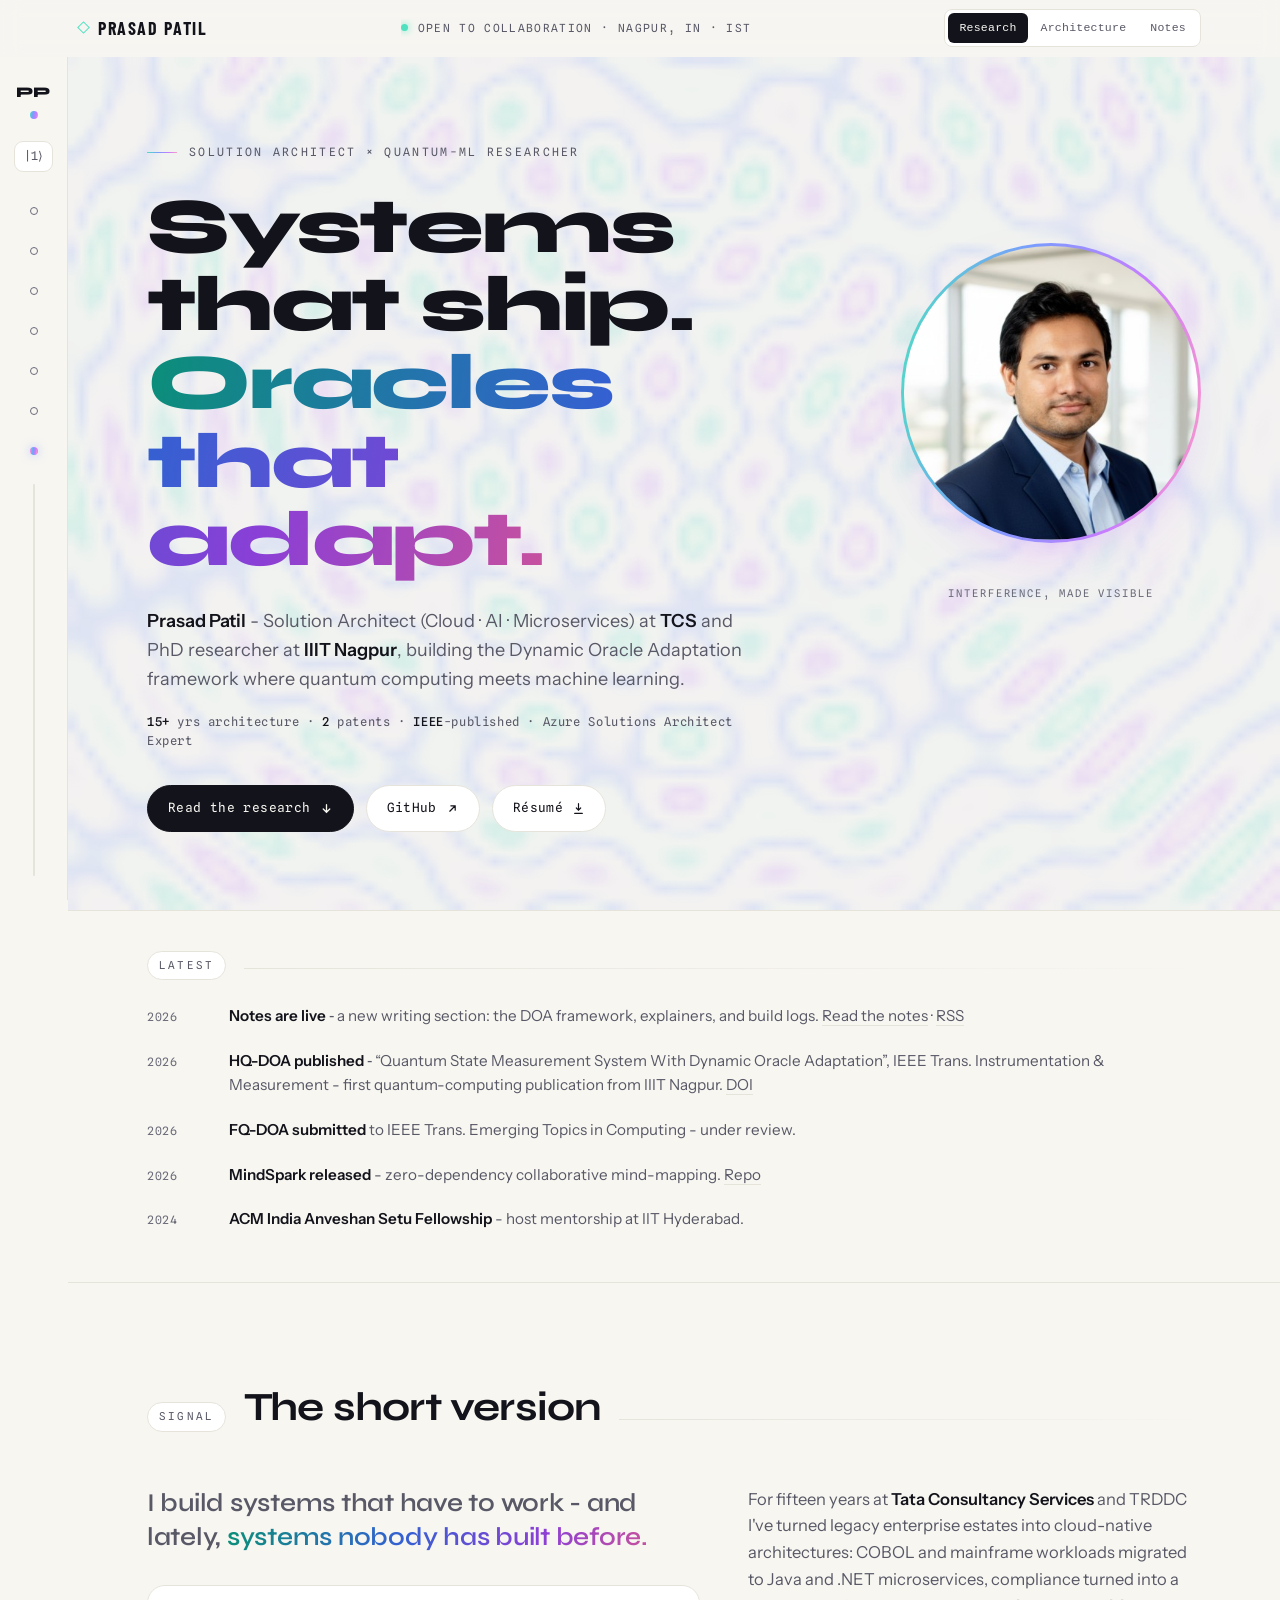
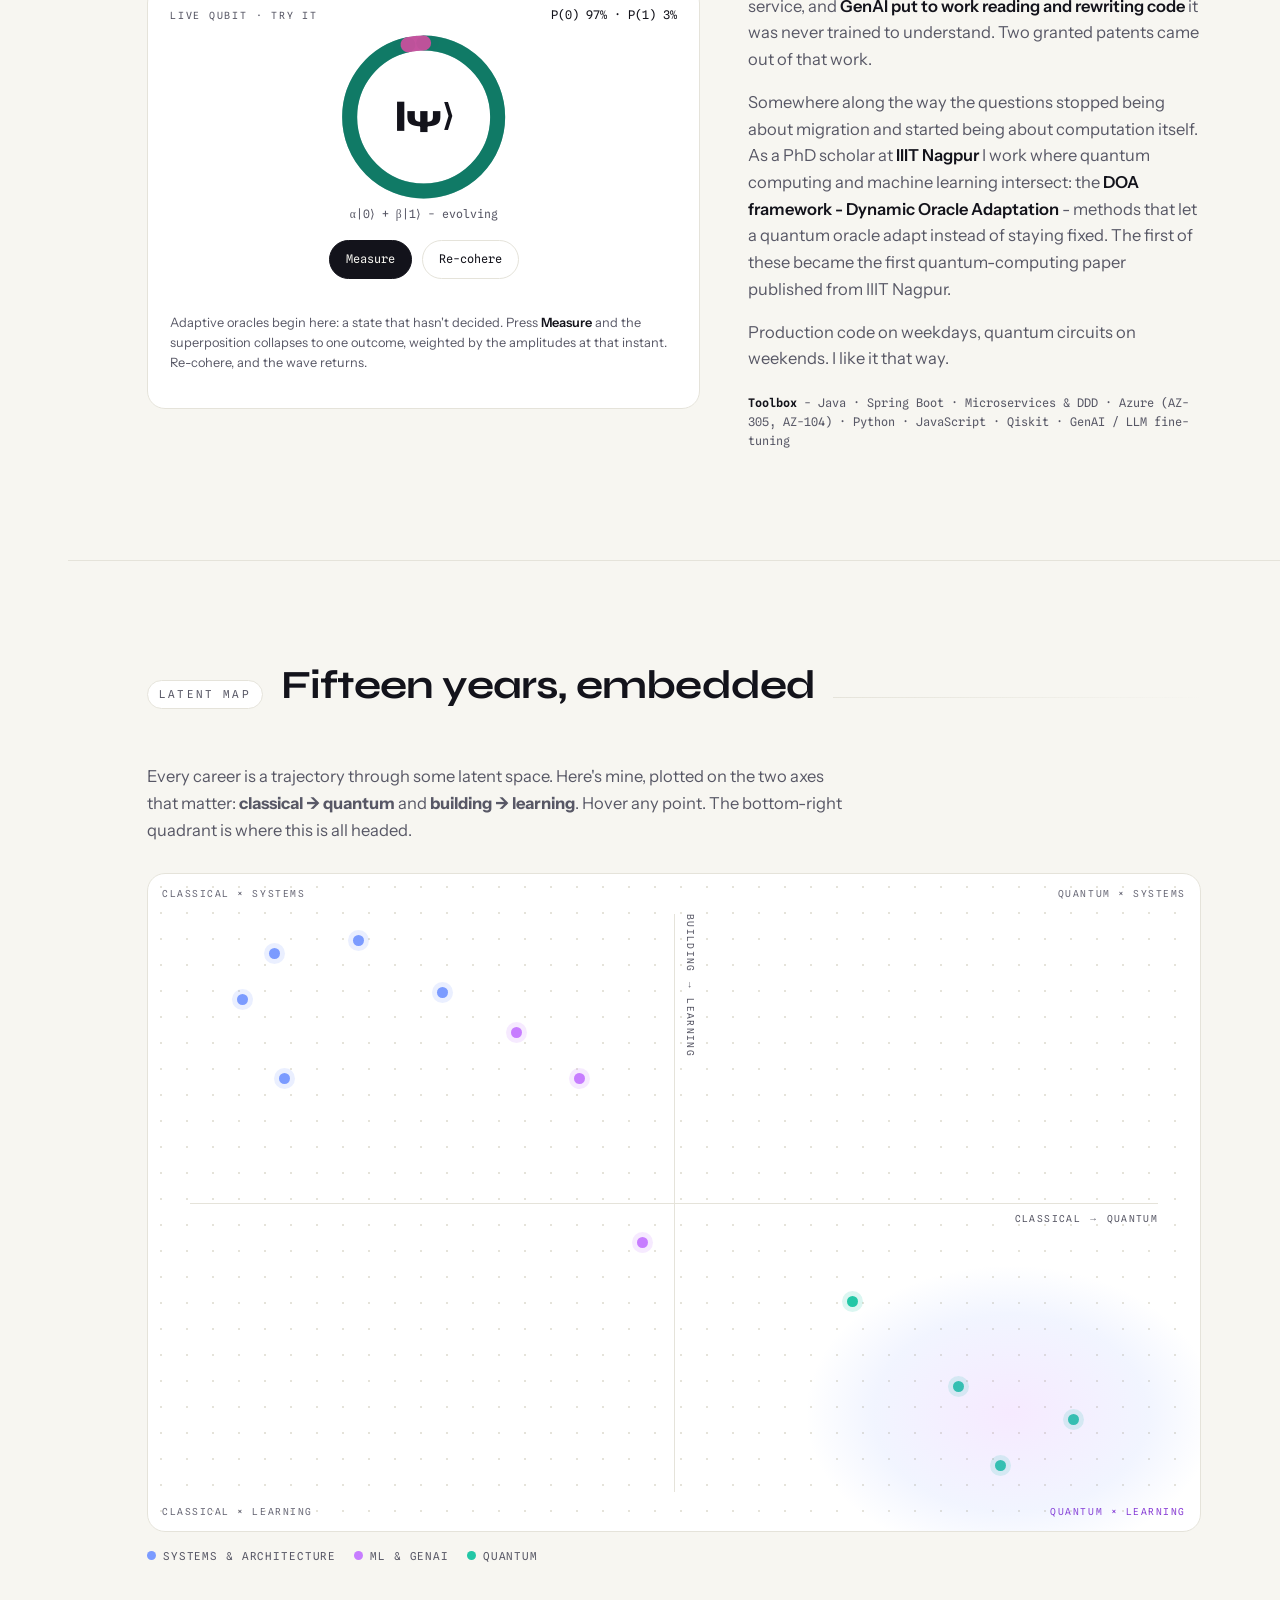
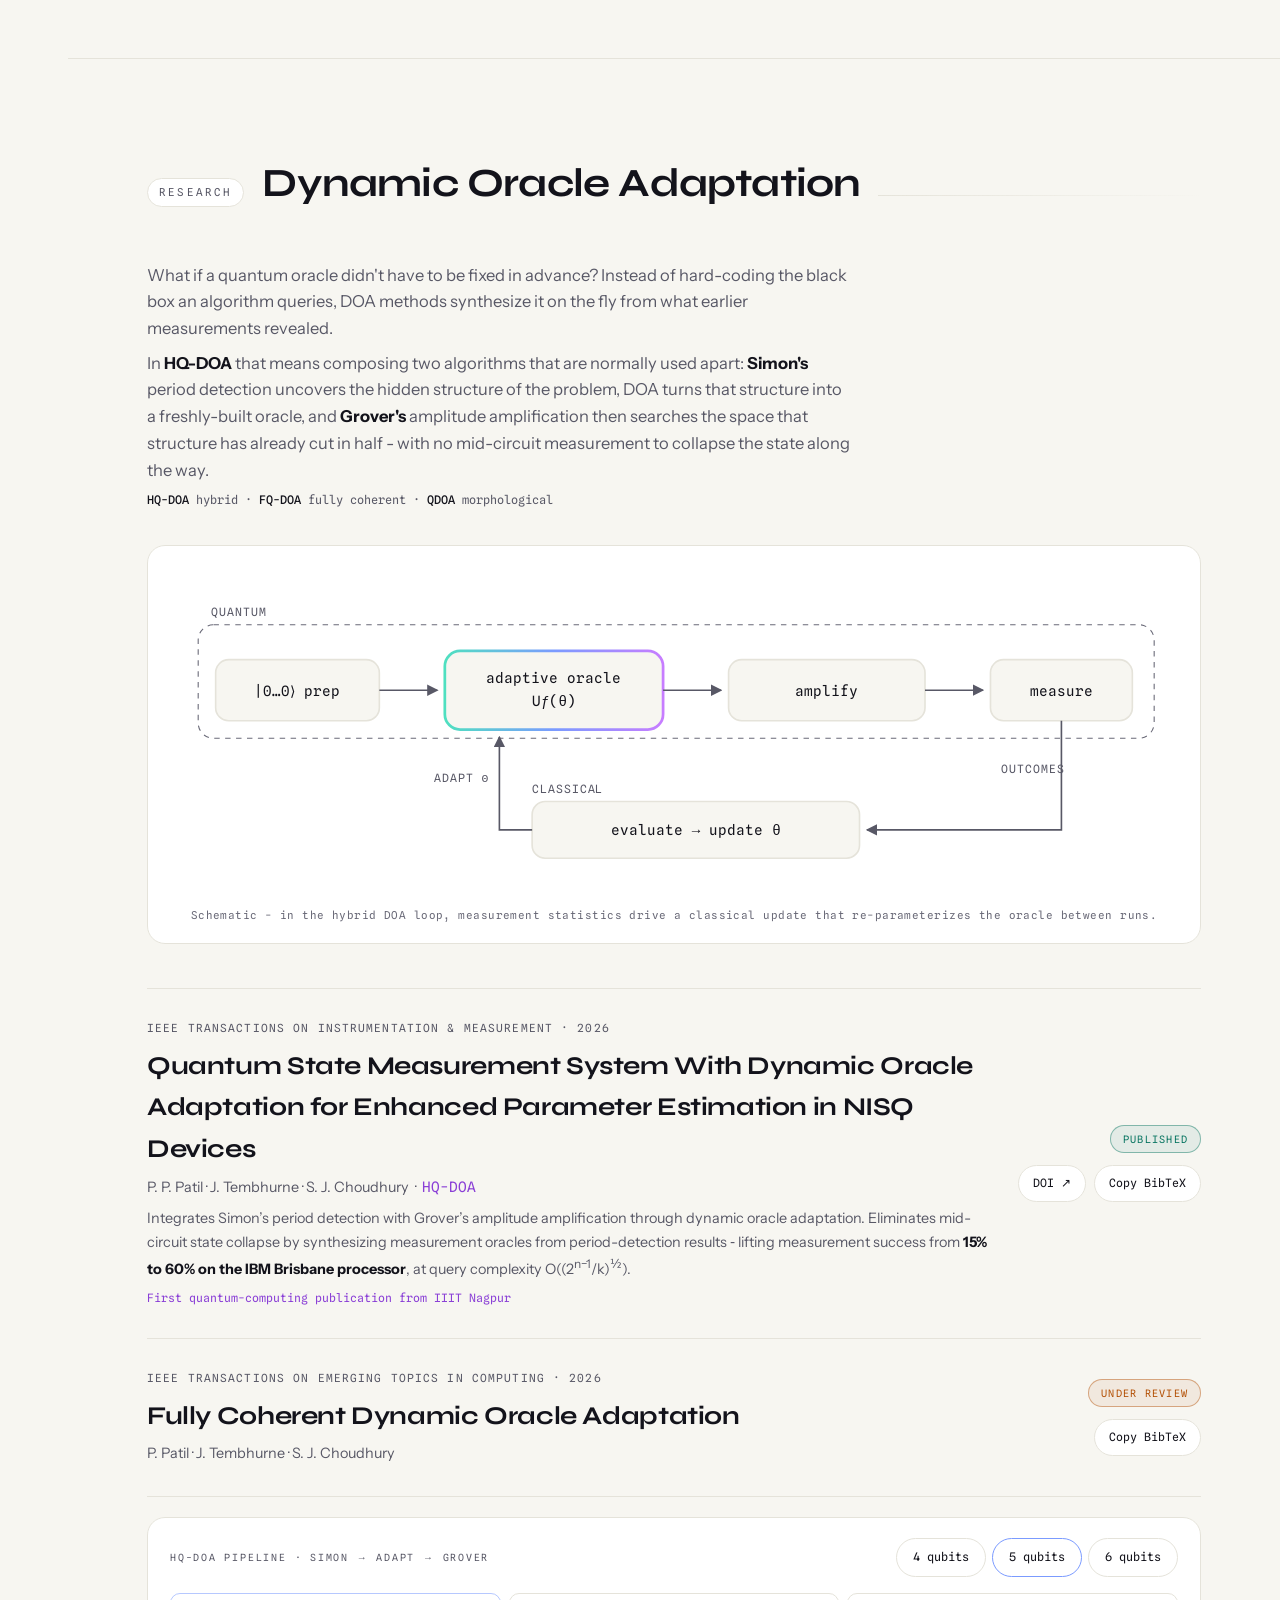
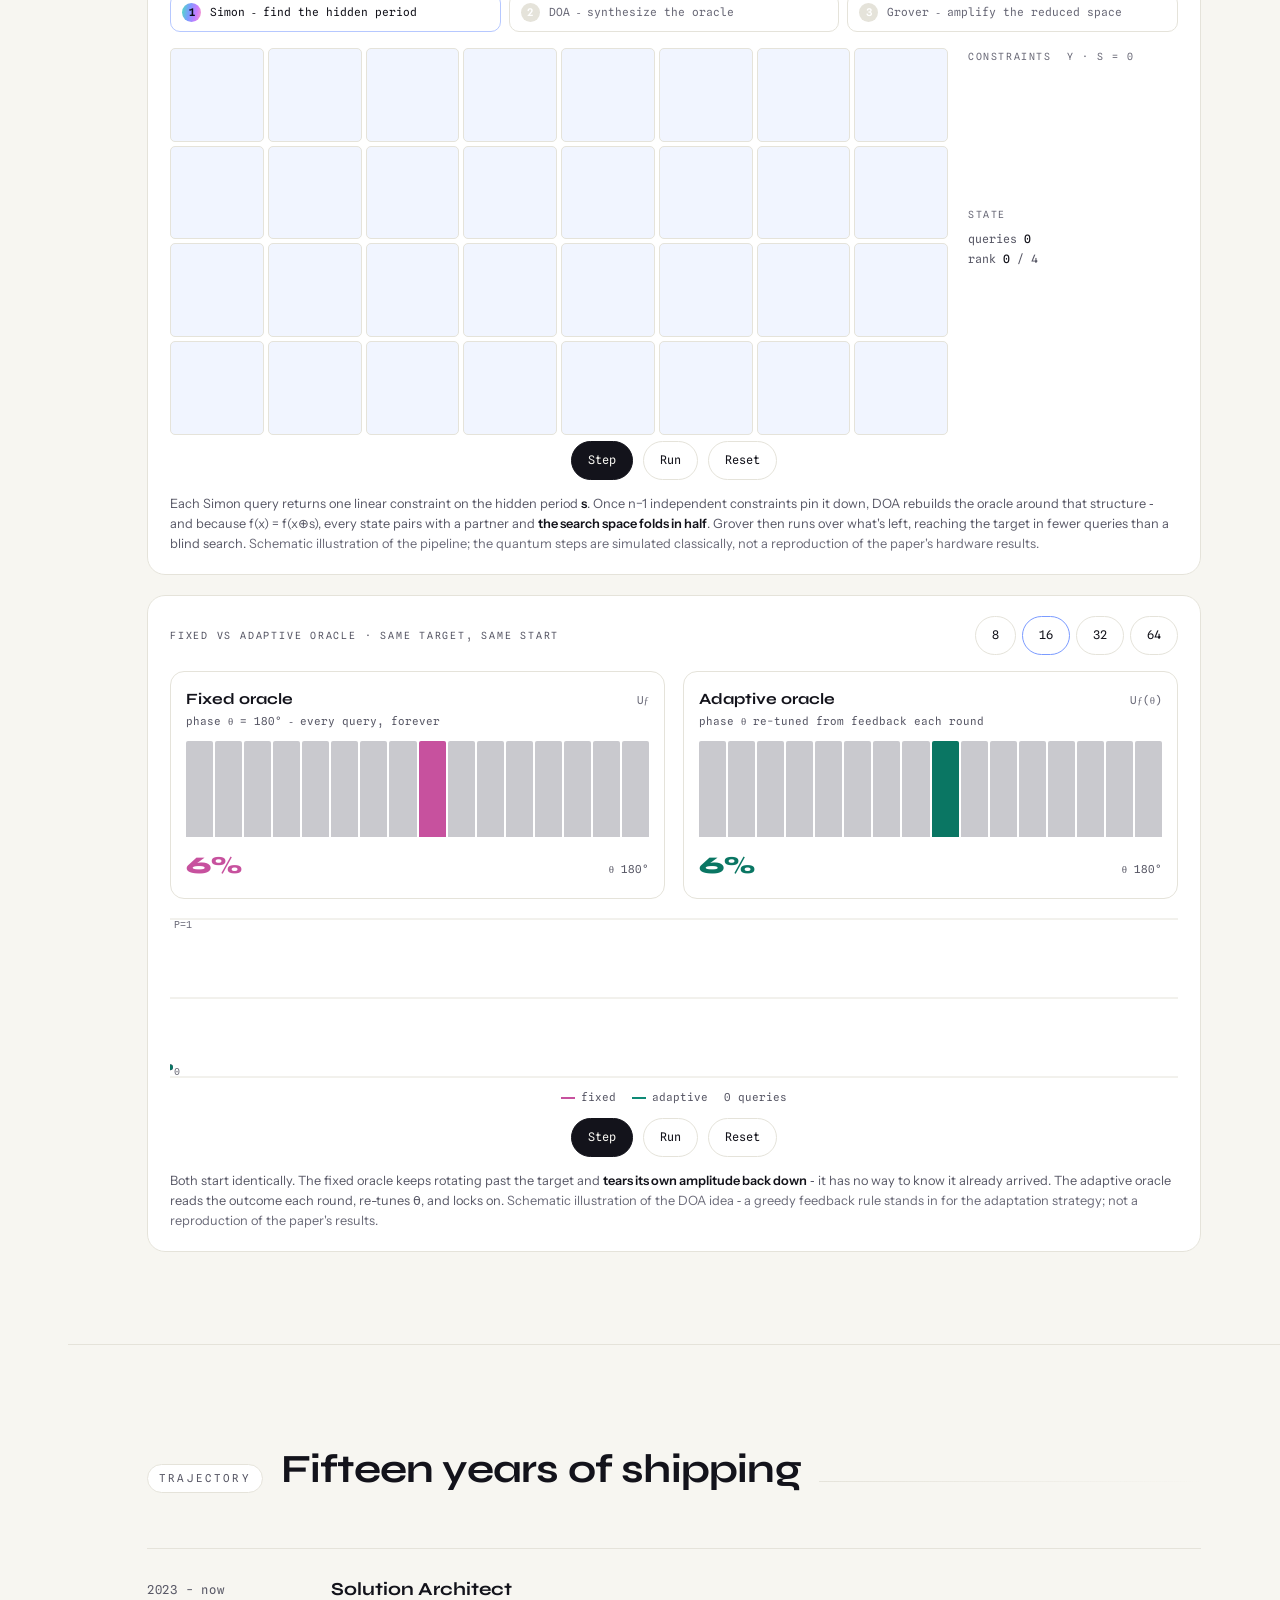
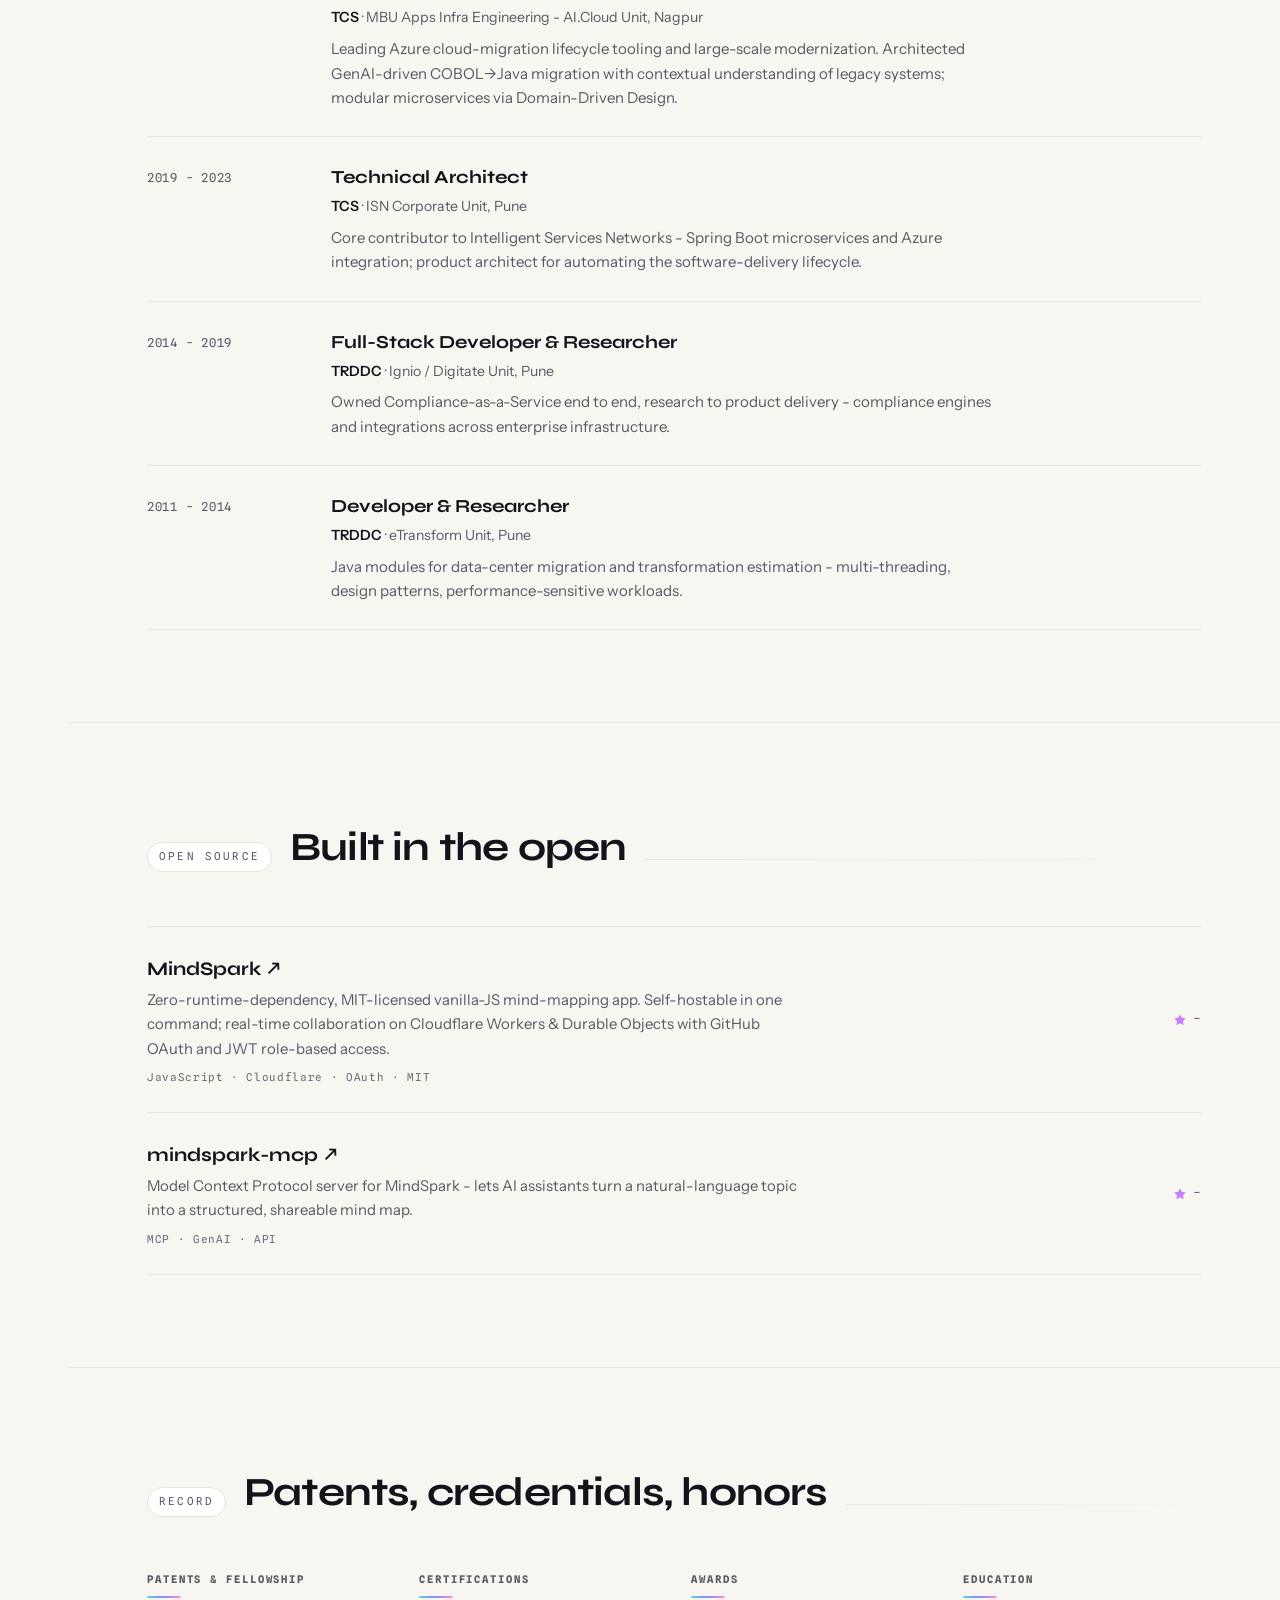
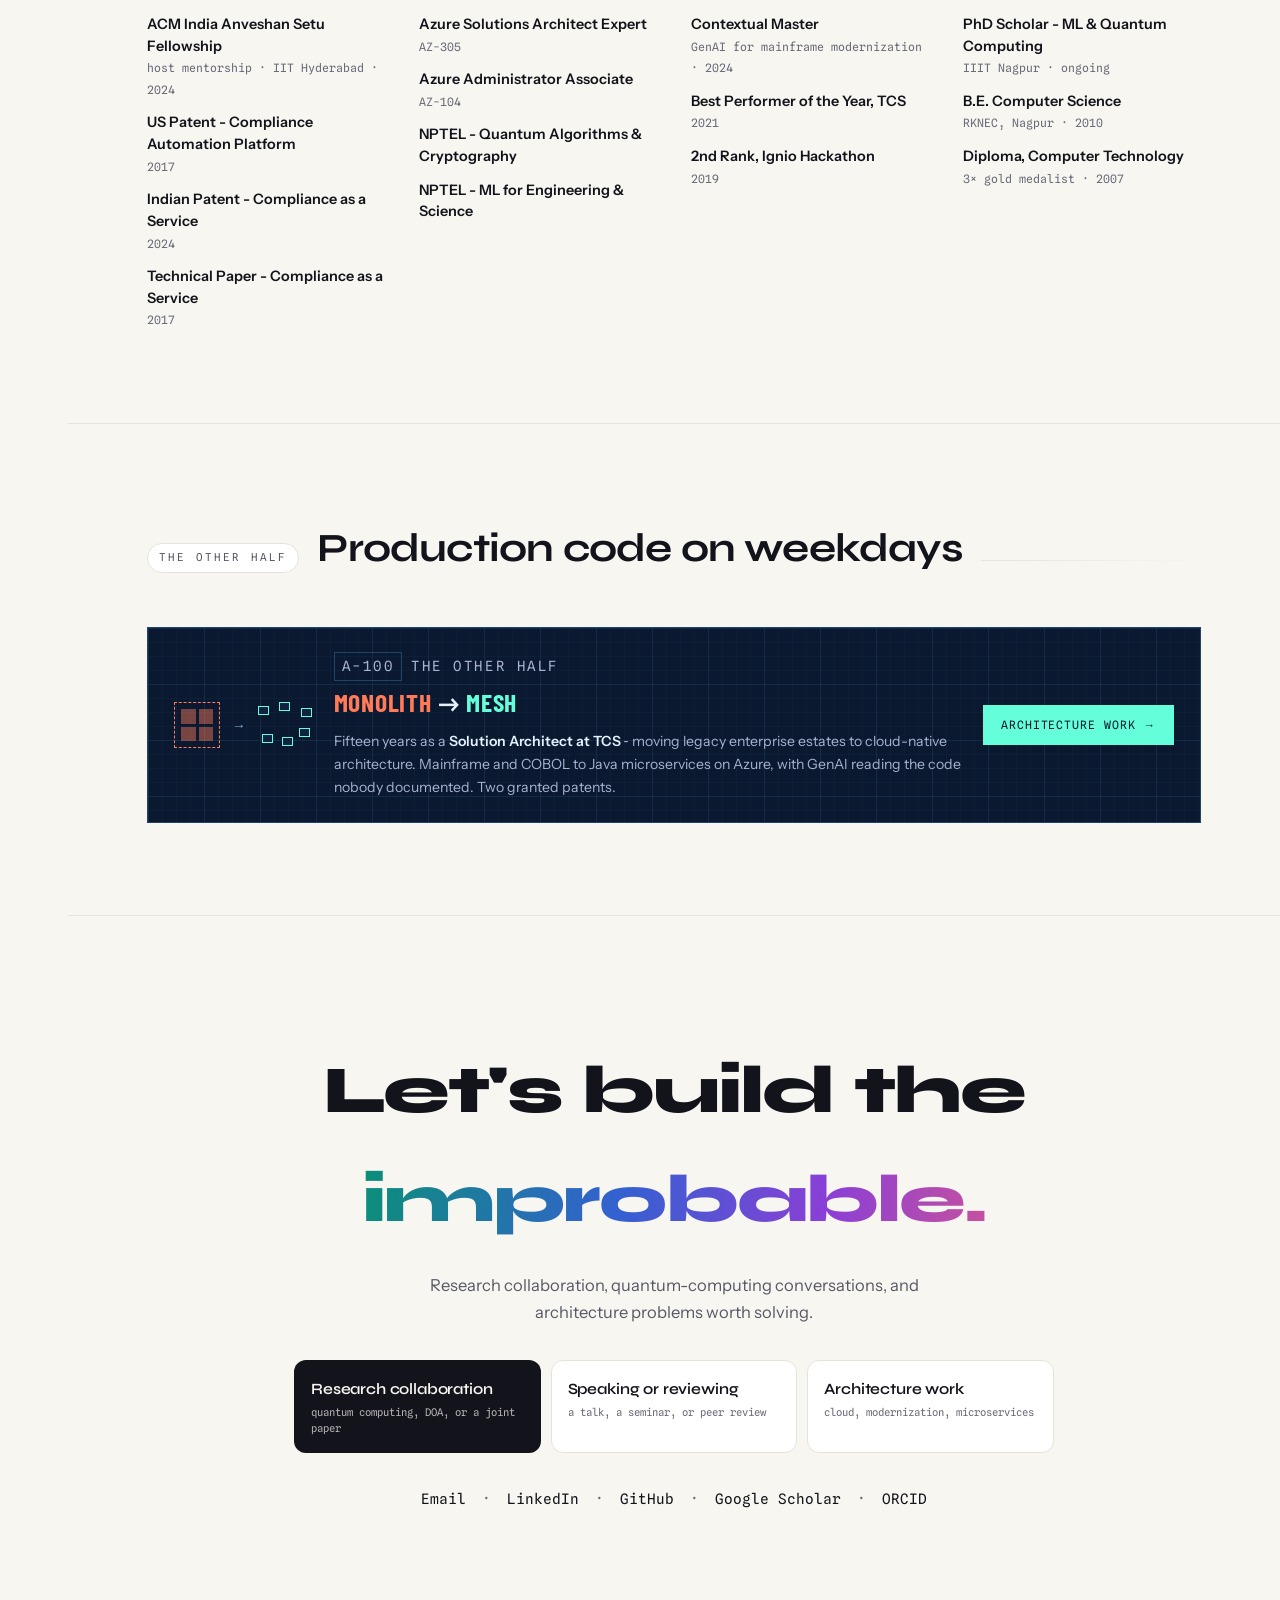
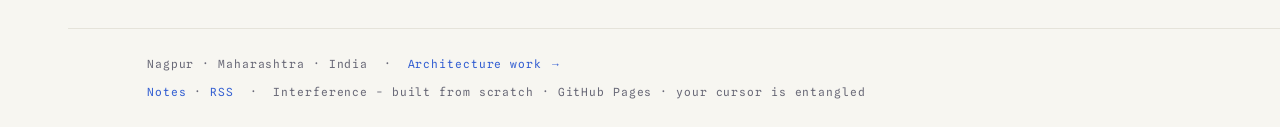
<file: index.html>
<!DOCTYPE html>
<html lang="en">
<head>
<meta charset="UTF-8">
<meta name="viewport" content="width=device-width, initial-scale=1.0">
<meta name="color-scheme" content="light dark">
<title>Prasad Patil - Systems that ship, oracles that adapt</title>
<meta name="description" content="Prasad Patil - Solution Architect (Cloud · AI · Microservices) at TCS and PhD researcher at IIIT Nagpur, building the Dynamic Oracle Adaptation framework at the intersection of quantum computing and machine learning.">
<link rel="icon" href="favicon.svg" type="image/svg+xml">
<link rel="icon" href="favicon-32.png" sizes="32x32" type="image/png">
<link rel="apple-touch-icon" href="apple-touch-icon.png">
<meta property="og:type" content="website">
<meta property="og:title" content="Prasad Patil - Systems that ship, oracles that adapt">
<meta property="og:description" content="Solution Architect at TCS · PhD researcher at IIIT Nagpur · Dynamic Oracle Adaptation, where quantum computing meets machine learning.">
<meta property="og:url" content="https://prasadpatil25.github.io/prasadpatil25/">
<meta property="og:image" content="https://prasadpatil25.github.io/prasadpatil25/og-card.png">
<meta property="og:image:width" content="1200">
<meta property="og:image:height" content="630">
<link rel="canonical" href="https://prasadpatil25.github.io/prasadpatil25/">
<link rel="alternate" type="application/rss+xml" title="Prasad Patil - Notes (RSS)" href="feed.xml">
<meta name="theme-color" content="#F7F6F1" media="(prefers-color-scheme: light)">
<meta name="theme-color" content="#0E0E16" media="(prefers-color-scheme: dark)">
<meta name="twitter:card" content="summary_large_image">
<script data-goatcounter="https://prasadpatil25.goatcounter.com/count" async src="//gc.zgo.at/count.js"></script>
<script type="application/ld+json">{"@context":"https://schema.org","@type":"Person","name":"Prasad Patil","url":"https://prasadpatil25.github.io/prasadpatil25/","image":"https://prasadpatil25.github.io/prasadpatil25/og-card.png","jobTitle":["Solution Architect","PhD Researcher"],"worksFor":{"@type":"Organization","name":"Tata Consultancy Services"},"affiliation":{"@type":"CollegeOrUniversity","name":"IIIT Nagpur"},"alumniOf":[{"@type":"CollegeOrUniversity","name":"Shri Ramdeobaba Kamla Nehru Engineering College"}],"sameAs":["https://github.com/prasadpatil25","https://www.linkedin.com/in/prasad-p-patil"],"knowsAbout":["Quantum Computing","Machine Learning","Cloud Architecture","Microservices"],"identifier":{"@type":"PropertyValue","propertyID":"ORCID","value":"https://orcid.org/0009-0007-0306-4981"}}</script>
<script type="application/ld+json">{"@context":"https://schema.org","@type":"ScholarlyArticle","name":"Quantum State Measurement System With Dynamic Oracle Adaptation for Enhanced Parameter Estimation in NISQ Devices","author":[{"@type":"Person","name":"Prasad Prakash Patil"},{"@type":"Person","name":"Jitendra Tembhurne"},{"@type":"Person","name":"Suvra Jyoti Choudhury"}],"isPartOf":{"@type":"Periodical","name":"IEEE Transactions on Instrumentation and Measurement"},"datePublished":"2026","sameAs":"https://doi.org/10.1109/TIM.2026.3659640"}</script>
<link rel="preconnect" href="https://fonts.googleapis.com">
<link rel="preconnect" href="https://fonts.gstatic.com" crossorigin>
<link href="https://fonts.googleapis.com/css2?family=Barlow+Condensed:wght@700&family=Syne:wght@500;600;700;800&family=Instrument+Sans:wght@400;500;600&family=Spline+Sans+Mono:wght@400;500&display=swap" rel="stylesheet">
<style>
  :root{
    --paper:#F7F6F1; --paper2:#FFFFFF; --ink:#13131B; --mut:#585866; --dim:#6A6A78; --hair:#E5E3DA;
    --ir1:#4FE0C0; --ir2:#7B9BFF; --ir3:#C77DFF; --ir4:#FF9BC5;
    --grad:linear-gradient(100deg,var(--ir1),var(--ir2) 38%,var(--ir3) 72%,var(--ir4));
    --pub:#0A7663; --rev:#B45309; --k0:#0A7663; --k1:#C7519E;
    /* text-safe accent variants: the bright iridescents fail WCAG as text on
       paper, so anything that is TYPE uses these; borders/dots keep the originals */
    --ir2t:#3560D2; --ir3t:#8A3FD6;
    --grad-text:linear-gradient(100deg,#0B8F78,#3560D2 42%,#8A3FD6 74%,#C7519E);
    --fd:"Syne"; --fb:"Instrument Sans"; --fm:"Spline Sans Mono";
    --ease:cubic-bezier(.22,.61,.36,1);
    --railw:68px; --pad:clamp(20px,4.5vw,48px);
    --tbbg:color-mix(in srgb,var(--paper) 90%,transparent); --tbline:var(--hair);
    --tbpanel:var(--paper2); --tbacc:var(--ir1); --tbmut:var(--mut);
  }
  html[data-theme="dark"]{
    --paper:#0E0E16; --paper2:#161623; --ink:#ECEBF5; --mut:#A6A4BA; --dim:#84829B; --hair:#262639;
    --pub:#2FD4B5; --rev:#F2A65A; --k0:#2FD4B5; --k1:#FF8FC8;
    --ir2t:#7B9BFF; --ir3t:#C77DFF; --grad-text:var(--grad);
  }
  html[data-theme="dark"] .ls-tip{box-shadow:0 18px 44px -18px rgba(0,0,0,.6);}
  *{box-sizing:border-box;}
  html{scroll-behavior:smooth; scroll-padding-top:70px;}
  @media (prefers-reduced-motion: reduce){html{scroll-behavior:auto;}}
  body{margin:0; background:var(--paper); color:var(--ink); font-family:var(--fb),system-ui,sans-serif;
    font-size:16.5px; line-height:1.62; -webkit-font-smoothing:antialiased; overflow-x:hidden;}
  ::selection{background:var(--ir3); color:#fff;}
  a{color:inherit; text-decoration:none;}
  button{font:inherit; color:inherit;}
  :focus-visible{outline:2px solid var(--ir2); outline-offset:3px; border-radius:4px;}
  .mono{font-family:var(--fm),monospace;}
  .g-ink{background:var(--grad-text); -webkit-background-clip:text; background-clip:text; color:transparent;}

  /* ===== left rail ===== */
  .rail{position:fixed; top:57px; bottom:0; left:0; width:var(--railw); z-index:60;
    display:flex; flex-direction:column; align-items:center; padding:24px 0; gap:22px;
    border-right:1px solid var(--hair); background:color-mix(in srgb,var(--paper) 86%,transparent); backdrop-filter:blur(8px);}
  .rail .mark{font-family:var(--fd); font-weight:800; font-size:.92rem; letter-spacing:.02em;}
  .rail .mark i{display:block; width:8px; height:8px; margin:6px auto 0; border-radius:50%; background:var(--grad);}
  .rail nav{display:flex; flex-direction:column; gap:18px; margin-top:6px;}
  .rail nav a{position:relative; display:grid; place-items:center; width:22px; height:22px;}
  .rail nav a i{width:8px; height:8px; border-radius:50%; border:1.5px solid var(--dim); transition:.25s var(--ease); background:transparent;}
  .rail nav a:hover i{border-color:var(--ink);}
  .rail nav a.on i{background:var(--grad); border-color:transparent; box-shadow:0 0 10px rgba(123,155,255,.55);}
  .rail nav a span{position:absolute; left:30px; top:50%; transform:translate(-6px,-50%); opacity:0; pointer-events:none;
    font-family:var(--fm); font-size:.6rem; letter-spacing:.16em; text-transform:uppercase; color:var(--mut);
    background:var(--paper2); border:1px solid var(--hair); border-radius:6px; padding:4px 9px; white-space:nowrap;
    transition:.22s var(--ease); box-shadow:0 6px 18px -10px rgba(19,19,27,.25);}
  .rail nav a:hover span, .rail nav a:focus-visible span{opacity:1; transform:translate(0,-50%);}
  .rail .track{flex:1; width:2px; background:var(--hair); border-radius:2px; position:relative; overflow:hidden;}
  .rail .track b{position:absolute; top:0; left:0; width:100%; height:0; background:var(--grad);}
  .kbtn{font-family:var(--fm); font-size:.74rem; border:1px solid var(--hair); border-radius:9px; padding:5px 9px;
    background:var(--paper2); cursor:pointer; color:var(--mut); transition:.2s var(--ease);}
  .kbtn:hover{color:var(--ink); border-color:var(--ir2);}

  .topbar .topbar-mid nav.sect{display:none;}

  .page{margin-left:var(--railw);}
  .wrap{max-width:1150px; margin:0 auto; padding-inline:var(--pad);}

  @media(max-width:980px){ .page{margin-left:0;} .topbar .topbar-mid .status{display:none;} .topbar .topbar-mid nav.sect{display:none;} }

  /* ===== hero ===== */
  .hero{position:relative; overflow:hidden;}
  #field{position:absolute; inset:0; width:100%; height:100%; pointer-events:none;}
  .hero-in{position:relative; z-index:1; display:grid; grid-template-columns:1.22fr .78fr; gap:56px; align-items:start;
    padding:86px var(--pad) 78px;}
  .kick{font-family:var(--fm); font-size:.72rem; letter-spacing:.2em; text-transform:uppercase; color:var(--mut); margin:0 0 26px;
    display:flex; align-items:center; gap:12px;}
  .kick::before{content:""; width:30px; height:1px; background:var(--grad);}
  h1{font-family:var(--fd); font-weight:800; font-size:clamp(2.5rem,6.4vw,4.9rem); line-height:1.0; letter-spacing:-.028em; margin:0 0 26px;}
  .sub{font-size:1.13rem; color:var(--mut); max-width:52ch; margin:0 0 18px;}
  .sub b{color:var(--ink); font-weight:600;}
  .facts{font-family:var(--fm); font-size:.76rem; letter-spacing:.05em; color:var(--mut); margin:0 0 34px;}
  .facts b{color:var(--ink); font-weight:500;}
  .cta{display:flex; flex-wrap:wrap; gap:12px;}
  .pill{display:inline-flex; align-items:center; gap:9px; font-family:var(--fm); font-size:.8rem; letter-spacing:.03em;
    padding:12px 20px; border-radius:999px; border:1px solid var(--hair); background:var(--paper2); transition:.24s var(--ease);}
  .pill:hover{transform:translateY(-2px); box-shadow:0 1px 0 0 var(--ir2) inset, 0 14px 30px -16px rgba(123,155,255,.55); border-color:var(--ir2);}
  .pill.solid{background:var(--ink); color:var(--paper); border-color:var(--ink);}
  .pill.solid:hover{box-shadow:0 16px 34px -16px rgba(19,19,27,.5);}
  .pill svg{width:13px; height:13px;}
  .arch-wrap{width:min(100%,300px); margin-left:auto; display:grid; justify-items:center; gap:42px; padding-top:100px;}
  .arch{width:100%; aspect-ratio:1; padding:3px; border-radius:50%; background:var(--grad);
    box-shadow:0 24px 60px -28px rgba(199,125,255,.55);}
  .arch img{width:100%; height:100%; object-fit:cover; display:block; border-radius:50%;}
  .arch-cap{font-family:var(--fm); font-size:.66rem; letter-spacing:.18em; text-transform:uppercase; color:var(--dim);}
  @media(max-width:880px){
    .hero-in{grid-template-columns:1fr; gap:40px; padding:56px var(--pad) 62px;}
    .arch-wrap{order:-1; width:min(64vw,240px); margin:0 auto; padding-top:0; gap:34px;} .arch{width:100%;}
  }

  /* ===== sections ===== */
  .sec{padding:92px 0; border-top:1px solid var(--hair); position:relative; z-index:1;}
  .sh{display:flex; align-items:baseline; gap:18px; margin-bottom:46px; flex-wrap:wrap;}
  .sh .lab{font-family:var(--fm); font-size:.68rem; letter-spacing:.2em; text-transform:uppercase; color:var(--mut); white-space:nowrap;
    padding:5px 11px; border:1px solid var(--hair); border-radius:999px; background:var(--paper2);}
  .sh h2{font-family:var(--fd); font-weight:700; font-size:clamp(1.7rem,3.6vw,2.5rem); letter-spacing:-.02em; margin:0;}
  .sh .rule{flex:1; min-width:60px; height:1px; background:linear-gradient(90deg,var(--hair),transparent);}

  /* latest */
  .latest{padding:40px 0;}
  .lt{display:grid; grid-template-columns:64px 1fr; gap:18px; padding:10px 0; font-size:.95rem; color:var(--mut); align-items:baseline;}
  .lt .d{font-family:var(--fm); font-size:.72rem; letter-spacing:.06em; color:var(--dim);}
  .lt b{color:var(--ink); font-weight:600;}
  .lt a{border-bottom:1px solid var(--hair); transition:border-color .2s;}
  .lt a:hover{border-color:var(--ir2);}

  /* DOA figure */
  .doa-fig{margin:6px 0 44px; padding:22px 24px 18px; border:1px solid var(--hair); border-radius:18px; background:var(--paper2);}
  .doa-fig svg{width:100%; height:auto; display:block;}
  .doa-fig figcaption{font-family:var(--fm); font-size:.68rem; color:var(--dim); margin-top:12px; text-align:center; letter-spacing:.04em;}
  .doa-fig .nd{fill:var(--paper); stroke:var(--hair); stroke-width:1.5;}
  .doa-fig text{font-family:var(--fm),monospace; font-size:13px; fill:var(--ink);}
  .doa-fig .t2{font-size:10.5px; fill:var(--mut); letter-spacing:.08em; text-transform:uppercase;}
  .doa-fig .ln{stroke:var(--mut); stroke-width:1.5; fill:none;}
  .doa-fig .dsh{stroke:var(--dim); stroke-dasharray:5 5; fill:none; stroke-width:1;}

  /* narrow phones: the interactive panels need more vertical room */
  @media(max-width:520px){
    .ls-field{aspect-ratio:1;}
    .quad{font-size:.52rem; letter-spacing:.10em;}
    .axl{font-size:.52rem;}
    .dotb{width:22px; height:22px;}
    .ls-tip{max-width:200px;}
    .hq-grid{gap:3px;}
    .hq-eqs{min-height:auto;}
    .dd-plot{height:130px;}
    .q-btn{padding:8px 13px;}
  }

  /* shared selector rows (qubit / N pickers) */
  .g-n{display:flex; gap:6px; flex-wrap:wrap;}
  .nbtn{padding:6px 12px; font-size:.7rem;}
  .nbtn.on{border-color:var(--ir2); color:var(--ink);}

  /* HQ-DOA pipeline */
  .hq{margin-top:20px; background:var(--paper2); border:1px solid var(--hair); border-radius:18px; padding:20px 22px;}
  .hq-steps{list-style:none; display:grid; grid-template-columns:repeat(3,1fr); gap:8px; margin:16px 0 4px; padding:0;}
  @media(max-width:640px){.hq-steps{grid-template-columns:1fr;}}
  .hq-steps li{font-family:var(--fm); font-size:.7rem; color:var(--dim); border:1px solid var(--hair); border-radius:10px;
    padding:9px 11px; display:flex; align-items:center; gap:9px; transition:.3s var(--ease);}
  .hq-steps li b{width:19px; height:19px; border-radius:50%; display:grid; place-items:center; flex:none;
    background:var(--hair); color:var(--paper2); font-size:.66rem; font-weight:600;}
  .hq-steps li.on{color:var(--ink); border-color:color-mix(in srgb,var(--ir2) 55%,transparent);}
  .hq-steps li.on b{background:var(--grad); color:#0B0E1A;}
  .hq-steps li.done{color:var(--mut);} .hq-steps li.done b{background:var(--k0); color:#fff;}
  .hq-body{display:grid; grid-template-columns:1fr 210px; gap:20px; margin:16px 0 6px; align-items:start;}
  @media(max-width:640px){.hq-body{grid-template-columns:1fr;}}
  .hq-grid{display:grid; gap:4px;}
  .hq-cell{aspect-ratio:1; border-radius:5px; border:1px solid var(--hair); background:transparent;
    transition:background .35s var(--ease), opacity .4s var(--ease), transform .4s var(--ease), box-shadow .3s var(--ease);}
  .hq-cell.gone{opacity:0; transform:scale(.25);}
  .hq-cell.tgt{box-shadow:0 0 0 2px var(--k0);}
  @media (prefers-reduced-motion: reduce){.hq-cell{transition:none;}}
  .hq-h{font-family:var(--fm); font-size:.62rem; letter-spacing:.16em; text-transform:uppercase; color:var(--dim); margin:0 0 8px;}
  .hq-eqs{font-family:var(--fm); font-size:.72rem; line-height:1.75; color:var(--mut); min-height:120px;}
  .hq-eqs span{display:block;}
  .hq-eqs span.ind{color:var(--ink);}
  .hq-eqs span.dep{color:var(--dim);}
  .hq-read{font-family:var(--fm); font-size:.72rem; color:var(--mut); line-height:1.7; margin:0;}
  .hq-read b{color:var(--ink); font-weight:500;}
  .hq-read .win{color:var(--k0);}
  /* DOA head-to-head */
  .dd{margin-top:20px; background:var(--paper2); border:1px solid var(--hair); border-radius:18px; padding:20px 22px;}
  .dd-grid{display:grid; grid-template-columns:1fr 1fr; gap:18px; margin:16px 0 4px;}
  @media(max-width:720px){.dd-grid{grid-template-columns:1fr;}}
  .dd-p{border:1px solid var(--hair); border-radius:14px; padding:14px 15px 12px;}
  .dd-p.win{border-color:color-mix(in srgb,var(--k0) 55%,transparent);}
  .dd-t{display:flex; justify-content:space-between; align-items:baseline; gap:10px; margin-bottom:2px;}
  .dd-t h4{font-family:var(--fd); font-weight:700; font-size:.98rem; margin:0;}
  .dd-t .u{font-family:var(--fm); font-size:.68rem; color:var(--dim);}
  .dd-f{font-family:var(--fm); font-size:.68rem; color:var(--mut); margin:0 0 10px;}
  .dd-bars{display:flex; align-items:flex-end; gap:2px; height:96px;}
  .dd-bar{flex:1; min-height:2px; border-radius:2px 2px 0 0; background:color-mix(in srgb,var(--mut) 32%,transparent); transition:height .22s var(--ease);}
  @media (prefers-reduced-motion: reduce){.dd-bar{transition:none;}}
  .dd-p.fx .dd-bar.m{background:var(--k1);} .dd-p.ad .dd-bar.m{background:var(--k0);}
  .dd-n{display:flex; justify-content:space-between; align-items:baseline; margin-top:10px;}
  .dd-n b{font-family:var(--fd); font-weight:800; font-size:1.5rem; letter-spacing:-.02em; font-variant-numeric:tabular-nums;}
  .dd-p.fx .dd-n b{color:var(--k1);} .dd-p.ad .dd-n b{color:var(--k0);}
  .dd-n span{font-family:var(--fm); font-size:.68rem; color:var(--mut);}
  .dd-plot{position:relative; height:170px; margin:14px 0 6px;}
  .dd-plot canvas{position:absolute; inset:0; width:100%; height:100%;}
  .dd-key{display:flex; gap:16px; justify-content:center; font-family:var(--fm); font-size:.68rem; color:var(--mut); margin-bottom:12px;}
  .dd-key i{display:inline-block; width:14px; height:2px; margin-right:6px; vertical-align:middle;}

  /* superposition-collapse titles */
  .qt{position:relative; display:inline-block;}
  .qt::before,.qt::after{content:attr(data-t); position:absolute; inset:0; pointer-events:none; transition:transform .8s var(--ease), opacity .8s var(--ease);}
  .qt::before{color:var(--ir1); transform:translate(-7px,4px); opacity:.6; filter:blur(.5px);}
  .qt::after{color:var(--ir4); transform:translate(7px,-4px); opacity:.6; filter:blur(.5px);}
  .qt.in::before,.qt.in::after{transform:translate(0,0); opacity:0;}
  @media (prefers-reduced-motion: reduce){.qt::before,.qt::after{display:none;}}

  .reveal{opacity:0; transform:translateY(16px); transition:opacity .7s var(--ease), transform .7s var(--ease);}
  .reveal.in{opacity:1; transform:none;}
  @media (prefers-reduced-motion: reduce){.reveal{opacity:1; transform:none; transition:none;}}

  /* about */
  .sig-grid{display:grid; grid-template-columns:1.1fr .9fr; gap:48px; align-items:start;}
  .sig-grid .lead{font-family:var(--fd); font-weight:600; font-size:clamp(1.25rem,2.4vw,1.6rem); line-height:1.35; letter-spacing:-.01em; margin:0;}
  .sig-grid .lead em{font-style:normal; background:var(--grad-text); -webkit-background-clip:text; background-clip:text; color:transparent;}
  .sig-grid p{color:var(--mut); margin:0 0 16px;}
  .sig-grid p b{color:var(--ink); font-weight:600;}
  @media(max-width:820px){.sig-grid{grid-template-columns:1fr; gap:24px;}}
  .qubit{margin-top:30px; background:var(--paper2); border:1px solid var(--hair); border-radius:18px; padding:20px 22px;}
  .q-head{display:flex; justify-content:space-between; align-items:center; gap:12px; margin-bottom:4px; flex-wrap:wrap;}
  .q-lab{font-family:var(--fm); font-size:.62rem; letter-spacing:.18em; text-transform:uppercase; color:var(--mut);}
  .q-state{font-family:var(--fm); font-size:.74rem; color:var(--ink);}
  .q-viz{position:relative; height:176px; display:grid; place-items:center;}
  .q-viz canvas{position:absolute; inset:0; width:100%; height:100%;}
  .q-ket{position:relative; z-index:1; font-family:var(--fd); font-weight:800; font-size:1.9rem; letter-spacing:-.02em;}
  .q-ket.sup{animation:qflk 1.7s var(--ease) infinite;}
  .q-ket.o0{color:var(--k0);} .q-ket.o1{color:var(--k1);}
  @keyframes qflk{0%,100%{opacity:.35}50%{opacity:.95}}
  @media (prefers-reduced-motion: reduce){.q-ket.sup{animation:none; opacity:.75;}}
  .q-read{font-family:var(--fm); font-size:.72rem; color:var(--mut); text-align:center; margin:2px 0 14px;}
  .q-act{display:flex; gap:10px; justify-content:center; flex-wrap:wrap;}
  .q-btn{font-family:var(--fm); font-size:.74rem; padding:9px 16px; border-radius:999px; border:1px solid var(--hair);
    background:var(--paper2); cursor:pointer; transition:.2s var(--ease);}
  .q-btn:hover{border-color:var(--ir2); transform:translateY(-1px);}
  .q-btn.solid{background:var(--ink); color:var(--paper); border-color:var(--ink);}
  .q-hist{display:flex; gap:6px; justify-content:center; flex-wrap:wrap; margin-top:14px; min-height:20px;}
  .q-hist b{font-family:var(--fm); font-weight:500; font-size:.7rem; padding:2px 7px; border-radius:6px; border:1px solid var(--hair);}
  .q-hist b.o0{color:var(--k0); border-color:color-mix(in srgb,var(--k0) 45%,transparent);}
  .q-hist b.o1{color:var(--k1); border-color:color-mix(in srgb,var(--k1) 45%,transparent);}
  .q-cap{font-size:.8rem; color:var(--mut); margin:14px 0 0; line-height:1.55;}
  .q-cap b{color:var(--ink); font-weight:600;}

  /* latent map */
  .map-intro{color:var(--mut); max-width:64ch; margin:0 0 30px;}
  .ls-field{position:relative; width:100%; aspect-ratio:16/10; background:var(--paper2); border:1px solid var(--hair); border-radius:18px;
    background-image:radial-gradient(var(--hair) 1px, transparent 1px); background-size:26px 26px; overflow:hidden;}
  .ls-field::after{content:""; position:absolute; right:-8%; bottom:-12%; width:52%; height:60%; pointer-events:none;
    background:radial-gradient(closest-side, rgba(199,125,255,.16), rgba(123,155,255,.10) 50%, transparent 75%);}
  .ax{position:absolute; background:var(--hair);}
  .ax.h{left:4%; right:4%; top:50%; height:1px;}
  .ax.v{top:6%; bottom:6%; left:50%; width:1px;}
  .quad{position:absolute; font-family:var(--fm); font-size:.6rem; letter-spacing:.16em; text-transform:uppercase; color:var(--dim);}
  .quad.tl{top:12px; left:14px;} .quad.tr{top:12px; right:14px; text-align:right;}
  .quad.bl{bottom:12px; left:14px;} .quad.br{bottom:12px; right:14px; text-align:right; color:var(--ir3t);}
  .axl{position:absolute; font-family:var(--fm); font-size:.6rem; letter-spacing:.14em; text-transform:uppercase; color:var(--mut);}
  .axl.x{right:4%; top:calc(50% + 8px);}
  .axl.y{left:calc(50% + 8px); top:6%; writing-mode:vertical-rl;}
  .dotb{position:absolute; transform:translate(-50%,-50%); width:26px; height:26px; display:grid; place-items:center;
    background:none; border:none; cursor:pointer; padding:0;}
  .dotb i{width:11px; height:11px; border-radius:50%; background:var(--dc,#7B9BFF);
    box-shadow:0 0 0 5px color-mix(in srgb,var(--dc,#7B9BFF) 16%,transparent); transition:.2s var(--ease);}
  .dotb:hover i,.dotb:focus-visible i{transform:scale(1.35); box-shadow:0 0 0 8px color-mix(in srgb,var(--dc,#7B9BFF) 20%,transparent);}
  .d-sys{--dc:#7B9BFF;} .d-ml{--dc:#C77DFF;} .d-q{--dc:#23C7A6;}
  .ls-tip{position:absolute; z-index:5; max-width:250px; background:var(--paper2); border:1px solid var(--hair); border-radius:12px;
    padding:12px 14px; box-shadow:0 18px 44px -18px rgba(19,19,27,.3); opacity:0; pointer-events:none; transition:opacity .18s var(--ease);}
  .ls-tip .t-name{font-family:var(--fd); font-weight:700; font-size:.92rem; margin:0 0 2px;}
  .ls-tip .t-meta{font-family:var(--fm); font-size:.64rem; letter-spacing:.08em; text-transform:uppercase; color:var(--mut); margin:0 0 6px;}
  .ls-tip .t-desc{font-size:.82rem; color:var(--mut); margin:0; line-height:1.5;}
  .legend{display:flex; flex-wrap:wrap; gap:18px; margin-top:16px; font-family:var(--fm); font-size:.68rem; letter-spacing:.08em; text-transform:uppercase; color:var(--mut);}
  .legend i{display:inline-block; width:9px; height:9px; border-radius:50%; margin-right:7px; vertical-align:baseline;}

  /* research rows */
  .paper{display:grid; grid-template-columns:1fr auto; gap:10px 28px; padding:30px 0; border-top:1px solid var(--hair); position:relative;}
  .paper:last-of-type{border-bottom:1px solid var(--hair);}
  .paper::before{content:""; position:absolute; left:-18px; top:18%; bottom:18%; width:3px; border-radius:3px; background:var(--grad);
    transform:scaleY(0); transform-origin:top; transition:transform .35s var(--ease);}
  .paper:hover::before{transform:scaleY(1);}
  .paper .venue{font-family:var(--fm); font-size:.7rem; letter-spacing:.1em; text-transform:uppercase; color:var(--mut); margin:0 0 8px;}
  .paper h3{font-family:var(--fd); font-weight:700; font-size:clamp(1.2rem,2.4vw,1.6rem); letter-spacing:-.015em; margin:0 0 6px;}
  .paper .auth{font-size:.9rem; color:var(--mut); margin:0;}
  .paper .first{font-family:var(--fm); font-size:.72rem; color:var(--ir3t); margin:8px 0 0;}
  .pr{display:flex; flex-direction:column; align-items:flex-end; gap:12px; justify-content:center;}
  .st{font-family:var(--fm); font-size:.64rem; letter-spacing:.12em; text-transform:uppercase; padding:5px 12px; border-radius:999px; border:1px solid;}
  .st.pub{color:var(--pub); border-color:color-mix(in srgb,var(--pub) 45%,transparent); background:color-mix(in srgb,var(--pub) 8%,transparent);}
  .st.rev{color:var(--rev); border-color:color-mix(in srgb,var(--rev) 45%,transparent); background:color-mix(in srgb,var(--rev) 8%,transparent);}
  .plinks{display:flex; gap:8px;}
  .plink{font-family:var(--fm); font-size:.72rem; padding:8px 14px; border:1px solid var(--hair); border-radius:999px; background:var(--paper2); cursor:pointer; transition:.2s;}
  .plink:hover{border-color:var(--ir2);}
  .doa-line{color:var(--mut); max-width:64ch; margin:0 0 8px;}
  .doa-chips{font-family:var(--fm); font-size:.74rem; color:var(--mut); margin:0 0 34px;}
  .doa-chips b{color:var(--ink); font-weight:500;}
  @media(max-width:720px){.paper{grid-template-columns:1fr;} .pr{flex-direction:row; align-items:center; justify-content:flex-start;}}

  /* trajectory */
  .tj{display:grid; grid-template-columns:150px 1fr; gap:8px 34px; padding:26px 0; border-top:1px solid var(--hair);}
  .tj:last-of-type{border-bottom:1px solid var(--hair);}
  .tj .yr{font-family:var(--fm); font-size:.76rem; letter-spacing:.06em; color:var(--mut); padding-top:5px;}
  .tj .role{font-family:var(--fd); font-weight:700; font-size:1.15rem; margin:0;}
  .tj .org{font-size:.88rem; color:var(--mut); margin:2px 0 8px;}
  .tj .org b{color:var(--ink); font-weight:600;}
  .tj p{font-size:.94rem; color:var(--mut); margin:0; max-width:66ch;}
  @media(max-width:640px){.tj{grid-template-columns:1fr; gap:4px;}}

  /* open source */
  .os{display:grid; grid-template-columns:1fr auto; gap:8px 28px; padding:26px 0; border-top:1px solid var(--hair); transition:.2s;}
  .os:last-of-type{border-bottom:1px solid var(--hair);}
  .os:hover h3{background:var(--grad); -webkit-background-clip:text; background-clip:text; color:transparent;}
  .os h3{font-family:var(--fd); font-weight:700; font-size:1.2rem; margin:0 0 4px; display:inline-flex; align-items:center; gap:10px; transition:.2s;}
  .os p{font-size:.93rem; color:var(--mut); margin:0; max-width:66ch;}
  .os .tags{font-family:var(--fm); font-size:.68rem; letter-spacing:.06em; color:var(--dim); margin-top:8px;}
  .os .stars{font-family:var(--fm); font-size:.8rem; color:var(--mut); display:flex; align-items:center; gap:6px; align-self:center;}
  .os .stars svg{width:14px; height:14px; fill:var(--ir3);}
  @media(max-width:640px){.os{grid-template-columns:1fr;}}

  /* record */
  .rec{display:grid; grid-template-columns:repeat(4,1fr); gap:34px;}
  @media(max-width:980px){.rec{grid-template-columns:1fr 1fr;}}
  @media(max-width:560px){.rec{grid-template-columns:1fr;}}
  .rc h4{font-family:var(--fm); font-size:.66rem; letter-spacing:.18em; text-transform:uppercase; color:var(--mut); margin:0 0 16px; padding-bottom:10px; position:relative;}
  .rc h4::after{content:""; position:absolute; left:0; bottom:0; width:34px; height:2px; background:var(--grad); border-radius:2px;}
  .rc ul{list-style:none; margin:0; padding:0; display:grid; gap:12px;}
  .rc li{font-size:.9rem; color:var(--mut); line-height:1.5;}
  .rc li b{color:var(--ink); font-weight:600; display:block;}
  .rc li span{font-family:var(--fm); font-size:.72rem; color:var(--dim);}

  /* contact */
  /* intent-routed contact */
  .intents{display:grid; grid-template-columns:repeat(3,1fr); gap:10px; margin:0 auto 26px; max-width:760px; text-align:left;}
  @media(max-width:700px){.intents{grid-template-columns:1fr;}}
  .intent{display:block; background:var(--paper2); border:1px solid var(--hair); border-radius:12px;
    padding:15px 16px; transition:.24s var(--ease);}
  .intent:hover{transform:translateY(-2px); border-color:var(--ir2); box-shadow:0 14px 32px -18px var(--glow);}
  .intent b{display:block; font-family:var(--fd); font-weight:600; font-size:.98rem; letter-spacing:-.01em; margin-bottom:4px;}
  .intent span{font-family:var(--fm); font-size:.66rem; color:var(--dim); display:block; line-height:1.5;}
  .intent.primary{border-color:transparent; background:var(--ink);}
  .intent.primary b{color:var(--paper);} .intent.primary span{color:var(--paper); opacity:.7;}

  .contact{padding:120px 0 110px; text-align:center;}
  .contact h2{font-family:var(--fd); font-weight:800; font-size:clamp(2.2rem,6vw,4.2rem); letter-spacing:-.028em; margin:0 0 18px;}
  .contact p{color:var(--mut); max-width:46ch; margin:0 auto 34px;}
  .clinks{display:flex; justify-content:center; flex-wrap:wrap; gap:10px 6px; font-family:var(--fm); font-size:.9rem;}
  .clinks a{position:relative; padding:8px 10px;}
  .clinks a::after{content:""; position:absolute; left:10px; right:10px; bottom:4px; height:2px; background:var(--grad); border-radius:2px;
    transform:scaleX(0); transform-origin:left; transition:transform .3s var(--ease);}
  .clinks a:hover::after,.clinks a:focus-visible::after{transform:scaleX(1);}
  .clinks .sep{color:var(--dim); align-self:center;}

  footer{border-top:1px solid var(--hair); padding:26px 0;}
  .fin{display:flex; justify-content:space-between; flex-wrap:wrap; gap:10px; font-family:var(--fm); font-size:.7rem; letter-spacing:.08em; color:var(--dim);}
  .obs{display:inline-flex; align-items:center; gap:7px;}
  .obs i{width:6px; height:6px; border-radius:50%; background:var(--grad); flex:none;}
  .obs b{font-weight:500; color:var(--mut); font-variant-numeric:tabular-nums;}
  .obs .ket{color:var(--mut);}
  .obs[hidden]{display:none;}

  .toast{position:fixed; bottom:26px; left:50%; transform:translateX(-50%) translateY(16px); background:var(--ink); color:var(--paper);
    font-family:var(--fm); font-size:.78rem; padding:11px 18px; border-radius:999px; opacity:0; pointer-events:none; transition:.3s var(--ease); z-index:90;}
  .toast.show{opacity:1; transform:translateX(-50%) translateY(0);}

  /* mobile: keep the toast clear of the bottom section bar */
  @media(max-width:980px){ .toast{bottom:calc(72px + env(safe-area-inset-bottom));} }

  /* shared site switcher - moved to topbar.css (identical on both pages) */

  /* bridge: rendered in the DESTINATION site's palette, as a preview.
     The architecture page is a drawing sheet - cyanotype ground, white
     linework, and the construction convention: dashed = existing to
     remain, solid = new work. */
  .bridgeA{display:block; background:#0A192F; border:1px solid #204468; border-radius:0;
    padding:24px 26px; position:relative; overflow:hidden; transition:.28s var(--ease);}
  .bridgeA:hover{transform:translate(-2px,-2px); box-shadow:6px 6px 0 0 #204468;}
  .bridgeA::after{content:""; position:absolute; inset:0; pointer-events:none;
    background-image:
      linear-gradient(rgba(32,68,104,.55) 1px, transparent 1px),
      linear-gradient(90deg, rgba(32,68,104,.55) 1px, transparent 1px),
      linear-gradient(rgba(22,46,74,.5) 1px, transparent 1px),
      linear-gradient(90deg, rgba(22,46,74,.5) 1px, transparent 1px);
    background-size:56px 56px,56px 56px,14px 14px,14px 14px; opacity:.65;}
  .bA-in{display:flex; gap:22px; align-items:center; flex-wrap:wrap; position:relative; z-index:1;}
  .bA-lab{font-family:var(--fm); font-size:.6rem; letter-spacing:.18em; text-transform:uppercase;
    color:#A8B2D1; margin:0 0 6px; display:flex; align-items:center; gap:9px;}
  .bA-lab em{font-style:normal; border:1px solid #204468; padding:2px 7px; color:#A8B2D1;}
  .bA-in h3{font-family:"Barlow Condensed",var(--fd); font-weight:700; font-size:1.6rem;
    letter-spacing:.03em; text-transform:uppercase; margin:0 0 8px; color:#E6F1FF;}
  .bA-in h3 s{text-decoration:none; color:#FF7A59;} .bA-in h3 u{text-decoration:none; color:#64FFDA;}
  .bA-in p{margin:0; color:#A8B2D1; font-size:.88rem;}
  .bA-in p b{color:#E6F1FF; font-weight:600;}
  .bA-go{font-family:var(--fm); font-size:.72rem; letter-spacing:.08em; text-transform:uppercase;
    color:#0A192F; background:#64FFDA; border-radius:0; padding:11px 18px; white-space:nowrap; transition:.2s var(--ease);}
  .bridgeA:hover .bA-go{background:#E6F1FF;}
  .bA-viz{flex:none; display:flex; align-items:center; gap:12px;}
  /* existing to remain: dashed, light */
  .bA-mono{width:46px; height:46px; border:1.5px dashed #FF7A59; border-radius:0;
    display:grid; grid-template-columns:repeat(2,1fr); gap:3px; padding:6px;}
  .bA-mono i{background:rgba(255,122,89,.45); border-radius:0;}
  .bA-arrow{color:#79ACF2; font-family:var(--fm); font-size:.85rem;}
  /* new work: solid, bold */
  .bA-mesh{position:relative; width:54px; height:46px;}
  .bA-mesh i{position:absolute; width:11px; height:9px; border-radius:0;
    border:1.5px solid #64FFDA; background:#112240;}
  /* dark sheet: flip the bridge to the architecture sheet's light palette */
  html[data-theme="dark"] .bridgeA{background:#F7F6F1; border:1px solid #13131B;}
  html[data-theme="dark"] .bridgeA:hover{box-shadow:6px 6px 0 0 #13131B;}
  html[data-theme="dark"] .bridgeA::after{background-image:
      linear-gradient(rgba(19,19,27,.09) 1px, transparent 1px),
      linear-gradient(90deg, rgba(19,19,27,.09) 1px, transparent 1px),
      linear-gradient(rgba(19,19,27,.14) 1px, transparent 1px),
      linear-gradient(90deg, rgba(19,19,27,.14) 1px, transparent 1px);
    opacity:.65;}
  html[data-theme="dark"] .bA-in .bA-lab{color:#6A6A78;}
  html[data-theme="dark"] .bA-lab em{border-color:#13131B; color:#6A6A78;}
  html[data-theme="dark"] .bA-in h3{color:#13131B;}
  html[data-theme="dark"] .bA-in h3 s{color:#B84A22;} html[data-theme="dark"] .bA-in h3 u{color:#166B52;}
  html[data-theme="dark"] .bA-in p{color:#585866;}
  html[data-theme="dark"] .bA-in p b{color:#13131B;}
  html[data-theme="dark"] .bA-go{color:#13131B; background:#FFFFFF; border:1px solid #13131B;}
  html[data-theme="dark"] .bridgeA:hover .bA-go{background:#13131B; color:#F7F6F1;}
  html[data-theme="dark"] .bA-mono{border-color:#B84A22;}
  html[data-theme="dark"] .bA-mono i{background:rgba(184,74,34,.45);}
  html[data-theme="dark"] .bA-arrow{color:#1E5494;}
  html[data-theme="dark"] .bA-mesh i{border-color:#166B52; background:#F7F6F1;}
  @media(max-width:640px){.bA-viz{display:none;}}
  .skip{position:fixed; top:-60px; left:16px; z-index:100; background:var(--ink); color:var(--paper);
    font-family:var(--fm); font-size:.8rem; padding:10px 16px; border-radius:8px; transition:top .2s var(--ease);}
  .skip:focus{top:16px;}

  @media print{
    @page{ margin:12mm; }
    /* Interactive pieces render as empty boxes on paper - drop them and their
       headings, rather than printing a title over a blank rectangle. */
    .topbar,.rail,.skip,#ent,#field,.grid-lines,.toast,.cta,.q-act,.g-act,.swx,
    .qubit,#hqd,#doad,#map,#bridge,.ls-field,.legend,.obs,.intents,
    .plinks,.arch-cap{display:none !important;}
    html,body{background:#fff !important; color:#000 !important; font-size:10pt; line-height:1.45;}
    .page{margin-left:0;}
    .wrap{max-width:none; padding-inline:0;}
    /* Long sections must be allowed to flow across a page break. Forbidding it
       pushed whole sections onto the next sheet and left pages half empty. */
    .sec{padding:11px 0; border-top:1px solid #ccc; break-inside:auto;}
    header{padding:0;}
    .hero-in{padding:0 0 8px; grid-template-columns:1fr; gap:9px;}
    .arch-wrap{justify-items:start;} .arch{width:92px; padding:2px;}
    .kick{margin:0 0 8px;}
    h1{font-size:21pt; margin:0 0 8px;}
    .sub{font-size:10.5pt; max-width:none; margin:0 0 6px;}
    .facts{margin:0;}
    .sh{margin-bottom:9px;} .sh h2{font-size:12.5pt;}
    /* never strand a heading at the foot of a page */
    .sh,h1,h2,h3{break-after:avoid;}
    /* but keep individual entries whole */
    .paper,.tj,.os,.rc,.lt,.doa-fig,.contact{break-inside:avoid;}
    .sig-grid{gap:16px;} .rec{gap:14px;} .pubs{gap:8px;}
    .lt{padding:5px 0;} .tj{padding:12px 0;} .os{padding:12px 0;} .paper{padding:14px 0;}
    .research-intro,.doa-line,.map-intro{margin-bottom:8px;}
    .contact{padding:14px 0; text-align:left;}
    .contact h2{font-size:14pt; margin:0 0 6px;}
    .contact p{margin:0 0 8px; max-width:none;}
    .clinks{justify-content:flex-start;}
    .g-ink,.sig-grid .lead em{-webkit-text-fill-color:#000; color:#000; background:none;}
    .qt::before,.qt::after{display:none;}
    .reveal{opacity:1 !important; transform:none !important;}
    a{color:#000 !important; text-decoration:none;}
    footer{padding:8px 0;}
  }
  #ent{position:fixed; inset:0; z-index:0; pointer-events:none;}
</style>
<link rel="stylesheet" href="topbar.css">
</head>
<body>

<a class="skip" href="#top-anchor">Skip to content</a>
<aside class="rail" aria-label="Section navigation">
  <a class="mark" href="#top" aria-label="Back to top">PP<i></i></a>
  <button class="kbtn" id="kdesk" aria-label="Toggle light and dark theme" title="Flip the basis state">|1⟩</button>
  <nav>
    <a href="#signal" data-spy="signal"><i></i><span>Signal</span></a>
    <a href="#map" data-spy="map"><i></i><span>Latent map</span></a>
    <a href="#research" data-spy="research"><i></i><span>Research</span></a>
    <a href="#path" data-spy="path"><i></i><span>Trajectory</span></a>
    <a href="#code" data-spy="code"><i></i><span>Open source</span></a>
    <a href="#record" data-spy="record"><i></i><span>Record</span></a>
    <a href="#contact" data-spy="contact"><i></i><span>Contact</span></a>
  </nav>
  <div class="track" aria-hidden="true"><b id="prog"></b></div>
</aside>

<canvas id="ent" aria-hidden="true"></canvas>

<header class="topbar" id="topbar">
  <div class="wrap topbar-in">
    <a class="brand" href="#top"><em></em>Prasad Patil</a>
    <div class="topbar-mid">
      <span class="status"><i></i>Open to collaboration · Nagpur, IN · IST</span>
      <nav class="sect">
        <a href="#signal">Signal</a>
        <a href="#map">Latent map</a>
        <a href="#research">Research</a>
        <a href="#path">Trajectory</a>
        <a href="#code">Open source</a>
        <a href="#record">Record</a>
        <a href="#contact">Contact</a>
      </nav>
    </div>
    <div class="topbar-end">
      <span class="swx" role="group" aria-label="Site sections">
        <a href="./" aria-current="page">Research</a>
        <a href="architect.html" data-track="/cta/to-architecture">Architecture</a>
        <a href="notes/" data-track="/cta/to-notes">Notes</a>
      </span>
      <button class="kbtn" aria-label="Toggle light and dark theme" title="Flip the basis state">|1⟩</button>
    </div>
  </div>
</header>

<main class="page" id="top"><span id="top-anchor"></span>
  <header class="hero">
    <canvas id="field" aria-hidden="true"></canvas>
    <div class="wrap hero-in">
      <div>
        <p class="kick">Solution Architect × Quantum-ML Researcher</p>
        <h1>Systems that ship.<br><span class="g-ink">Oracles that adapt.</span></h1>
        <p class="sub"><b>Prasad Patil</b> - Solution Architect (Cloud · AI · Microservices) at <b>TCS</b> and PhD researcher at <b>IIIT Nagpur</b>, building the Dynamic Oracle Adaptation framework where quantum computing meets machine learning.</p>
        <p class="facts"><b>15+</b> yrs architecture · <b>2</b> patents · <b>IEEE</b>-published · Azure Solutions Architect Expert</p>
        <div class="cta">
          <a class="pill solid" href="#research">Read the research
            <svg viewBox="0 0 24 24" fill="none" stroke="currentColor" stroke-width="2.4" stroke-linecap="round"><path d="M12 5v14M6 13l6 6 6-6"/></svg></a>
          <a class="pill" href="https://github.com/prasadpatil25" target="_blank" rel="noopener">GitHub
            <svg viewBox="0 0 24 24" fill="none" stroke="currentColor" stroke-width="2.2" stroke-linecap="round"><path d="M7 17L17 7M17 7H9M17 7v8"/></svg></a>
          <a class="pill" href="researcher.pdf" target="_blank" rel="noopener" data-track="/cta/research-resume">Résumé
            <svg viewBox="0 0 24 24" fill="none" stroke="currentColor" stroke-width="2.2" stroke-linecap="round"><path d="M12 3v12M8 11l4 4 4-4M5 21h14"/></svg></a>
        </div>
      </div>
      <div class="arch-wrap">
        <div class="arch"><img src="[data-uri]" alt="Portrait of Prasad Patil"></div>
        <span class="arch-cap">Interference, made visible</span>
      </div>
    </div>
  </header>

  <section class="sec latest" aria-label="Latest updates">
    <div class="wrap">
      <div class="sh reveal" style="margin-bottom:14px"><span class="lab">Latest</span><span class="rule"></span></div>
      <div class="lt reveal"><span class="d">2026</span><span><b>Notes are live</b> &dash; a new writing section: the DOA framework, explainers, and build logs. <a href="notes/" data-track="/cta/to-notes">Read the notes</a> · <a href="feed.xml" data-track="/cta/rss">RSS</a></span></div>
      <div class="lt reveal"><span class="d">2026</span><span><b>HQ-DOA published</b> &dash; &ldquo;Quantum State Measurement System With Dynamic Oracle Adaptation&rdquo;, IEEE Trans. Instrumentation &amp; Measurement - first quantum-computing publication from IIIT Nagpur. <a href="https://doi.org/10.1109/TIM.2026.3659640" target="_blank" rel="noopener">DOI</a></span></div>
      <div class="lt reveal"><span class="d">2026</span><span><b>FQ-DOA submitted</b> to IEEE Trans. Emerging Topics in Computing - under review.</span></div>
      <div class="lt reveal"><span class="d">2026</span><span><b>MindSpark released</b> - zero-dependency collaborative mind-mapping. <a href="https://github.com/prasadpatil25/MindSpark" target="_blank" rel="noopener">Repo</a></span></div>
      <div class="lt reveal"><span class="d">2024</span><span><b>ACM India Anveshan Setu Fellowship</b> - host mentorship at IIT Hyderabad.</span></div>
    </div>
  </section>

  <section class="sec" id="signal">
    <div class="wrap">
      <div class="sh reveal"><span class="lab">Signal</span><h2 aria-label="The short version"><span class="qt" aria-hidden="true" data-t="The short version">The short version</span></h2><span class="rule"></span></div>
      <div class="sig-grid reveal">
        <div>
          <p class="lead">I build systems that have to work - and lately, <em>systems nobody has built before.</em></p>
          <div class="qubit" id="qubit">
            <div class="q-head"><span class="q-lab">Live qubit · try it</span><span class="q-state" id="qprob">P(0) 50% · P(1) 50%</span></div>
            <div class="q-viz"><canvas id="qcv" aria-hidden="true"></canvas><span class="q-ket sup" id="qket">|&psi;&#10217;</span></div>
            <p class="q-read" id="qread">&alpha;|0&#10217; + &beta;|1&#10217; - evolving</p>
            <div class="q-act">
              <button class="q-btn solid" id="qmeasure">Measure</button>
              <button class="q-btn" id="qreset">Re-cohere</button>
            </div>
            <div class="q-hist" id="qhist" aria-label="Measurement history"></div>
            <p class="q-cap">Adaptive oracles begin here: a state that hasn't decided. Press <b>Measure</b> and the superposition collapses to one outcome, weighted by the amplitudes at that instant. Re-cohere, and the wave returns.</p>
          </div>
        </div>
        <div>
          <p>For fifteen years at <b>Tata Consultancy Services</b> and TRDDC I've turned legacy enterprise estates into cloud-native architectures: COBOL and mainframe workloads migrated to Java and .NET microservices, compliance turned into a service, and <b>GenAI put to work reading and rewriting code</b> it was never trained to understand. Two granted patents came out of that work.</p>
          <p>Somewhere along the way the questions stopped being about migration and started being about computation itself. As a PhD scholar at <b>IIIT Nagpur</b> I work where quantum computing and machine learning intersect: the <b>DOA framework - Dynamic Oracle Adaptation</b> - methods that let a quantum oracle adapt instead of staying fixed. The first of these became the first quantum-computing paper published from IIIT Nagpur.</p>
          <p>Production code on weekdays, quantum circuits on weekends. I like it that way.</p>
          <p class="doa-chips" style="margin-top:22px">
            <b>Toolbox</b> - Java · Spring Boot · Microservices &amp; DDD · Azure (AZ-305, AZ-104) ·
            Python · JavaScript · Qiskit · GenAI / LLM fine-tuning
          </p>
        </div>
      </div>
    </div>
  </section>

  <section class="sec" id="map">
    <div class="wrap">
      <div class="sh reveal"><span class="lab">Latent map</span><h2 aria-label="Fifteen years, embedded"><span class="qt" aria-hidden="true" data-t="Fifteen years, embedded">Fifteen years, embedded</span></h2><span class="rule"></span></div>
      <p class="map-intro reveal">Every career is a trajectory through some latent space. Here's mine, plotted on the two axes that matter: <strong>classical → quantum</strong> and <strong>building → learning</strong>. Hover any point. The bottom-right quadrant is where this is all headed.</p>
      <div class="ls-field reveal" id="lsf">
        <span class="ax h" aria-hidden="true"></span><span class="ax v" aria-hidden="true"></span>
        <span class="quad tl">Classical × Systems</span>
        <span class="quad tr">Quantum × Systems</span>
        <span class="quad bl">Classical × Learning</span>
        <span class="quad br">Quantum × Learning</span>
        <span class="axl x" aria-hidden="true">classical → quantum</span>
        <span class="axl y" aria-hidden="true">building → learning</span>

        <button class="dotb d-sys" style="left:9%; top:19%"  data-name="eTransform" data-meta="2011–14 · TRDDC" data-desc="Data-center migration and transformation-estimation modules in core Java." aria-label="eTransform, 2011 to 2014, TRDDC: data-center migration estimation modules in core Java."><i></i></button>
        <button class="dotb d-sys" style="left:13%; top:31%" data-name="Ignio · Compliance-as-a-Service" data-meta="2014–19 · TRDDC · 2 patents" data-desc="Owned CaaS end-to-end, research to product. US (2017) and Indian (2024) patents." aria-label="Ignio Compliance as a Service, 2014 to 2019, TRDDC, two patents."><i></i></button>
        <button class="dotb d-sys" style="left:12%; top:12%" data-name="ISN microservices" data-meta="2019–23 · TCS" data-desc="Spring Boot microservices on Azure; DDD-driven decomposition of legacy estates." aria-label="ISN microservices, 2019 to 2023, TCS."><i></i></button>
        <button class="dotb d-sys" style="left:20%; top:10%" data-name="Azure modernization" data-meta="2023– · TCS AI.Cloud" data-desc="Cloud-migration lifecycle tooling; legacy .NET and mainframe to cloud-native stacks." aria-label="Azure modernization, 2023 to present, TCS AI dot Cloud unit."><i></i></button>
        <button class="dotb d-sys" style="left:28%; top:18%" data-name="MindSpark" data-meta="2026– · open source" data-desc="Zero-dependency collaborative mind-mapping; Cloudflare Workers, OAuth, JWT roles." aria-label="MindSpark, 2026 to present, open source."><i></i></button>
        <button class="dotb d-ml" style="left:35%; top:24%" data-name="mindspark-mcp" data-meta="2026– · open source" data-desc="MCP server that turns natural language into structured, shareable maps." aria-label="mindspark MCP, 2026 to present, open source."><i></i></button>
        <button class="dotb d-ml" style="left:41%; top:31%" data-name="GenAI code migration" data-meta="2023– · TCS" data-desc="COBOL→Java with LLMs that carry contextual understanding of legacy systems." aria-label="GenAI code migration, 2023 to present, TCS."><i></i></button>
        <button class="dotb d-ml" style="left:47%; top:56%" data-name="LLM fine-tuning" data-meta="ongoing" data-desc="Adapting foundation models for engineering and modernization workloads." aria-label="LLM fine-tuning, ongoing."><i></i></button>
        <button class="dotb d-q" style="left:67%; top:65%" data-name="Quantum algorithms &amp; crypto" data-meta="NPTEL certified" data-desc="Foundations: quantum algorithms and cryptography." aria-label="Quantum algorithms and cryptography, NPTEL certified."><i></i></button>
        <button class="dotb d-q" style="left:77%; top:78%" data-name="HQ-DOA" data-meta="IEEE TIM 2026 · published" data-desc="Hybrid quantum–classical adaptive oracles. First QC publication from IIIT Nagpur." aria-label="H Q DOA, IEEE TIM 2026, published. Hybrid quantum classical adaptive oracles."><i></i></button>
        <button class="dotb d-q" style="left:88%; top:83%" data-name="FQ-DOA" data-meta="IEEE TETC · under review" data-desc="Fully coherent oracle adaptation." aria-label="F Q DOA, IEEE TETC, under review."><i></i></button>
        <button class="dotb d-q" style="left:81%; top:90%" data-name="QDOA" data-meta="in progress" data-desc="Morphological analysis on quantum substrates." aria-label="Q DOA, in progress."><i></i></button>

        <div class="ls-tip" id="lstip" aria-hidden="true">
          <p class="t-name"></p><p class="t-meta"></p><p class="t-desc"></p>
        </div>
      </div>
      <div class="legend reveal">
        <span><i style="background:#7B9BFF"></i>Systems &amp; architecture</span>
        <span><i style="background:#C77DFF"></i>ML &amp; GenAI</span>
        <span><i style="background:#23C7A6"></i>Quantum</span>
      </div>
    </div>
  </section>

  <section class="sec" id="research">
    <div class="wrap">
      <div class="sh reveal"><span class="lab">Research</span><h2 aria-label="Dynamic Oracle Adaptation"><span class="qt" aria-hidden="true" data-t="Dynamic Oracle Adaptation">Dynamic Oracle Adaptation</span></h2><span class="rule"></span></div>
      <p class="doa-line reveal">What if a quantum oracle didn't have to be fixed in advance? Instead of hard-coding the black box an algorithm queries, DOA methods synthesize it on the fly from what earlier measurements revealed.</p>
      <p class="doa-line reveal">In <b style="color:var(--ink)">HQ-DOA</b> that means composing two algorithms that are normally used apart: <b style="color:var(--ink)">Simon's</b> period detection uncovers the hidden structure of the problem, DOA turns that structure into a freshly-built oracle, and <b style="color:var(--ink)">Grover's</b> amplitude amplification then searches the space that structure has already cut in half - with no mid-circuit measurement to collapse the state along the way.</p>
      <p class="doa-chips reveal"><b>HQ-DOA</b> hybrid · <b>FQ-DOA</b> fully coherent · <b>QDOA</b> morphological</p>

      <figure class="doa-fig reveal">
        <svg viewBox="0 0 920 300" role="img" aria-label="Schematic of the hybrid Dynamic Oracle Adaptation loop">
          <defs>
            <linearGradient id="doag" x1="0" y1="0" x2="1" y2="0">
              <stop offset="0" stop-color="#4FE0C0"/><stop offset=".5" stop-color="#7B9BFF"/><stop offset="1" stop-color="#C77DFF"/>
            </linearGradient>
            <marker id="ah" viewBox="0 0 8 8" refX="7" refY="4" markerWidth="7" markerHeight="7" orient="auto-start-reverse">
              <path d="M0 0L8 4L0 8z" style="fill:var(--mut)"/>
            </marker>
          </defs>
          <rect class="dsh" x="24" y="52" width="876" height="104" rx="14"/>
          <text class="t2" x="36" y="44">quantum</text>
          <text class="t2" x="330" y="206">classical</text>

          <rect class="nd" x="40" y="84" width="150" height="56" rx="12"/>
          <text x="115" y="117" text-anchor="middle">|0…0&#10217; prep</text>

          <rect class="nd" x="250" y="76" width="200" height="72" rx="14" style="stroke:url(#doag); stroke-width:2.5"/>
          <text x="350" y="105" text-anchor="middle">adaptive oracle</text>
          <text x="350" y="126" text-anchor="middle">U&#402;(&theta;)</text>

          <rect class="nd" x="510" y="84" width="180" height="56" rx="12"/>
          <text x="600" y="117" text-anchor="middle">amplify</text>

          <rect class="nd" x="750" y="84" width="130" height="56" rx="12"/>
          <text x="815" y="117" text-anchor="middle">measure</text>

          <line class="ln" x1="190" y1="112" x2="243" y2="112" marker-end="url(#ah)"/>
          <line class="ln" x1="450" y1="112" x2="503" y2="112" marker-end="url(#ah)"/>
          <line class="ln" x1="690" y1="112" x2="743" y2="112" marker-end="url(#ah)"/>

          <rect class="nd" x="330" y="214" width="300" height="52" rx="12"/>
          <text x="480" y="245" text-anchor="middle">evaluate → update &theta;</text>

          <path class="ln" d="M815 140 V240 H637" marker-end="url(#ah)"/>
          <text class="t2" x="760" y="188">outcomes</text>
          <path class="ln" d="M330 240 H300 V155" marker-end="url(#ah)"/>
          <text class="t2" x="240" y="196">adapt &theta;</text>
        </svg>
        <figcaption>Schematic - in the hybrid DOA loop, measurement statistics drive a classical update that re-parameterizes the oracle between runs.</figcaption>
      </figure>

      <article class="paper reveal">
        <div>
          <p class="venue">IEEE Transactions on Instrumentation &amp; Measurement · 2026</p>
          <h3>Quantum State Measurement System With Dynamic Oracle Adaptation for Enhanced Parameter Estimation in NISQ Devices</h3>
          <p class="auth">P. P. Patil · J. Tembhurne · S. J. Choudhury &nbsp;·&nbsp; <span class="mono" style="color:var(--ir3t)">HQ-DOA</span></p>
          <p class="auth" style="margin-top:8px">Integrates Simon&rsquo;s period detection with Grover&rsquo;s amplitude amplification through dynamic oracle adaptation. Eliminates mid-circuit state collapse by synthesizing measurement oracles from period-detection results &dash; lifting measurement success from <b style="color:var(--ink)">15% to 60% on the IBM Brisbane processor</b>, at query complexity O((2<sup>n&minus;1</sup>/k)<sup>&frac12;</sup>).</p>
          <p class="first">First quantum-computing publication from IIIT Nagpur</p>
        </div>
        <div class="pr">
          <span class="st pub">Published</span>
          <div class="plinks">
            <a class="plink" href="https://doi.org/10.1109/TIM.2026.3659640" target="_blank" rel="noopener">DOI ↗</a>
            <button class="plink" data-bib="hqdoa">Copy BibTeX</button>
          </div>
        </div>
      </article>

      <article class="paper reveal">
        <div>
          <p class="venue">IEEE Transactions on Emerging Topics in Computing · 2026</p>
          <h3>Fully Coherent Dynamic Oracle Adaptation</h3>
          <p class="auth">P. Patil · J. Tembhurne · S. J. Choudhury</p>
        </div>
        <div class="pr">
          <span class="st rev">Under review</span>
          <div class="plinks"><button class="plink" data-bib="fqdoa">Copy BibTeX</button></div>
        </div>
      </article>

      <div class="hq reveal" id="hqd">
        <div class="q-head">
          <span class="q-lab">HQ-DOA pipeline &middot; Simon &rarr; adapt &rarr; Grover</span>
          <span class="g-n" role="group" aria-label="Number of qubits">
            <button class="q-btn nbtn" data-hn="4">4 qubits</button>
            <button class="q-btn nbtn on" data-hn="5">5 qubits</button>
            <button class="q-btn nbtn" data-hn="6">6 qubits</button>
          </span>
        </div>

        <ol class="hq-steps" id="hqsteps">
          <li class="on" data-a="1"><b>1</b> Simon &dash; find the hidden period</li>
          <li data-a="2"><b>2</b> DOA &dash; synthesize the oracle</li>
          <li data-a="3"><b>3</b> Grover &dash; amplify the reduced space</li>
        </ol>

        <div class="hq-body">
          <div class="hq-grid" id="hqgrid" aria-hidden="true"></div>
          <aside>
            <p class="hq-h">constraints &nbsp;y &middot; s = 0</p>
            <div class="hq-eqs" id="hqeqs"></div>
            <p class="hq-h" style="margin-top:14px">state</p>
            <p class="hq-read" id="hqread">&dash;</p>
          </aside>
        </div>

        <div class="q-act">
          <button class="q-btn solid" id="hqstep">Step</button>
          <button class="q-btn" id="hqrun">Run</button>
          <button class="q-btn" id="hqreset">Reset</button>
        </div>
        <p class="q-cap">Each Simon query returns one linear constraint on the hidden period <b>s</b>. Once n&minus;1 independent constraints pin it down, DOA rebuilds the oracle around that structure &dash; and because f(x) = f(x&oplus;s), every state pairs with a partner and <b>the search space folds in half</b>. Grover then runs over what's left, reaching the target in fewer queries than a blind search. <span style="color:var(--dim)">Schematic illustration of the pipeline; the quantum steps are simulated classically, not a reproduction of the paper's hardware results.</span></p>
      </div>

      
      <div class="dd reveal" id="doad">
        <div class="q-head">
          <span class="q-lab">Fixed vs adaptive oracle &middot; same target, same start</span>
          <span class="g-n" role="group" aria-label="Search space size">
            <button class="q-btn nbtn" data-dn="8">8</button>
            <button class="q-btn nbtn on" data-dn="16">16</button>
            <button class="q-btn nbtn" data-dn="32">32</button>
            <button class="q-btn nbtn" data-dn="64">64</button>
          </span>
        </div>

        <div class="dd-grid">
          <div class="dd-p fx" id="ddpF">
            <div class="dd-t"><h4>Fixed oracle</h4><span class="u">U&#402;</span></div>
            <p class="dd-f">phase &theta; = 180&deg; &dash; every query, forever</p>
            <div class="dd-bars" id="ddbF" aria-hidden="true"></div>
            <div class="dd-n"><b id="ddpvF">6%</b><span id="ddthF">&theta; 180&deg;</span></div>
          </div>
          <div class="dd-p ad" id="ddpA">
            <div class="dd-t"><h4>Adaptive oracle</h4><span class="u">U&#402;(&theta;)</span></div>
            <p class="dd-f">phase &theta; re-tuned from feedback each round</p>
            <div class="dd-bars" id="ddbA" aria-hidden="true"></div>
            <div class="dd-n"><b id="ddpvA">6%</b><span id="ddthA">&theta; 180&deg;</span></div>
          </div>
        </div>

        <div class="dd-plot"><canvas id="ddplot" aria-hidden="true"></canvas></div>
        <div class="dd-key">
          <span><i style="background:#C7519E"></i>fixed</span>
          <span><i style="background:#0E8A76"></i>adaptive</span>
          <span id="ddq">0 queries</span>
        </div>

        <div class="q-act">
          <button class="q-btn solid" id="ddstep">Step</button>
          <button class="q-btn" id="ddrun">Run</button>
          <button class="q-btn" id="ddreset">Reset</button>
        </div>
        <p class="q-cap" id="ddcap">Both start identically. The fixed oracle keeps rotating past the target and <b>tears its own amplitude back down</b> &dash; it has no way to know it already arrived. The adaptive oracle reads the outcome each round, re-tunes &theta;, and locks on. <span style="color:var(--dim)">Schematic illustration of the DOA idea &dash; a greedy feedback rule stands in for the adaptation strategy; not a reproduction of the paper's results.</span></p>
      </div>
    </div>
  </section>

  <section class="sec" id="path">
    <div class="wrap">
      <div class="sh reveal"><span class="lab">Trajectory</span><h2 aria-label="Fifteen years of shipping"><span class="qt" aria-hidden="true" data-t="Fifteen years of shipping">Fifteen years of shipping</span></h2><span class="rule"></span></div>

      <div class="tj reveal">
        <span class="yr">2023 - now</span>
        <div>
          <h3 class="role">Solution Architect</h3>
          <p class="org"><b>TCS</b> · MBU Apps Infra Engineering - AI.Cloud Unit, Nagpur</p>
          <p>Leading Azure cloud-migration lifecycle tooling and large-scale modernization. Architected GenAI-driven COBOL→Java migration with contextual understanding of legacy systems; modular microservices via Domain-Driven Design.</p>
        </div>
      </div>
      <div class="tj reveal">
        <span class="yr">2019 - 2023</span>
        <div>
          <h3 class="role">Technical Architect</h3>
          <p class="org"><b>TCS</b> · ISN Corporate Unit, Pune</p>
          <p>Core contributor to Intelligent Services Networks - Spring Boot microservices and Azure integration; product architect for automating the software-delivery lifecycle.</p>
        </div>
      </div>
      <div class="tj reveal">
        <span class="yr">2014 - 2019</span>
        <div>
          <h3 class="role">Full-Stack Developer &amp; Researcher</h3>
          <p class="org"><b>TRDDC</b> · Ignio / Digitate Unit, Pune</p>
          <p>Owned Compliance-as-a-Service end to end, research to product delivery - compliance engines and integrations across enterprise infrastructure.</p>
        </div>
      </div>
      <div class="tj reveal">
        <span class="yr">2011 - 2014</span>
        <div>
          <h3 class="role">Developer &amp; Researcher</h3>
          <p class="org"><b>TRDDC</b> · eTransform Unit, Pune</p>
          <p>Java modules for data-center migration and transformation estimation - multi-threading, design patterns, performance-sensitive workloads.</p>
        </div>
      </div>
    </div>
  </section>

  <section class="sec" id="code">
    <div class="wrap">
      <div class="sh reveal"><span class="lab">Open source</span><h2 aria-label="Built in the open"><span class="qt" aria-hidden="true" data-t="Built in the open">Built in the open</span></h2><span class="rule"></span></div>

      <a class="os reveal" href="https://github.com/prasadpatil25/MindSpark" target="_blank" rel="noopener" data-repo="MindSpark">
        <div>
          <h3>MindSpark ↗</h3>
          <p data-desc>Zero-runtime-dependency, MIT-licensed vanilla-JS mind-mapping app. Self-hostable in one command; real-time collaboration on Cloudflare Workers &amp; Durable Objects with GitHub OAuth and JWT role-based access.</p>
          <p class="tags">JavaScript · Cloudflare · OAuth · MIT</p>
        </div>
        <span class="stars" data-stars><svg viewBox="0 0 24 24"><path d="M12 2l2.9 6.26L22 9.27l-5 4.87 1.18 6.88L12 17.77 5.82 21l1.18-6.88-5-4.87 7.1-1.01L12 2z"/></svg><i>-</i></span>
      </a>
      <a class="os reveal" href="https://github.com/prasadpatil25/mindspark-mcp" target="_blank" rel="noopener" data-repo="mindspark-mcp">
        <div>
          <h3>mindspark-mcp ↗</h3>
          <p data-desc>Model Context Protocol server for MindSpark - lets AI assistants turn a natural-language topic into a structured, shareable mind map.</p>
          <p class="tags">MCP · GenAI · API</p>
        </div>
        <span class="stars" data-stars><svg viewBox="0 0 24 24"><path d="M12 2l2.9 6.26L22 9.27l-5 4.87 1.18 6.88L12 17.77 5.82 21l1.18-6.88-5-4.87 7.1-1.01L12 2z"/></svg><i>-</i></span>
      </a>
    </div>
  </section>

  <section class="sec" id="record">
    <div class="wrap">
      <div class="sh reveal"><span class="lab">Record</span><h2 aria-label="Patents, credentials, honors"><span class="qt" aria-hidden="true" data-t="Patents, credentials, honors">Patents, credentials, honors</span></h2><span class="rule"></span></div>
      <div class="rec reveal">
        <div class="rc">
          <h4>Patents &amp; fellowship</h4>
          <ul>
            <li><b>ACM India Anveshan Setu Fellowship</b><span>host mentorship · IIT Hyderabad · 2024</span></li>
            <li><b>US Patent - Compliance Automation Platform</b><span>2017</span></li>
            <li><b>Indian Patent - Compliance as a Service</b><span>2024</span></li>
            <li><b>Technical Paper - Compliance as a Service</b><span>2017</span></li>
          </ul>
        </div>
        <div class="rc">
          <h4>Certifications</h4>
          <ul>
            <li><b>Azure Solutions Architect Expert</b><span>AZ-305</span></li>
            <li><b>Azure Administrator Associate</b><span>AZ-104</span></li>
            <li><b>NPTEL - Quantum Algorithms &amp; Cryptography</b></li>
            <li><b>NPTEL - ML for Engineering &amp; Science</b></li>
          </ul>
        </div>
        <div class="rc">
          <h4>Awards</h4>
          <ul>
            <li><b>Contextual Master</b><span>GenAI for mainframe modernization · 2024</span></li>
            <li><b>Best Performer of the Year, TCS</b><span>2021</span></li>
            <li><b>2nd Rank, Ignio Hackathon</b><span>2019</span></li>
          </ul>
        </div>
        <div class="rc">
          <h4>Education</h4>
          <ul>
            <li><b>PhD Scholar - ML &amp; Quantum Computing</b><span>IIIT Nagpur · ongoing</span></li>
            <li><b>B.E. Computer Science</b><span>RKNEC, Nagpur · 2010</span></li>
            <li><b>Diploma, Computer Technology</b><span>3× gold medalist · 2007</span></li>
          </ul>
        </div>
      </div>
    </div>
  </section>

  <section class="sec" id="bridge">
    <div class="wrap">
      <div class="sh reveal"><span class="lab">The other half</span><h2 aria-label="Production code on weekdays"><span class="qt" aria-hidden="true" data-t="Production code on weekdays">Production code on weekdays</span></h2><span class="rule"></span></div>
      <a class="bridgeA reveal" href="architect.html">
        <div class="bA-in">
          <span class="bA-viz" aria-hidden="true">
            <span class="bA-mono"><i></i><i></i><i></i><i></i></span>
            <span class="bA-arrow">&rarr;</span>
            <span class="bA-mesh">
              <i style="left:0; top:4px"></i><i style="left:21px; top:0"></i><i style="left:43px; top:6px"></i>
              <i style="left:4px; top:32px"></i><i style="left:24px; top:35px"></i><i style="left:41px; top:26px"></i>
            </span>
          </span>
          <div style="flex:1 1 340px">
            <p class="bA-lab"><em>A-100</em> The other half</p>
            <h3><s>Monolith</s> &rarr; <u>Mesh</u></h3>
            <p>Fifteen years as a <b>Solution Architect at TCS</b> &dash; moving legacy enterprise estates to cloud-native architecture. Mainframe and COBOL to Java microservices on Azure, with GenAI reading the code nobody documented. Two granted patents.</p>
          </div>
          <span class="bA-go">Architecture work &rarr;</span>
        </div>
      </a>
    </div>
  </section>

  <section class="sec contact" id="contact">
    <div class="wrap">
      <h2 class="reveal">Let's build the <span class="g-ink">improbable.</span></h2>
      <p class="reveal">Research collaboration, quantum-computing conversations, and architecture problems worth solving.</p>
      <div class="intents reveal">
        <a class="intent primary" href="mailto:prasadpatil252@gmail.com?subject=Research%20collaboration" data-track="/intent/research-collab">
          <b>Research collaboration</b><span>quantum computing, DOA, or a joint paper</span></a>
        <a class="intent" href="mailto:prasadpatil252@gmail.com?subject=Speaking%20or%20review" data-track="/intent/research-speaking">
          <b>Speaking or reviewing</b><span>a talk, a seminar, or peer review</span></a>
        <a class="intent" href="mailto:prasadpatil252@gmail.com?subject=Architecture%20engagement" data-track="/intent/research-architecture">
          <b>Architecture work</b><span>cloud, modernization, microservices</span></a>
      </div>
      <div class="clinks reveal">
        <a href="mailto:prasadpatil252@gmail.com" data-track="/intent/research-plain">Email</a><span class="sep">·</span>
        <a href="https://www.linkedin.com/in/prasad-p-patil" target="_blank" rel="noopener">LinkedIn</a><span class="sep">·</span>
        <a href="https://github.com/prasadpatil25" target="_blank" rel="noopener">GitHub</a><span class="sep">·</span>
        <a href="https://scholar.google.com/citations?user=FCPJAYgAAAAJ&amp;hl=en" target="_blank" rel="noopener">Google Scholar</a><span class="sep">·</span>
        <a href="https://orcid.org/0009-0007-0306-4981" target="_blank" rel="noopener">ORCID</a>
      </div>
    </div>
  </section>

  <footer>
    <div class="wrap fin">
      <span>Nagpur · Maharashtra · India &nbsp;·&nbsp; <a href="architect.html" style="color:var(--ir2t)">Architecture work →</a></span>
      <span class="obs" id="obs" hidden title="Each visit collapses this page's state - visitor count via GoatCounter"><i></i><span class="ket">|&psi;&#10217;</span> observed <b id="obsn">-</b> times</span>
      <span><a href="notes/" style="color:var(--ir2t)">Notes</a> · <a href="feed.xml" style="color:var(--ir2t)">RSS</a> &nbsp;·&nbsp; Interference - built from scratch · GitHub Pages · your cursor is entangled</span>
    </div>
  </footer>
</main>

<div class="toast" id="toast" role="status">Copied</div>

<script>
(function(){
  "use strict";
  var reduce = window.matchMedia("(prefers-reduced-motion: reduce)").matches;

  /* ---------- interference field ---------- */
  (function(){
    var cv = document.getElementById("field"); if(!cv) return;
    var ctx = cv.getContext("2d");
    var off = document.createElement("canvas"), octx = off.getContext("2d");
    var W=0,H=0,gw=0,gh=0,img=null;
    var S=[{x:.26,y:.42},{x:.72,y:.5},{x:.5,y:.1}];
    var C1=[79,224,192], C2=[123,155,255], C3=[199,125,255];
    function resize(){
      var host = cv.parentElement, r = host.getBoundingClientRect();
      W=r.width; H=r.height; cv.width=W; cv.height=H;
      gw=Math.max(60,Math.round(W/9)); gh=Math.max(40,Math.round(H/9));
      off.width=gw; off.height=gh; img=octx.createImageData(gw,gh);
    }
    function frame(t){
      if(!img) return;
      var d=img.data, k=0.55, i=0;
      for(var y=0;y<gh;y++){
        for(var x=0;x<gw;x++){
          var v=0;
          for(var s=0;s<3;s++){
            var dx=x-S[s].x*gw, dy=y-S[s].y*gh;
            v+=Math.cos(Math.sqrt(dx*dx+dy*dy)*k - t*0.0011 - s*1.7);
          }
          var n=(v/3+1)/2;                      /* 0..1 */
          var fr=Math.pow((Math.cos(v*2.6)+1)/2,3); /* fringe sharpness */
          var c = n<0.5
            ? [C1[0]+(C2[0]-C1[0])*n*2, C1[1]+(C2[1]-C1[1])*n*2, C1[2]+(C2[2]-C1[2])*n*2]
            : [C2[0]+(C3[0]-C2[0])*(n-0.5)*2, C2[1]+(C3[1]-C2[1])*(n-0.5)*2, C2[2]+(C3[2]-C2[2])*(n-0.5)*2];
          d[i++]=c[0]; d[i++]=c[1]; d[i++]=c[2]; d[i++]=Math.round(10+fr*40);
        }
      }
      octx.putImageData(img,0,0);
      ctx.clearRect(0,0,W,H);
      ctx.imageSmoothingEnabled=true;
      ctx.drawImage(off,0,0,W,H);
    }
    resize(); addEventListener("resize",resize);
    if(!reduce){
      cv.parentElement.addEventListener("pointermove",function(e){
        var r=cv.getBoundingClientRect();
        S[1].x=(e.clientX-r.left)/r.width; S[1].y=(e.clientY-r.top)/r.height;
      },{passive:true});
      (function loop(t){frame(t); requestAnimationFrame(loop);})(0);
    } else { frame(1200); }
  })();

  /* ---------- rail: progress + scrollspy ---------- */
  var prog=document.getElementById("prog");
  function onScroll(){
    if(prog){
      var h=document.documentElement, max=h.scrollHeight-innerHeight;
      prog.style.height=(max>0?Math.min(1,scrollY/max)*100:0)+"%";
    }
  }
  var topbar=document.getElementById("topbar");
  function onScroll2(){ onScroll(); if(topbar) topbar.classList.toggle("stuck", scrollY>8); }
  addEventListener("scroll",onScroll2,{passive:true}); onScroll2();
  var spies=document.querySelectorAll("[data-spy]");
  if("IntersectionObserver" in window){
    var secObs=new IntersectionObserver(function(es){
      es.forEach(function(e){
        if(e.isIntersecting){
          var id=e.target.id;
          spies.forEach(function(a){a.classList.toggle("on",a.getAttribute("data-spy")===id);});
        }
      });
    },{rootMargin:"-42% 0px -52% 0px"});
    ["signal","map","research","path","code","record","contact"].forEach(function(id){
      var el=document.getElementById(id); if(el) secObs.observe(el);
    });
  }

  /* ---------- reveal + title collapse ---------- */
  if("IntersectionObserver" in window && !reduce){
    var io=new IntersectionObserver(function(es){es.forEach(function(e){if(e.isIntersecting){e.target.classList.add("in");io.unobserve(e.target);}});},{threshold:.15});
    document.querySelectorAll(".reveal, .qt").forEach(function(el){io.observe(el);});
  } else {
    document.querySelectorAll(".reveal, .qt").forEach(function(el){el.classList.add("in");});
  }

  /* ---------- latent map tooltip ---------- */
  var fieldEl=document.getElementById("lsf"), tip=document.getElementById("lstip");
  function showTip(b){
    if(!tip||!fieldEl) return;
    tip.querySelector(".t-name").textContent=b.getAttribute("data-name");
    tip.querySelector(".t-meta").textContent=b.getAttribute("data-meta");
    tip.querySelector(".t-desc").textContent=b.getAttribute("data-desc");
    tip.style.opacity="1";
    var fr=fieldEl.getBoundingClientRect(), br=b.getBoundingClientRect();
    var x=br.left-fr.left+br.width/2, y=br.top-fr.top;
    var tw=tip.offsetWidth, th=tip.offsetHeight;
    var left=Math.max(8,Math.min(x-tw/2, fr.width-tw-8));
    var top=y-th-12; if(top<8) top=y+br.height+12;
    tip.style.left=left+"px"; tip.style.top=top+"px";
  }
  function hideTip(){ if(tip) tip.style.opacity="0"; }
  if(fieldEl){
    fieldEl.addEventListener("pointerover",function(e){var b=e.target.closest(".dotb"); if(b) showTip(b);});
    fieldEl.addEventListener("pointerout",function(e){if(!e.relatedTarget||!e.relatedTarget.closest(".dotb")) hideTip();});
    fieldEl.addEventListener("focusin",function(e){var b=e.target.closest(".dotb"); if(b) showTip(b);});
    fieldEl.addEventListener("focusout",hideTip);
  }

  /* ---------- BibTeX + toast ---------- */
  var toast=document.getElementById("toast"), tt;
  function showToast(m){toast.textContent=m;toast.classList.add("show");clearTimeout(tt);tt=setTimeout(function(){toast.classList.remove("show");},1600);}
  var bib={
    hqdoa:'@article{patil2026hqdoa,\n  author  = {Patil, Prasad and Tembhurne, Jitendra and Choudhury, Suvra Jyoti},\n  title   = {Quantum State Measurement System With Dynamic Oracle Adaptation for Enhanced Parameter Estimation in {NISQ} Devices},\n  volume  = {75},\n  journal = {IEEE Transactions on Instrumentation and Measurement},\n  year    = {2026},\n  doi     = {10.1109/TIM.2026.3659640}\n}',
    fqdoa:'@unpublished{patil2026fqdoa,\n  author = {Patil, Prasad and Tembhurne, Jitendra and Choudhury, Suvra Jyoti},\n  title  = {Fully Coherent Dynamic Oracle Adaptation},\n  note   = {Under review, IEEE Transactions on Emerging Topics in Computing},\n  year   = {2026}\n}'};
  document.querySelectorAll("[data-bib]").forEach(function(b){
    b.addEventListener("click",function(){
      var txt=bib[b.getAttribute("data-bib")]||"";
      if(navigator.clipboard&&navigator.clipboard.writeText){navigator.clipboard.writeText(txt).then(function(){showToast("BibTeX copied");},function(){showToast("Copy failed");});}
      else showToast("Clipboard unavailable");
    });
  });

  /* ---------- theme: |0> dark, |1> light ---------- */
  var rootEl=document.documentElement;
  var kbtns=document.querySelectorAll(".kbtn");
  function setTheme(t){
    rootEl.setAttribute("data-theme",t);
    kbtns.forEach(function(b){b.textContent=(t==="dark")?"|0\u27E9":"|1\u27E9";});
    try{localStorage.setItem("pp-int-theme",t);}catch(e){}
  }
  var savedT=null; try{savedT=localStorage.getItem("pp-int-theme");}catch(e){}
  setTheme(savedT || (window.matchMedia("(prefers-color-scheme: dark)").matches?"dark":"light"));
  function flipT(){setTheme(rootEl.getAttribute("data-theme")==="dark"?"light":"dark");}
  kbtns.forEach(function(b){b.addEventListener("click",flipT);});

  /* ---------- live qubit ---------- */
  (function(){
    var qcv=document.getElementById("qcv"); if(!qcv) return;
    var qket=document.getElementById("qket"), qprob=document.getElementById("qprob"),
        qread=document.getElementById("qread"), qhist=document.getElementById("qhist");
    var qctx=qcv.getContext("2d"), qW=0,qH=0,qT=0, collapsed=false, frozenP=0.5, hist=[];
    function qsize(){var r=qcv.parentElement.getBoundingClientRect();qW=r.width;qH=r.height;qcv.width=qW;qcv.height=qH;}
    function cvar(n,fb){var v=getComputedStyle(rootEl).getPropertyValue(n).trim();return v||fb;}
    function pNow(){return 0.5+0.5*Math.sin(qT*0.0012);}
    function ring(p1,ghost){
      var cx=qW/2, cy=qH/2, R=Math.min(qW,qH)/2-14, lw=15;
      var c0=cvar("--k0","#0E8A76"), c1=cvar("--k1","#C7519E");
      var a0=(1-p1)*Math.PI*2, start=-Math.PI/2;
      function arc(from,len,color,alpha,rot){
        if(len<=0.001) return;
        qctx.strokeStyle=color; qctx.globalAlpha=alpha; qctx.lineWidth=lw; qctx.lineCap="round";
        qctx.beginPath(); qctx.arc(cx,cy,R,from+rot,from+rot+len); qctx.stroke(); qctx.globalAlpha=1;
      }
      if(ghost&&!reduce){
        var off=Math.sin(qT*0.004)*0.12;
        arc(start,a0,c0,.25,off);  arc(start+a0,6.2832-a0,c1,.25,off);
        arc(start,a0,c0,.25,-off); arc(start+a0,6.2832-a0,c1,.25,-off);
      }
      arc(start,a0,c0,.95,0); arc(start+a0,6.2832-a0,c1,.95,0);
    }
    function qframe(t){
      qT=t; qctx.clearRect(0,0,qW,qH);
      var p1=collapsed?frozenP:pNow();
      ring(p1,!collapsed);
      if(!collapsed&&qprob){var p0=Math.round((1-p1)*100);qprob.textContent="P(0) "+p0+"% \u00B7 P(1) "+(100-p0)+"%";}
      if(!reduce) requestAnimationFrame(qframe);
    }
    qsize(); addEventListener("resize",qsize);
    if(reduce){qframe(800);} else {requestAnimationFrame(qframe);}
    document.getElementById("qmeasure").addEventListener("click",function(){
      if(collapsed) return;
      var p1=pNow(), out=(Math.random()<p1)?1:0;
      collapsed=true; frozenP=out;
      qket.textContent="|"+out+"\u27E9"; qket.classList.remove("sup","o0","o1"); qket.classList.add(out?"o1":"o0");
      if(qprob)qprob.textContent="collapsed \u2192 |"+out+"\u27E9";
      if(qread)qread.textContent="measured at P(1) = "+Math.round(p1*100)+"% \u2014 outcome |"+out+"\u27E9";
      hist.push(out); if(hist.length>14)hist.shift();
      if(qhist)qhist.innerHTML=hist.map(function(o){return '<b class="o'+o+'">'+o+'</b>';}).join("");
      if(reduce)qframe(qT);
    });
    document.getElementById("qreset").addEventListener("click",function(){
      collapsed=false;
      qket.textContent="|\u03C8\u27E9"; qket.classList.add("sup"); qket.classList.remove("o0","o1");
      if(qread)qread.textContent="\u03B1|0\u27E9 + \u03B2|1\u27E9 \u2014 evolving";
      if(reduce)qframe(qT+700);
    });
  })();

  /* ---------- entangled twin ----------
     No tether is drawn between the partners: entanglement carries no signal
     from one to the other, so a connecting line would picture the one thing
     it does not do. Only the anticorrelated motion is shown. */
  (function(){
    var ent=document.getElementById("ent");
    if(!ent || !window.matchMedia("(pointer:fine)").matches || reduce){ if(ent) ent.remove(); return; }
    var ctx=ent.getContext("2d"), W=0,H=0, px=-1,py=-1, alpha=0, lastMove=-1e9;
    function size(){ W=innerWidth; H=innerHeight; ent.width=W; ent.height=H; }
    size(); addEventListener("resize",size);
    addEventListener("pointermove",function(e){ px=e.clientX; py=e.clientY; lastMove=performance.now(); },{passive:true});
    document.addEventListener("pointerleave",function(){ lastMove=-1e9; });
    (function loop(t){
      /* settle out while the visitor is reading, return when they move */
      var idle=(t-lastMove)>2200;
      alpha += ((idle||px<0 ? 0 : 1) - alpha) * 0.06;
      ctx.clearRect(0,0,W,H);
      if(alpha>0.01 && px>=0){
        var tx=W-px, ty=H-py;
        ctx.fillStyle="rgba(255,155,197,"+(0.14*alpha)+")";
        ctx.beginPath(); ctx.arc(tx,ty,11,0,6.2832); ctx.fill();
        ctx.fillStyle="rgba(255,155,197,"+(0.85*alpha)+")";
        ctx.beginPath(); ctx.arc(tx,ty,3.4,0,6.2832); ctx.fill();
      }
      requestAnimationFrame(loop);
    })(performance.now());
  })();

  /* ---------- DOA: fixed vs adaptive oracle ---------- */
  (function(){
    var host=document.getElementById("doad"); if(!host) return;
    var bF=document.getElementById("ddbF"), bA=document.getElementById("ddbA"),
        pvF=document.getElementById("ddpvF"), pvA=document.getElementById("ddpvA"),
        thF=document.getElementById("ddthF"), thA=document.getElementById("ddthA"),
        qEl=document.getElementById("ddq"), panelA=document.getElementById("ddpA"),
        cv=document.getElementById("ddplot"), ctx=cv.getContext("2d");
    var N=16, marked=0, fx=null, ad=null, hF=[], hA=[], q=0, timer=null, barsF=[], barsA=[];

    function fresh(){var a=1/Math.sqrt(N);return {amr:a,ami:0,aur:a,aui:0,th:Math.PI};}
    function prob(s){return s.amr*s.amr + s.ami*s.ami;}
    function step(s,th){
      var c=Math.cos(th), si=Math.sin(th);
      var amr=s.amr*c - s.ami*si, ami=s.amr*si + s.ami*c;
      var aur=s.aur, aui=s.aui, inv=1/Math.sqrt(N);
      var Sr=inv*(amr+(N-1)*aur), Si=inv*(ami+(N-1)*aui);
      var fr=c-1, fi=si;
      var ar=(fr*Sr-fi*Si)*inv, ai=(fr*Si+fi*Sr)*inv;
      return {amr:amr+ar, ami:ami+ai, aur:aur+ar, aui:aui+ai, th:th};
    }
    function bestTheta(s){
      var best=-1, bth=0;
      for(var i=0;i<=360;i++){
        var th=i*Math.PI/180, c=step(s,th), pr=prob(c);
        if(pr>best){best=pr;bth=th;}
      }
      return bth;
    }
    function build(){
      bF.innerHTML=""; bA.innerHTML=""; barsF=[]; barsA=[];
      for(var i=0;i<N;i++){
        var d1=document.createElement("i"), d2=document.createElement("i");
        d1.className="dd-bar"+(i===marked?" m":""); d2.className="dd-bar"+(i===marked?" m":"");
        bF.appendChild(d1); bA.appendChild(d2); barsF.push(d1); barsA.push(d2);
      }
    }
    function paint(bars,s){
      var pm=prob(s), pu=Math.max(0,(1-pm)/(N-1)), mx=Math.max(pm,pu)||1;
      for(var i=0;i<N;i++){
        var v=(i===marked?pm:pu)/mx;
        bars[i].style.height=Math.max(2,v*100)+"%";
      }
    }
    function plot(){
      var r=cv.getBoundingClientRect(), dpr=Math.min(devicePixelRatio||1,2);
      cv.width=r.width*dpr; cv.height=r.height*dpr; ctx.setTransform(dpr,0,0,dpr,0,0);
      var W=r.width, H=r.height, pad=6, n=Math.max(hF.length,2);
      var cs=getComputedStyle(document.documentElement);
      var hair=cs.getPropertyValue("--hair").trim()||"#E5E3DA";
      var dim=cs.getPropertyValue("--dim").trim()||"#6A6A78";
      ctx.clearRect(0,0,W,H);
      ctx.strokeStyle=hair; ctx.lineWidth=1;
      [0,.5,1].forEach(function(f){
        var y=pad+(1-f)*(H-2*pad);
        ctx.beginPath(); ctx.moveTo(0,y); ctx.lineTo(W,y); ctx.stroke();
      });
      ctx.fillStyle=dim; ctx.font="10px monospace";
      ctx.fillText("P=1",4,pad+9); ctx.fillText("0",4,H-pad-2);
      function line(arr,col){
        if(arr.length<1)return;
        ctx.strokeStyle=col; ctx.lineWidth=2; ctx.lineJoin="round"; ctx.beginPath();
        for(var i=0;i<arr.length;i++){
          var x=(arr.length===1)?0:(i/(n-1))*W;
          var y=pad+(1-arr[i])*(H-2*pad);
          if(i===0)ctx.moveTo(x,y); else ctx.lineTo(x,y);
        }
        ctx.stroke();
        var lx=(arr.length===1)?0:((arr.length-1)/(n-1))*W, ly=pad+(1-arr[arr.length-1])*(H-2*pad);
        ctx.fillStyle=col; ctx.beginPath(); ctx.arc(lx,ly,3,0,6.2832); ctx.fill();
      }
      line(hF,"#C7519E"); line(hA,"#0A7663");
    }
    function render(){
      paint(barsF,fx); paint(barsA,ad);
      var pf=prob(fx), pa=prob(ad);
      pvF.textContent=Math.round(pf*100)+"%"; pvA.textContent=Math.round(pa*100)+"%";
      thF.innerHTML="&theta; 180&deg;";
      thA.innerHTML="&theta; "+Math.round(ad.th*180/Math.PI)+"&deg;";
      qEl.textContent=q+(q===1?" query":" queries");
      panelA.classList.toggle("win", q>0 && pa>pf+0.02);
      plot();
    }
    function doStep(){
      fx=step(fx,Math.PI);
      ad=step(ad,bestTheta(ad));
      q++; hF.push(prob(fx)); hA.push(prob(ad));
      if(hF.length>26){hF.shift();hA.shift();}
      render();
    }
    function reset(){
      if(timer){clearInterval(timer);timer=null;document.getElementById("ddrun").textContent="Run";}
      fx=fresh(); ad=fresh(); q=0; hF=[prob(fx)]; hA=[prob(ad)];
      marked=Math.floor(Math.random()*N);
      build(); render();
    }
    document.querySelectorAll("[data-dn]").forEach(function(b){
      b.addEventListener("click",function(){
        N=parseInt(b.getAttribute("data-dn"),10);
        document.querySelectorAll("[data-dn]").forEach(function(x){x.classList.toggle("on",x===b);});
        reset();
      });
    });
    document.getElementById("ddstep").addEventListener("click",doStep);
    var runB=document.getElementById("ddrun");
    if(reduce){runB.style.display="none";}
    else{
      runB.addEventListener("click",function(){
        if(timer){clearInterval(timer);timer=null;runB.textContent="Run";return;}
        runB.textContent="Pause";
        timer=setInterval(function(){
          doStep();
          if(q>=Math.max(12,Math.ceil(Math.PI/2*Math.sqrt(N)))){clearInterval(timer);timer=null;runB.textContent="Run";}
        },420);
      });
    }
    document.getElementById("ddreset").addEventListener("click",reset);
    addEventListener("resize",function(){if(fx)plot();});
    reset();
  })();

  /* ---------- HQ-DOA pipeline: Simon -> DOA -> Grover ---------- */
  (function(){
    var host=document.getElementById("hqd"); if(!host) return;
    var grid=document.getElementById("hqgrid"), eqs=document.getElementById("hqeqs"),
        read=document.getElementById("hqread"), steps=document.getElementById("hqsteps"),
        bStep=document.getElementById("hqstep"), bRun=document.getElementById("hqrun"),
        bReset=document.getElementById("hqreset");
    var n=5,N=32,s=1,basis={},rank=0,q=0,act=1,cells=[],live=[],tgt=0,gt=0,timer=null,busy=false;

    function pop(x){var c=0;while(x){c+=x&1;x>>=1;}return c;}
    function bits(x){return x.toString(2).replace(/^0+(?=.)/,"").padStart(n,"0");}
    function setAct(a){
      act=a;
      Array.prototype.forEach.call(steps.children,function(li){
        var v=+li.getAttribute("data-a");
        li.classList.toggle("on",v===a); li.classList.toggle("done",v<a);
      });
    }
    function cols(count){return count<=16?4:8;}
    function build(){
      grid.innerHTML=""; cells=[];
      grid.style.gridTemplateColumns="repeat("+cols(N)+",1fr)";
      for(var i=0;i<N;i++){
        var d=document.createElement("div");
        d.className="hq-cell";
        d.style.background="rgba(123,155,255,0.10)";
        grid.appendChild(d); cells.push(d);
      }
    }
    function simon(){
      var y=Math.floor(Math.random()*N);
      if(pop(y&s)%2===1) y^=(s&-s);
      q++;
      var v=y, indep=false;
      for(var b=n-1;b>=0;b--){
        if(!((v>>b)&1)) continue;
        if(basis[b]===undefined){basis[b]=v;rank++;indep=true;break;}
        v^=basis[b];
      }
      var sp=document.createElement("span");
      sp.className=indep?"ind":"dep";
      sp.textContent=(indep?"+ ":"· ")+bits(y);
      eqs.appendChild(sp);
      while(eqs.childNodes.length>7) eqs.removeChild(eqs.firstChild);
      read.innerHTML="queries <b>"+q+"</b><br>rank <b>"+rank+"</b> / "+(n-1)+
        (rank>=n-1?"<br><span class='win'>period recovered</span>":"");
      if(rank>=n-1) setAct(2);
    }
    function fold(){
      busy=true;
      var reduce2=window.matchMedia("(prefers-reduced-motion: reduce)").matches;
      for(var i=0;i<N;i++){
        var cls=Math.min(i,i^s), hue=(cls*47)%360;
        cells[i].style.background="hsla("+hue+",65%,55%,.55)";
      }
      read.innerHTML="period <b>s = "+bits(s)+"</b><br>f(x) = f(x&oplus;s)<br>oracle re-synthesized";
      var doCollapse=function(){
        for(var i=0;i<N;i++) if(i>(i^s)) cells[i].classList.add("gone");
        var finish=function(){
          live=[];
          for(var i=0;i<N;i++){
            if(i>(i^s)){ cells[i].style.display="none"; }
            else { live.push(i); }
          }
          grid.style.gridTemplateColumns="repeat("+cols(live.length)+",1fr)";
          tgt=live[Math.floor(Math.random()*live.length)];
          for(var j=0;j<live.length;j++){
            cells[live[j]].style.background="rgba(123,155,255,0.12)";
            if(live[j]===tgt) cells[live[j]].classList.add("tgt");
          }
          read.innerHTML="period <b>s = "+bits(s)+"</b><br>space folded <b>"+N+" &rarr; "+live.length+"</b><br>target marked";
          setAct(3); busy=false;
        };
        if(reduce2) finish(); else setTimeout(finish,430);
      };
      if(reduce2) doCollapse(); else setTimeout(doCollapse,620);
    }
    function grover(){
      gt++;
      var M=live.length;
      var th=Math.asin(Math.min(1,1/Math.sqrt(M))), th0=Math.asin(Math.min(1,1/Math.sqrt(N)));
      var pT=Math.pow(Math.sin((2*gt+1)*th),2);
      var pOther=(1-pT)/Math.max(1,M-1);
      var pBlind=Math.pow(Math.sin((2*gt+1)*th0),2);
      var mx=Math.max(pT,pOther)||1;
      for(var j=0;j<M;j++){
        var v=live[j], f=(v===tgt?pT:pOther)/mx;
        cells[v].style.background=(v===tgt?"rgba(14,138,118,":"rgba(123,155,255,")+(0.10+f*0.85)+")";
      }
      var tOpt=Math.round(Math.PI/(4*th)-0.5), tBl=Math.round(Math.PI/(4*th0)-0.5);
      read.innerHTML="Grover iteration <b>"+gt+"</b><br>P(target) <b class='win'>"+Math.round(pT*100)+"%</b>"+
        "<br>blind search <b>"+Math.round(pBlind*100)+"%</b>"+
        "<br><br>peak: <b>"+tOpt+"</b> queries vs <b>"+tBl+"</b> blind";
    }
    function step(){
      if(busy) return;
      if(act===1) simon();
      else if(act===2) fold();
      else grover();
    }
    function stop(){ if(timer){clearInterval(timer);timer=null;} bRun.textContent="Run"; }
    function reset(){
      stop();
      N=1<<n; s=1+Math.floor(Math.random()*(N-1));
      basis={}; rank=0; q=0; gt=0; live=[]; busy=false;
      eqs.innerHTML=""; read.innerHTML="queries <b>0</b><br>rank <b>0</b> / "+(n-1);
      setAct(1); build();
    }
    document.querySelectorAll("[data-hn]").forEach(function(b){
      b.addEventListener("click",function(){
        n=parseInt(b.getAttribute("data-hn"),10);
        document.querySelectorAll("[data-hn]").forEach(function(x){x.classList.toggle("on",x===b);});
        reset();
      });
    });
    bStep.addEventListener("click",step);
    bReset.addEventListener("click",reset);
    if(reduce){ bRun.style.display="none"; }
    else{
      bRun.addEventListener("click",function(){
        if(timer){stop();return;}
        bRun.textContent="Pause";
        timer=setInterval(function(){
          step();
          if(act===3 && gt>=Math.ceil(Math.PI/4*Math.sqrt(N))+1) stop();
        },700);
      });
    }
    reset();
  })();

  /* ---------- CTA events (GoatCounter) ---------- */
  document.querySelectorAll("[data-track]").forEach(function(el){
    el.addEventListener("click",function(){
      try{
        if(window.goatcounter && window.goatcounter.count)
          window.goatcounter.count({path:el.getAttribute("data-track"), title:el.getAttribute("data-track"), event:true});
      }catch(e){}
    });
  });

  /* ---------- observation count (GoatCounter) ---------- */
  (function(){
    var box=document.getElementById("obs"), n=document.getElementById("obsn");
    if(!box||!n) return;
    var base="https://prasadpatil25.goatcounter.com/counter/";
    function show(v){ n.textContent=v; box.hidden=false; }
    function get(url, ok, fail){
      fetch(url)
        .then(function(r){ return r.ok ? r.json() : Promise.reject(); })
        .then(function(d){ if(d && d.count) ok(d.count); else fail(); })
        .catch(fail);
    }
    /* Try each candidate in order; GoatCounter stores paths without a
       trailing slash, and TOTAL is the whole-site fallback. */
    function tryList(list){
      if(!list.length) return;
      var next=list.slice(1);
      get(list[0], show, function(){ tryList(next); });
    }
    function candidates(path){
      var c=[];
      if(path){
        c.push(base+encodeURIComponent(path)+".json");
        if(path.length>1 && path.charAt(path.length-1)==="/")
          c.push(base+encodeURIComponent(path.slice(0,-1))+".json");
      }
      c.push(base+"TOTAL.json");
      return c;
    }
    /* count.js loads async (and may be blocked by an ad blocker) - wait
       briefly for it, then fall back to location.pathname. */
    var tries=0, t=setInterval(function(){
      tries++;
      var ready=window.goatcounter && window.goatcounter.get_data;
      if(ready || tries>30){
        clearInterval(t);
        var path=null;
        if(ready){ try{ path=window.goatcounter.get_data()["p"]; }catch(e){} }
        if(!path) path=location.pathname;
        tryList(candidates(path));
      }
    },100);
  })();

  /* ---------- GitHub stars ---------- */
  document.querySelectorAll("[data-repo]").forEach(function(card){
    var name=card.getAttribute("data-repo");
    fetch("https://api.github.com/repos/prasadpatil25/"+name).then(function(r){return r.ok?r.json():null;}).then(function(d){
      if(!d) return;
      var s=card.querySelector("[data-stars] i");
      if(s&&typeof d.stargazers_count==="number") s.textContent=d.stargazers_count;
      var de=card.querySelector("[data-desc]");
      if(de&&d.description) de.textContent=d.description;
    }).catch(function(){});
  });
})();
</script>
</body>
</html>
</file>
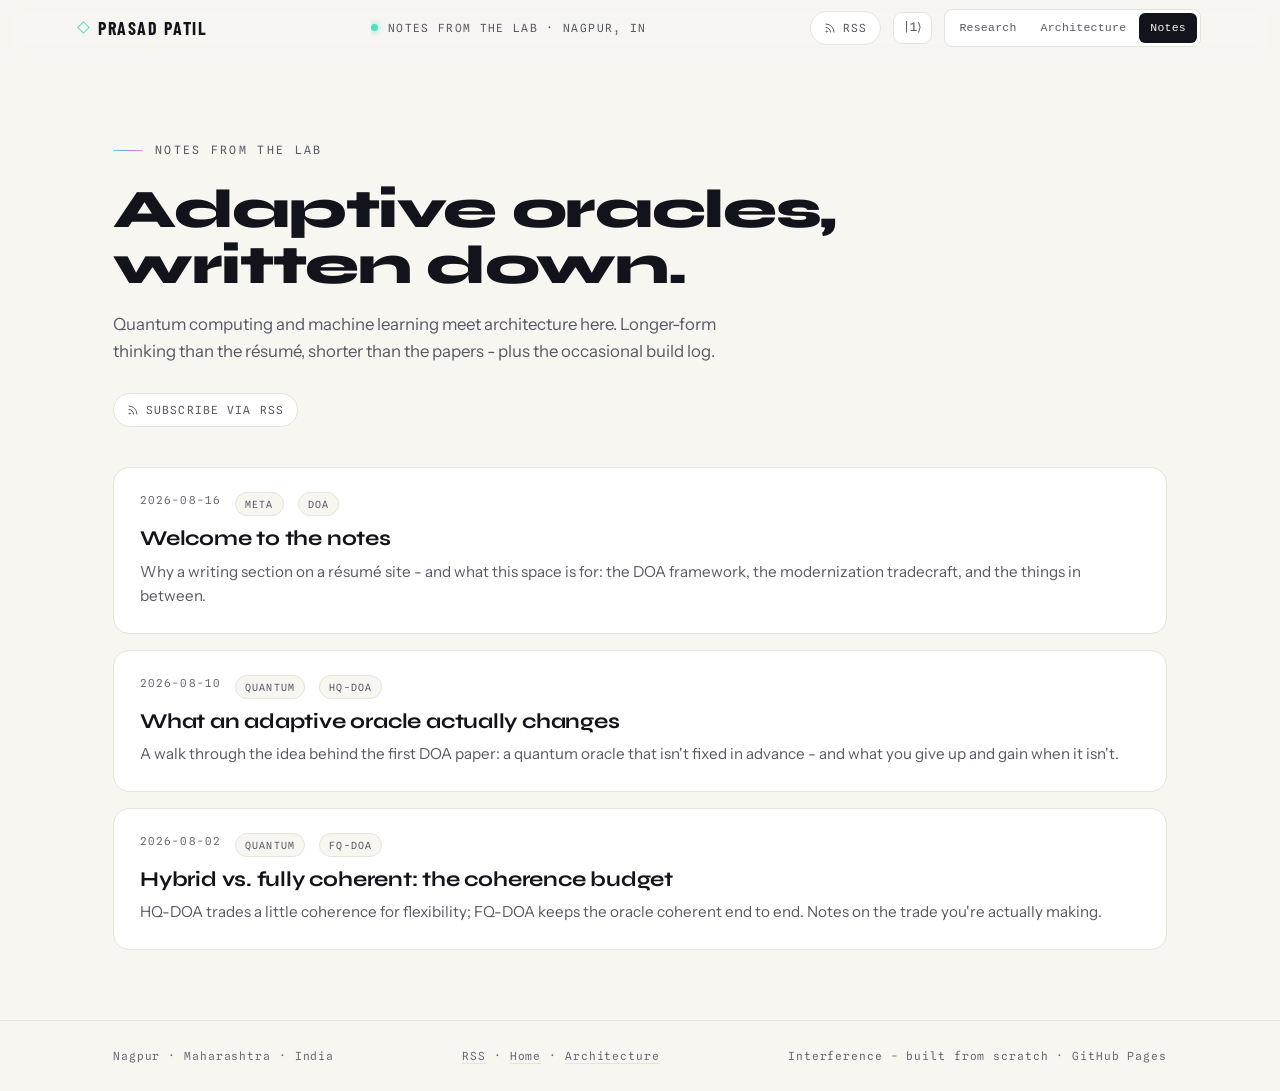
<file: notes/index.html>
<!DOCTYPE html>
<html lang="en">
<head>
<meta charset="UTF-8">
<meta name="viewport" content="width=device-width, initial-scale=1.0">
<meta name="color-scheme" content="light dark">
<title>Notes · Prasad Patil</title>
<meta name="description" content="Notes on quantum computing, architecture, and the long road from monolith to mesh - Prasad Patil, TCS Solution Architect and PhD researcher at IIIT Nagpur.">
<link rel="icon" href="../favicon.svg" type="image/svg+xml">
<link rel="icon" href="../favicon-32.png" sizes="32x32" type="image/png">
<link rel="apple-touch-icon" href="../apple-touch-icon.png">
<meta property="og:type" content="website">
<meta property="og:title" content="Notes · Prasad Patil">
<meta property="og:description" content="Adaptive oracles, quantum circuits, and architecture notes.">
<meta property="og:url" content="https://prasadpatil25.github.io/prasadpatil25/notes/">
<meta property="og:image" content="https://prasadpatil25.github.io/prasadpatil25/og-card.png">
<link rel="canonical" href="https://prasadpatil25.github.io/prasadpatil25/notes/">
<link rel="alternate" type="application/rss+xml" title="Prasad Patil - Notes (RSS)" href="../feed.xml">
<meta name="theme-color" content="#F7F6F1" media="(prefers-color-scheme: light)">
<meta name="theme-color" content="#0E0E16" media="(prefers-color-scheme: dark)">
<link rel="preconnect" href="https://fonts.googleapis.com">
<link rel="preconnect" href="https://fonts.gstatic.com" crossorigin>
<link href="https://fonts.googleapis.com/css2?family=Barlow+Condensed:wght@700&family=Syne:wght@500;600;700;800&family=Instrument+Sans:wght@400;500;600&family=Spline+Sans+Mono:wght@400;500&display=swap" rel="stylesheet">
<style>
  :root{
    --paper:#F7F6F1; --paper2:#FFFFFF; --ink:#13131B; --mut:#585866; --dim:#6A6A78; --hair:#E5E3DA;
    --ir1:#4FE0C0; --ir2:#7B9BFF; --ir3:#C77DFF; --ir4:#FF9BC5;
    --grad:linear-gradient(100deg,var(--ir1),var(--ir2) 38%,var(--ir3) 72%,var(--ir4));
    --ir2t:#3560D2; --ir3t:#8A3FD6;
    --grad-text:linear-gradient(100deg,#0B8F78,#3560D2 42%,#8A3FD6 74%,#C7519E);
    --fd:"Syne"; --fb:"Instrument Sans"; --fm:"Spline Sans Mono";
    --ease:cubic-bezier(.22,.61,.36,1);
    --pad:clamp(20px,4.5vw,48px);
    --tbbg:color-mix(in srgb,var(--paper) 90%,transparent); --tbline:var(--hair);
    --tbpanel:var(--paper2); --tbacc:var(--ir1); --tbmut:var(--mut);
  }
  html[data-theme="dark"]{
    --paper:#0E0E16; --paper2:#161623; --ink:#ECEBF5; --mut:#A6A4BA; --dim:#84829B; --hair:#262639;
    --ir2t:#7B9BFF; --ir3t:#C77DFF; --grad-text:var(--grad);
  }
  *{box-sizing:border-box;}
  html{scroll-behavior:smooth;}
  @media (prefers-reduced-motion: reduce){html{scroll-behavior:auto;}}
  body{margin:0; background:var(--paper); color:var(--ink); font-family:var(--fb),system-ui,sans-serif;
    font-size:17px; line-height:1.62; -webkit-font-smoothing:antialiased;}
  a{color:inherit; text-decoration:none;}
  button{font:inherit; color:inherit;}
  :focus-visible{outline:2px solid var(--ir2); outline-offset:3px; border-radius:4px;}
  .mono{font-family:var(--fm),monospace;}
  .g-ink{background:var(--grad-text); -webkit-background-clip:text; background-clip:text; color:transparent;}

  /* ===== masthead ===== */
  .kbtn{font-family:var(--fm); font-size:.74rem; border:1px solid var(--hair); border-radius:9px; padding:5px 9px;
    background:var(--paper2); cursor:pointer; color:var(--mut); transition:.2s var(--ease); flex:none;}
  .kbtn:hover{color:var(--ink); border-color:var(--ir2);}

  /* ===== layout ===== */
  .page{max-width:1150px; margin:0 auto; padding-inline:var(--pad);}
  .hero{padding:84px 0 30px;}
  .kick{font-family:var(--fm); font-size:.72rem; letter-spacing:.2em; text-transform:uppercase; color:var(--mut); margin:0 0 22px;
    display:flex; align-items:center; gap:12px;}
  .kick::before{content:""; width:30px; height:1px; background:var(--grad);}
  h1{font-family:var(--fd); font-weight:800; font-size:clamp(2.1rem,5vw,3.4rem); line-height:1.04; letter-spacing:-.025em; margin:0 0 16px;}
  .sub{font-size:1.05rem; color:var(--mut); max-width:56ch; margin:0 0 28px;}
  .sub b{color:var(--ink); font-weight:600;}

  /* ===== post cards ===== */
  .list{display:grid; gap:16px; padding:10px 0 70px;}
  .card{display:block; background:var(--paper2); border:1px solid var(--hair); border-radius:16px; padding:24px 26px;
    transition:transform .24s var(--ease), border-color .24s var(--ease), box-shadow .24s var(--ease);}
  .card:hover{transform:translateY(-2px); border-color:var(--ir2); box-shadow:0 18px 40px -22px rgba(123,155,255,.55);}
  .card .meta{font-family:var(--fm); font-size:.68rem; letter-spacing:.1em; text-transform:uppercase; color:var(--dim);
    display:flex; flex-wrap:wrap; gap:8px 14px; margin-bottom:10px;}
  .card h2{font-family:var(--fd); font-weight:700; font-size:1.32rem; letter-spacing:-.01em; margin:0 0 8px; line-height:1.2;}
  .card:hover h2{color:var(--ir3t);}
  .card p{color:var(--mut); font-size:.95rem; margin:0;}
  .tag{font-family:var(--fm); font-size:.62rem; letter-spacing:.12em; text-transform:uppercase; color:var(--mut);
    border:1px solid var(--hair); border-radius:999px; padding:3px 9px; background:var(--paper);}

  /* ===== footer ===== */
  footer{border-top:1px solid var(--hair); padding:26px 0;}
  .fin{max-width:1150px; margin:0 auto; padding-inline:var(--pad); display:flex; justify-content:space-between; flex-wrap:wrap;
    gap:10px; font-family:var(--fm); font-size:.7rem; letter-spacing:.08em; color:var(--dim);}
  .fin a{border-bottom:1px solid var(--hair); transition:border-color .2s;}
  .fin a:hover{border-color:var(--ir2); color:var(--ink);}
</style>
<link rel="stylesheet" href="../topbar.css">
</head>
<body class="notes">

<header class="topbar" id="topbar">
  <div class="wrap topbar-in">
    <a class="brand" href="../"><em></em>Prasad Patil</a>
    <div class="topbar-mid">
      <span class="status"><i></i>Notes from the lab · Nagpur, IN</span>
    </div>
    <div class="topbar-end">
      <a class="rss" href="../feed.xml" title="Subscribe to the Notes feed">
        <svg viewBox="0 0 24 24" fill="none" stroke="currentColor" stroke-width="2" stroke-linecap="round" stroke-linejoin="round"><path d="M4 11a9 9 0 0 1 9 9"/><path d="M4 4a16 16 0 0 1 16 16"/><circle cx="5" cy="19" r="1"/></svg>RSS</a>
      <button class="kbtn ktgl" aria-label="Toggle light and dark theme" title="Flip the basis state">|1⟩</button>
      <span class="swx" role="group" aria-label="Site sections">
        <a href="../" data-track="/cta/to-research">Research</a>
        <a href="../architect.html" data-track="/cta/to-architecture">Architecture</a>
        <a href="./" aria-current="page">Notes</a>
      </span>
    </div>
  </div>
</header>

<main class="page">
  <header class="hero">
    <p class="kick">Notes from the lab</p>
    <h1>Adaptive oracles,<br>written down.</h1>
    <p class="sub">Quantum computing and machine learning meet architecture here. Longer-form thinking than the résumé, shorter than the papers - plus the occasional build log.</p>
    <a class="rss" href="../feed.xml">
      <svg viewBox="0 0 24 24" fill="none" stroke="currentColor" stroke-width="2" stroke-linecap="round" stroke-linejoin="round"><path d="M4 11a9 9 0 0 1 9 9"/><path d="M4 4a16 16 0 0 1 16 16"/><circle cx="5" cy="19" r="1"/></svg>Subscribe via RSS</a>
  </header>

  <div class="list">

    <a class="card" href="welcome-to-notes.html">
      <div class="meta"><span>2026-08-16</span><span class="tag">meta</span><span class="tag">DOA</span></div>
      <h2>Welcome to the notes</h2>
      <p>Why a writing section on a résumé site - and what this space is for: the DOA framework, the modernization tradecraft, and the things in between.</p>
    </a>

    <a class="card" href="what-adaptive-oracles-change.html">
      <div class="meta"><span>2026-08-10</span><span class="tag">quantum</span><span class="tag">HQ-DOA</span></div>
      <h2>What an adaptive oracle actually changes</h2>
      <p>A walk through the idea behind the first DOA paper: a quantum oracle that isn't fixed in advance - and what you give up and gain when it isn't.</p>
    </a>

    <a class="card" href="hybrid-vs-fully-coherent.html">
      <div class="meta"><span>2026-08-02</span><span class="tag">quantum</span><span class="tag">FQ-DOA</span></div>
      <h2>Hybrid vs. fully coherent: the coherence budget</h2>
      <p>HQ-DOA trades a little coherence for flexibility; FQ-DOA keeps the oracle coherent end to end. Notes on the trade you're actually making.</p>
    </a>

  </div>
</main>

<footer>
  <div class="fin">
    <span>Nagpur · Maharashtra · India</span>
    <span><a href="../feed.xml">RSS</a> · <a href="../">Home</a> · <a href="../architect.html">Architecture</a></span>
    <span>Interference - built from scratch · GitHub Pages</span>
  </div>
</footer>

<nav class="nbot" aria-label="Notes utilities">
  <a class="rss" href="../feed.xml" title="Subscribe to the Notes feed">
    <svg viewBox="0 0 24 24" fill="none" stroke="currentColor" stroke-width="2" stroke-linecap="round" stroke-linejoin="round"><path d="M4 11a9 9 0 0 1 9 9"/><path d="M4 4a16 16 0 0 1 16 16"/><circle cx="5" cy="19" r="1"/></svg>RSS</a>
  <button class="kbtn ktgl" aria-label="Toggle light and dark theme" title="Flip the basis state">|1⟩</button>
</nav>

<script>
(function(){
  "use strict";
  var rootEl=document.documentElement;
  var ks=Array.prototype.slice.call(document.querySelectorAll(".ktgl"));
  function setTheme(t){
    rootEl.setAttribute("data-theme",t);
    var lab=(t==="dark")?"|0\u27E9":"|1\u27E9";
    ks.forEach(function(k){k.textContent=lab;});
    try{localStorage.setItem("pp-int-theme",t);}catch(e){}
  }
  var saved=null; try{saved=localStorage.getItem("pp-int-theme");}catch(e){}
  setTheme(saved || (window.matchMedia("(prefers-color-scheme: dark)").matches?"dark":"light"));
  ks.forEach(function(k){k.addEventListener("click",function(){setTheme(rootEl.getAttribute("data-theme")==="dark"?"light":"dark");});});
  var topbar=document.getElementById("topbar");
  function onScroll(){if(window.scrollY>8)topbar.classList.add("stuck");else topbar.classList.remove("stuck");}
  window.addEventListener("scroll",onScroll,{passive:true}); onScroll();
})();
</script>
</body>
</html>
</file>
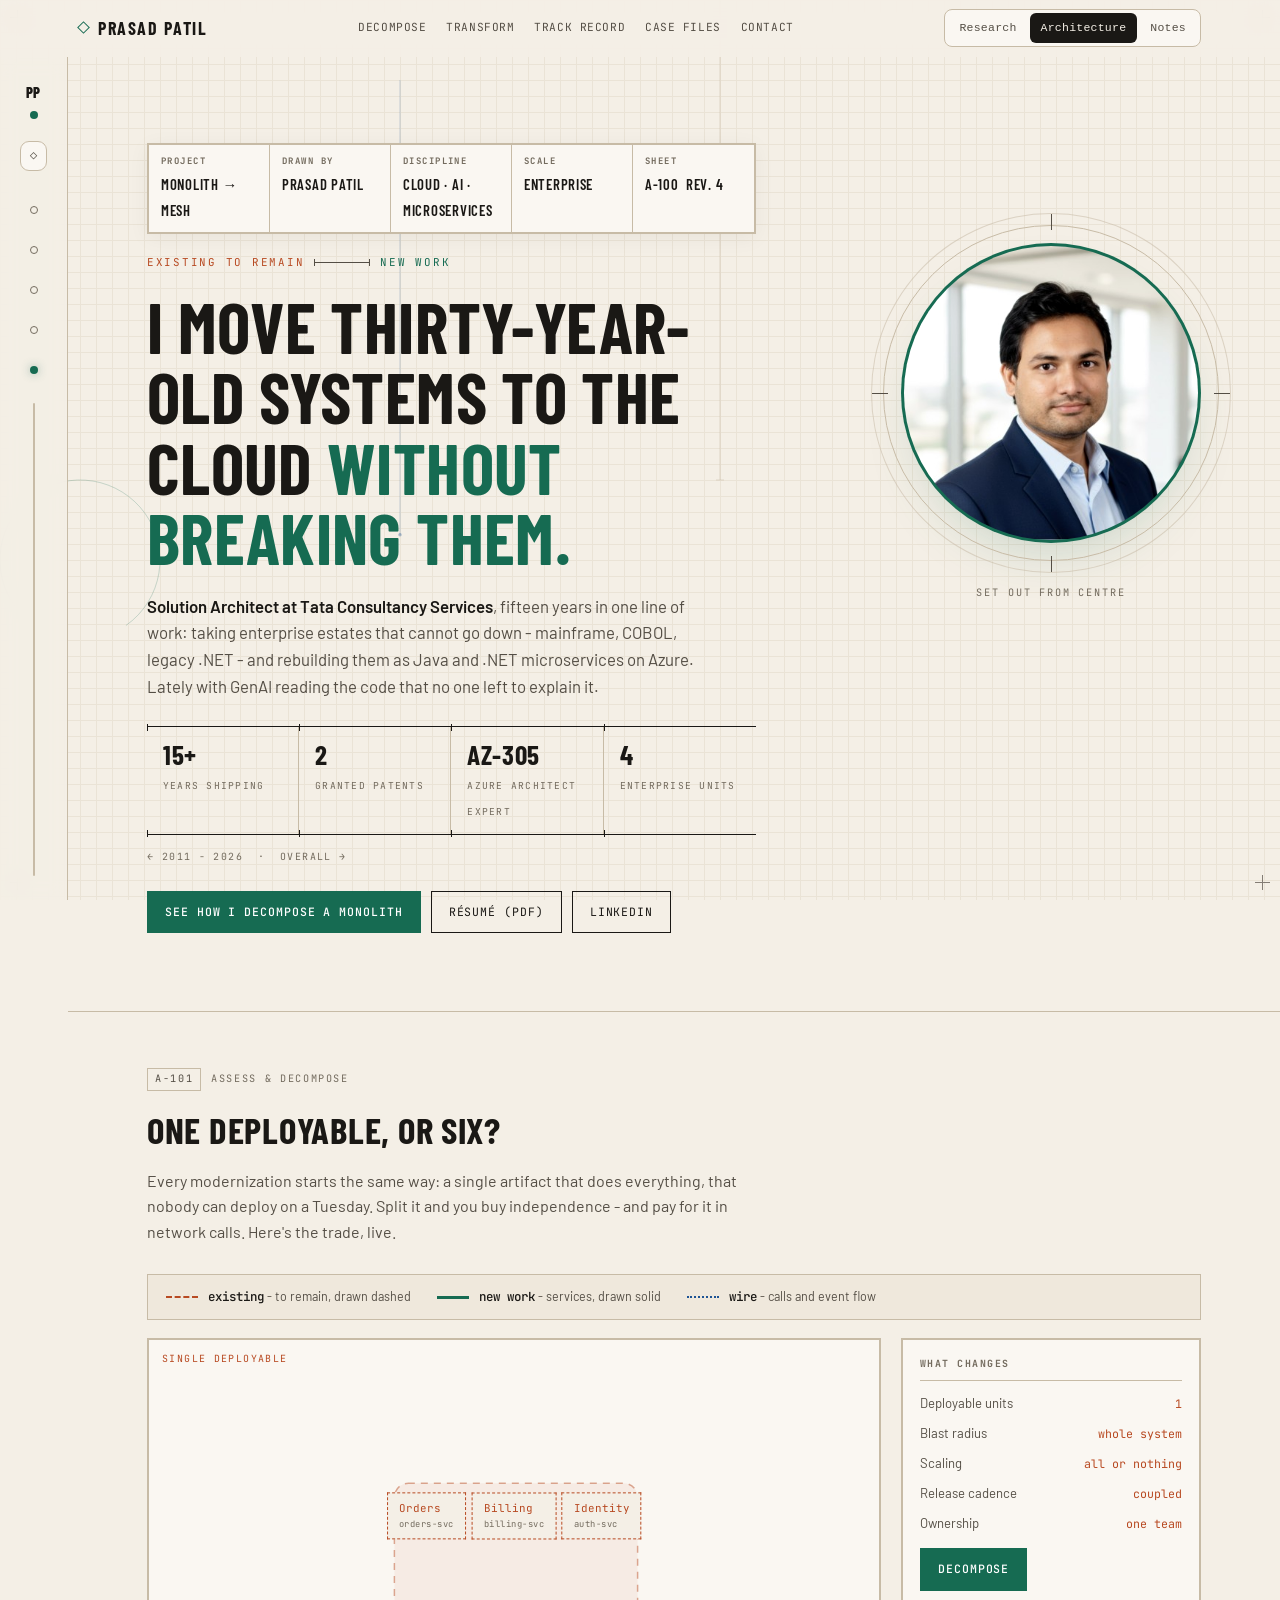
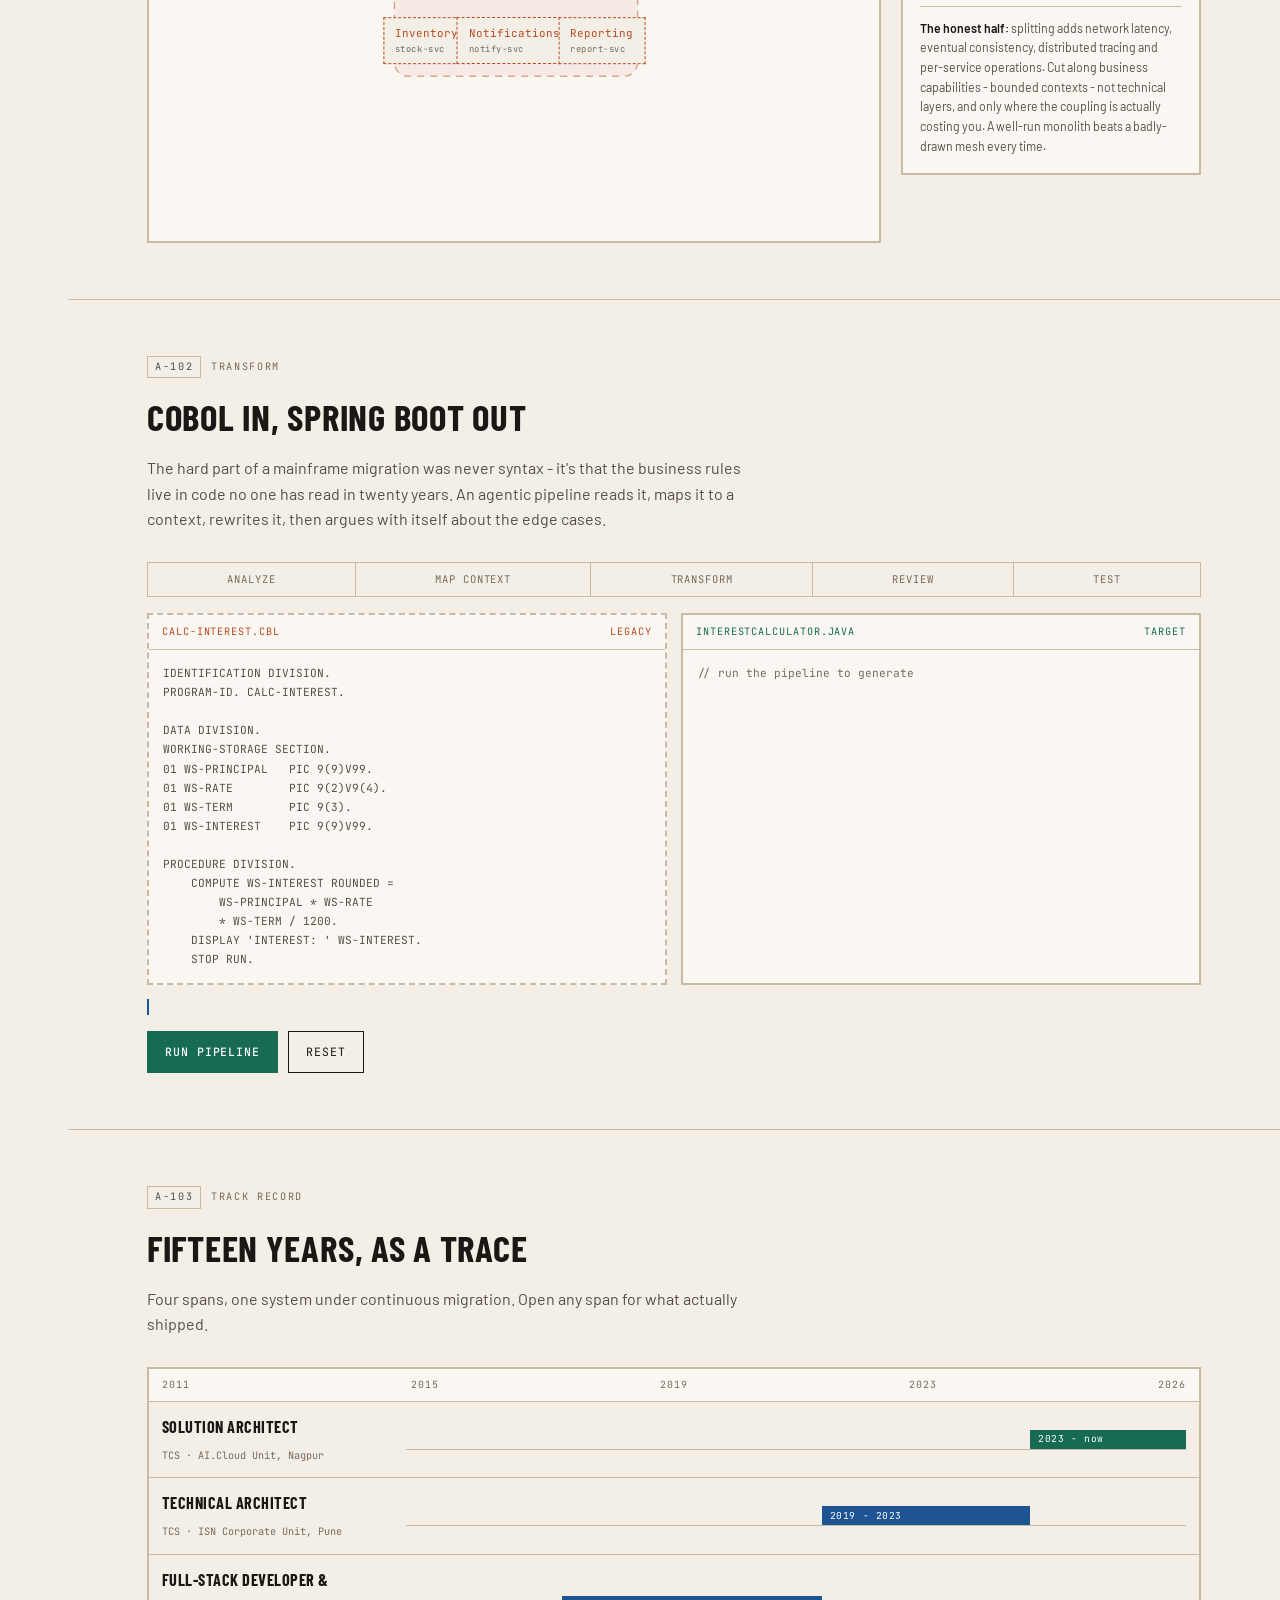
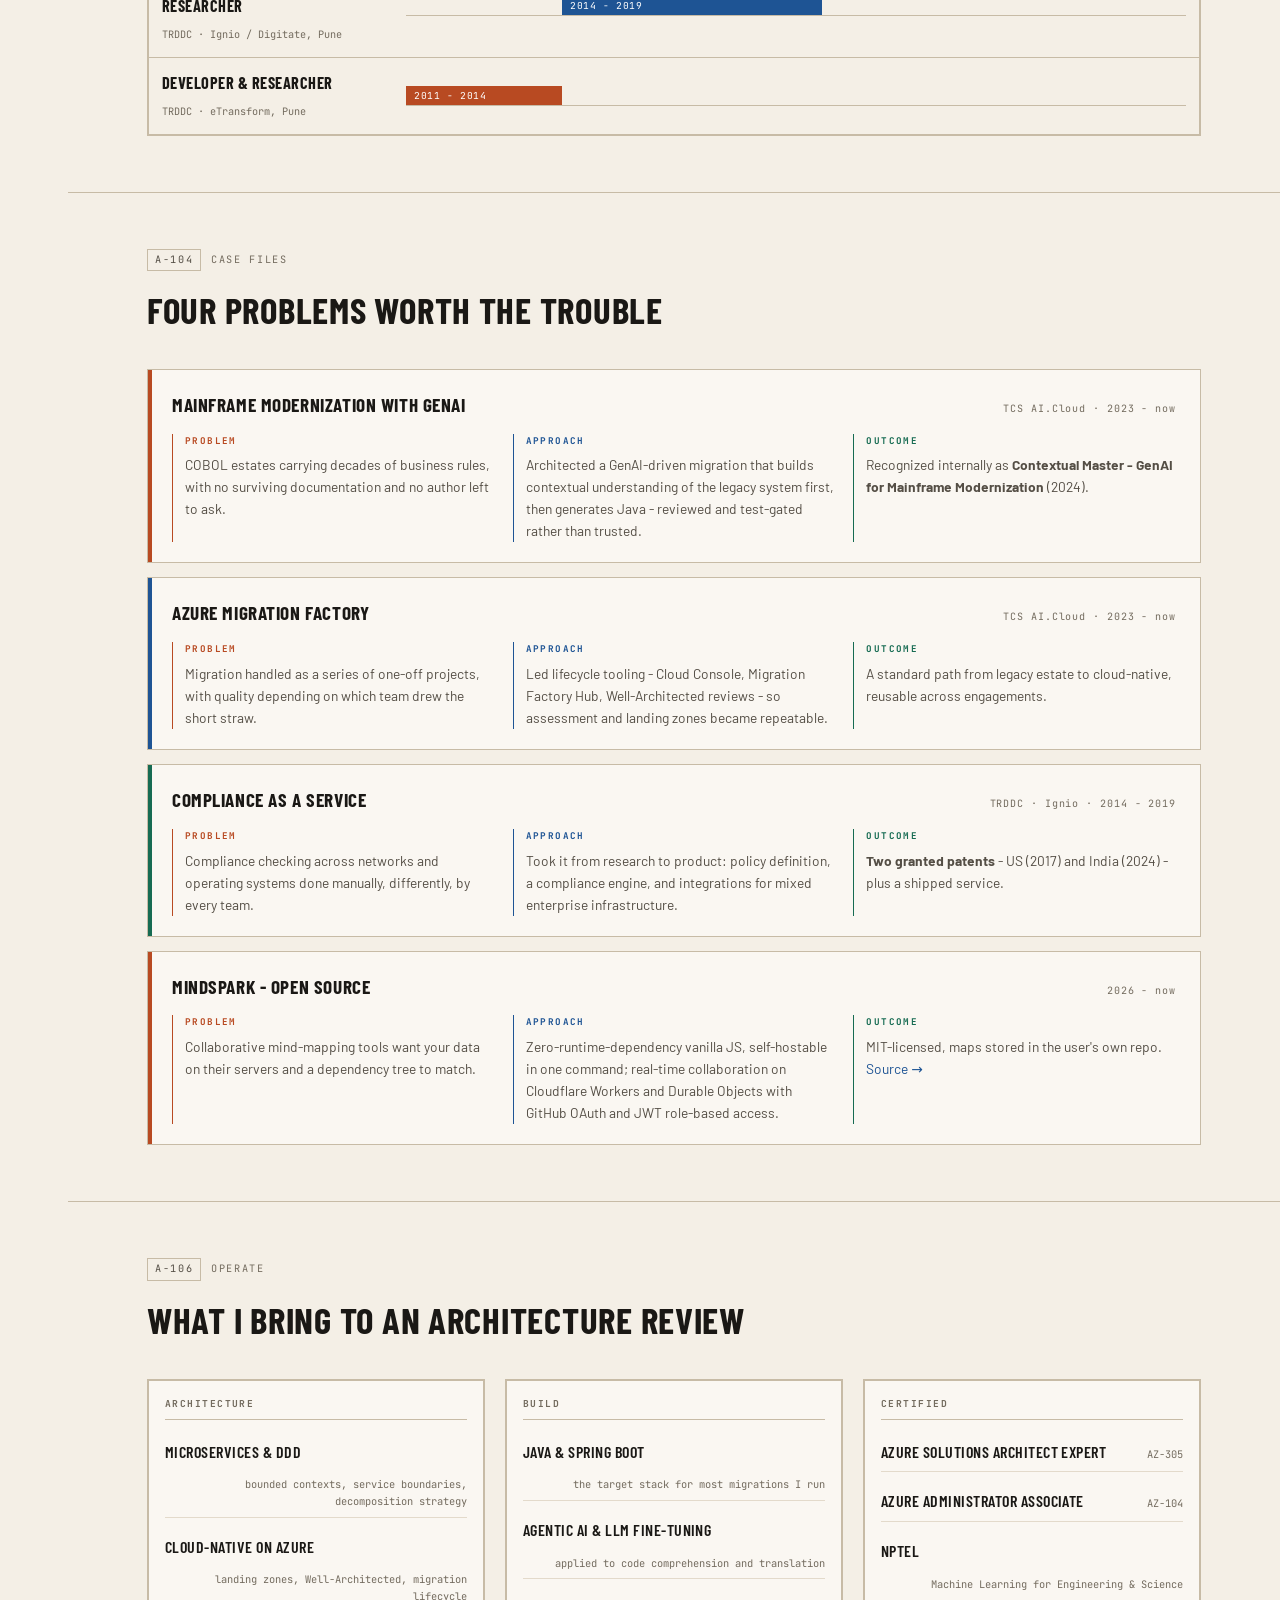
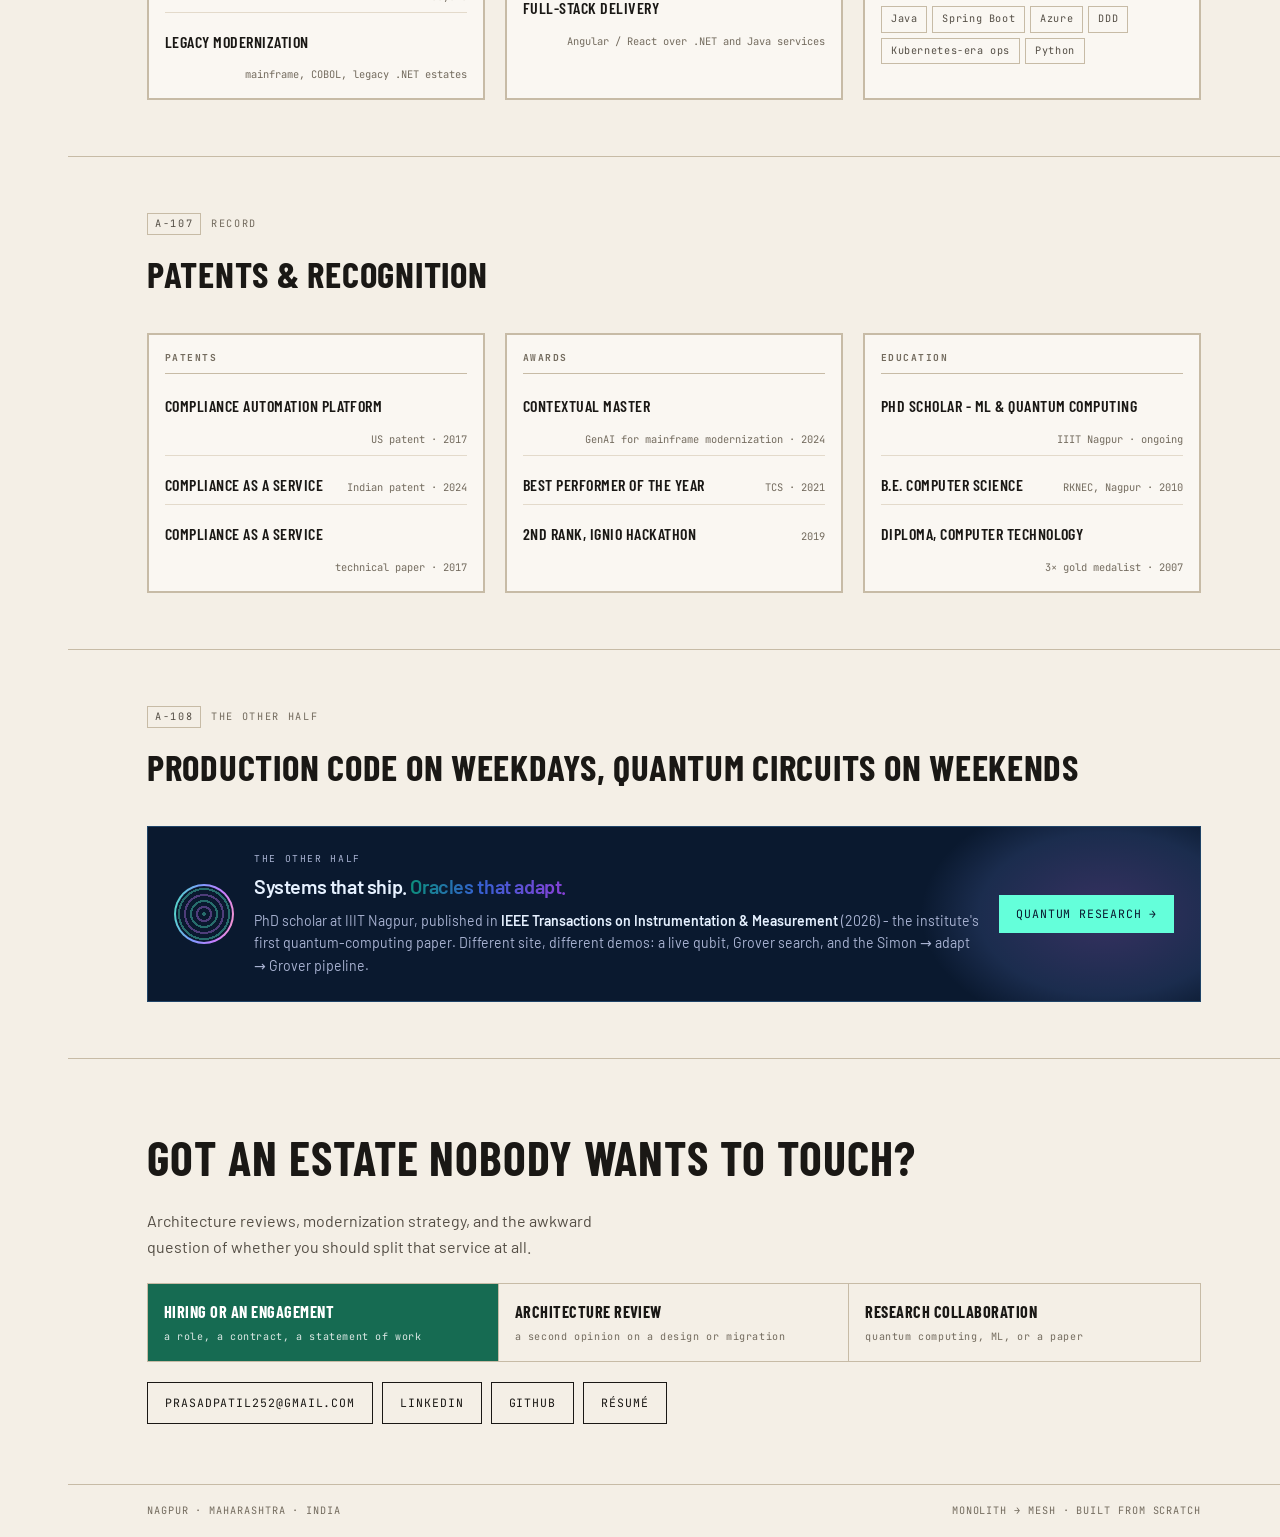
<file: architect.html>
<!DOCTYPE html>
<html lang="en">
<head>
<meta charset="UTF-8">
<meta name="viewport" content="width=device-width, initial-scale=1.0">
<meta name="color-scheme" content="dark light">
<title>Prasad Patil - Solution Architect · Cloud, AI &amp; Microservices</title>
<meta name="description" content="Prasad Patil - Solution Architect at TCS. Fifteen years moving legacy enterprise estates to cloud-native architecture: mainframe and .NET to Java microservices on Azure, with GenAI-assisted migration. Two granted patents.">
<link rel="canonical" href="https://prasadpatil25.github.io/prasadpatil25/architect.html">
<meta name="theme-color" content="#0A192F" media="(prefers-color-scheme: dark)">
<meta name="theme-color" content="#F4EFE6" media="(prefers-color-scheme: light)">
<link rel="icon" href="favicon.svg" type="image/svg+xml">
<link rel="icon" href="favicon-32.png" sizes="32x32" type="image/png">
<link rel="apple-touch-icon" href="apple-touch-icon.png">
<meta property="og:type" content="profile">
<meta property="og:title" content="Prasad Patil - Solution Architect · Cloud, AI &amp; Microservices">
<meta property="og:description" content="Fifteen years moving legacy enterprise estates to cloud-native architecture. Mainframe to microservices, on Azure, with GenAI-assisted migration.">
<meta property="og:url" content="https://prasadpatil25.github.io/prasadpatil25/architect.html">
<meta property="og:image" content="https://prasadpatil25.github.io/prasadpatil25/og-card-architect.png">
<meta property="og:image:width" content="1200">
<meta property="og:image:height" content="630">
<meta property="og:image:alt" content="Prasad Patil - Monolith to Mesh. Solution Architect: cloud, AI and microservices.">
<meta name="twitter:card" content="summary_large_image">
<script data-goatcounter="https://prasadpatil25.goatcounter.com/count" async src="//gc.zgo.at/count.js"></script>
<script type="application/ld+json">{"@context":"https://schema.org","@type":"ProfilePage","mainEntity":{"@type":"Person","name":"Prasad Patil","url":"https://prasadpatil25.github.io/prasadpatil25/architect.html","image":"https://prasadpatil25.github.io/prasadpatil25/og-card-architect.png","jobTitle":"Solution Architect","description":"Solution Architect specialising in cloud, AI and microservices. Fifteen years moving legacy enterprise estates to cloud-native architecture.","worksFor":{"@type":"Organization","name":"Tata Consultancy Services"},"address":{"@type":"PostalAddress","addressLocality":"Nagpur","addressRegion":"Maharashtra","addressCountry":"IN"},"alumniOf":[{"@type":"CollegeOrUniversity","name":"Shri Ramdeobaba Kamla Nehru Engineering College"},{"@type":"CollegeOrUniversity","name":"Indian Institute of Information Technology, Nagpur"}],"knowsAbout":["Microservices Architecture","Domain-Driven Design","Microsoft Azure","Legacy Modernization","Mainframe Migration","COBOL to Java Migration","Java","Spring Boot","Generative AI","Cloud Architecture"],"hasCredential":[{"@type":"EducationalOccupationalCredential","credentialCategory":"certification","name":"Microsoft Certified: Azure Solutions Architect Expert (AZ-305)","recognizedBy":{"@type":"Organization","name":"Microsoft"}},{"@type":"EducationalOccupationalCredential","credentialCategory":"certification","name":"Microsoft Certified: Azure Administrator Associate (AZ-104)","recognizedBy":{"@type":"Organization","name":"Microsoft"}}],"identifier":{"@type":"PropertyValue","propertyID":"ORCID","value":"https://orcid.org/0009-0007-0306-4981"},"sameAs":["https://github.com/prasadpatil25","https://www.linkedin.com/in/prasad-p-patil","https://orcid.org/0009-0007-0306-4981","https://scholar.google.com/citations?user=FCPJAYgAAAAJ&hl=en","https://prasadpatil25.github.io/prasadpatil25/"]}}</script>
<link rel="preconnect" href="https://fonts.googleapis.com">
<link rel="preconnect" href="https://fonts.gstatic.com" crossorigin>
<link href="https://fonts.googleapis.com/css2?family=Barlow+Condensed:wght@500;600;700&family=Barlow:wght@400;500;600&family=JetBrains+Mono:wght@400;500&display=swap" rel="stylesheet">
<style>
  /* ============================================================
     DRAWING SET - the page as an architectural drawing sheet.
     Light  = vellum   : warm drafting paper, graphite linework
     Dark   = cyanotype: Prussian blue ground, white linework
     Convention borrowed from construction drawings:
       dashed + light = EXISTING to remain   (the monolith)
       solid  + bold  = NEW WORK             (the services)
     ============================================================ */
  :root{
    --paper:#F4EFE6; --slab:#FAF7F2; --slab2:#EFE8DC; --rule:#C7BBA6; --rule2:#E3DACB;
    --ink:#1A1815; --mute:#544E45; --dim:#736B5E;
    --legacy:#B84A22;   /* terracotta red pencil - existing to remain */
    --mesh:#166B52;     /* emerald drafting green - new work */
    --wire:#1E5494;     /* cobalt line blue - flow between */
    --on:#FFFFFF;
    --barbg:rgba(244,239,230,.90);
    --grid-op:.60;
    --fd:"Barlow Condensed"; --fb:"Barlow"; --fm:"JetBrains Mono";

    --e:cubic-bezier(.22,.61,.36,1);
    --ease:cubic-bezier(.22,.61,.36,1);
    --railw:68px; --pad:clamp(20px,4.5vw,48px);
    --tbbg:var(--barbg); --tbline:var(--rule); --tbpanel:var(--slab);
    --tbacc:var(--mesh); --tbmut:var(--mute);
  }
  html[data-theme="dark"]{
    --paper:#0A192F; --slab:#112240; --slab2:#0E1B33; --rule:#204468; --rule2:#162E4A;
    --ink:#E6F1FF; --mute:#A8B2D1; --dim:#8892B0;
    --legacy:#FF7A59; --mesh:#64FFDA; --wire:#79ACF2;
    --on:#0A192F;
    --barbg:rgba(10,25,47,.90);
    --grid-op:.35;
  }
  *{box-sizing:border-box;}
  html{scroll-behavior:smooth; scroll-padding-top:66px;}
  @media (prefers-reduced-motion: reduce){html{scroll-behavior:auto;}}
  body{margin:0; background:var(--paper); color:var(--ink);
    font-family:var(--fb),system-ui,sans-serif; font-size:16px; line-height:1.6;
    -webkit-font-smoothing:antialiased; overflow-x:hidden; position:relative;}
  /* the drafting grid: fine squares, every fifth line heavier */
  body::before{content:""; position:fixed; inset:0; z-index:0; pointer-events:none; opacity:var(--grid-op,.55);
    background-image:
      linear-gradient(var(--rule2) 1px, transparent 1px),
      linear-gradient(90deg, var(--rule2) 1px, transparent 1px),
      linear-gradient(var(--rule) 1px, transparent 1px),
      linear-gradient(90deg, var(--rule) 1px, transparent 1px);
    background-size:16px 16px,16px 16px,80px 80px,80px 80px;}
  a{color:inherit; text-decoration:none;}
  button{font:inherit; color:inherit;}
  :focus-visible{outline:2px solid var(--wire); outline-offset:3px;}
  ::selection{background:var(--wire); color:var(--on);}
  .mono{font-family:var(--fm),monospace;}
  .wrap{max-width:1150px; margin:0 auto; padding-inline:var(--pad); position:relative; z-index:1;}
  .skip{position:fixed; top:-60px; left:14px; z-index:99; background:var(--ink); color:var(--paper);
    font-family:var(--fm); font-size:.78rem; padding:10px 15px; transition:top .2s var(--e);}
  .skip:focus{top:14px;}

  /* registration marks, as on a real plotted sheet */
  /* the sheet draws itself: plotter laying down construction geometry */
  #sheet{position:fixed; inset:0; width:100%; height:100%; z-index:0; pointer-events:none;}
  .regmark{position:fixed; width:15px; height:15px; z-index:2; pointer-events:none; opacity:.7;}
  .regmark::before,.regmark::after{content:""; position:absolute; background:var(--mute);}
  .regmark::before{left:0; right:0; top:7px; height:1px;}
  .regmark::after{top:0; bottom:0; left:7px; width:1px;}
  .rm-tl{top:10px; left:10px;} .rm-tr{top:10px; right:10px;}
  .rm-bl{bottom:10px; left:10px;} .rm-br{bottom:10px; right:10px;}
  @media(max-width:820px){.regmark{display:none;}}

  /* ---- left rail: section navigation + theme (same geometry as research page,
     colours from this sheet's drafting tokens) ---- */
  .rail{position:fixed; top:57px; bottom:0; left:0; width:var(--railw); z-index:60;
    display:flex; flex-direction:column; align-items:center; padding:24px 0; gap:22px;
    border-right:1px solid var(--rule); background:color-mix(in srgb,var(--paper) 86%,transparent); backdrop-filter:blur(8px);}
  .rail .mark{font-family:var(--fd); font-weight:800; font-size:.92rem; letter-spacing:.02em;}
  .rail .mark i{display:block; width:8px; height:8px; margin:6px auto 0; border-radius:50%; background:var(--mesh);}
  .rail nav{display:flex; flex-direction:column; gap:18px; margin-top:6px;}
  .rail nav a{position:relative; display:grid; place-items:center; width:22px; height:22px;}
  .rail nav a i{width:8px; height:8px; border-radius:50%; border:1.5px solid var(--dim); transition:.25s var(--e); background:transparent;}
  .rail nav a:hover i{border-color:var(--ink);}
  .rail nav a.on i{background:var(--mesh); border-color:transparent; box-shadow:0 0 10px rgba(22,107,82,.45);}
  .rail nav a span{position:absolute; left:30px; top:50%; transform:translate(-6px,-50%); opacity:0; pointer-events:none;
    font-family:var(--fm); font-size:.6rem; letter-spacing:.16em; text-transform:uppercase; color:var(--mute);
    background:var(--slab); border:1px solid var(--rule); border-radius:6px; padding:4px 9px; white-space:nowrap;
    transition:.22s var(--e); box-shadow:0 6px 18px -10px rgba(26,24,21,.3);}
  .rail nav a:hover span, .rail nav a:focus-visible span{opacity:1; transform:translate(0,-50%);}
  .rail .track{flex:1; width:2px; background:var(--rule); border-radius:2px; position:relative; overflow:hidden;}
  .rail .track b{position:absolute; top:0; left:0; width:100%; height:0; background:var(--mesh);}
  .kbtn{font-family:var(--fm); font-size:.74rem; border:1px solid var(--rule); border-radius:9px; padding:5px 9px;
    background:var(--slab); cursor:pointer; color:var(--mute); transition:.2s var(--e);}
  .kbtn:hover{color:var(--ink); border-color:var(--mesh);}
  #main{margin-left:var(--railw);}
  @media(max-width:980px){ #main{margin-left:0;} }

  /* ---- title block ---- */
  .titleblock{display:grid; grid-template-columns:repeat(5,1fr); border:2px solid var(--rule); background:var(--slab);
    margin:0 0 20px; box-shadow:0 4px 20px rgba(0,0,0,.05);}
  .tbc{padding:9px 12px; border-right:1px solid var(--rule);}
  .tbc:last-child{border-right:0;}
  .tbc b{display:block; font-family:var(--fm); font-size:.56rem; letter-spacing:.16em; text-transform:uppercase; color:var(--dim); margin-bottom:3px;}
  .tbc span{font-family:var(--fd); font-weight:600; font-size:.92rem; letter-spacing:.05em; text-transform:uppercase;}
  @media(max-width:760px){.titleblock{grid-template-columns:repeat(2,1fr);} .tbc{border-bottom:1px solid var(--rule);}}

  /* hero portrait - IDENTICAL box model to the research page's .arch/.arch img
     (same width formula, same 3px padding-ring technique, same breakpoint) so the
     photo lands at the same size and the same point in the grid on both pages.
     Only the ring's content differs: a graduated dial instead of an iridescent wash. */
  .hero-in{display:grid; grid-template-columns:1.22fr .78fr; gap:56px; align-items:start;
    padding:86px 0 78px;}
  .arch-wrap{width:min(100%,300px); margin-left:auto; display:grid; justify-items:center; gap:42px; padding-top:100px;}
  .arch{position:relative; width:100%; aspect-ratio:1; padding:3px; border-radius:50%;
    background:var(--mesh);
    box-shadow:0 24px 60px -28px rgba(22,107,82,.30);}
  /* concentric setting-out circles - drawn with pseudo-elements at negative
     insets, so they add NO layout box and the photo stays exactly where it is */
  .arch::before{content:""; position:absolute; inset:-18px; border-radius:50%;
    border:1px solid var(--rule); pointer-events:none;}
  .arch::after{content:""; position:absolute; inset:-30px; border-radius:50%;
    border:1px solid color-mix(in srgb, var(--rule) 55%, transparent); pointer-events:none;
    background:
      linear-gradient(var(--mute),var(--mute)) 50% 0/1px 16px no-repeat,
      linear-gradient(var(--mute),var(--mute)) 50% 100%/1px 16px no-repeat,
      linear-gradient(var(--mute),var(--mute)) 0 50%/16px 1px no-repeat,
      linear-gradient(var(--mute),var(--mute)) 100% 50%/16px 1px no-repeat;}
  .arch-photo{display:block; width:100%; height:100%; border-radius:50%;
    object-fit:cover; filter:grayscale(.12) contrast(1.02);}
  html[data-theme="dark"] .arch-photo{filter:grayscale(.32) contrast(1.05) brightness(.95);}
  .arch-cap{font-family:var(--fm); font-size:.64rem; letter-spacing:.18em; text-transform:uppercase; color:var(--dim);}
  @media(max-width:880px){
    .hero-in{grid-template-columns:1fr; gap:40px; padding:56px 0 62px;}
    .arch-wrap{order:-1; width:min(64vw,240px); margin:0 auto; padding-top:0; gap:34px;}
    .arch::before{inset:-14px;} .arch::after{inset:-24px; background-size:1px 13px,1px 13px,13px 1px,13px 1px;}
    .arch{width:100%;}
    .arch-cap{display:none !important;}
  }

  /* the bridge previews the research site: an interference mark, not a portrait */
  .bridge .b-mark{width:60px; height:60px; border-radius:50%; flex:none; padding:2px;
    background:linear-gradient(100deg,#4FE0C0,#7B9BFF 38%,#C77DFF 72%,#FF9BC5);}
  .bridge .b-mark i{display:block; width:100%; height:100%; border-radius:50%;
    background:#0A192F repeating-radial-gradient(circle at 50% 50%,
      rgba(79,224,192,.42) 0 2px, transparent 2px 6px,
      rgba(199,125,255,.36) 6px 8px, transparent 8px 12px);}
  html[data-theme="dark"] .bridge .b-mark i{background:#F7F6F1 repeating-radial-gradient(circle at 50% 50%,
      rgba(79,224,192,.42) 0 2px, transparent 2px 6px,
      rgba(199,125,255,.36) 6px 8px, transparent 8px 12px);}
  /* ---- hero ---- */
  .hero{border-bottom:1px solid var(--rule);}
  .eyebrow{font-family:var(--fm); font-size:.68rem; letter-spacing:.16em; text-transform:uppercase; color:var(--mute);
    display:flex; align-items:center; gap:10px; margin:0 0 20px; flex-wrap:wrap;}
  .eyebrow s{text-decoration:none; color:var(--legacy);}
  .eyebrow u{text-decoration:none; color:var(--mesh);}
  .eyebrow i{width:56px; height:1px; background:var(--mute); position:relative; display:inline-block;}
  .eyebrow i::before,.eyebrow i::after{content:""; position:absolute; top:-3px; width:1px; height:7px; background:var(--mute);}
  .eyebrow i::before{left:0;} .eyebrow i::after{right:0;}
  h1{font-family:var(--fd); font-weight:700; font-size:clamp(2.4rem,6.4vw,4.4rem); line-height:1.0;
    letter-spacing:.005em; text-transform:uppercase; margin:0 0 20px; max-width:19ch;}
  h1 span{color:var(--mesh);}
  .lede{font-size:1.05rem; color:var(--mute); max-width:62ch; margin:0 0 26px;}
  .lede b{color:var(--ink); font-weight:600;}

  /* stats drawn as a dimension string */
  .stats{display:flex; flex-wrap:wrap; border-top:1px solid var(--ink); border-bottom:1px solid var(--ink);
    margin-bottom:14px; position:relative;}
  .stat{flex:1 1 150px; padding:13px 16px; border-right:1px solid var(--rule); position:relative;}
  .stat:last-child{border-right:0;}
  .stat::before,.stat::after{content:""; position:absolute; width:1px; height:7px; background:var(--ink);}
  .stat::before{left:0; top:-3px;} .stat::after{left:0; bottom:-3px;}
  .stat:first-child::before,.stat:first-child::after{left:0;}
  .stat b{display:block; font-family:var(--fd); font-weight:700; font-size:1.7rem; letter-spacing:.02em; line-height:1.1;}
  .stat span{font-family:var(--fm); font-size:.6rem; letter-spacing:.13em; text-transform:uppercase; color:var(--dim);}
  .dimnote{font-family:var(--fm); font-size:.62rem; letter-spacing:.14em; text-transform:uppercase; color:var(--dim); margin:0 0 26px;}

  .row{display:flex; flex-wrap:wrap; gap:10px;}
  .btn{font-family:var(--fm); font-size:.72rem; letter-spacing:.08em; text-transform:uppercase;
    padding:11px 17px; border:1px solid var(--ink); background:none; transition:.2s var(--e);
    display:inline-flex; align-items:center; gap:8px;}
  .btn:hover{background:var(--ink); color:var(--paper);}
  .btn.go{background:var(--mesh); color:var(--on); border-color:var(--mesh); font-weight:500;}
  .btn.go:hover{background:var(--ink); border-color:var(--ink); color:var(--paper);}

  /* ---- sections, numbered as sheets ---- */
  .sec{padding:56px 0; border-bottom:1px solid var(--rule);}
  .head{margin-bottom:30px;}
  .stage-tag{font-family:var(--fm); font-size:.64rem; letter-spacing:.16em; text-transform:uppercase; color:var(--dim);
    display:flex; align-items:center; gap:10px; margin-bottom:9px;}
  .stage-tag em{font-style:normal; border:1px solid var(--rule); padding:2px 7px; color:var(--mute);}
  .head h2{font-family:var(--fd); font-weight:700; font-size:clamp(1.5rem,3.4vw,2.3rem); letter-spacing:.02em;
    text-transform:uppercase; margin:0 0 9px;}
  .head p{color:var(--mute); max-width:66ch; margin:0;}

  /* line-semantics legend - states the sheet's drawing conventions */
  .legend{display:flex; gap:26px; flex-wrap:wrap; background:var(--slab2); border:1px solid var(--rule);
    padding:12px 18px; margin:0 0 18px;}
  .legend div{display:flex; align-items:center; gap:10px; font-size:.78rem; color:var(--mute);}
  .legend i{width:32px; height:0; flex:none;}
  .legend .l-legacy{border-top:2px dashed var(--legacy);}
  .legend .l-mesh{border-top:3px solid var(--mesh);}
  .legend .l-wire{border-top:2px dotted var(--wire);}
  .legend b{font-family:var(--fm); font-weight:500; color:var(--ink);}
  @media(max-width:640px){.legend{gap:12px;}}

  /* ---- decomposition ---- */
  .dec{display:grid; grid-template-columns:1fr 300px; gap:20px; align-items:start;}
  @media(max-width:900px){.dec{grid-template-columns:1fr;}}
  .stage{position:relative; aspect-ratio:16/11; background:var(--slab); border:2px solid var(--rule); overflow:hidden;}
  .stage canvas{position:absolute; inset:0; width:100%; height:100%;}
  .svc{position:absolute; transform:translate(-50%,-50%); background:var(--paper);
    padding:7px 11px; font-family:var(--fm); font-size:.68rem; white-space:nowrap; z-index:2;
    transition:transform .85s var(--e), border-color .5s var(--e), color .5s var(--e);}
  .svc small{display:block; font-size:.55rem; color:var(--dim); letter-spacing:.06em;}
  /* drawing convention: existing = dashed & light, new work = solid & bold */
  .stage.is-mono .svc{border:1px dashed var(--legacy); color:var(--legacy);}
  .stage.is-mesh .svc{border:2px solid var(--mesh); color:var(--mesh); box-shadow:inset 0 0 0 1px var(--mesh);}
  @media (prefers-reduced-motion: reduce){.svc{transition:none;}}
  .stage-lab{position:absolute; left:13px; top:11px; font-family:var(--fm); font-size:.62rem; letter-spacing:.14em;
    text-transform:uppercase; z-index:3; transition:color .4s var(--e);}
  .stage.is-mono .stage-lab{color:var(--legacy);} .stage.is-mesh .stage-lab{color:var(--mesh);}
  .panel{background:var(--slab); border:2px solid var(--rule); padding:16px 17px; transition:border-color .2s var(--e);}
  .panel:hover{border-color:var(--wire);}
  .panel h3{font-family:var(--fm); font-size:.62rem; letter-spacing:.15em; text-transform:uppercase; color:var(--dim);
    margin:0 0 12px; padding-bottom:8px; border-bottom:1px solid var(--rule);}
  .kv{display:grid; gap:9px; margin:0 0 14px;}
  .kv div{display:flex; justify-content:space-between; align-items:baseline; gap:10px; font-size:.82rem;}
  .kv dt{color:var(--mute);}
  .kv dd{margin:0; font-family:var(--fm); font-size:.73rem; text-align:right; transition:color .35s var(--e);}
  .note{font-size:.77rem; color:var(--mute); line-height:1.6; border-top:1px solid var(--rule); padding-top:12px; margin:0;}
  .note b{color:var(--ink); font-weight:600;}

  /* ---- pipeline ---- */
  .pipe-steps{display:flex; flex-wrap:wrap; gap:0; margin-bottom:16px; border:1px solid var(--rule);}
  .pstep{font-family:var(--fm); font-size:.66rem; letter-spacing:.09em; text-transform:uppercase;
    padding:8px 13px; color:var(--dim); border-right:1px solid var(--rule); transition:.35s var(--e); flex:1 1 auto; text-align:center;}
  .pstep:last-child{border-right:0;}
  .pstep.on{color:var(--on); background:var(--wire);}
  .pstep.done{color:var(--mesh);}
  .codes{display:grid; grid-template-columns:1fr 1fr; gap:14px;}
  @media(max-width:820px){.codes{grid-template-columns:1fr;}}
  .code{background:var(--slab); border:2px solid var(--rule); transition:border-color .2s var(--e);}
  .code:hover{border-color:var(--wire);}
  .code header{display:flex; justify-content:space-between; align-items:center; padding:9px 13px;
    border-bottom:1px solid var(--rule); font-family:var(--fm); font-size:.64rem; letter-spacing:.09em; text-transform:uppercase; color:var(--dim);}
  .code.old header{color:var(--legacy);} .code.new header{color:var(--mesh);}
  .code.old{border-style:dashed;}          /* existing to remain */
  .code pre{margin:0; padding:14px; font-family:var(--fm); font-size:.7rem; line-height:1.7; color:var(--mute);
    overflow-x:auto; min-height:232px;}
  .code.new pre{color:var(--dim);}
  .code.new pre.filled{color:var(--mute);}
  .pnote{font-family:var(--fm); font-size:.72rem; color:var(--wire); margin:14px 0 0; min-height:1.4em;
    padding-left:16px; border-left:2px solid var(--wire);}

  /* ---- trace ---- */
  .trace{border:2px solid var(--rule);}
  .trace-scale{display:flex; justify-content:space-between; padding:8px 13px; border-bottom:1px solid var(--rule);
    font-family:var(--fm); font-size:.62rem; letter-spacing:.1em; color:var(--dim); background:var(--slab);}
  .span-row{border-bottom:1px solid var(--rule);}
  .span-row:last-child{border-bottom:0;}
  .span-btn{display:grid; grid-template-columns:230px 1fr; gap:14px; width:100%; text-align:left; background:none;
    border:0; padding:12px 13px; cursor:pointer; align-items:center; transition:background .2s;}
  .span-btn:hover{background:var(--slab);}
  @media(max-width:700px){.span-btn{grid-template-columns:1fr; gap:7px;}}
  .span-meta b{display:block; font-family:var(--fd); font-weight:700; font-size:1.02rem; letter-spacing:.03em; text-transform:uppercase;}
  .span-meta span{font-family:var(--fm); font-size:.64rem; color:var(--dim);}
  .span-track{position:relative; height:20px; border-bottom:1px solid var(--rule);}
  .span-bar{position:absolute; top:0; bottom:0; display:flex; align-items:center; padding-left:8px;
    font-family:var(--fm); font-size:.6rem; letter-spacing:.06em; color:var(--on); overflow:hidden; transition:filter .2s;}
  .span-btn:hover .span-bar{filter:brightness(1.1);}
  .span-detail{display:none; padding:0 13px 15px 13px;}
  .span-row.open .span-detail{display:block;}
  .span-detail ul{margin:0; padding-left:16px; display:grid; gap:6px;}
  .span-detail li{font-size:.86rem; color:var(--mute);}
  .span-detail li b{color:var(--ink); font-weight:600;}

  /* ---- cases ---- */
  .cases{display:grid; gap:14px;}
  .case{background:var(--slab); border:1px solid var(--rule); padding:20px 24px; position:relative;
    transition:border-color .2s var(--e);}
  .case:hover{border-color:var(--wire);}
  .case::before{content:""; position:absolute; top:0; left:0; width:4px; height:100%;}
  .case:nth-child(3n+1)::before{background:var(--legacy);}
  .case:nth-child(3n+2)::before{background:var(--wire);}
  .case:nth-child(3n+3)::before{background:var(--mesh);}
  .case-t{display:flex; justify-content:space-between; gap:14px; flex-wrap:wrap; align-items:baseline; margin-bottom:13px;}
  .case-t h3{font-family:var(--fd); font-weight:700; font-size:1.2rem; letter-spacing:.03em; text-transform:uppercase; margin:0;}
  .case-t span{font-family:var(--fm); font-size:.63rem; letter-spacing:.09em; color:var(--dim);}
  .pao{display:grid; grid-template-columns:repeat(3,1fr); gap:18px;}
  @media(max-width:760px){.pao{grid-template-columns:1fr; gap:12px;}}
  .pao div{padding-left:12px; border-left:1px solid var(--rule);}
  .pao div h4{font-family:var(--fm); font-size:.58rem; letter-spacing:.15em; text-transform:uppercase; margin:0 0 6px;}
  .pao div:nth-child(1){border-left-color:var(--legacy);} .pao div:nth-child(1) h4{color:var(--legacy);}
  .pao div:nth-child(2){border-left-color:var(--wire);}   .pao div:nth-child(2) h4{color:var(--wire);}
  .pao div:nth-child(3){border-left-color:var(--mesh);}   .pao div:nth-child(3) h4{color:var(--mesh);}
  .pao p{margin:0; font-size:.86rem; color:var(--mute);}

  /* ---- schedules (capabilities / record) ---- */
  .cols{display:grid; grid-template-columns:repeat(3,1fr); gap:20px;}
  @media(max-width:860px){.cols{grid-template-columns:1fr;}}
  .blk{border:2px solid var(--rule); padding:15px 16px; background:var(--slab); transition:border-color .2s var(--e);}
  .blk:hover{border-color:var(--wire);}
  .blk h3{font-family:var(--fm); font-size:.6rem; letter-spacing:.15em; text-transform:uppercase; color:var(--dim);
    margin:0 0 12px; padding-bottom:8px; border-bottom:1px solid var(--rule);}
  .blk ul{list-style:none; margin:0; padding:0; display:grid; gap:9px;}
  .blk li{font-size:.87rem; color:var(--mute); display:flex; justify-content:space-between; align-items:baseline;
    gap:12px; flex-wrap:wrap; padding:7px 0; border-bottom:1px solid var(--rule2);}
  .blk li:last-child{border-bottom:0; padding-bottom:0;}
  .blk li b{color:var(--ink); font-weight:600; font-family:var(--fd); font-size:1rem; letter-spacing:.03em; text-transform:uppercase;}
  .blk li span{font-family:var(--fm); font-size:.65rem; color:var(--dim); text-align:right; margin-left:auto;}
  .tags{display:flex; flex-wrap:wrap; gap:5px;}
  .tag{font-family:var(--fm); font-size:.64rem; letter-spacing:.06em; padding:4px 9px; border:1px solid var(--rule); color:var(--mute);}

  /* ---- testimonials ---- */
  .quotes{display:grid; grid-template-columns:repeat(3,1fr); gap:14px;}
  @media(max-width:900px){.quotes{grid-template-columns:1fr;}}
  .quote{background:var(--slab); border:2px solid var(--rule); padding:19px; display:flex; flex-direction:column; transition:border-color .2s var(--e);}
  .quote:hover{border-color:var(--wire);}
  .quote blockquote{margin:0 0 14px; font-size:.9rem; color:var(--ink); line-height:1.6; flex:1;}
  .quote figcaption{border-top:1px solid var(--rule); padding-top:11px;}
  .quote figcaption b{display:block; font-family:var(--fd); font-weight:700; font-size:.95rem; letter-spacing:.03em; text-transform:uppercase;}
  .quote figcaption span{font-family:var(--fm); font-size:.63rem; color:var(--dim); display:block; margin-top:3px;}
  .quote figcaption a{color:var(--wire); font-family:var(--fm); font-size:.63rem;}

  /* ---- bridge: previews the research site's palette.
     Inverts with the sheet - light page gets a dark card, dark page
     gets the research site's light cream card. ---- */
  .bridge{display:block; background:#0A192F; padding:24px 26px; border:1px solid #204468;
    position:relative; overflow:hidden; transition:.28s var(--e);}
  .bridge:hover{transform:translate(-2px,-2px); box-shadow:6px 6px 0 0 var(--ink);}
  .bridge::after{content:""; position:absolute; right:-14%; top:-40%; width:46%; height:180%; pointer-events:none;
    background:radial-gradient(closest-side, rgba(199,125,255,.24), rgba(123,155,255,.15) 52%, transparent 76%);}
  .bridge-in{display:flex; gap:20px; align-items:center; flex-wrap:wrap; position:relative; z-index:1;}
  .bridge img{width:60px; height:60px; border-radius:50%; object-fit:cover; flex:none;
    border:2px solid transparent; background:linear-gradient(#0A192F,#0A192F) padding-box,
    linear-gradient(100deg,#4FE0C0,#7B9BFF 38%,#C77DFF 72%,#FF9BC5) border-box;}
  .bridge .b-lab{font-family:var(--fm); font-size:.6rem; letter-spacing:.17em; text-transform:uppercase; color:#A8B2D1; margin:0 0 5px;}
  .bridge h3{font-family:"Instrument Sans",var(--fb); font-weight:600; font-size:1.24rem; letter-spacing:-.02em;
    margin:0 0 7px; color:#E6F1FF; text-transform:none;}
  .bridge h3 em{font-style:normal; background:linear-gradient(100deg,#0B8F78,#3560D2 45%,#8A3FD6);
    -webkit-background-clip:text; background-clip:text; color:transparent;}
  .bridge p{margin:0; flex:1 1 320px; color:#A8B2D1; font-size:.88rem;}
  .bridge p b{color:#E6F1FF; font-weight:600;}
  .bridge .b-go{font-family:var(--fm); font-size:.72rem; letter-spacing:.07em; text-transform:uppercase;
    color:#0A192F; border:1px solid #64FFDA; background:#64FFDA; padding:9px 16px; white-space:nowrap; transition:.2s var(--e);}
  .bridge:hover .b-go{background:#E6F1FF; border-color:#E6F1FF;}
  /* dark sheet: flip the bridge to the research site's light palette */
  html[data-theme="dark"] .bridge{background:#F7F6F1; border-color:#13131B;}
  html[data-theme="dark"] .bridge::after{background:radial-gradient(closest-side, rgba(199,125,255,.20), rgba(123,155,255,.13) 52%, transparent 76%);}
  html[data-theme="dark"] .bridge img{background:linear-gradient(#F7F6F1,#F7F6F1) padding-box,
    linear-gradient(100deg,#4FE0C0,#7B9BFF 38%,#C77DFF 72%,#FF9BC5) border-box;}
  html[data-theme="dark"] .bridge .b-lab{color:#6A6A78;}
  html[data-theme="dark"] .bridge h3{color:#13131B;}
  html[data-theme="dark"] .bridge p{color:#585866;}
  html[data-theme="dark"] .bridge p b{color:#13131B;}
  html[data-theme="dark"] .bridge .b-go{color:#13131B; border-color:#13131B; background:#FFFFFF;}
  html[data-theme="dark"] .bridge:hover .b-go{background:#13131B; color:#F7F6F1;}

  /* ---- contact ---- */
  /* ---- intent-routed contact (drawing schedule) ---- */
  .intents{display:grid; grid-template-columns:repeat(3,1fr); border:1px solid var(--rule); margin:0 0 20px;}
  @media(max-width:760px){.intents{grid-template-columns:1fr;}}
  .intent{padding:15px 16px; border-right:1px solid var(--rule); transition:.2s var(--e); display:block;}
  .intent:last-child{border-right:0;}
  @media(max-width:760px){.intent{border-right:0; border-bottom:1px solid var(--rule);} .intent:last-child{border-bottom:0;}}
  .intent:hover{background:var(--slab);}
  .intent b{display:block; font-family:var(--fd); font-weight:700; font-size:1.02rem; letter-spacing:.03em;
    text-transform:uppercase; margin-bottom:4px;}
  .intent span{font-family:var(--fm); font-size:.63rem; letter-spacing:.06em; color:var(--dim); display:block;}
  .intent.primary{background:var(--mesh);} 
  .intent.primary b{color:var(--on);} 
  .intent.primary span{color:var(--on); opacity:.85;}
  .intent.primary:hover{background:var(--ink);} 
  .intent.primary:hover b,.intent.primary:hover span{color:var(--paper);}

  .contact{padding:60px 0;}
  .contact h2{font-family:var(--fd); font-weight:700; font-size:clamp(1.8rem,4.6vw,3rem); letter-spacing:.02em;
    text-transform:uppercase; margin:0 0 12px;}
  .contact p{color:var(--mute); max-width:54ch; margin:0 0 24px;}
  .links{display:flex; flex-wrap:wrap; gap:9px;}
  footer{border-top:1px solid var(--rule); padding:18px 0;}
  .foot{display:flex; justify-content:space-between; flex-wrap:wrap; gap:10px;
    font-family:var(--fm); font-size:.64rem; letter-spacing:.09em; text-transform:uppercase; color:var(--dim);}
  .hits{display:inline-flex; align-items:center; gap:7px;}
  .hits i{width:6px; height:6px; background:var(--mesh); flex:none; transform:rotate(45deg);}
  .hits b{font-weight:500; color:var(--mute); font-variant-numeric:tabular-nums;}
  .hits[hidden]{display:none;}

  .rev{opacity:0; transform:translateY(12px); transition:opacity .6s var(--e), transform .6s var(--e);}
  .rev.in{opacity:1; transform:none;}
  @media (prefers-reduced-motion: reduce){.rev{opacity:1; transform:none; transition:none;}}

  /* narrow phones: give the six services room and drop the sub-label */
  @media(max-width:520px){
    .stage{aspect-ratio:1;}
    .svc{font-size:.6rem; padding:5px 7px;}
    .svc small{display:none;}
    .stage-lab{font-size:.56rem;}
    .titleblock{grid-template-columns:1fr 1fr;}
  }

  /* ---- print: fall back to a clean CV ---- */
  @media print{
    @page{ margin:13mm 14mm; }
    /* Interactive and decorative pieces have no paper meaning: canvases, the
       drawing-sheet overlay, buttons, nav, switcher, the rail, JS-generated
       outputs, and the bridge to the research site (its facts live in the
       Record section). Everything else - including the portrait - prints. */
    .topbar,.rail,.skip,.tgl,.swx,.regmark,#sheet,.hits,.row,.legend,
    .stage,.pipe-steps,.pnote,.code.new,.span-track,.intents,.bridge,.arch-cap,footer{display:none !important;}
    html,body{background:#fff !important; color:#000 !important; font-size:10.5pt;}
    body::before{display:none !important;}
    #main{margin-left:0 !important;}
    .wrap{max-width:none; padding-inline:0;}
    .sec{padding:8px 0; border-bottom:1px solid #ccc; break-inside:auto;}
    .hero{padding:0 0 8px; border-bottom:1px solid #ccc;}
    .titleblock{margin:0 0 10px; border-color:#999;}
    .tbc{border-color:#ccc; padding:6px 9px;}
    .tbc b{font-size:.5rem;}
    .tbc span{font-size:.78rem;}
    .eyebrow{margin:0 0 6px;}
    h1{font-size:17pt; max-width:none; margin:0 0 7px; color:#000 !important;}
    h1 span,.eyebrow s,.eyebrow u{color:#000 !important;}
    .head h2{font-size:13pt;}
    .lede,.head p,.blk li,.pao p,.span-detail li,.note,.kv dt,.code pre{color:#222 !important;}
    .stage-tag,.stat span,.blk h3,.case-t span,.span-meta span,.blk li span,.dimnote,.kv dd{color:#555 !important;}
    .stats,.stat,.trace,.blk,.case,.span-row,.quote,.panel,.code,.trace-scale{border-color:#bbb !important;}
    .stat b,.case-t h3,.span-meta b,.blk li b,.pao div h4{color:#000 !important;}
    .blk,.quote,.panel,.code,.trace-scale{background:#fff !important;}
    .code pre{font-size:7.2pt; line-height:1.5; padding:10px 12px; min-height:0;}
    .code header{padding:6px 12px;}
    /* hero: text left, portrait right - the photo column is used again, so
       the two-column grid stops wasting its right-hand half */
    .hero-in{grid-template-columns:1fr auto; align-items:center; gap:20px; padding:0 0 4px;}
    .arch-wrap{width:auto; margin:0; padding-top:0; gap:0;}
    .arch{width:104px; padding:2px; box-shadow:none;
      -webkit-print-color-adjust:exact; print-color-adjust:exact;}
    .arch::before,.arch::after{display:none;}
    .arch-photo{-webkit-print-color-adjust:exact; print-color-adjust:exact;}
    /* decompose: the trade panel prints; the animated stage is a canvas */
    .dec{grid-template-columns:1fr;} .panel{break-inside:avoid; padding:11px 12px;}
    .kv{grid-template-columns:1fr 1fr; gap:4px 20px;} .kv dd{font-size:.68rem;}
    .note{font-size:8.5pt; line-height:1.5; padding-top:8px;}
    /* pipeline: the COBOL artifact prints; the Java side is generated at run time */
    .codes{grid-template-columns:1fr;}
    /* trace: expand everything, strip the visual bar */
    .span-track{display:none;}
    .span-btn{grid-template-columns:1fr; padding:7px 10px; cursor:default;}
    .span-detail{display:block !important; padding:0 0 8px 0;}
    .span-meta b{font-size:.92rem;}
    .span-meta span{font-size:.58rem;}
    .span-detail li{font-size:8.6pt; line-height:1.5;}
    .span-detail ul{gap:3px;}
    .rev{opacity:1 !important; transform:none !important;}
    a{color:#000 !important; text-decoration:none;}
    a[href^="http"]::after{content:" (" attr(href) ")"; font-size:.82em; color:#555; word-break:break-all;}
    /* contact: one plain line of reach-out links instead of the CTA cards */
    .links{display:flex; flex-wrap:wrap; gap:3px 20px;}
    .links .btn{background:none; border:0; padding:0; font-size:9.5pt; letter-spacing:.02em;}
    .quotes{grid-template-columns:1fr 1fr; gap:10px;}
    .head,h1,h2,h3{break-after:avoid;}
    .case,.blk,.span-row,.quote,.contact,.stats,.titleblock,.panel,.code{break-inside:avoid;}
    .head{margin-bottom:8px;}
    .lede{font-size:9pt; line-height:1.5; margin:0 0 8px; max-width:none;}
    .stats{margin-bottom:10px;}
    .stat{padding:7px 10px;} .stat b{font-size:1.05rem;}
    .dimnote{margin:0 0 4px;}
    .cases{gap:0;} .case{padding:12px 0;} .case-t{margin-bottom:7px;}
    .case-t h3{font-size:1.05rem;}
    .pao{gap:11px;} .pao p{font-size:8.6pt;} .cols{gap:16px;}
    .blk{padding:11px 12px;} .blk h3{margin:0 0 8px;}
    .blk li{font-size:8.4pt; padding:5px 0; gap:8px;}
    .blk li b{font-size:.92rem;} .blk li span{font-size:.58rem;}
    .blk ul{gap:5px;}
    .contact{padding:10px 0;} .contact h2{font-size:12pt; margin:0 0 5px;}
    .contact p{font-size:8.6pt; margin:0; max-width:none;}
    .links{gap:2px 14px;}
  }
</style>
<link rel="stylesheet" href="topbar.css">
</head>
<body>
<a class="skip" href="#main">Skip to content</a>
<aside class="rail" aria-label="Section navigation">
  <a class="mark" href="#top" aria-label="Back to top">PP<i></i></a>
  <button class="kbtn" id="kdesk" aria-label="Toggle light and dark theme" title="Flip the sheet - vellum / cyanotype">◇</button>
  <nav>
    <a href="#decompose" data-spy="decompose"><i></i><span>Decompose</span></a>
    <a href="#pipeline" data-spy="pipeline"><i></i><span>Transform</span></a>
    <a href="#trace" data-spy="trace"><i></i><span>Track record</span></a>
    <a href="#cases" data-spy="cases"><i></i><span>Case files</span></a>
    <a href="#contact" data-spy="contact"><i></i><span>Contact</span></a>
  </nav>
  <div class="track" aria-hidden="true"><b id="prog"></b></div>
</aside>
<canvas id="sheet" aria-hidden="true"></canvas>
<span class="regmark rm-tl" aria-hidden="true"></span><span class="regmark rm-tr" aria-hidden="true"></span>
<span class="regmark rm-bl" aria-hidden="true"></span><span class="regmark rm-br" aria-hidden="true"></span>

<header class="topbar" id="topbar">
  <div class="wrap topbar-in">
    <a class="brand" href="#top"><em></em>Prasad Patil</a>
    <div class="topbar-mid">
      <nav class="sect">
        <a href="#decompose">Decompose</a>
        <a href="#pipeline">Transform</a>
        <a href="#trace">Track record</a>
        <a href="#cases">Case files</a>
        <a href="#contact">Contact</a>
      </nav>
    </div>
    <div class="topbar-end">
      <span class="swx" role="group" aria-label="Site sections">
        <a href="./" data-track="/cta/to-research">Research</a>
        <a href="architect.html" aria-current="page">Architecture</a>
        <a href="notes/" data-track="/cta/to-notes">Notes</a>
      </span>
      <button class="kbtn" aria-label="Toggle light and dark theme" title="Flip the sheet - vellum / cyanotype">◇</button>
    </div>
  </div>
</header>

<main id="main">
<header class="hero" id="top">
  <div class="wrap">

    <div class="hero-in">
      <div>
    <div class="titleblock">
      <div class="tbc"><b>Project</b><span>Monolith &rarr; Mesh</span></div>
      <div class="tbc"><b>Drawn by</b><span>Prasad Patil</span></div>
      <div class="tbc"><b>Discipline</b><span>Cloud &middot; AI &middot; Microservices</span></div>
      <div class="tbc"><b>Scale</b><span>Enterprise</span></div>
      <div class="tbc"><b>Sheet</b><span>A-100 &nbsp;Rev. 4</span></div>
    </div>
    <p class="eyebrow"><s>existing to remain</s><i></i><u>new work</u></p>
    <h1>I move thirty-year-old systems to the cloud <span>without breaking them.</span></h1>
    <p class="lede"><b>Solution Architect at Tata Consultancy Services</b>, fifteen years in one line of work: taking enterprise estates that cannot go down - mainframe, COBOL, legacy .NET - and rebuilding them as Java and .NET microservices on Azure. Lately with GenAI reading the code that no one left to explain it.</p>

    <div class="stats">
      <div class="stat"><b>15+</b><span>years shipping</span></div>
      <div class="stat"><b>2</b><span>granted patents</span></div>
      <div class="stat"><b>AZ-305</b><span>Azure Architect Expert</span></div>
      <div class="stat"><b>4</b><span>enterprise units</span></div>
    </div>
    <p class="dimnote">&larr; 2011 &dash; 2026 &nbsp;&middot;&nbsp; overall &rarr;</p>

    <div class="row">
      <a class="btn go" href="#decompose">See how I decompose a monolith</a>
      <a class="btn" href="architect.pdf" target="_blank" rel="noopener" data-track="/cta/architect-resume-hero">Résumé (PDF)</a>
      <a class="btn" href="https://www.linkedin.com/in/prasad-p-patil" target="_blank" rel="noopener">LinkedIn</a>
    </div>
      </div>
      <div class="arch-wrap">
        <div class="arch"><img class="arch-photo" src="[data-uri]" alt="Portrait of Prasad Patil"></div>
        <span class="arch-cap">Set out from centre</span>
      </div>
    </div>
  </div>
</header>

<section class="sec" id="decompose">
  <div class="wrap">
    <div class="head rev">
      <span class="stage-tag"><em>A-101</em> Assess &amp; decompose</span>
      <h2>One deployable, or six?</h2>
      <p>Every modernization starts the same way: a single artifact that does everything, that nobody can deploy on a Tuesday. Split it and you buy independence - and pay for it in network calls. Here's the trade, live.</p>
    </div>

    <div class="legend rev">
      <div><i class="l-legacy" aria-hidden="true"></i><span><b>existing</b> &dash; to remain, drawn dashed</span></div>
      <div><i class="l-mesh" aria-hidden="true"></i><span><b>new work</b> &dash; services, drawn solid</span></div>
      <div><i class="l-wire" aria-hidden="true"></i><span><b>wire</b> &dash; calls and event flow</span></div>
    </div>

    <div class="dec">
      <div class="stage is-mono" id="stage">
        <canvas id="wires" aria-hidden="true"></canvas>
        <span class="stage-lab" id="stageLab">single deployable</span>
      </div>

      <div class="panel rev">
        <h3>What changes</h3>
        <dl class="kv" id="kv">
          <div><dt>Deployable units</dt><dd data-k="units">1</dd></div>
          <div><dt>Blast radius</dt><dd data-k="blast">whole system</dd></div>
          <div><dt>Scaling</dt><dd data-k="scale">all or nothing</dd></div>
          <div><dt>Release cadence</dt><dd data-k="cadence">coupled</dd></div>
          <div><dt>Ownership</dt><dd data-k="own">one team</dd></div>
        </dl>
        <div class="row" style="margin-bottom:15px">
          <button class="btn go" id="decBtn">Decompose</button>
        </div>
        <p class="note"><b>The honest half:</b> splitting adds network latency, eventual consistency, distributed tracing and per-service operations. Cut along business capabilities - bounded contexts - not technical layers, and only where the coupling is actually costing you. A well-run monolith beats a badly-drawn mesh every time.</p>
      </div>
    </div>
  </div>
</section>

<section class="sec" id="pipeline">
  <div class="wrap">
    <div class="head rev">
      <span class="stage-tag"><em>A-102</em> Transform</span>
      <h2>COBOL in, Spring Boot out</h2>
      <p>The hard part of a mainframe migration was never syntax - it's that the business rules live in code no one has read in twenty years. An agentic pipeline reads it, maps it to a context, rewrites it, then argues with itself about the edge cases.</p>
    </div>

    <div class="rev">
      <div class="pipe-steps" id="psteps">
        <span class="pstep" data-s="0">Analyze</span>
        <span class="pstep" data-s="1">Map context</span>
        <span class="pstep" data-s="2">Transform</span>
        <span class="pstep" data-s="3">Review</span>
        <span class="pstep" data-s="4">Test</span>
      </div>

      <div class="codes">
        <div class="code old">
          <header><span>CALC-INTEREST.cbl</span><span>legacy</span></header>
<pre>IDENTIFICATION DIVISION.
PROGRAM-ID. CALC-INTEREST.

DATA DIVISION.
WORKING-STORAGE SECTION.
01 WS-PRINCIPAL   PIC 9(9)V99.
01 WS-RATE        PIC 9(2)V9(4).
01 WS-TERM        PIC 9(3).
01 WS-INTEREST    PIC 9(9)V99.

PROCEDURE DIVISION.
    COMPUTE WS-INTEREST ROUNDED =
        WS-PRINCIPAL * WS-RATE
        * WS-TERM / 1200.
    DISPLAY 'INTEREST: ' WS-INTEREST.
    STOP RUN.</pre>
        </div>
        <div class="code new">
          <header><span>InterestCalculator.java</span><span>target</span></header>
<pre id="outCode">// run the pipeline to generate</pre>
        </div>
      </div>
      <p class="pnote" id="pnote"></p>
      <div class="row" style="margin-top:16px">
        <button class="btn go" id="runPipe">Run pipeline</button>
        <button class="btn" id="resetPipe">Reset</button>
      </div>
    </div>
  </div>
</section>

<section class="sec" id="trace">
  <div class="wrap">
    <div class="head rev">
      <span class="stage-tag"><em>A-103</em> Track record</span>
      <h2>Fifteen years, as a trace</h2>
      <p>Four spans, one system under continuous migration. Open any span for what actually shipped.</p>
    </div>

    <div class="trace rev" id="traceEl">
      <div class="trace-scale"><span>2011</span><span>2015</span><span>2019</span><span>2023</span><span>2026</span></div>

      <div class="span-row">
        <button class="span-btn" aria-expanded="false">
          <span class="span-meta"><b>Solution Architect</b><span>TCS · AI.Cloud Unit, Nagpur</span></span>
          <span class="span-track"><span class="span-bar" style="left:80%; width:20%; background:var(--mesh)">2023 - now</span></span>
        </button>
        <div class="span-detail">
          <ul>
            <li><b>Azure migration lifecycle tooling</b> - Cloud Console, Migration Factory Hub, Well-Architected reviews.</li>
            <li><b>GenAI-assisted COBOL → Java</b> with contextual understanding of the legacy estate, not line-by-line translation.</li>
            <li><b>Legacy .NET and mainframe</b> rebuilt as Angular/React front ends over .NET and Java microservices.</li>
            <li><b>Domain-Driven Design</b> as the decomposition method - bounded contexts before services.</li>
          </ul>
        </div>
      </div>

      <div class="span-row">
        <button class="span-btn" aria-expanded="false">
          <span class="span-meta"><b>Technical Architect</b><span>TCS · ISN Corporate Unit, Pune</span></span>
          <span class="span-track"><span class="span-bar" style="left:53.3%; width:26.7%; background:var(--wire)">2019 - 2023</span></span>
        </button>
        <div class="span-detail">
          <ul>
            <li><b>Intelligent Services Networks</b> - core contributor, Spring Boot microservices with Azure integration.</li>
            <li><b>Product architect</b> for automating the software delivery lifecycle end to end.</li>
            <li><b>Legacy → microservices</b> via DDD, deployed as enterprise workloads on Azure.</li>
          </ul>
        </div>
      </div>

      <div class="span-row">
        <button class="span-btn" aria-expanded="false">
          <span class="span-meta"><b>Full-Stack Developer &amp; Researcher</b><span>TRDDC · Ignio / Digitate, Pune</span></span>
          <span class="span-track"><span class="span-bar" style="left:20%; width:33.3%; background:var(--wire)">2014 - 2019</span></span>
        </button>
        <div class="span-detail">
          <ul>
            <li><b>Compliance as a Service</b> - owned it end to end, from research through product delivery.</li>
            <li><b>Compliance engines and integrations</b> across heterogeneous enterprise infrastructure.</li>
            <li>Produced the work behind a <b>US patent (2017)</b> and an <b>Indian patent (2024)</b>.</li>
          </ul>
        </div>
      </div>

      <div class="span-row">
        <button class="span-btn" aria-expanded="false">
          <span class="span-meta"><b>Developer &amp; Researcher</b><span>TRDDC · eTransform, Pune</span></span>
          <span class="span-track"><span class="span-bar" style="left:0%; width:20%; background:var(--legacy)">2011 - 2014</span></span>
        </button>
        <div class="span-detail">
          <ul>
            <li><b>Data-centre migration estimation</b> - Java modules for transformation planning at estate scale.</li>
            <li><b>Performance-sensitive work</b>: multi-threading, design patterns, large-scale data structures.</li>
            <li>Where the through-line started: understanding legacy infrastructure before moving it.</li>
          </ul>
        </div>
      </div>
    </div>
  </div>
</section>

<section class="sec" id="cases">
  <div class="wrap">
    <div class="head rev">
      <span class="stage-tag"><em>A-104</em> Case files</span>
      <h2>Four problems worth the trouble</h2>
    </div>

    <div class="cases">
      <article class="case rev">
        <div class="case-t"><h3>Mainframe modernization with GenAI</h3><span>TCS AI.Cloud · 2023 - now</span></div>
        <div class="pao">
          <div><h4>Problem</h4><p>COBOL estates carrying decades of business rules, with no surviving documentation and no author left to ask.</p></div>
          <div><h4>Approach</h4><p>Architected a GenAI-driven migration that builds contextual understanding of the legacy system first, then generates Java - reviewed and test-gated rather than trusted.</p></div>
          <div><h4>Outcome</h4><p>Recognized internally as <b>Contextual Master - GenAI for Mainframe Modernization</b> (2024).</p></div>
        </div>
      </article>

      <article class="case rev">
        <div class="case-t"><h3>Azure migration factory</h3><span>TCS AI.Cloud · 2023 - now</span></div>
        <div class="pao">
          <div><h4>Problem</h4><p>Migration handled as a series of one-off projects, with quality depending on which team drew the short straw.</p></div>
          <div><h4>Approach</h4><p>Led lifecycle tooling - Cloud Console, Migration Factory Hub, Well-Architected reviews - so assessment and landing zones became repeatable.</p></div>
          <div><h4>Outcome</h4><p>A standard path from legacy estate to cloud-native, reusable across engagements.</p></div>
        </div>
      </article>

      <article class="case rev">
        <div class="case-t"><h3>Compliance as a Service</h3><span>TRDDC · Ignio · 2014 - 2019</span></div>
        <div class="pao">
          <div><h4>Problem</h4><p>Compliance checking across networks and operating systems done manually, differently, by every team.</p></div>
          <div><h4>Approach</h4><p>Took it from research to product: policy definition, a compliance engine, and integrations for mixed enterprise infrastructure.</p></div>
          <div><h4>Outcome</h4><p><b>Two granted patents</b> - US (2017) and India (2024) - plus a shipped service.</p></div>
        </div>
      </article>

      <article class="case rev">
        <div class="case-t"><h3>MindSpark - open source</h3><span>2026 - now</span></div>
        <div class="pao">
          <div><h4>Problem</h4><p>Collaborative mind-mapping tools want your data on their servers and a dependency tree to match.</p></div>
          <div><h4>Approach</h4><p>Zero-runtime-dependency vanilla JS, self-hostable in one command; real-time collaboration on Cloudflare Workers and Durable Objects with GitHub OAuth and JWT role-based access.</p></div>
          <div><h4>Outcome</h4><p>MIT-licensed, maps stored in the user's own repo. <a href="https://github.com/prasadpatil25/MindSpark" target="_blank" rel="noopener" style="color:var(--wire)">Source →</a></p></div>
        </div>
      </article>
    </div>
  </div>
</section>


<!-- ============================================================
     TESTIMONIALS  -  currently commented out ON PURPOSE.

     I have not written these quotes: attributing invented praise to
     a real, named colleague would be fabricating an endorsement they
     never gave. Paste in real LinkedIn recommendations (or ask two
     or three colleagues for a line), then delete this comment wrapper
     so the section renders.

     Keep each quote to 1-2 sentences and quote it verbatim. Link the
     person's LinkedIn profile so a reader can verify it.
     Two quotes work fine - remove the third <figure> if you only have two.
     ============================================================
<section class="sec" id="quotes">
  <div class="wrap">
    <div class="head rev">
      <span class="stage-tag"><em>A-105</em> In their words</span>
      <h2>What people I've built with say</h2>
    </div>
    <div class="quotes rev">

      <figure class="quote">
        <blockquote>PASTE THE FIRST RECOMMENDATION HERE, VERBATIM.</blockquote>
        <figcaption>
          <b>Full Name</b>
          <span>Their title · Company</span>
          <a href="https://www.linkedin.com/in/prasad-p-patil" target="_blank" rel="noopener">LinkedIn &#8599;</a>
        </figcaption>
      </figure>

      <figure class="quote">
        <blockquote>PASTE THE SECOND RECOMMENDATION HERE, VERBATIM.</blockquote>
        <figcaption>
          <b>Full Name</b>
          <span>Their title · Company</span>
          <a href="https://www.linkedin.com/in/prasad-p-patil" target="_blank" rel="noopener">LinkedIn &#8599;</a>
        </figcaption>
      </figure>

      <figure class="quote">
        <blockquote>PASTE THE THIRD RECOMMENDATION HERE, VERBATIM.</blockquote>
        <figcaption>
          <b>Full Name</b>
          <span>Their title · Company</span>
          <a href="https://www.linkedin.com/in/prasad-p-patil" target="_blank" rel="noopener">LinkedIn &#8599;</a>
        </figcaption>
      </figure>

    </div>
  </div>
</section>
     ============================================================ -->

<section class="sec" id="capabilities">
  <div class="wrap">
    <div class="head rev">
      <span class="stage-tag"><em>A-106</em> Operate</span>
      <h2>What I bring to an architecture review</h2>
    </div>
    <div class="cols rev">
      <div class="blk">
        <h3>Architecture</h3>
        <ul>
          <li><b>Microservices &amp; DDD</b><span>bounded contexts, service boundaries, decomposition strategy</span></li>
          <li><b>Cloud-native on Azure</b><span>landing zones, Well-Architected, migration lifecycle</span></li>
          <li><b>Legacy modernization</b><span>mainframe, COBOL, legacy .NET estates</span></li>
        </ul>
      </div>
      <div class="blk">
        <h3>Build</h3>
        <ul>
          <li><b>Java &amp; Spring Boot</b><span>the target stack for most migrations I run</span></li>
          <li><b>Agentic AI &amp; LLM fine-tuning</b><span>applied to code comprehension and translation</span></li>
          <li><b>Full-stack delivery</b><span>Angular / React over .NET and Java services</span></li>
        </ul>
      </div>
      <div class="blk">
        <h3>Certified</h3>
        <ul>
          <li><b>Azure Solutions Architect Expert</b><span>AZ-305</span></li>
          <li><b>Azure Administrator Associate</b><span>AZ-104</span></li>
          <li><b>NPTEL</b><span>Machine Learning for Engineering &amp; Science</span></li>
        </ul>
        <div class="tags" style="margin-top:14px">
          <span class="tag">Java</span><span class="tag">Spring Boot</span><span class="tag">Azure</span>
          <span class="tag">DDD</span><span class="tag">Kubernetes-era ops</span><span class="tag">Python</span>
        </div>
      </div>
    </div>
  </div>
</section>

<section class="sec" id="record">
  <div class="wrap">
    <div class="head rev">
      <span class="stage-tag"><em>A-107</em> Record</span>
      <h2>Patents &amp; recognition</h2>
    </div>
    <div class="cols rev">
      <div class="blk">
        <h3>Patents</h3>
        <ul>
          <li><b>Compliance Automation Platform</b><span>US patent · 2017</span></li>
          <li><b>Compliance as a Service</b><span>Indian patent · 2024</span></li>
          <li><b>Compliance as a Service</b><span>technical paper · 2017</span></li>
        </ul>
      </div>
      <div class="blk">
        <h3>Awards</h3>
        <ul>
          <li><b>Contextual Master</b><span>GenAI for mainframe modernization · 2024</span></li>
          <li><b>Best Performer of the Year</b><span>TCS · 2021</span></li>
          <li><b>2nd Rank, Ignio Hackathon</b><span>2019</span></li>
        </ul>
      </div>
      <div class="blk">
        <h3>Education</h3>
        <ul>
          <li><b>PhD Scholar - ML &amp; Quantum Computing</b><span>IIIT Nagpur · ongoing</span></li>
          <li><b>B.E. Computer Science</b><span>RKNEC, Nagpur · 2010</span></li>
          <li><b>Diploma, Computer Technology</b><span>3× gold medalist · 2007</span></li>
        </ul>
      </div>
    </div>
  </div>
</section>

<section class="sec" id="research">
  <div class="wrap">
    <div class="head rev">
      <span class="stage-tag"><em>A-108</em> The other half</span>
      <h2>Production code on weekdays, quantum circuits on weekends</h2>
    </div>
    <a class="bridge rev" href="./">
      <div class="bridge-in">
        <span class="b-mark" aria-hidden="true"><i></i></span>
        <div style="flex:1 1 340px">
          <p class="b-lab">The other half</p>
          <h3>Systems that ship. <em>Oracles that adapt.</em></h3>
          <p>PhD scholar at IIIT Nagpur, published in <b>IEEE Transactions on Instrumentation &amp; Measurement</b> (2026) - the institute's first quantum-computing paper. Different site, different demos: a live qubit, Grover search, and the Simon → adapt → Grover pipeline.</p>
        </div>
        <span class="b-go">Quantum research →</span>
      </div>
    </a>
  </div>
</section>

<section class="contact" id="contact">
  <div class="wrap">
    <h2>Got an estate nobody wants to touch?</h2>
    <p>Architecture reviews, modernization strategy, and the awkward question of whether you should split that service at all.</p>
    <div class="intents">
      <a class="intent primary" href="mailto:prasadpatil252@gmail.com?subject=Architecture%20engagement" data-track="/intent/architect-engagement">
        <b>Hiring or an engagement</b><span>a role, a contract, a statement of work</span></a>
      <a class="intent" href="mailto:prasadpatil252@gmail.com?subject=Architecture%20review" data-track="/intent/architect-review">
        <b>Architecture review</b><span>a second opinion on a design or migration</span></a>
      <a class="intent" href="mailto:prasadpatil252@gmail.com?subject=Research%20collaboration" data-track="/intent/architect-research">
        <b>Research collaboration</b><span>quantum computing, ML, or a paper</span></a>
    </div>
    <div class="links">
      <a class="btn" href="mailto:prasadpatil252@gmail.com" data-track="/intent/architect-plain">prasadpatil252@gmail.com</a>
      <a class="btn" href="https://www.linkedin.com/in/prasad-p-patil" target="_blank" rel="noopener">LinkedIn</a>
      <a class="btn" href="https://github.com/prasadpatil25" target="_blank" rel="noopener">GitHub</a>
      <a class="btn" href="architect.pdf" target="_blank" rel="noopener" data-track="/cta/architect-resume">Résumé</a>
    </div>
  </div>
</section>

<footer>
  <div class="wrap foot">
    <span>Nagpur · Maharashtra · India</span>
    <span class="hits" id="hits" hidden title="Visits to this page"><i></i><b id="hitsn">-</b>&nbsp;visits</span>
    <span>Monolith → Mesh · built from scratch</span>
  </div>
</footer>
</main>

<script>
(function(){
  "use strict";
  var reduce = window.matchMedia("(prefers-reduced-motion: reduce)").matches;

  /* theme */
  var root=document.documentElement, kbtns=document.querySelectorAll(".kbtn");
  function setTheme(t){
    root.setAttribute("data-theme",t);
    kbtns.forEach(function(b){b.textContent=(t==="dark")?"\u25C6":"\u25C7";});
    try{localStorage.setItem("pp-arch-theme",t);}catch(e){}
  }
  var saved=null; try{saved=localStorage.getItem("pp-arch-theme");}catch(e){}
  setTheme(saved || (window.matchMedia("(prefers-color-scheme: light)").matches ? "light" : "dark"));
  kbtns.forEach(function(b){b.addEventListener("click",function(){
    setTheme(root.getAttribute("data-theme")==="light" ? "dark" : "light");
  });});

  /* sticky bar */
  var topbar=document.getElementById("topbar");
  addEventListener("scroll",function(){topbar.classList.toggle("stuck",scrollY>8);},{passive:true});

  /* rail: progress + scrollspy */
  var prog=document.getElementById("prog");
  function onScroll(){
    if(prog){
      var h=document.documentElement, max=h.scrollHeight-innerHeight;
      prog.style.height=(max>0?Math.min(1,scrollY/max)*100:0)+"%";
    }
  }
  addEventListener("scroll",onScroll,{passive:true}); onScroll();
  var spies=document.querySelectorAll("[data-spy]");
  if("IntersectionObserver" in window){
    var secObs=new IntersectionObserver(function(es){
      es.forEach(function(e){
        if(e.isIntersecting){
          var id=e.target.id;
          spies.forEach(function(a){a.classList.toggle("on",a.getAttribute("data-spy")===id);});
        }
      });
    },{rootMargin:"-42% 0px -52% 0px"});
    ["decompose","pipeline","trace","cases","contact"].forEach(function(id){
      var el=document.getElementById(id); if(el) secObs.observe(el);
    });
  }

  /* reveal */
  if("IntersectionObserver" in window && !reduce){
    var io=new IntersectionObserver(function(es){es.forEach(function(e){
      if(e.isIntersecting){e.target.classList.add("in");io.unobserve(e.target);}});},{threshold:.12});
    document.querySelectorAll(".rev").forEach(function(el){io.observe(el);});
  } else { document.querySelectorAll(".rev").forEach(function(el){el.classList.add("in");}); }

  /* ---------- decomposition ---------- */
  (function(){
    var stage=document.getElementById("stage"); if(!stage) return;
    var cv=document.getElementById("wires"), ctx=cv.getContext("2d");
    var lab=document.getElementById("stageLab"), btn=document.getElementById("decBtn");
    var kv=document.getElementById("kv");

    var SVC=[
      {n:"orders",  c:"Orders",       mesh:[19,25], mono:[38,35]},
      {n:"billing", c:"Billing",      mesh:[50,13], mono:[50,35]},
      {n:"auth",    c:"Identity",     mesh:[81,25], mono:[62,35]},
      {n:"stock",   c:"Inventory",    mesh:[15,71], mono:[38,60]},
      {n:"notify",  c:"Notifications",mesh:[50,86], mono:[50,60]},
      {n:"report",  c:"Reporting",    mesh:[85,69], mono:[62,60]}
    ];
    var EDGES=[[0,1],[1,2],[0,3],[1,4],[2,5],[3,4],[4,5],[0,2]];
    var mode="mono", nodes=[], dots=[];

    /* canvas colours follow the CSS tokens, so they track the theme */
    var palCache={t:null};
    function rgbOf(name){
      var v=getComputedStyle(document.documentElement).getPropertyValue(name).trim().replace("#","");
      if(v.length===3) v=v[0]+v[0]+v[1]+v[1]+v[2]+v[2];
      var n=parseInt(v,16);
      return [(n>>16)&255,(n>>8)&255,n&255];
    }
    function pal(){
      var t=document.documentElement.getAttribute("data-theme");
      if(t!==palCache.t) palCache={t:t, leg:rgbOf("--legacy"), mesh:rgbOf("--mesh"), wire:rgbOf("--wire")};
      return palCache;
    }
    function rgba(c,a){return "rgba("+c[0]+","+c[1]+","+c[2]+","+a+")";}

    SVC.forEach(function(s){
      var el=document.createElement("div");
      el.className="svc";
      el.innerHTML=s.c+"<small>"+s.n+"-svc</small>";
      stage.appendChild(el);
      nodes.push({el:el,d:s});
    });
    EDGES.forEach(function(e,i){ dots.push({e:i,t:Math.random()}); });

    function place(){
      var w=stage.clientWidth, h=stage.clientHeight;
      nodes.forEach(function(o){
        o.el.style.left=o.d.mesh[0]+"%";
        o.el.style.top=o.d.mesh[1]+"%";
        var dx=(o.d.mono[0]-o.d.mesh[0])/100*w, dy=(o.d.mono[1]-o.d.mesh[1])/100*h;
        o.el.style.transform = (mode==="mono")
          ? "translate(calc(-50% + "+dx+"px), calc(-50% + "+dy+"px))"
          : "translate(-50%,-50%)";
      });
      cv.width=stage.clientWidth; cv.height=stage.clientHeight;
    }
    function centers(){
      var sr=stage.getBoundingClientRect();
      return nodes.map(function(o){
        var r=o.el.getBoundingClientRect();
        return {x:r.left-sr.left+r.width/2, y:r.top-sr.top+r.height/2};
      });
    }
    function frame(t){
      var W=cv.width, H=cv.height, c=centers();
      ctx.clearRect(0,0,W,H);
      if(mode==="mono"){
        var minx=1e9,miny=1e9,maxx=-1e9,maxy=-1e9;
        c.forEach(function(p){minx=Math.min(minx,p.x);miny=Math.min(miny,p.y);maxx=Math.max(maxx,p.x);maxy=Math.max(maxy,p.y);});
        var pad=34, x=minx-pad, y=miny-pad, w=(maxx-minx)+pad*2, h=(maxy-miny)+pad*2;
        var pulse=(Math.sin(t*0.0018)+1)/2;
        ctx.strokeStyle=rgba(pal().leg,(0.35+pulse*0.4));
        ctx.lineWidth=1.5; ctx.setLineDash([7,6]); ctx.lineDashOffset=-t*0.02;
        ctx.beginPath();
        if(ctx.roundRect) ctx.roundRect(x,y,w,h,14); else ctx.rect(x,y,w,h);
        ctx.stroke(); ctx.setLineDash([]);
        ctx.fillStyle=rgba(pal().leg,(0.05+pulse*0.05)); ctx.fill();
      } else {
        ctx.lineWidth=1;
        EDGES.forEach(function(e){
          ctx.strokeStyle=rgba(pal().mesh,.24);
          ctx.beginPath(); ctx.moveTo(c[e[0]].x,c[e[0]].y); ctx.lineTo(c[e[1]].x,c[e[1]].y); ctx.stroke();
        });
        dots.forEach(function(d){
          d.t+=0.006; if(d.t>1){d.t=0; d.e=Math.floor(Math.random()*EDGES.length);}
          var e=EDGES[d.e], a=c[e[0]], b=c[e[1]];
          var x=a.x+(b.x-a.x)*d.t, y=a.y+(b.y-a.y)*d.t;
          ctx.fillStyle=rgba(pal().wire,.95);
          ctx.beginPath(); ctx.arc(x,y,2.6,0,6.2832); ctx.fill();
          ctx.fillStyle=rgba(pal().wire,.18);
          ctx.beginPath(); ctx.arc(x,y,7,0,6.2832); ctx.fill();
        });
      }
      if(!reduce) requestAnimationFrame(frame);
    }

    var VALUES={
      mono:{units:"1",blast:"whole system",scale:"all or nothing",cadence:"coupled",own:"one team"},
      mesh:{units:"6",blast:"one service",scale:"per service",cadence:"independent",own:"per context"}
    };
    function setMode(m){
      mode=m;
      stage.classList.toggle("is-mono",m==="mono");
      stage.classList.toggle("is-mesh",m==="mesh");
      lab.textContent = m==="mono" ? "single deployable" : "six bounded contexts";
      btn.textContent = m==="mono" ? "Decompose" : "Back to monolith";
      var v=VALUES[m];
      kv.querySelectorAll("[data-k]").forEach(function(dd){
        dd.textContent=v[dd.getAttribute("data-k")];
        dd.style.color = (m==="mono") ? "var(--legacy)" : "var(--mesh)";
      });
      place();
    }
    btn.addEventListener("click",function(){ setMode(mode==="mono"?"mesh":"mono"); });
    addEventListener("resize",place);
    setMode("mono");
    if(reduce) frame(0); else requestAnimationFrame(frame);
  })();

  /* ---------- modernization pipeline ---------- */
  (function(){
    var run=document.getElementById("runPipe"); if(!run) return;
    var reset=document.getElementById("resetPipe"), out=document.getElementById("outCode"),
        note=document.getElementById("pnote"), steps=document.querySelectorAll(".pstep");
    var NOTES=[
      "1 program · 4 working-storage fields · 1 computation · no external calls",
      "belongs to the Lending / interest-accrual bounded context",
      "COMPUTE → BigDecimal pipeline; PIC 9(9)V99 → Money at scale 2",
      "ROUNDED is not Java's default - pin HALF_UP explicitly or balances drift",
      "golden-file parity: replay historical inputs through both, compare to the paisa"
    ];
    var CODE = '@Service\n'
      + 'public class InterestCalculator {\n\n'
      + '  /** Simple interest, monthly basis. */\n'
      + '  public Money accrue(Money principal,\n'
      + '                      Rate annualRate,\n'
      + '                      int termMonths) {\n\n'
      + '    return principal\n'
      + '        .multiply(annualRate.asDecimal())\n'
      + '        .multiply(termMonths)\n'
      + '        .divide(12, RoundingMode.HALF_UP);\n'
      + '  }\n'
      + '}';
    var timer=null, i=0;

    function clear(){
      if(timer){clearInterval(timer);timer=null;}
      i=0; note.textContent=""; out.textContent="// run the pipeline to generate";
      out.classList.remove("filled");
      steps.forEach(function(s){s.classList.remove("on","done");});
      run.textContent="Run pipeline";
    }
    function advance(){
      if(i>0) steps[i-1].classList.remove("on"), steps[i-1].classList.add("done");
      if(i>=steps.length){
        clearInterval(timer); timer=null; run.textContent="Run again";
        note.textContent="parity verified - safe to cut over";
        return;
      }
      steps[i].classList.add("on");
      note.textContent=NOTES[i];
      if(i===2){ out.textContent=CODE; out.classList.add("filled"); }
      i++;
    }
    run.addEventListener("click",function(){
      if(timer) return;
      clear(); run.textContent="Running…";
      if(reduce){ while(i<=steps.length) advance(); return; }
      timer=setInterval(advance,1100); advance();
    });
    reset.addEventListener("click",clear);
  })();

  /* ---------- visit count (GoatCounter) ---------- */
  (function(){
    var box=document.getElementById("hits"), n=document.getElementById("hitsn");
    if(!box||!n) return;
    var base="https://prasadpatil25.goatcounter.com/counter/";
    function show(v){ n.textContent=v; box.hidden=false; }
    function get(url, ok, fail){
      fetch(url).then(function(r){ return r.ok ? r.json() : Promise.reject(); })
        .then(function(d){ if(d && d.count) ok(d.count); else fail(); }).catch(fail);
    }
    function tryList(list){
      if(!list.length) return;
      var rest=list.slice(1);
      get(list[0], show, function(){ tryList(rest); });
    }
    function candidates(path){
      var c=[];
      if(path){
        c.push(base+encodeURIComponent(path)+".json");
        if(path.length>1 && path.charAt(path.length-1)==="/")
          c.push(base+encodeURIComponent(path.slice(0,-1))+".json");
      }
      c.push(base+"TOTAL.json");
      return c;
    }
    /* count.js is async and may be blocked outright - wait briefly, then fall back */
    var tries=0, t=setInterval(function(){
      tries++;
      var ready=window.goatcounter && window.goatcounter.get_data;
      if(ready || tries>30){
        clearInterval(t);
        var path=null;
        if(ready){ try{ path=window.goatcounter.get_data()["p"]; }catch(e){} }
        if(!path) path=location.pathname;
        tryList(candidates(path));
      }
    },100);
  })();

  /* ---------- plotter: construction geometry drawing itself ---------- */
  (function(){
    var cv=document.getElementById("sheet"); if(!cv) return;
    var ctx=cv.getContext("2d"), W=0,H=0,dpr=Math.min(devicePixelRatio||1,2);
    var G=80;                       /* matches the heavy drafting grid */
    var items=[], last=0, px=null, py=null;

    var palCache={t:null};
    function rgbOf(n){
      var v=getComputedStyle(document.documentElement).getPropertyValue(n).trim().replace("#","");
      if(v.length===3) v=v[0]+v[0]+v[1]+v[1]+v[2]+v[2];
      var x=parseInt(v,16); return [(x>>16)&255,(x>>8)&255,x&255];
    }
    function pal(){
      var t=document.documentElement.getAttribute("data-theme");
      if(t!==palCache.t) palCache={t:t, rule:rgbOf("--rule"), wire:rgbOf("--wire"),
                                   mesh:rgbOf("--mesh"), leg:rgbOf("--legacy")};
      return palCache;
    }
    function rgba(c,a){return "rgba("+c[0]+","+c[1]+","+c[2]+","+a+")";}
    function pick(){
      var r=Math.random(), p=pal();
      if(r<0.70) return {c:p.rule, w:0.85};
      if(r<0.88) return {c:p.wire, w:0.40};
      if(r<0.95) return {c:p.mesh, w:0.38};
      return {c:p.leg, w:0.34};
    }
    function resize(){
      W=innerWidth; H=innerHeight;
      cv.width=W*dpr; cv.height=H*dpr; ctx.setTransform(dpr,0,0,dpr,0,0);
    }
    function spawn(t){
      var near=(px!==null && Math.random()<0.55);
      var ox=near?px:Math.random()*W, oy=near?py:Math.random()*H;
      var sx=Math.round(ox/G)*G, sy=Math.round(oy/G)*G;
      var k=Math.random(), col=pick();
      if(k<0.62){
        var horiz=Math.random()<0.5, dir=Math.random()<0.5?1:-1;
        var len=G*(2+Math.floor(Math.random()*6));
        items.push({type:"line", x1:sx, y1:sy,
          x2:horiz?sx+len*dir:sx, y2:horiz?sy:sy+len*dir,
          born:t, draw:700+Math.random()*500, hold:1700+Math.random()*1500, fade:1400,
          col:col, tick:Math.random()<0.45});
      } else if(k<0.87){
        var r=G*(1+Math.floor(Math.random()*3));
        var a0=Math.random()*6.2832, sw=(0.5+Math.random()*1.2)*(Math.random()<0.5?1:-1);
        items.push({type:"arc", cx:sx, cy:sy, r:r, a0:a0, a1:a0+sw,
          born:t, draw:900+Math.random()*600, hold:1500+Math.random()*1200, fade:1400, col:col});
      } else {
        items.push({type:"node", x:sx, y:sy, born:t,
          draw:380, hold:1900, fade:1200, col:col});
      }
      if(items.length>16) items.shift();
    }
    function phase(it,t){
      var e=t-it.born;
      if(e<it.draw) return {p:e/it.draw, a:1};
      if(e<it.draw+it.hold) return {p:1, a:1};
      var f=(e-it.draw-it.hold)/it.fade;
      return f<1 ? {p:1, a:1-f} : null;
    }
    function frame(t){
      ctx.clearRect(0,0,W,H);
      for(var i=items.length-1;i>=0;i--){
        var it=items[i], ph=phase(it,t);
        if(!ph){ items.splice(i,1); continue; }
        var a=ph.a*it.col.w*0.55, p=ph.p;
        ctx.strokeStyle=rgba(it.col.c,a); ctx.lineWidth=1;
        if(it.type==="line"){
          var ex=it.x1+(it.x2-it.x1)*p, ey=it.y1+(it.y2-it.y1)*p;
          ctx.beginPath(); ctx.moveTo(it.x1,it.y1); ctx.lineTo(ex,ey); ctx.stroke();
          if(p<1){ ctx.fillStyle=rgba(it.col.c,a*1.6);
            ctx.beginPath(); ctx.arc(ex,ey,1.7,0,6.2832); ctx.fill(); }
          else if(it.tick){                       /* dimension ticks once drawn */
            var hz=(it.y1===it.y2);
            [[it.x1,it.y1],[it.x2,it.y2]].forEach(function(pt){
              ctx.beginPath();
              if(hz){ ctx.moveTo(pt[0],pt[1]-4); ctx.lineTo(pt[0],pt[1]+4); }
              else  { ctx.moveTo(pt[0]-4,pt[1]); ctx.lineTo(pt[0]+4,pt[1]); }
              ctx.stroke();
            });
          }
        } else if(it.type==="arc"){
          ctx.beginPath(); ctx.arc(it.cx,it.cy,it.r,it.a0,it.a0+(it.a1-it.a0)*p); ctx.stroke();
          if(p<1){
            var ang=it.a0+(it.a1-it.a0)*p;
            ctx.fillStyle=rgba(it.col.c,a*1.6);
            ctx.beginPath(); ctx.arc(it.cx+Math.cos(ang)*it.r, it.cy+Math.sin(ang)*it.r, 1.7,0,6.2832); ctx.fill();
          }
        } else {
          var s=5*p;
          ctx.beginPath();
          ctx.moveTo(it.x-s,it.y); ctx.lineTo(it.x+s,it.y);
          ctx.moveTo(it.x,it.y-s); ctx.lineTo(it.x,it.y+s);
          ctx.stroke();
        }
      }
      if(t-last>760){ last=t; spawn(t); }
      requestAnimationFrame(frame);
    }
    resize(); addEventListener("resize",resize);
    addEventListener("pointermove",function(e){px=e.clientX;py=e.clientY;},{passive:true});
    if(reduce){
      /* static setting-out: draw one composition, no animation */
      var t0=0; for(var i=0;i<9;i++) spawn(t0);
      items.forEach(function(it){ it.draw=1; it.hold=1e9; });
      ctx.clearRect(0,0,W,H);
      items.forEach(function(it){
        var a=it.col.w*0.5; ctx.strokeStyle=rgba(it.col.c,a); ctx.lineWidth=1;
        if(it.type==="line"){ ctx.beginPath(); ctx.moveTo(it.x1,it.y1); ctx.lineTo(it.x2,it.y2); ctx.stroke(); }
        else if(it.type==="arc"){ ctx.beginPath(); ctx.arc(it.cx,it.cy,it.r,it.a0,it.a1); ctx.stroke(); }
        else { ctx.beginPath(); ctx.moveTo(it.x-5,it.y); ctx.lineTo(it.x+5,it.y);
               ctx.moveTo(it.x,it.y-5); ctx.lineTo(it.x,it.y+5); ctx.stroke(); }
      });
    } else requestAnimationFrame(frame);
  })();

  /* ---------- CTA events (GoatCounter) ---------- */
  document.querySelectorAll("[data-track]").forEach(function(el){
    el.addEventListener("click",function(){
      try{
        if(window.goatcounter && window.goatcounter.count)
          window.goatcounter.count({path:el.getAttribute("data-track"), title:el.getAttribute("data-track"), event:true});
      }catch(e){}
    });
  });

  /* ---------- trace spans ---------- */
  document.querySelectorAll(".span-btn").forEach(function(b){
    b.addEventListener("click",function(){
      var row=b.parentElement, open=row.classList.toggle("open");
      b.setAttribute("aria-expanded", open ? "true" : "false");
    });
  });
})();
</script>
</body>
</html>
</file>
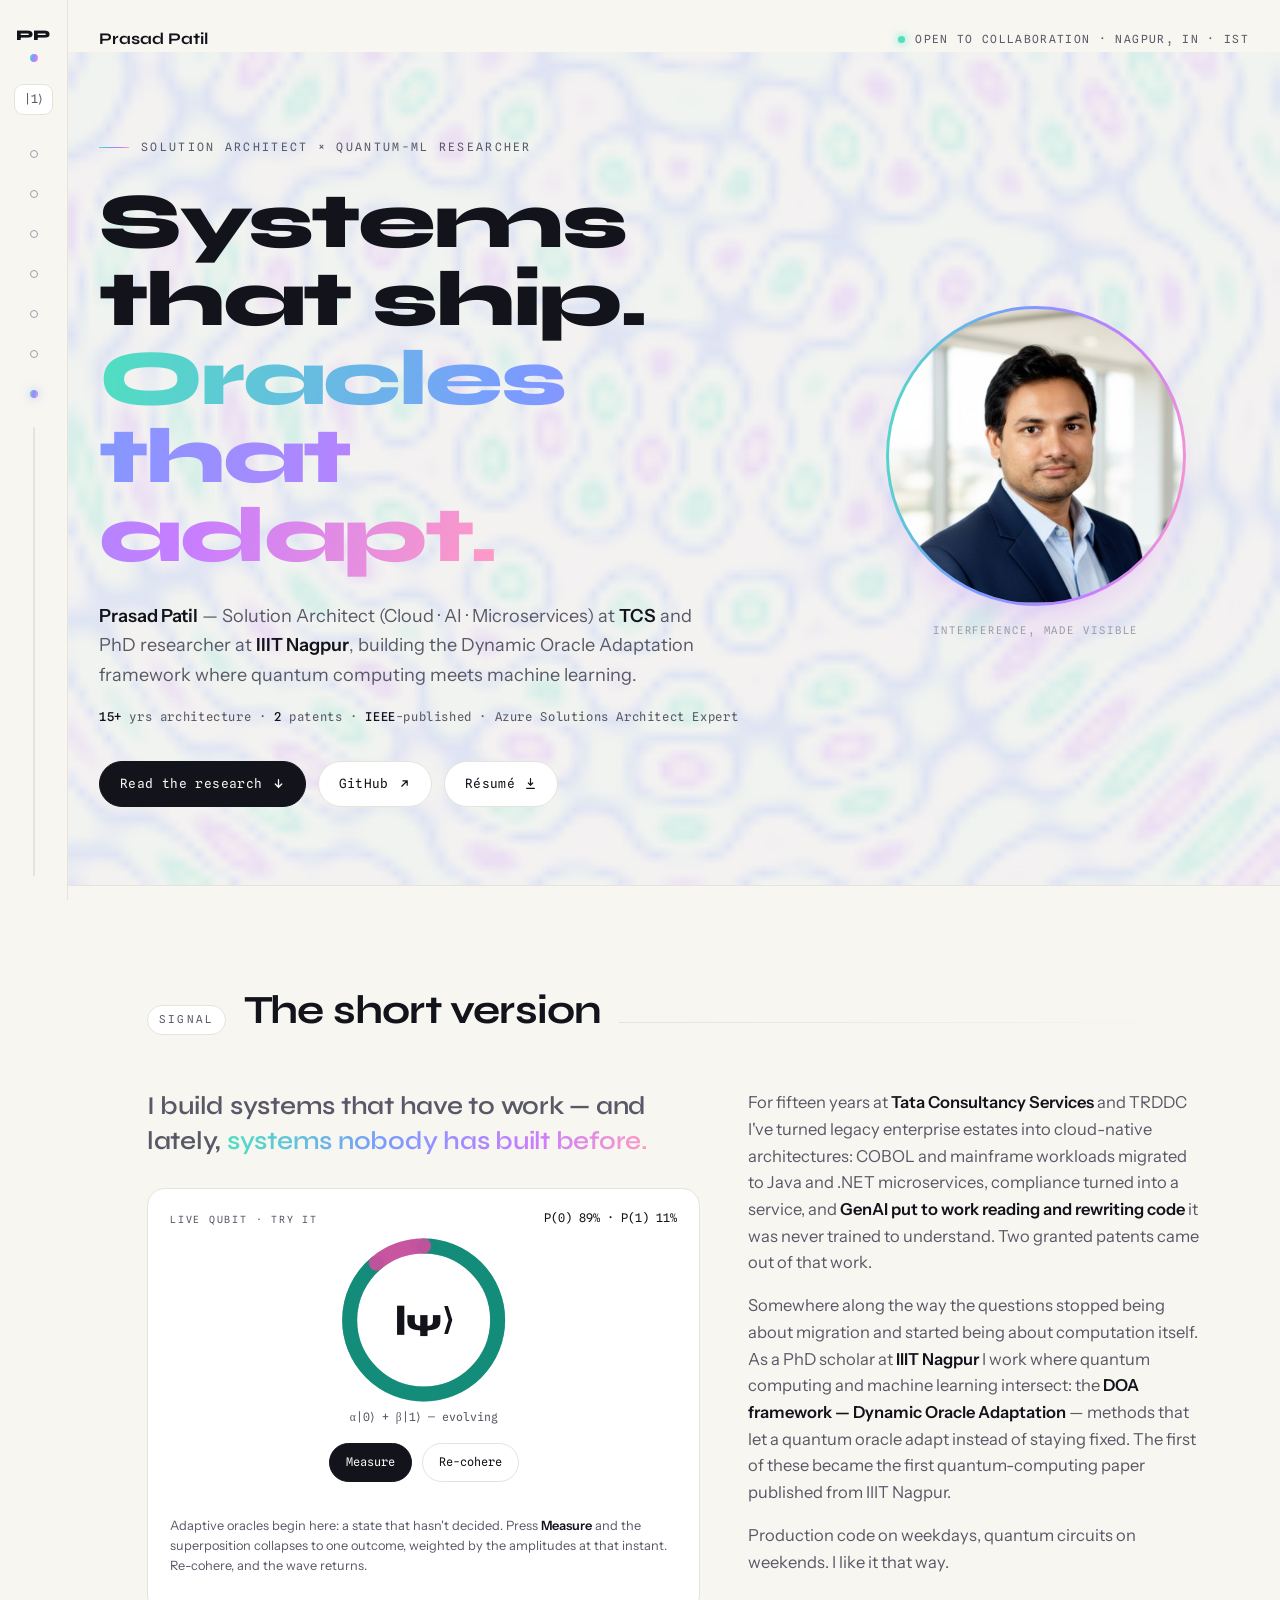
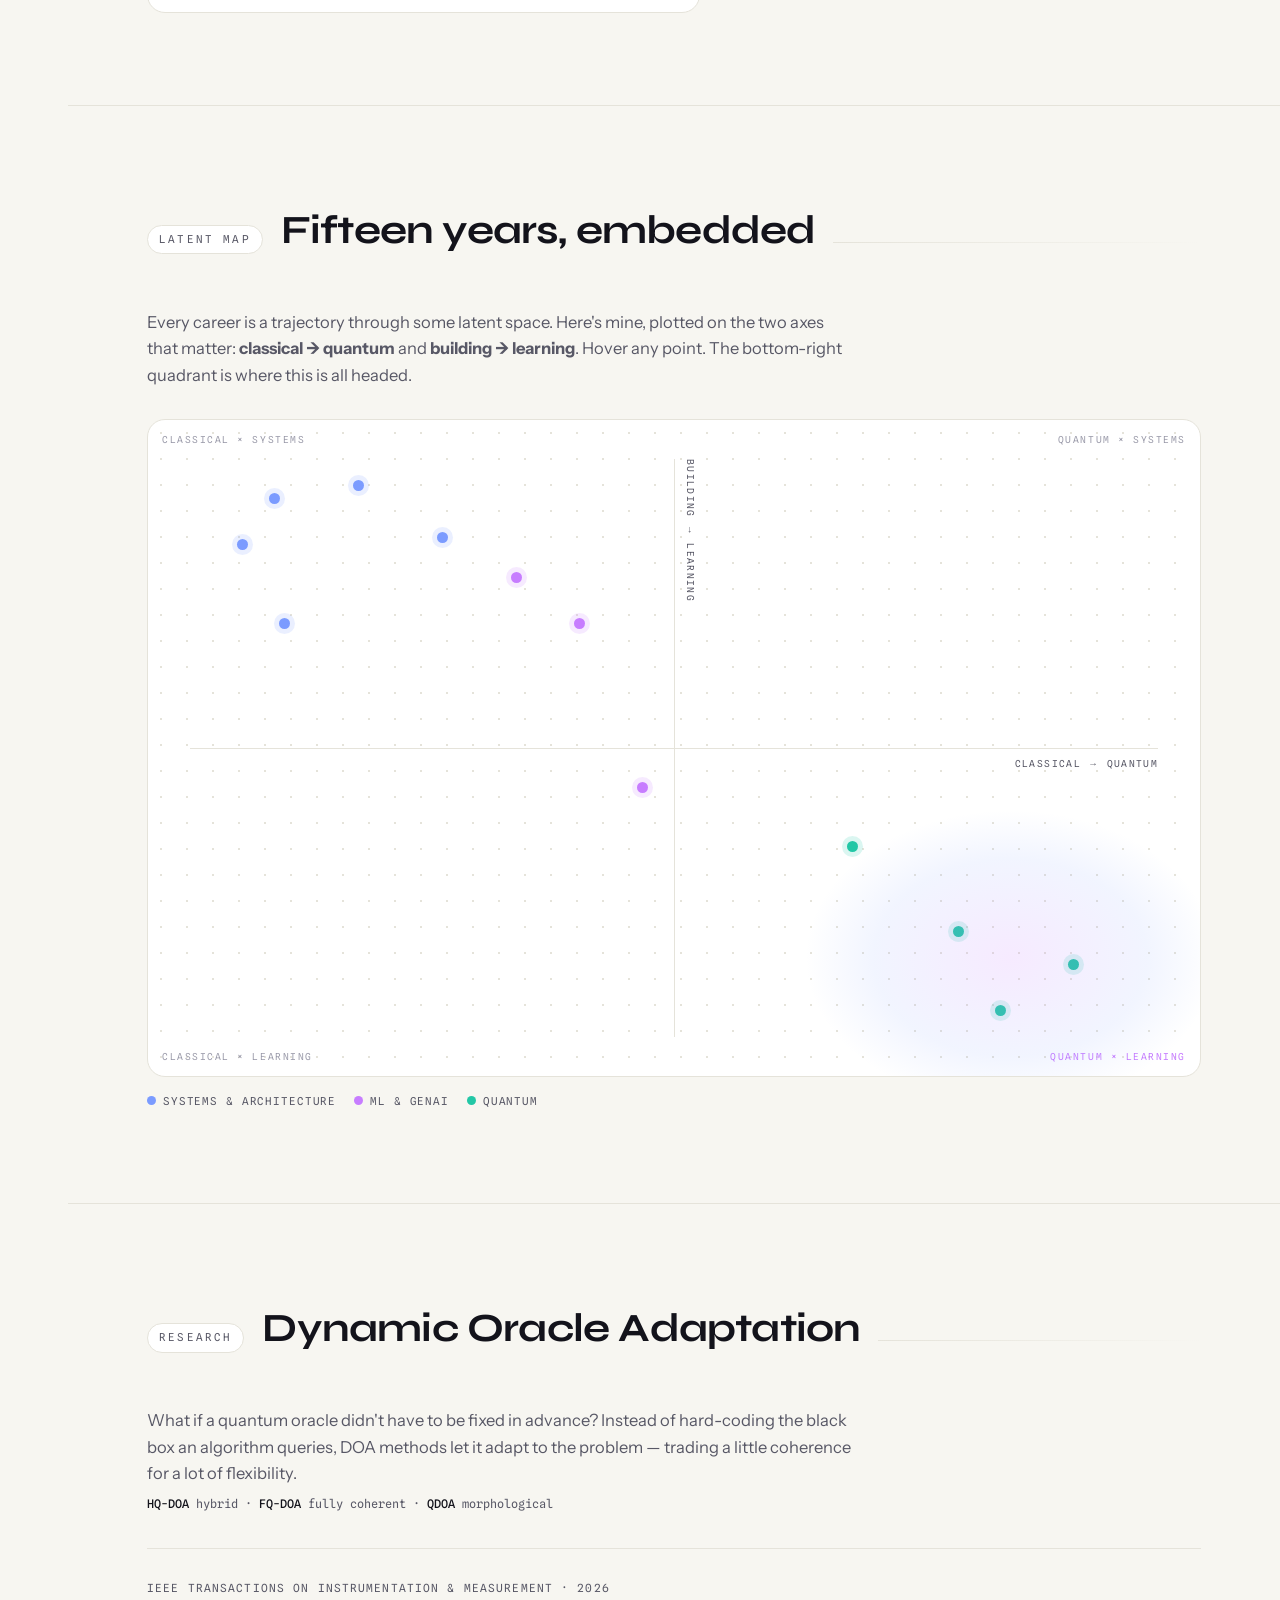
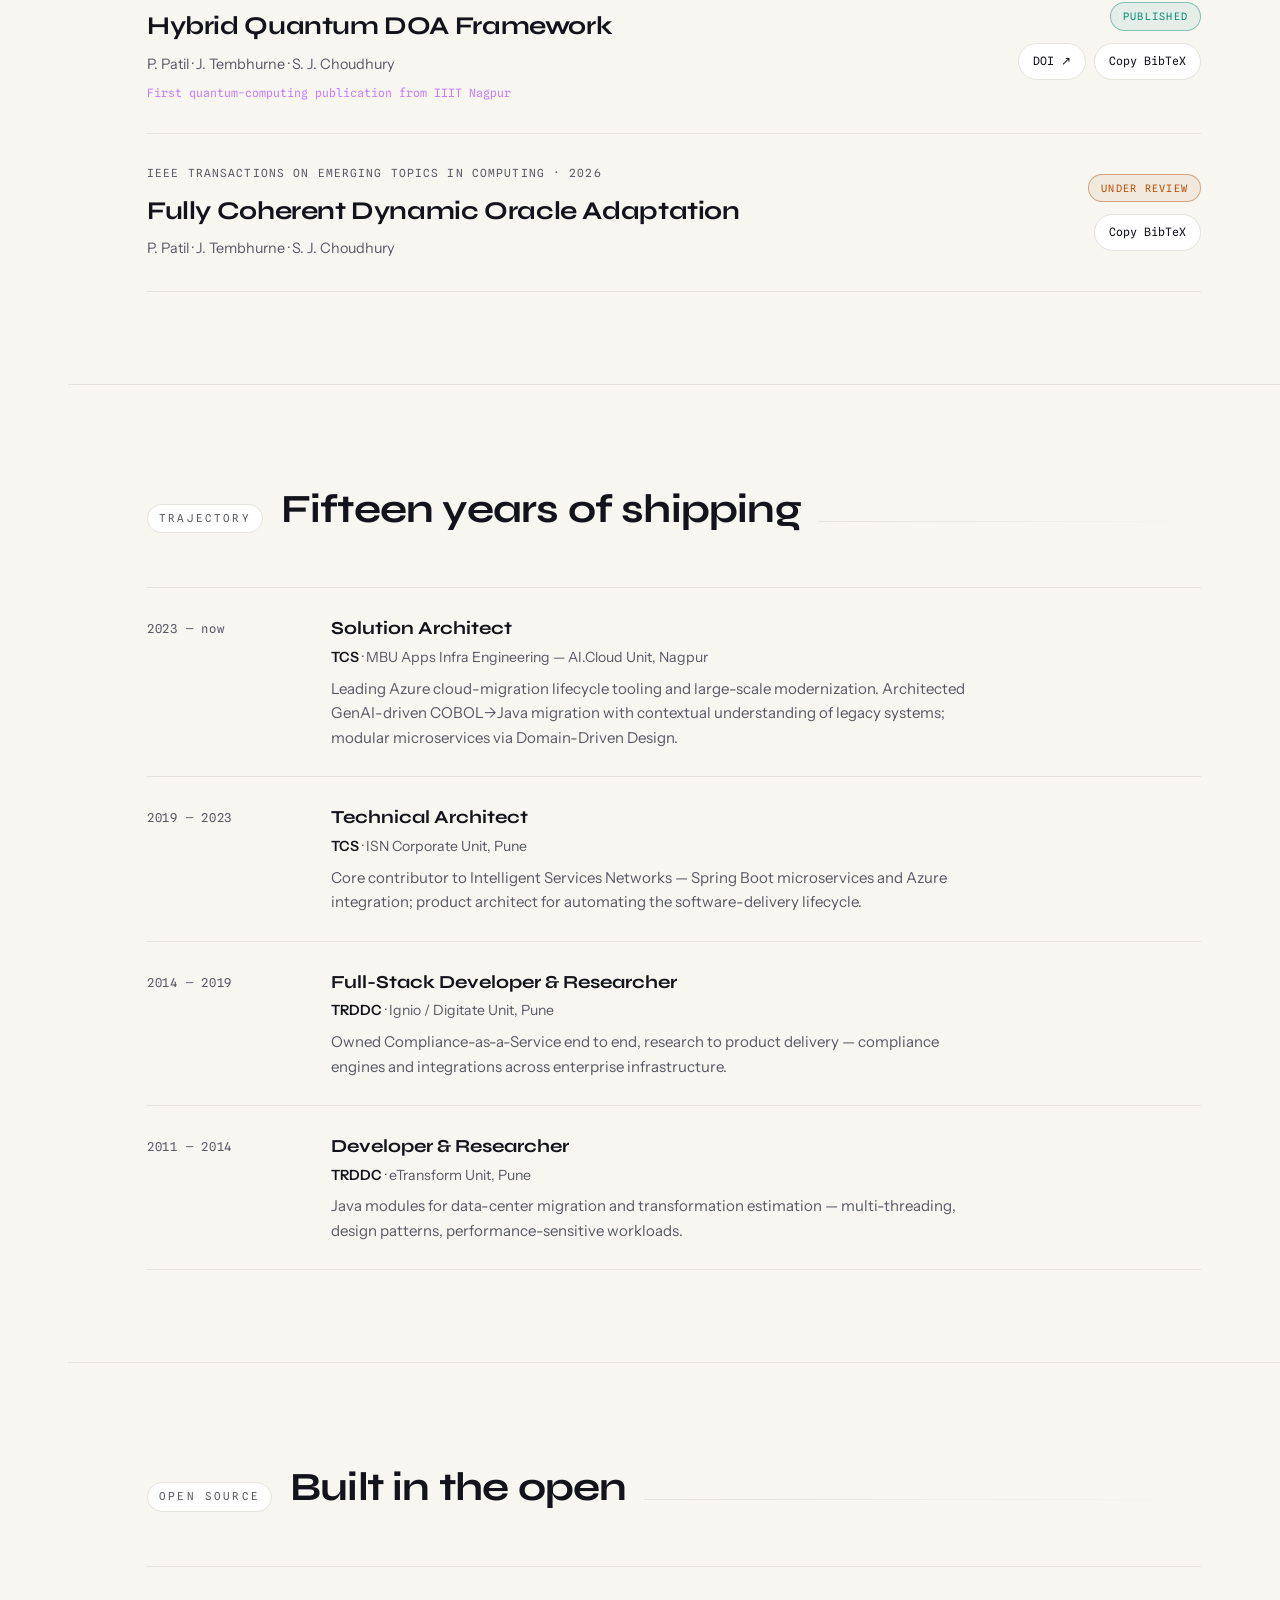
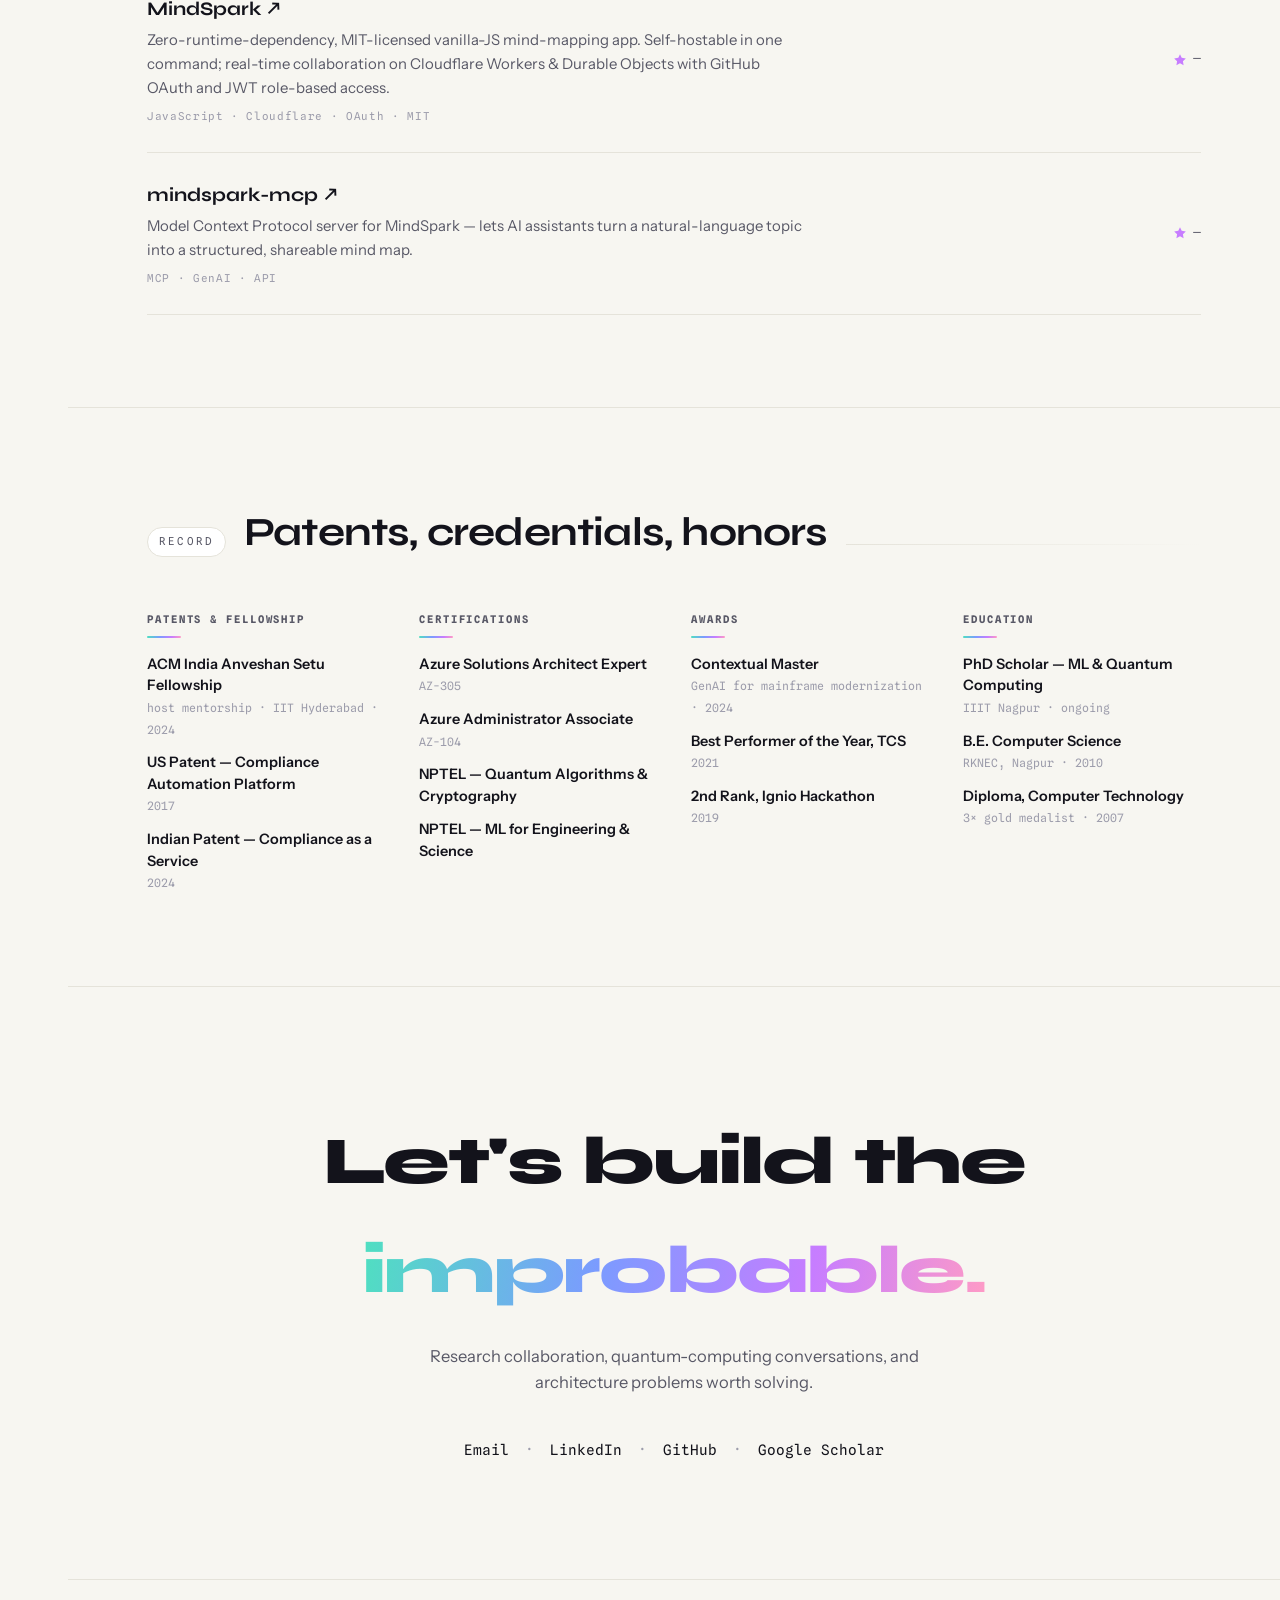
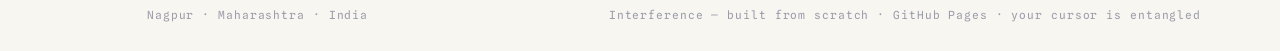
<file: index_0.2.html>
<!DOCTYPE html>
<html lang="en">
<head>
<meta charset="UTF-8">
<meta name="viewport" content="width=device-width, initial-scale=1.0">
<meta name="color-scheme" content="light dark">
<title>Prasad Patil — Systems that ship, oracles that adapt</title>
<meta name="description" content="Prasad Patil — Solution Architect (Cloud · AI · Microservices) at TCS and PhD researcher at IIIT Nagpur, building the Dynamic Oracle Adaptation framework at the intersection of quantum computing and machine learning.">
<link rel="preconnect" href="https://fonts.googleapis.com">
<link rel="preconnect" href="https://fonts.gstatic.com" crossorigin>
<link href="https://fonts.googleapis.com/css2?family=Syne:wght@500;600;700;800&family=Instrument+Sans:wght@400;500;600&family=Spline+Sans+Mono:wght@400;500&display=swap" rel="stylesheet">
<style>
  :root{
    --paper:#F7F6F1; --paper2:#FFFFFF; --ink:#13131B; --mut:#585866; --dim:#9C9CAB; --hair:#E5E3DA;
    --ir1:#4FE0C0; --ir2:#7B9BFF; --ir3:#C77DFF; --ir4:#FF9BC5;
    --grad:linear-gradient(100deg,var(--ir1),var(--ir2) 38%,var(--ir3) 72%,var(--ir4));
    --pub:#0E8A76; --rev:#B45309; --k0:#0E8A76; --k1:#C7519E;
    --fd:"Syne"; --fb:"Instrument Sans"; --fm:"Spline Sans Mono";
    --ease:cubic-bezier(.22,.61,.36,1);
    --railw:68px; --pad:clamp(20px,4.5vw,48px);
  }
  html[data-theme="dark"]{
    --paper:#0E0E16; --paper2:#161623; --ink:#ECEBF5; --mut:#A6A4BA; --dim:#69677E; --hair:#262639;
    --pub:#2FD4B5; --rev:#F2A65A; --k0:#2FD4B5; --k1:#FF8FC8;
  }
  html[data-theme="dark"] .ls-tip{box-shadow:0 18px 44px -18px rgba(0,0,0,.6);}
  *{box-sizing:border-box;}
  html{scroll-behavior:smooth;}
  @media (prefers-reduced-motion: reduce){html{scroll-behavior:auto;}}
  body{margin:0; background:var(--paper); color:var(--ink); font-family:var(--fb),system-ui,sans-serif;
    font-size:16.5px; line-height:1.62; -webkit-font-smoothing:antialiased; overflow-x:hidden;}
  ::selection{background:var(--ir3); color:#fff;}
  a{color:inherit; text-decoration:none;}
  button{font:inherit; color:inherit;}
  :focus-visible{outline:2px solid var(--ir2); outline-offset:3px; border-radius:4px;}
  .mono{font-family:var(--fm),monospace;}
  .g-ink{background:var(--grad); -webkit-background-clip:text; background-clip:text; color:transparent;}

  /* ===== left rail ===== */
  .rail{position:fixed; top:0; bottom:0; left:0; width:var(--railw); z-index:60;
    display:flex; flex-direction:column; align-items:center; padding:24px 0; gap:22px;
    border-right:1px solid var(--hair); background:color-mix(in srgb,var(--paper) 86%,transparent); backdrop-filter:blur(8px);}
  .rail .mark{font-family:var(--fd); font-weight:800; font-size:.92rem; letter-spacing:.02em;}
  .rail .mark i{display:block; width:8px; height:8px; margin:6px auto 0; border-radius:50%; background:var(--grad);}
  .rail nav{display:flex; flex-direction:column; gap:18px; margin-top:6px;}
  .rail nav a{position:relative; display:grid; place-items:center; width:22px; height:22px;}
  .rail nav a i{width:8px; height:8px; border-radius:50%; border:1.5px solid var(--dim); transition:.25s var(--ease); background:transparent;}
  .rail nav a:hover i{border-color:var(--ink);}
  .rail nav a.on i{background:var(--grad); border-color:transparent; box-shadow:0 0 10px rgba(123,155,255,.55);}
  .rail nav a span{position:absolute; left:30px; top:50%; transform:translate(-6px,-50%); opacity:0; pointer-events:none;
    font-family:var(--fm); font-size:.6rem; letter-spacing:.16em; text-transform:uppercase; color:var(--mut);
    background:var(--paper2); border:1px solid var(--hair); border-radius:6px; padding:4px 9px; white-space:nowrap;
    transition:.22s var(--ease); box-shadow:0 6px 18px -10px rgba(19,19,27,.25);}
  .rail nav a:hover span, .rail nav a:focus-visible span{opacity:1; transform:translate(0,-50%);}
  .rail .track{flex:1; width:2px; background:var(--hair); border-radius:2px; position:relative; overflow:hidden;}
  .rail .track b{position:absolute; top:0; left:0; width:100%; height:0; background:var(--grad);}
  .kbtn{font-family:var(--fm); font-size:.74rem; border:1px solid var(--hair); border-radius:9px; padding:5px 9px;
    background:var(--paper2); cursor:pointer; color:var(--mut); transition:.2s var(--ease);}
  .kbtn:hover{color:var(--ink); border-color:var(--ir2);}

  .page{margin-left:var(--railw);}
  .wrap{max-width:1150px; margin:0 auto; padding-inline:var(--pad);}

  /* mobile top bar */
  .mtop{display:none; position:sticky; top:0; z-index:60; background:color-mix(in srgb,var(--paper) 88%,transparent);
    backdrop-filter:blur(10px); border-bottom:1px solid var(--hair);}
  .mtop .in{display:flex; align-items:center; gap:18px; height:56px; padding-inline:20px; overflow-x:auto;}
  .mtop .name{font-family:var(--fd); font-weight:800; font-size:.95rem; white-space:nowrap; display:flex; align-items:center; gap:8px;}
  .mtop .name i{width:7px; height:7px; border-radius:50%; background:var(--grad);}
  .mtop a.lnk{font-family:var(--fm); font-size:.68rem; letter-spacing:.1em; text-transform:uppercase; color:var(--mut); white-space:nowrap;}
  @media(max-width:980px){ .rail{display:none;} .page{margin-left:0;} .mtop{display:block;} }

  /* ===== masthead ===== */
  .mast{display:flex; justify-content:space-between; align-items:center; padding:26px 0 0;}
  .mast .who{font-family:var(--fd); font-weight:700; font-size:1.02rem;}
  .mast .meta{font-family:var(--fm); font-size:.7rem; letter-spacing:.12em; text-transform:uppercase; color:var(--mut);
    display:flex; align-items:center; gap:10px;}
  .mast .meta i{width:7px; height:7px; border-radius:50%; background:var(--ir1); box-shadow:0 0 8px var(--ir1);}
  @media(max-width:980px){ .mast{display:none;} }

  /* ===== hero ===== */
  .hero{position:relative; overflow:hidden;}
  #field{position:absolute; inset:0; width:100%; height:100%; pointer-events:none;}
  .hero-in{position:relative; z-index:1; display:grid; grid-template-columns:1.22fr .78fr; gap:56px; align-items:center;
    padding:86px 0 78px;}
  .kick{font-family:var(--fm); font-size:.72rem; letter-spacing:.2em; text-transform:uppercase; color:var(--mut); margin:0 0 26px;
    display:flex; align-items:center; gap:12px;}
  .kick::before{content:""; width:30px; height:1px; background:var(--grad);}
  h1{font-family:var(--fd); font-weight:800; font-size:clamp(2.5rem,6.4vw,4.9rem); line-height:1.0; letter-spacing:-.028em; margin:0 0 26px;}
  .sub{font-size:1.13rem; color:var(--mut); max-width:52ch; margin:0 0 18px;}
  .sub b{color:var(--ink); font-weight:600;}
  .facts{font-family:var(--fm); font-size:.76rem; letter-spacing:.05em; color:var(--mut); margin:0 0 34px;}
  .facts b{color:var(--ink); font-weight:500;}
  .cta{display:flex; flex-wrap:wrap; gap:12px;}
  .pill{display:inline-flex; align-items:center; gap:9px; font-family:var(--fm); font-size:.8rem; letter-spacing:.03em;
    padding:12px 20px; border-radius:999px; border:1px solid var(--hair); background:var(--paper2); transition:.24s var(--ease);}
  .pill:hover{transform:translateY(-2px); box-shadow:0 1px 0 0 var(--ir2) inset, 0 14px 30px -16px rgba(123,155,255,.55); border-color:var(--ir2);}
  .pill.solid{background:var(--ink); color:var(--paper); border-color:var(--ink);}
  .pill.solid:hover{box-shadow:0 16px 34px -16px rgba(19,19,27,.5);}
  .pill svg{width:13px; height:13px;}
  .arch-wrap{display:grid; justify-items:center; gap:16px;}
  .arch{width:min(100%,300px); aspect-ratio:1; padding:3px; border-radius:50%; background:var(--grad);
    box-shadow:0 24px 60px -28px rgba(199,125,255,.55);}
  .arch img{width:100%; height:100%; object-fit:cover; display:block; border-radius:50%;}
  .arch-cap{font-family:var(--fm); font-size:.66rem; letter-spacing:.18em; text-transform:uppercase; color:var(--dim);}
  @media(max-width:880px){
    .hero-in{grid-template-columns:1fr; gap:40px; padding:56px 0 62px;}
    .arch-wrap{order:-1;} .arch{width:min(64vw,240px);}
  }

  /* ===== sections ===== */
  .sec{padding:92px 0; border-top:1px solid var(--hair); position:relative; z-index:1;}
  .sh{display:flex; align-items:baseline; gap:18px; margin-bottom:46px; flex-wrap:wrap;}
  .sh .lab{font-family:var(--fm); font-size:.68rem; letter-spacing:.2em; text-transform:uppercase; color:var(--mut); white-space:nowrap;
    padding:5px 11px; border:1px solid var(--hair); border-radius:999px; background:var(--paper2);}
  .sh h2{font-family:var(--fd); font-weight:700; font-size:clamp(1.7rem,3.6vw,2.5rem); letter-spacing:-.02em; margin:0;}
  .sh .rule{flex:1; min-width:60px; height:1px; background:linear-gradient(90deg,var(--hair),transparent);}

  /* superposition-collapse titles */
  .qt{position:relative; display:inline-block;}
  .qt::before,.qt::after{content:attr(data-t); position:absolute; inset:0; pointer-events:none; transition:transform .8s var(--ease), opacity .8s var(--ease);}
  .qt::before{color:var(--ir1); transform:translate(-7px,4px); opacity:.6; filter:blur(.5px);}
  .qt::after{color:var(--ir4); transform:translate(7px,-4px); opacity:.6; filter:blur(.5px);}
  .qt.in::before,.qt.in::after{transform:translate(0,0); opacity:0;}
  @media (prefers-reduced-motion: reduce){.qt::before,.qt::after{display:none;}}

  .reveal{opacity:0; transform:translateY(16px); transition:opacity .7s var(--ease), transform .7s var(--ease);}
  .reveal.in{opacity:1; transform:none;}
  @media (prefers-reduced-motion: reduce){.reveal{opacity:1; transform:none; transition:none;}}

  /* about */
  .sig-grid{display:grid; grid-template-columns:1.1fr .9fr; gap:48px; align-items:start;}
  .sig-grid .lead{font-family:var(--fd); font-weight:600; font-size:clamp(1.25rem,2.4vw,1.6rem); line-height:1.35; letter-spacing:-.01em; margin:0;}
  .sig-grid .lead em{font-style:normal; background:var(--grad); -webkit-background-clip:text; background-clip:text; color:transparent;}
  .sig-grid p{color:var(--mut); margin:0 0 16px;}
  .sig-grid p b{color:var(--ink); font-weight:600;}
  @media(max-width:820px){.sig-grid{grid-template-columns:1fr; gap:24px;}}
  .qubit{margin-top:30px; background:var(--paper2); border:1px solid var(--hair); border-radius:18px; padding:20px 22px;}
  .q-head{display:flex; justify-content:space-between; align-items:center; gap:12px; margin-bottom:4px; flex-wrap:wrap;}
  .q-lab{font-family:var(--fm); font-size:.62rem; letter-spacing:.18em; text-transform:uppercase; color:var(--mut);}
  .q-state{font-family:var(--fm); font-size:.74rem; color:var(--ink);}
  .q-viz{position:relative; height:176px; display:grid; place-items:center;}
  .q-viz canvas{position:absolute; inset:0; width:100%; height:100%;}
  .q-ket{position:relative; z-index:1; font-family:var(--fd); font-weight:800; font-size:1.9rem; letter-spacing:-.02em;}
  .q-ket.sup{animation:qflk 1.7s var(--ease) infinite;}
  .q-ket.o0{color:var(--k0);} .q-ket.o1{color:var(--k1);}
  @keyframes qflk{0%,100%{opacity:.35}50%{opacity:.95}}
  @media (prefers-reduced-motion: reduce){.q-ket.sup{animation:none; opacity:.75;}}
  .q-read{font-family:var(--fm); font-size:.72rem; color:var(--mut); text-align:center; margin:2px 0 14px;}
  .q-act{display:flex; gap:10px; justify-content:center; flex-wrap:wrap;}
  .q-btn{font-family:var(--fm); font-size:.74rem; padding:9px 16px; border-radius:999px; border:1px solid var(--hair);
    background:var(--paper2); cursor:pointer; transition:.2s var(--ease);}
  .q-btn:hover{border-color:var(--ir2); transform:translateY(-1px);}
  .q-btn.solid{background:var(--ink); color:var(--paper); border-color:var(--ink);}
  .q-hist{display:flex; gap:6px; justify-content:center; flex-wrap:wrap; margin-top:14px; min-height:20px;}
  .q-hist b{font-family:var(--fm); font-weight:500; font-size:.7rem; padding:2px 7px; border-radius:6px; border:1px solid var(--hair);}
  .q-hist b.o0{color:var(--k0); border-color:color-mix(in srgb,var(--k0) 45%,transparent);}
  .q-hist b.o1{color:var(--k1); border-color:color-mix(in srgb,var(--k1) 45%,transparent);}
  .q-cap{font-size:.8rem; color:var(--mut); margin:14px 0 0; line-height:1.55;}
  .q-cap b{color:var(--ink); font-weight:600;}

  /* latent map */
  .map-intro{color:var(--mut); max-width:64ch; margin:0 0 30px;}
  .ls-field{position:relative; width:100%; aspect-ratio:16/10; background:var(--paper2); border:1px solid var(--hair); border-radius:18px;
    background-image:radial-gradient(var(--hair) 1px, transparent 1px); background-size:26px 26px; overflow:hidden;}
  .ls-field::after{content:""; position:absolute; right:-8%; bottom:-12%; width:52%; height:60%; pointer-events:none;
    background:radial-gradient(closest-side, rgba(199,125,255,.16), rgba(123,155,255,.10) 50%, transparent 75%);}
  .ax{position:absolute; background:var(--hair);}
  .ax.h{left:4%; right:4%; top:50%; height:1px;}
  .ax.v{top:6%; bottom:6%; left:50%; width:1px;}
  .quad{position:absolute; font-family:var(--fm); font-size:.6rem; letter-spacing:.16em; text-transform:uppercase; color:var(--dim);}
  .quad.tl{top:12px; left:14px;} .quad.tr{top:12px; right:14px; text-align:right;}
  .quad.bl{bottom:12px; left:14px;} .quad.br{bottom:12px; right:14px; text-align:right; color:var(--ir3);}
  .axl{position:absolute; font-family:var(--fm); font-size:.6rem; letter-spacing:.14em; text-transform:uppercase; color:var(--mut);}
  .axl.x{right:4%; top:calc(50% + 8px);}
  .axl.y{left:calc(50% + 8px); top:6%; writing-mode:vertical-rl;}
  .dotb{position:absolute; transform:translate(-50%,-50%); width:26px; height:26px; display:grid; place-items:center;
    background:none; border:none; cursor:pointer; padding:0;}
  .dotb i{width:11px; height:11px; border-radius:50%; background:var(--dc,#7B9BFF);
    box-shadow:0 0 0 5px color-mix(in srgb,var(--dc,#7B9BFF) 16%,transparent); transition:.2s var(--ease);}
  .dotb:hover i,.dotb:focus-visible i{transform:scale(1.35); box-shadow:0 0 0 8px color-mix(in srgb,var(--dc,#7B9BFF) 20%,transparent);}
  .d-sys{--dc:#7B9BFF;} .d-ml{--dc:#C77DFF;} .d-q{--dc:#23C7A6;}
  .ls-tip{position:absolute; z-index:5; max-width:250px; background:var(--paper2); border:1px solid var(--hair); border-radius:12px;
    padding:12px 14px; box-shadow:0 18px 44px -18px rgba(19,19,27,.3); opacity:0; pointer-events:none; transition:opacity .18s var(--ease);}
  .ls-tip .t-name{font-family:var(--fd); font-weight:700; font-size:.92rem; margin:0 0 2px;}
  .ls-tip .t-meta{font-family:var(--fm); font-size:.64rem; letter-spacing:.08em; text-transform:uppercase; color:var(--mut); margin:0 0 6px;}
  .ls-tip .t-desc{font-size:.82rem; color:var(--mut); margin:0; line-height:1.5;}
  .legend{display:flex; flex-wrap:wrap; gap:18px; margin-top:16px; font-family:var(--fm); font-size:.68rem; letter-spacing:.08em; text-transform:uppercase; color:var(--mut);}
  .legend i{display:inline-block; width:9px; height:9px; border-radius:50%; margin-right:7px; vertical-align:baseline;}

  /* research rows */
  .paper{display:grid; grid-template-columns:1fr auto; gap:10px 28px; padding:30px 0; border-top:1px solid var(--hair); position:relative;}
  .paper:last-of-type{border-bottom:1px solid var(--hair);}
  .paper::before{content:""; position:absolute; left:-18px; top:18%; bottom:18%; width:3px; border-radius:3px; background:var(--grad);
    transform:scaleY(0); transform-origin:top; transition:transform .35s var(--ease);}
  .paper:hover::before{transform:scaleY(1);}
  .paper .venue{font-family:var(--fm); font-size:.7rem; letter-spacing:.1em; text-transform:uppercase; color:var(--mut); margin:0 0 8px;}
  .paper h3{font-family:var(--fd); font-weight:700; font-size:clamp(1.2rem,2.4vw,1.6rem); letter-spacing:-.015em; margin:0 0 6px;}
  .paper .auth{font-size:.9rem; color:var(--mut); margin:0;}
  .paper .first{font-family:var(--fm); font-size:.72rem; color:var(--ir3); margin:8px 0 0;}
  .pr{display:flex; flex-direction:column; align-items:flex-end; gap:12px; justify-content:center;}
  .st{font-family:var(--fm); font-size:.64rem; letter-spacing:.12em; text-transform:uppercase; padding:5px 12px; border-radius:999px; border:1px solid;}
  .st.pub{color:var(--pub); border-color:color-mix(in srgb,var(--pub) 45%,transparent); background:color-mix(in srgb,var(--pub) 8%,transparent);}
  .st.rev{color:var(--rev); border-color:color-mix(in srgb,var(--rev) 45%,transparent); background:color-mix(in srgb,var(--rev) 8%,transparent);}
  .plinks{display:flex; gap:8px;}
  .plink{font-family:var(--fm); font-size:.72rem; padding:8px 14px; border:1px solid var(--hair); border-radius:999px; background:var(--paper2); cursor:pointer; transition:.2s;}
  .plink:hover{border-color:var(--ir2);}
  .doa-line{color:var(--mut); max-width:64ch; margin:0 0 8px;}
  .doa-chips{font-family:var(--fm); font-size:.74rem; color:var(--mut); margin:0 0 34px;}
  .doa-chips b{color:var(--ink); font-weight:500;}
  @media(max-width:720px){.paper{grid-template-columns:1fr;} .pr{flex-direction:row; align-items:center; justify-content:flex-start;}}

  /* trajectory */
  .tj{display:grid; grid-template-columns:150px 1fr; gap:8px 34px; padding:26px 0; border-top:1px solid var(--hair);}
  .tj:last-of-type{border-bottom:1px solid var(--hair);}
  .tj .yr{font-family:var(--fm); font-size:.76rem; letter-spacing:.06em; color:var(--mut); padding-top:5px;}
  .tj .role{font-family:var(--fd); font-weight:700; font-size:1.15rem; margin:0;}
  .tj .org{font-size:.88rem; color:var(--mut); margin:2px 0 8px;}
  .tj .org b{color:var(--ink); font-weight:600;}
  .tj p{font-size:.94rem; color:var(--mut); margin:0; max-width:66ch;}
  @media(max-width:640px){.tj{grid-template-columns:1fr; gap:4px;}}

  /* open source */
  .os{display:grid; grid-template-columns:1fr auto; gap:8px 28px; padding:26px 0; border-top:1px solid var(--hair); transition:.2s;}
  .os:last-of-type{border-bottom:1px solid var(--hair);}
  .os:hover h3{background:var(--grad); -webkit-background-clip:text; background-clip:text; color:transparent;}
  .os h3{font-family:var(--fd); font-weight:700; font-size:1.2rem; margin:0 0 4px; display:inline-flex; align-items:center; gap:10px; transition:.2s;}
  .os p{font-size:.93rem; color:var(--mut); margin:0; max-width:66ch;}
  .os .tags{font-family:var(--fm); font-size:.68rem; letter-spacing:.06em; color:var(--dim); margin-top:8px;}
  .os .stars{font-family:var(--fm); font-size:.8rem; color:var(--mut); display:flex; align-items:center; gap:6px; align-self:center;}
  .os .stars svg{width:14px; height:14px; fill:var(--ir3);}
  @media(max-width:640px){.os{grid-template-columns:1fr;}}

  /* record */
  .rec{display:grid; grid-template-columns:repeat(4,1fr); gap:34px;}
  @media(max-width:980px){.rec{grid-template-columns:1fr 1fr;}}
  @media(max-width:560px){.rec{grid-template-columns:1fr;}}
  .rc h4{font-family:var(--fm); font-size:.66rem; letter-spacing:.18em; text-transform:uppercase; color:var(--mut); margin:0 0 16px; padding-bottom:10px; position:relative;}
  .rc h4::after{content:""; position:absolute; left:0; bottom:0; width:34px; height:2px; background:var(--grad); border-radius:2px;}
  .rc ul{list-style:none; margin:0; padding:0; display:grid; gap:12px;}
  .rc li{font-size:.9rem; color:var(--mut); line-height:1.5;}
  .rc li b{color:var(--ink); font-weight:600; display:block;}
  .rc li span{font-family:var(--fm); font-size:.72rem; color:var(--dim);}

  /* contact */
  .contact{padding:120px 0 110px; text-align:center;}
  .contact h2{font-family:var(--fd); font-weight:800; font-size:clamp(2.2rem,6vw,4.2rem); letter-spacing:-.028em; margin:0 0 18px;}
  .contact p{color:var(--mut); max-width:46ch; margin:0 auto 34px;}
  .clinks{display:flex; justify-content:center; flex-wrap:wrap; gap:10px 6px; font-family:var(--fm); font-size:.9rem;}
  .clinks a{position:relative; padding:8px 10px;}
  .clinks a::after{content:""; position:absolute; left:10px; right:10px; bottom:4px; height:2px; background:var(--grad); border-radius:2px;
    transform:scaleX(0); transform-origin:left; transition:transform .3s var(--ease);}
  .clinks a:hover::after,.clinks a:focus-visible::after{transform:scaleX(1);}
  .clinks .sep{color:var(--dim); align-self:center;}

  footer{border-top:1px solid var(--hair); padding:26px 0;}
  .fin{display:flex; justify-content:space-between; flex-wrap:wrap; gap:10px; font-family:var(--fm); font-size:.7rem; letter-spacing:.08em; color:var(--dim);}

  .toast{position:fixed; bottom:26px; left:50%; transform:translateX(-50%) translateY(16px); background:var(--ink); color:var(--paper);
    font-family:var(--fm); font-size:.78rem; padding:11px 18px; border-radius:999px; opacity:0; pointer-events:none; transition:.3s var(--ease); z-index:90;}
  .toast.show{opacity:1; transform:translateX(-50%) translateY(0);}
  #ent{position:fixed; inset:0; z-index:55; pointer-events:none;}
</style>
</head>
<body>

<aside class="rail" aria-label="Section navigation">
  <a class="mark" href="#top" aria-label="Back to top">PP<i></i></a>
  <button class="kbtn" id="kdesk" aria-label="Toggle light and dark theme" title="Flip the basis state">|1⟩</button>
  <nav>
    <a href="#signal" data-spy="signal"><i></i><span>Signal</span></a>
    <a href="#map" data-spy="map"><i></i><span>Latent map</span></a>
    <a href="#research" data-spy="research"><i></i><span>Research</span></a>
    <a href="#path" data-spy="path"><i></i><span>Trajectory</span></a>
    <a href="#code" data-spy="code"><i></i><span>Open source</span></a>
    <a href="#record" data-spy="record"><i></i><span>Record</span></a>
    <a href="#contact" data-spy="contact"><i></i><span>Contact</span></a>
  </nav>
  <div class="track" aria-hidden="true"><b id="prog"></b></div>
</aside>

<div class="mtop">
  <div class="in">
    <span class="name"><i></i>Prasad Patil</span>
    <a class="lnk" href="#signal">Signal</a><a class="lnk" href="#map">Map</a><a class="lnk" href="#research">Research</a>
    <a class="lnk" href="#path">Path</a><a class="lnk" href="#code">Code</a><a class="lnk" href="#contact">Contact</a>
    <button class="kbtn" id="kmob" aria-label="Toggle light and dark theme" style="margin-left:auto">|1⟩</button>
  </div>
</div>

<main class="page" id="top">
  <div class="wrap mast">
    <span class="who">Prasad Patil</span>
    <span class="meta"><i></i>Open to collaboration · Nagpur, IN · IST</span>
  </div>

  <header class="hero">
    <canvas id="field" aria-hidden="true"></canvas>
    <div class="wrap hero-in">
      <div>
        <p class="kick">Solution Architect × Quantum-ML Researcher</p>
        <h1>Systems that ship.<br><span class="g-ink">Oracles that adapt.</span></h1>
        <p class="sub"><b>Prasad Patil</b> — Solution Architect (Cloud · AI · Microservices) at <b>TCS</b> and PhD researcher at <b>IIIT Nagpur</b>, building the Dynamic Oracle Adaptation framework where quantum computing meets machine learning.</p>
        <p class="facts"><b>15+</b> yrs architecture · <b>2</b> patents · <b>IEEE</b>-published · Azure Solutions Architect Expert</p>
        <div class="cta">
          <a class="pill solid" href="#research">Read the research
            <svg viewBox="0 0 24 24" fill="none" stroke="currentColor" stroke-width="2.4" stroke-linecap="round"><path d="M12 5v14M6 13l6 6 6-6"/></svg></a>
          <a class="pill" href="https://github.com/prasadpatil25" target="_blank" rel="noopener">GitHub
            <svg viewBox="0 0 24 24" fill="none" stroke="currentColor" stroke-width="2.2" stroke-linecap="round"><path d="M7 17L17 7M17 7H9M17 7v8"/></svg></a>
          <a class="pill" href="resume.pdf" target="_blank" rel="noopener">Résumé
            <svg viewBox="0 0 24 24" fill="none" stroke="currentColor" stroke-width="2.2" stroke-linecap="round"><path d="M12 3v12M8 11l4 4 4-4M5 21h14"/></svg></a>
        </div>
      </div>
      <div class="arch-wrap">
        <div class="arch"><img src="[data-uri]" alt="Portrait of Prasad Patil"></div>
        <span class="arch-cap">Interference, made visible</span>
      </div>
    </div>
  </header>

  <section class="sec" id="signal">
    <div class="wrap">
      <div class="sh reveal"><span class="lab">Signal</span><h2><span class="qt" data-t="The short version">The short version</span></h2><span class="rule"></span></div>
      <div class="sig-grid reveal">
        <div>
          <p class="lead">I build systems that have to work — and lately, <em>systems nobody has built before.</em></p>
          <div class="qubit" id="qubit">
            <div class="q-head"><span class="q-lab">Live qubit · try it</span><span class="q-state" id="qprob">P(0) 50% · P(1) 50%</span></div>
            <div class="q-viz"><canvas id="qcv" aria-hidden="true"></canvas><span class="q-ket sup" id="qket">|&psi;&#10217;</span></div>
            <p class="q-read" id="qread">&alpha;|0&#10217; + &beta;|1&#10217; — evolving</p>
            <div class="q-act">
              <button class="q-btn solid" id="qmeasure">Measure</button>
              <button class="q-btn" id="qreset">Re-cohere</button>
            </div>
            <div class="q-hist" id="qhist" aria-label="Measurement history"></div>
            <p class="q-cap">Adaptive oracles begin here: a state that hasn't decided. Press <b>Measure</b> and the superposition collapses to one outcome, weighted by the amplitudes at that instant. Re-cohere, and the wave returns.</p>
          </div>
        </div>
        <div>
          <p>For fifteen years at <b>Tata Consultancy Services</b> and TRDDC I've turned legacy enterprise estates into cloud-native architectures: COBOL and mainframe workloads migrated to Java and .NET microservices, compliance turned into a service, and <b>GenAI put to work reading and rewriting code</b> it was never trained to understand. Two granted patents came out of that work.</p>
          <p>Somewhere along the way the questions stopped being about migration and started being about computation itself. As a PhD scholar at <b>IIIT Nagpur</b> I work where quantum computing and machine learning intersect: the <b>DOA framework — Dynamic Oracle Adaptation</b> — methods that let a quantum oracle adapt instead of staying fixed. The first of these became the first quantum-computing paper published from IIIT Nagpur.</p>
          <p>Production code on weekdays, quantum circuits on weekends. I like it that way.</p>
        </div>
      </div>
    </div>
  </section>

  <section class="sec" id="map">
    <div class="wrap">
      <div class="sh reveal"><span class="lab">Latent map</span><h2><span class="qt" data-t="Fifteen years, embedded">Fifteen years, embedded</span></h2><span class="rule"></span></div>
      <p class="map-intro reveal">Every career is a trajectory through some latent space. Here's mine, plotted on the two axes that matter: <strong>classical → quantum</strong> and <strong>building → learning</strong>. Hover any point. The bottom-right quadrant is where this is all headed.</p>
      <div class="ls-field reveal" id="lsf">
        <span class="ax h" aria-hidden="true"></span><span class="ax v" aria-hidden="true"></span>
        <span class="quad tl">Classical × Systems</span>
        <span class="quad tr">Quantum × Systems</span>
        <span class="quad bl">Classical × Learning</span>
        <span class="quad br">Quantum × Learning</span>
        <span class="axl x" aria-hidden="true">classical → quantum</span>
        <span class="axl y" aria-hidden="true">building → learning</span>

        <button class="dotb d-sys" style="left:9%; top:19%"  data-name="eTransform" data-meta="2011–14 · TRDDC" data-desc="Data-center migration and transformation-estimation modules in core Java." aria-label="eTransform, 2011 to 2014, TRDDC: data-center migration estimation modules in core Java."><i></i></button>
        <button class="dotb d-sys" style="left:13%; top:31%" data-name="Ignio · Compliance-as-a-Service" data-meta="2014–19 · TRDDC · 2 patents" data-desc="Owned CaaS end-to-end, research to product. US (2017) and Indian (2024) patents." aria-label="Ignio Compliance as a Service, 2014 to 2019, TRDDC, two patents."><i></i></button>
        <button class="dotb d-sys" style="left:12%; top:12%" data-name="ISN microservices" data-meta="2019–23 · TCS" data-desc="Spring Boot microservices on Azure; DDD-driven decomposition of legacy estates." aria-label="ISN microservices, 2019 to 2023, TCS."><i></i></button>
        <button class="dotb d-sys" style="left:20%; top:10%" data-name="Azure modernization" data-meta="2023– · TCS AI.Cloud" data-desc="Cloud-migration lifecycle tooling; legacy .NET and mainframe to cloud-native stacks." aria-label="Azure modernization, 2023 to present, TCS AI dot Cloud unit."><i></i></button>
        <button class="dotb d-sys" style="left:28%; top:18%" data-name="MindSpark" data-meta="2026– · open source" data-desc="Zero-dependency collaborative mind-mapping; Cloudflare Workers, OAuth, JWT roles." aria-label="MindSpark, 2026 to present, open source."><i></i></button>
        <button class="dotb d-ml" style="left:35%; top:24%" data-name="mindspark-mcp" data-meta="2026– · open source" data-desc="MCP server that turns natural language into structured, shareable maps." aria-label="mindspark MCP, 2026 to present, open source."><i></i></button>
        <button class="dotb d-ml" style="left:41%; top:31%" data-name="GenAI code migration" data-meta="2023– · TCS" data-desc="COBOL→Java with LLMs that carry contextual understanding of legacy systems." aria-label="GenAI code migration, 2023 to present, TCS."><i></i></button>
        <button class="dotb d-ml" style="left:47%; top:56%" data-name="LLM fine-tuning" data-meta="ongoing" data-desc="Adapting foundation models for engineering and modernization workloads." aria-label="LLM fine-tuning, ongoing."><i></i></button>
        <button class="dotb d-q" style="left:67%; top:65%" data-name="Quantum algorithms &amp; crypto" data-meta="NPTEL certified" data-desc="Foundations: quantum algorithms and cryptography." aria-label="Quantum algorithms and cryptography, NPTEL certified."><i></i></button>
        <button class="dotb d-q" style="left:77%; top:78%" data-name="HQ-DOA" data-meta="IEEE TIM 2026 · published" data-desc="Hybrid quantum–classical adaptive oracles. First QC publication from IIIT Nagpur." aria-label="H Q DOA, IEEE TIM 2026, published. Hybrid quantum classical adaptive oracles."><i></i></button>
        <button class="dotb d-q" style="left:88%; top:83%" data-name="FQ-DOA" data-meta="IEEE TETC · under review" data-desc="Fully coherent oracle adaptation." aria-label="F Q DOA, IEEE TETC, under review."><i></i></button>
        <button class="dotb d-q" style="left:81%; top:90%" data-name="QDOA" data-meta="in progress" data-desc="Morphological analysis on quantum substrates." aria-label="Q DOA, in progress."><i></i></button>

        <div class="ls-tip" id="lstip" aria-hidden="true">
          <p class="t-name"></p><p class="t-meta"></p><p class="t-desc"></p>
        </div>
      </div>
      <div class="legend reveal">
        <span><i style="background:#7B9BFF"></i>Systems &amp; architecture</span>
        <span><i style="background:#C77DFF"></i>ML &amp; GenAI</span>
        <span><i style="background:#23C7A6"></i>Quantum</span>
      </div>
    </div>
  </section>

  <section class="sec" id="research">
    <div class="wrap">
      <div class="sh reveal"><span class="lab">Research</span><h2><span class="qt" data-t="Dynamic Oracle Adaptation">Dynamic Oracle Adaptation</span></h2><span class="rule"></span></div>
      <p class="doa-line reveal">What if a quantum oracle didn't have to be fixed in advance? Instead of hard-coding the black box an algorithm queries, DOA methods let it adapt to the problem — trading a little coherence for a lot of flexibility.</p>
      <p class="doa-chips reveal"><b>HQ-DOA</b> hybrid · <b>FQ-DOA</b> fully coherent · <b>QDOA</b> morphological</p>

      <article class="paper reveal">
        <div>
          <p class="venue">IEEE Transactions on Instrumentation &amp; Measurement · 2026</p>
          <h3>Hybrid Quantum DOA Framework</h3>
          <p class="auth">P. Patil · J. Tembhurne · S. J. Choudhury</p>
          <p class="first">First quantum-computing publication from IIIT Nagpur</p>
        </div>
        <div class="pr">
          <span class="st pub">Published</span>
          <div class="plinks">
            <a class="plink" href="https://doi.org/10.1109/TIM.2026.3659640" target="_blank" rel="noopener">DOI ↗</a>
            <button class="plink" data-bib="hqdoa">Copy BibTeX</button>
          </div>
        </div>
      </article>

      <article class="paper reveal">
        <div>
          <p class="venue">IEEE Transactions on Emerging Topics in Computing · 2026</p>
          <h3>Fully Coherent Dynamic Oracle Adaptation</h3>
          <p class="auth">P. Patil · J. Tembhurne · S. J. Choudhury</p>
        </div>
        <div class="pr">
          <span class="st rev">Under review</span>
          <div class="plinks"><button class="plink" data-bib="fqdoa">Copy BibTeX</button></div>
        </div>
      </article>
    </div>
  </section>

  <section class="sec" id="path">
    <div class="wrap">
      <div class="sh reveal"><span class="lab">Trajectory</span><h2><span class="qt" data-t="Fifteen years of shipping">Fifteen years of shipping</span></h2><span class="rule"></span></div>

      <div class="tj reveal">
        <span class="yr">2023 — now</span>
        <div>
          <h3 class="role">Solution Architect</h3>
          <p class="org"><b>TCS</b> · MBU Apps Infra Engineering — AI.Cloud Unit, Nagpur</p>
          <p>Leading Azure cloud-migration lifecycle tooling and large-scale modernization. Architected GenAI-driven COBOL→Java migration with contextual understanding of legacy systems; modular microservices via Domain-Driven Design.</p>
        </div>
      </div>
      <div class="tj reveal">
        <span class="yr">2019 — 2023</span>
        <div>
          <h3 class="role">Technical Architect</h3>
          <p class="org"><b>TCS</b> · ISN Corporate Unit, Pune</p>
          <p>Core contributor to Intelligent Services Networks — Spring Boot microservices and Azure integration; product architect for automating the software-delivery lifecycle.</p>
        </div>
      </div>
      <div class="tj reveal">
        <span class="yr">2014 — 2019</span>
        <div>
          <h3 class="role">Full-Stack Developer &amp; Researcher</h3>
          <p class="org"><b>TRDDC</b> · Ignio / Digitate Unit, Pune</p>
          <p>Owned Compliance-as-a-Service end to end, research to product delivery — compliance engines and integrations across enterprise infrastructure.</p>
        </div>
      </div>
      <div class="tj reveal">
        <span class="yr">2011 — 2014</span>
        <div>
          <h3 class="role">Developer &amp; Researcher</h3>
          <p class="org"><b>TRDDC</b> · eTransform Unit, Pune</p>
          <p>Java modules for data-center migration and transformation estimation — multi-threading, design patterns, performance-sensitive workloads.</p>
        </div>
      </div>
    </div>
  </section>

  <section class="sec" id="code">
    <div class="wrap">
      <div class="sh reveal"><span class="lab">Open source</span><h2><span class="qt" data-t="Built in the open">Built in the open</span></h2><span class="rule"></span></div>

      <a class="os reveal" href="https://github.com/prasadpatil25/MindSpark" target="_blank" rel="noopener" data-repo="MindSpark">
        <div>
          <h3>MindSpark ↗</h3>
          <p data-desc>Zero-runtime-dependency, MIT-licensed vanilla-JS mind-mapping app. Self-hostable in one command; real-time collaboration on Cloudflare Workers &amp; Durable Objects with GitHub OAuth and JWT role-based access.</p>
          <p class="tags">JavaScript · Cloudflare · OAuth · MIT</p>
        </div>
        <span class="stars" data-stars><svg viewBox="0 0 24 24"><path d="M12 2l2.9 6.26L22 9.27l-5 4.87 1.18 6.88L12 17.77 5.82 21l1.18-6.88-5-4.87 7.1-1.01L12 2z"/></svg><i>—</i></span>
      </a>
      <a class="os reveal" href="https://github.com/prasadpatil25/mindspark-mcp" target="_blank" rel="noopener" data-repo="mindspark-mcp">
        <div>
          <h3>mindspark-mcp ↗</h3>
          <p data-desc>Model Context Protocol server for MindSpark — lets AI assistants turn a natural-language topic into a structured, shareable mind map.</p>
          <p class="tags">MCP · GenAI · API</p>
        </div>
        <span class="stars" data-stars><svg viewBox="0 0 24 24"><path d="M12 2l2.9 6.26L22 9.27l-5 4.87 1.18 6.88L12 17.77 5.82 21l1.18-6.88-5-4.87 7.1-1.01L12 2z"/></svg><i>—</i></span>
      </a>
    </div>
  </section>

  <section class="sec" id="record">
    <div class="wrap">
      <div class="sh reveal"><span class="lab">Record</span><h2><span class="qt" data-t="Patents, credentials, honors">Patents, credentials, honors</span></h2><span class="rule"></span></div>
      <div class="rec reveal">
        <div class="rc">
          <h4>Patents &amp; fellowship</h4>
          <ul>
            <li><b>ACM India Anveshan Setu Fellowship</b><span>host mentorship · IIT Hyderabad · 2024</span></li>
            <li><b>US Patent — Compliance Automation Platform</b><span>2017</span></li>
            <li><b>Indian Patent — Compliance as a Service</b><span>2024</span></li>
          </ul>
        </div>
        <div class="rc">
          <h4>Certifications</h4>
          <ul>
            <li><b>Azure Solutions Architect Expert</b><span>AZ-305</span></li>
            <li><b>Azure Administrator Associate</b><span>AZ-104</span></li>
            <li><b>NPTEL — Quantum Algorithms &amp; Cryptography</b></li>
            <li><b>NPTEL — ML for Engineering &amp; Science</b></li>
          </ul>
        </div>
        <div class="rc">
          <h4>Awards</h4>
          <ul>
            <li><b>Contextual Master</b><span>GenAI for mainframe modernization · 2024</span></li>
            <li><b>Best Performer of the Year, TCS</b><span>2021</span></li>
            <li><b>2nd Rank, Ignio Hackathon</b><span>2019</span></li>
          </ul>
        </div>
        <div class="rc">
          <h4>Education</h4>
          <ul>
            <li><b>PhD Scholar — ML &amp; Quantum Computing</b><span>IIIT Nagpur · ongoing</span></li>
            <li><b>B.E. Computer Science</b><span>RKNEC, Nagpur · 2010</span></li>
            <li><b>Diploma, Computer Technology</b><span>3× gold medalist · 2007</span></li>
          </ul>
        </div>
      </div>
    </div>
  </section>

  <section class="sec contact" id="contact">
    <div class="wrap">
      <h2 class="reveal">Let's build the <span class="g-ink">improbable.</span></h2>
      <p class="reveal">Research collaboration, quantum-computing conversations, and architecture problems worth solving.</p>
      <div class="clinks reveal">
        <a href="mailto:prasadpatil252@gmail.com">Email</a><span class="sep">·</span>
        <a href="https://www.linkedin.com/in/prasad-p-patil" target="_blank" rel="noopener">LinkedIn</a><span class="sep">·</span>
        <a href="https://github.com/prasadpatil25" target="_blank" rel="noopener">GitHub</a><span class="sep">·</span>
        <a href="https://scholar.google.com/scholar?q=Prasad+Patil+quantum+DOA" target="_blank" rel="noopener">Google Scholar</a>
      </div>
    </div>
  </section>

  <footer>
    <div class="wrap fin">
      <span>Nagpur · Maharashtra · India</span>
      <span>Interference — built from scratch · GitHub Pages · your cursor is entangled</span>
    </div>
  </footer>
</main>

<canvas id="ent" aria-hidden="true"></canvas>
<div class="toast" id="toast" role="status">Copied</div>

<script>
(function(){
  "use strict";
  var reduce = window.matchMedia("(prefers-reduced-motion: reduce)").matches;

  /* ---------- interference field ---------- */
  (function(){
    var cv = document.getElementById("field"); if(!cv) return;
    var ctx = cv.getContext("2d");
    var off = document.createElement("canvas"), octx = off.getContext("2d");
    var W=0,H=0,gw=0,gh=0,img=null;
    var S=[{x:.26,y:.42},{x:.72,y:.5},{x:.5,y:.1}];
    var C1=[79,224,192], C2=[123,155,255], C3=[199,125,255];
    function resize(){
      var host = cv.parentElement, r = host.getBoundingClientRect();
      W=r.width; H=r.height; cv.width=W; cv.height=H;
      gw=Math.max(60,Math.round(W/9)); gh=Math.max(40,Math.round(H/9));
      off.width=gw; off.height=gh; img=octx.createImageData(gw,gh);
    }
    function frame(t){
      if(!img) return;
      var d=img.data, k=0.55, i=0;
      for(var y=0;y<gh;y++){
        for(var x=0;x<gw;x++){
          var v=0;
          for(var s=0;s<3;s++){
            var dx=x-S[s].x*gw, dy=y-S[s].y*gh;
            v+=Math.cos(Math.sqrt(dx*dx+dy*dy)*k - t*0.0011 - s*1.7);
          }
          var n=(v/3+1)/2;                      /* 0..1 */
          var fr=Math.pow((Math.cos(v*2.6)+1)/2,3); /* fringe sharpness */
          var c = n<0.5
            ? [C1[0]+(C2[0]-C1[0])*n*2, C1[1]+(C2[1]-C1[1])*n*2, C1[2]+(C2[2]-C1[2])*n*2]
            : [C2[0]+(C3[0]-C2[0])*(n-0.5)*2, C2[1]+(C3[1]-C2[1])*(n-0.5)*2, C2[2]+(C3[2]-C2[2])*(n-0.5)*2];
          d[i++]=c[0]; d[i++]=c[1]; d[i++]=c[2]; d[i++]=Math.round(10+fr*40);
        }
      }
      octx.putImageData(img,0,0);
      ctx.clearRect(0,0,W,H);
      ctx.imageSmoothingEnabled=true;
      ctx.drawImage(off,0,0,W,H);
    }
    resize(); addEventListener("resize",resize);
    if(!reduce){
      cv.parentElement.addEventListener("pointermove",function(e){
        var r=cv.getBoundingClientRect();
        S[1].x=(e.clientX-r.left)/r.width; S[1].y=(e.clientY-r.top)/r.height;
      },{passive:true});
      (function loop(t){frame(t); requestAnimationFrame(loop);})(0);
    } else { frame(1200); }
  })();

  /* ---------- rail: progress + scrollspy ---------- */
  var prog=document.getElementById("prog");
  function onScroll(){
    if(prog){
      var h=document.documentElement, max=h.scrollHeight-innerHeight;
      prog.style.height=(max>0?Math.min(1,scrollY/max)*100:0)+"%";
    }
  }
  addEventListener("scroll",onScroll,{passive:true}); onScroll();
  var spies=document.querySelectorAll("[data-spy]");
  if("IntersectionObserver" in window){
    var secObs=new IntersectionObserver(function(es){
      es.forEach(function(e){
        if(e.isIntersecting){
          var id=e.target.id;
          spies.forEach(function(a){a.classList.toggle("on",a.getAttribute("data-spy")===id);});
        }
      });
    },{rootMargin:"-42% 0px -52% 0px"});
    ["signal","map","research","path","code","record","contact"].forEach(function(id){
      var el=document.getElementById(id); if(el) secObs.observe(el);
    });
  }

  /* ---------- reveal + title collapse ---------- */
  if("IntersectionObserver" in window && !reduce){
    var io=new IntersectionObserver(function(es){es.forEach(function(e){if(e.isIntersecting){e.target.classList.add("in");io.unobserve(e.target);}});},{threshold:.15});
    document.querySelectorAll(".reveal, .qt").forEach(function(el){io.observe(el);});
  } else {
    document.querySelectorAll(".reveal, .qt").forEach(function(el){el.classList.add("in");});
  }

  /* ---------- latent map tooltip ---------- */
  var fieldEl=document.getElementById("lsf"), tip=document.getElementById("lstip");
  function showTip(b){
    if(!tip||!fieldEl) return;
    tip.querySelector(".t-name").textContent=b.getAttribute("data-name");
    tip.querySelector(".t-meta").textContent=b.getAttribute("data-meta");
    tip.querySelector(".t-desc").textContent=b.getAttribute("data-desc");
    tip.style.opacity="1";
    var fr=fieldEl.getBoundingClientRect(), br=b.getBoundingClientRect();
    var x=br.left-fr.left+br.width/2, y=br.top-fr.top;
    var tw=tip.offsetWidth, th=tip.offsetHeight;
    var left=Math.max(8,Math.min(x-tw/2, fr.width-tw-8));
    var top=y-th-12; if(top<8) top=y+br.height+12;
    tip.style.left=left+"px"; tip.style.top=top+"px";
  }
  function hideTip(){ if(tip) tip.style.opacity="0"; }
  if(fieldEl){
    fieldEl.addEventListener("pointerover",function(e){var b=e.target.closest(".dotb"); if(b) showTip(b);});
    fieldEl.addEventListener("pointerout",function(e){if(!e.relatedTarget||!e.relatedTarget.closest(".dotb")) hideTip();});
    fieldEl.addEventListener("focusin",function(e){var b=e.target.closest(".dotb"); if(b) showTip(b);});
    fieldEl.addEventListener("focusout",hideTip);
  }

  /* ---------- BibTeX + toast ---------- */
  var toast=document.getElementById("toast"), tt;
  function showToast(m){toast.textContent=m;toast.classList.add("show");clearTimeout(tt);tt=setTimeout(function(){toast.classList.remove("show");},1600);}
  var bib={
    hqdoa:'@article{patil2026hqdoa,\n  author  = {Patil, Prasad and Tembhurne, Jitendra and Choudhury, Suvra Jyoti},\n  title   = {Hybrid Quantum DOA Framework},\n  journal = {IEEE Transactions on Instrumentation and Measurement},\n  year    = {2026},\n  doi     = {10.1109/TIM.2026.3659640}\n}',
    fqdoa:'@unpublished{patil2026fqdoa,\n  author = {Patil, Prasad and Tembhurne, Jitendra and Choudhury, Suvra Jyoti},\n  title  = {Fully Coherent Dynamic Oracle Adaptation},\n  note   = {Under review, IEEE Transactions on Emerging Topics in Computing},\n  year   = {2026}\n}'};
  document.querySelectorAll("[data-bib]").forEach(function(b){
    b.addEventListener("click",function(){
      var txt=bib[b.getAttribute("data-bib")]||"";
      if(navigator.clipboard&&navigator.clipboard.writeText){navigator.clipboard.writeText(txt).then(function(){showToast("BibTeX copied");},function(){showToast("Copy failed");});}
      else showToast("Clipboard unavailable");
    });
  });

  /* ---------- theme: |0> dark, |1> light ---------- */
  var rootEl=document.documentElement;
  var kd=document.getElementById("kdesk"), km=document.getElementById("kmob");
  function setTheme(t){
    rootEl.setAttribute("data-theme",t);
    var k=(t==="dark")?"|0\u27E9":"|1\u27E9";
    if(kd)kd.textContent=k; if(km)km.textContent=k;
    try{localStorage.setItem("pp-int-theme",t);}catch(e){}
  }
  var savedT=null; try{savedT=localStorage.getItem("pp-int-theme");}catch(e){}
  setTheme(savedT || (window.matchMedia("(prefers-color-scheme: dark)").matches?"dark":"light"));
  function flipT(){setTheme(rootEl.getAttribute("data-theme")==="dark"?"light":"dark");}
  if(kd)kd.addEventListener("click",flipT);
  if(km)km.addEventListener("click",flipT);

  /* ---------- live qubit ---------- */
  (function(){
    var qcv=document.getElementById("qcv"); if(!qcv) return;
    var qket=document.getElementById("qket"), qprob=document.getElementById("qprob"),
        qread=document.getElementById("qread"), qhist=document.getElementById("qhist");
    var qctx=qcv.getContext("2d"), qW=0,qH=0,qT=0, collapsed=false, frozenP=0.5, hist=[];
    function qsize(){var r=qcv.parentElement.getBoundingClientRect();qW=r.width;qH=r.height;qcv.width=qW;qcv.height=qH;}
    function cvar(n,fb){var v=getComputedStyle(rootEl).getPropertyValue(n).trim();return v||fb;}
    function pNow(){return 0.5+0.5*Math.sin(qT*0.0012);}
    function ring(p1,ghost){
      var cx=qW/2, cy=qH/2, R=Math.min(qW,qH)/2-14, lw=15;
      var c0=cvar("--k0","#0E8A76"), c1=cvar("--k1","#C7519E");
      var a0=(1-p1)*Math.PI*2, start=-Math.PI/2;
      function arc(from,len,color,alpha,rot){
        if(len<=0.001) return;
        qctx.strokeStyle=color; qctx.globalAlpha=alpha; qctx.lineWidth=lw; qctx.lineCap="round";
        qctx.beginPath(); qctx.arc(cx,cy,R,from+rot,from+rot+len); qctx.stroke(); qctx.globalAlpha=1;
      }
      if(ghost&&!reduce){
        var off=Math.sin(qT*0.004)*0.12;
        arc(start,a0,c0,.25,off);  arc(start+a0,6.2832-a0,c1,.25,off);
        arc(start,a0,c0,.25,-off); arc(start+a0,6.2832-a0,c1,.25,-off);
      }
      arc(start,a0,c0,.95,0); arc(start+a0,6.2832-a0,c1,.95,0);
    }
    function qframe(t){
      qT=t; qctx.clearRect(0,0,qW,qH);
      var p1=collapsed?frozenP:pNow();
      ring(p1,!collapsed);
      if(!collapsed&&qprob){var p0=Math.round((1-p1)*100);qprob.textContent="P(0) "+p0+"% \u00B7 P(1) "+(100-p0)+"%";}
      if(!reduce) requestAnimationFrame(qframe);
    }
    qsize(); addEventListener("resize",qsize);
    if(reduce){qframe(800);} else {requestAnimationFrame(qframe);}
    document.getElementById("qmeasure").addEventListener("click",function(){
      if(collapsed) return;
      var p1=pNow(), out=(Math.random()<p1)?1:0;
      collapsed=true; frozenP=out;
      qket.textContent="|"+out+"\u27E9"; qket.classList.remove("sup","o0","o1"); qket.classList.add(out?"o1":"o0");
      if(qprob)qprob.textContent="collapsed \u2192 |"+out+"\u27E9";
      if(qread)qread.textContent="measured at P(1) = "+Math.round(p1*100)+"% \u2014 outcome |"+out+"\u27E9";
      hist.push(out); if(hist.length>14)hist.shift();
      if(qhist)qhist.innerHTML=hist.map(function(o){return '<b class="o'+o+'">'+o+'</b>';}).join("");
      if(reduce)qframe(qT);
    });
    document.getElementById("qreset").addEventListener("click",function(){
      collapsed=false;
      qket.textContent="|\u03C8\u27E9"; qket.classList.add("sup"); qket.classList.remove("o0","o1");
      if(qread)qread.textContent="\u03B1|0\u27E9 + \u03B2|1\u27E9 \u2014 evolving";
      if(reduce)qframe(qT+700);
    });
  })();

  /* ---------- entangled cursor twin ---------- */
  (function(){
    var ent=document.getElementById("ent");
    if(!ent || !window.matchMedia("(pointer:fine)").matches || reduce) { if(ent) ent.remove(); return; }
    var ectx=ent.getContext("2d"), eW=0,eH=0, px=-1,py=-1, active=false;
    function esize(){eW=innerWidth;eH=innerHeight;ent.width=eW;ent.height=eH;}
    esize(); addEventListener("resize",esize);
    addEventListener("pointermove",function(e){px=e.clientX;py=e.clientY;active=true;},{passive:true});
    document.addEventListener("pointerleave",function(){active=false;});
    (function eloop(){
      ectx.clearRect(0,0,eW,eH);
      if(active&&px>=0){
        var tx=eW-px, ty=eH-py;
        var g=ectx.createLinearGradient(px,py,tx,ty);
        g.addColorStop(0,"rgba(79,224,192,.4)"); g.addColorStop(.5,"rgba(123,155,255,.12)"); g.addColorStop(1,"rgba(255,155,197,.4)");
        ectx.strokeStyle=g; ectx.lineWidth=1;
        ectx.beginPath(); ectx.moveTo(px,py); ectx.lineTo(tx,ty); ectx.stroke();
        ectx.fillStyle="rgba(79,224,192,.9)"; ectx.beginPath(); ectx.arc(px,py,2.6,0,6.2832); ectx.fill();
        ectx.fillStyle="rgba(255,155,197,.95)"; ectx.beginPath(); ectx.arc(tx,ty,3.6,0,6.2832); ectx.fill();
        ectx.fillStyle="rgba(255,155,197,.16)"; ectx.beginPath(); ectx.arc(tx,ty,10,0,6.2832); ectx.fill();
      }
      requestAnimationFrame(eloop);
    })();
  })();

  /* ---------- GitHub stars ---------- */
  document.querySelectorAll("[data-repo]").forEach(function(card){
    var name=card.getAttribute("data-repo");
    fetch("https://api.github.com/repos/prasadpatil25/"+name).then(function(r){return r.ok?r.json():null;}).then(function(d){
      if(!d) return;
      var s=card.querySelector("[data-stars] i");
      if(s&&typeof d.stargazers_count==="number") s.textContent=d.stargazers_count;
      var de=card.querySelector("[data-desc]");
      if(de&&d.description) de.textContent=d.description;
    }).catch(function(){});
  });
})();
</script>
</body>
</html>
</file>
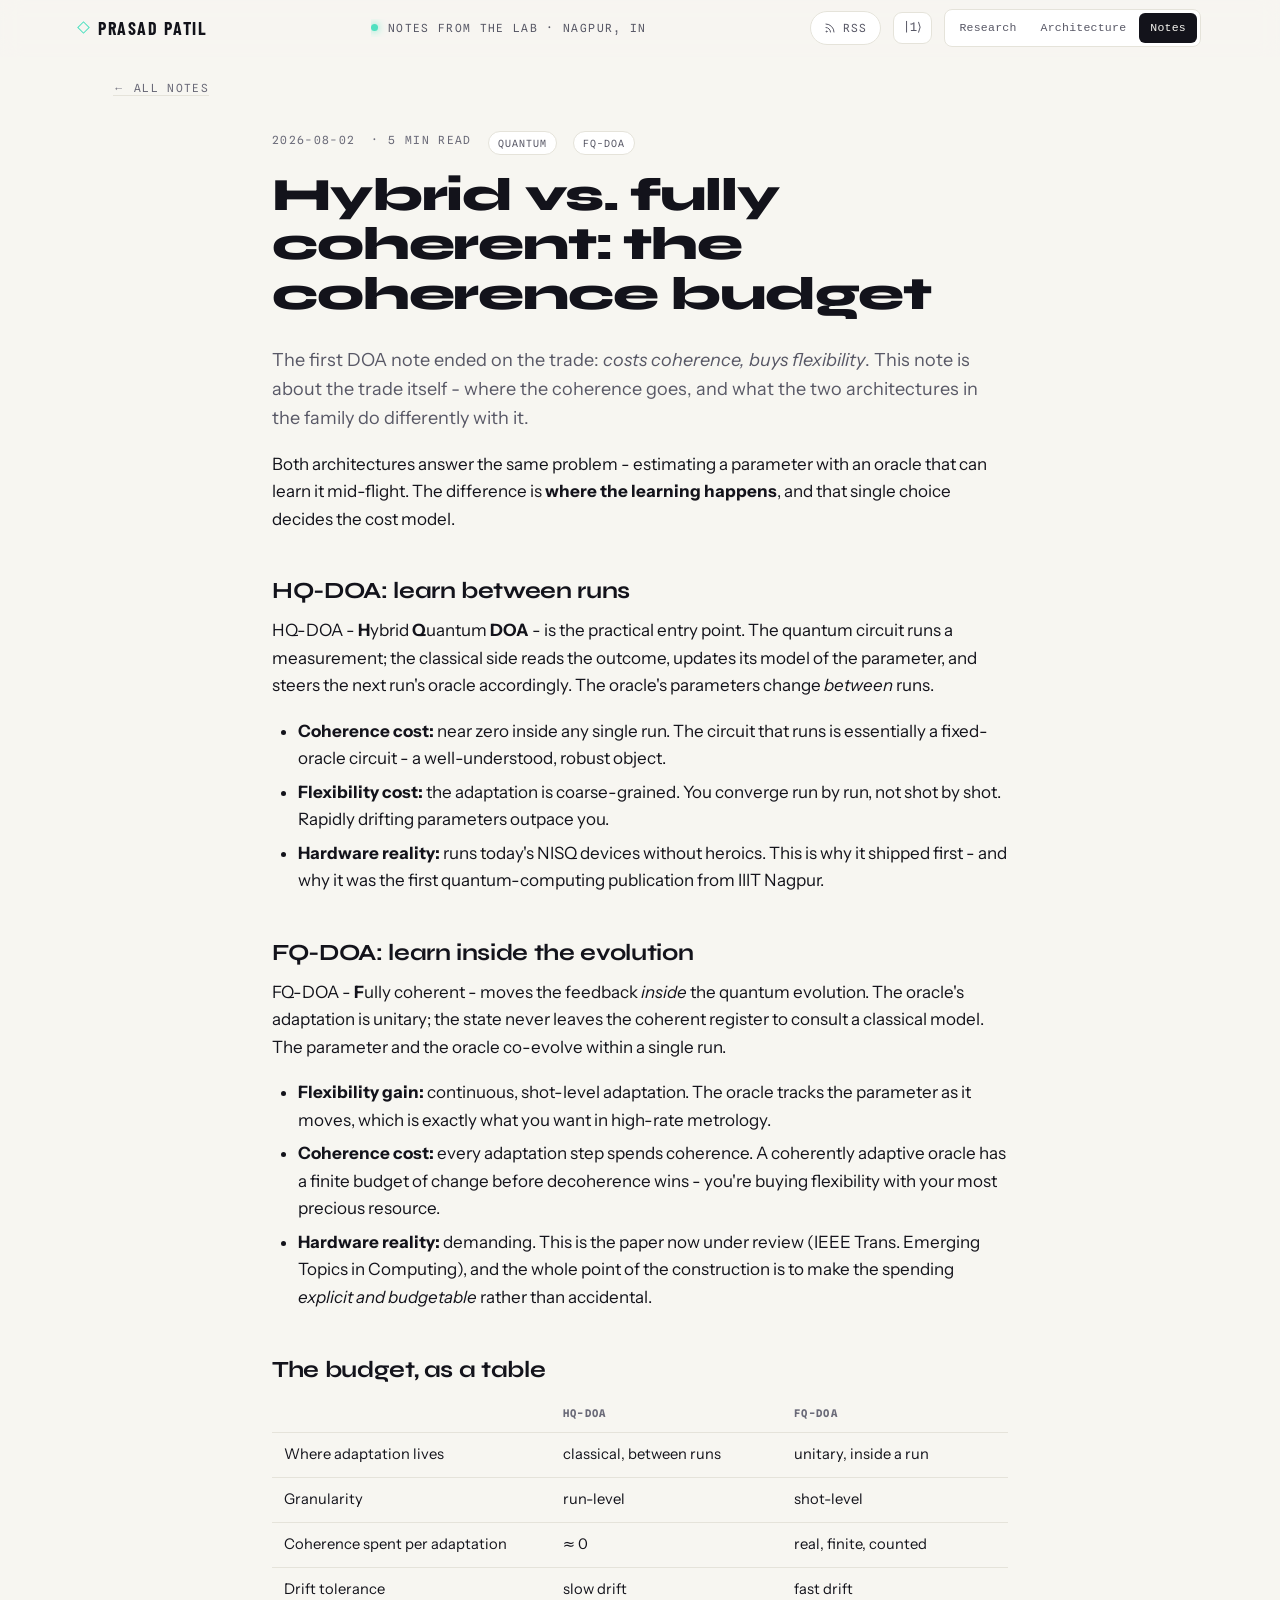
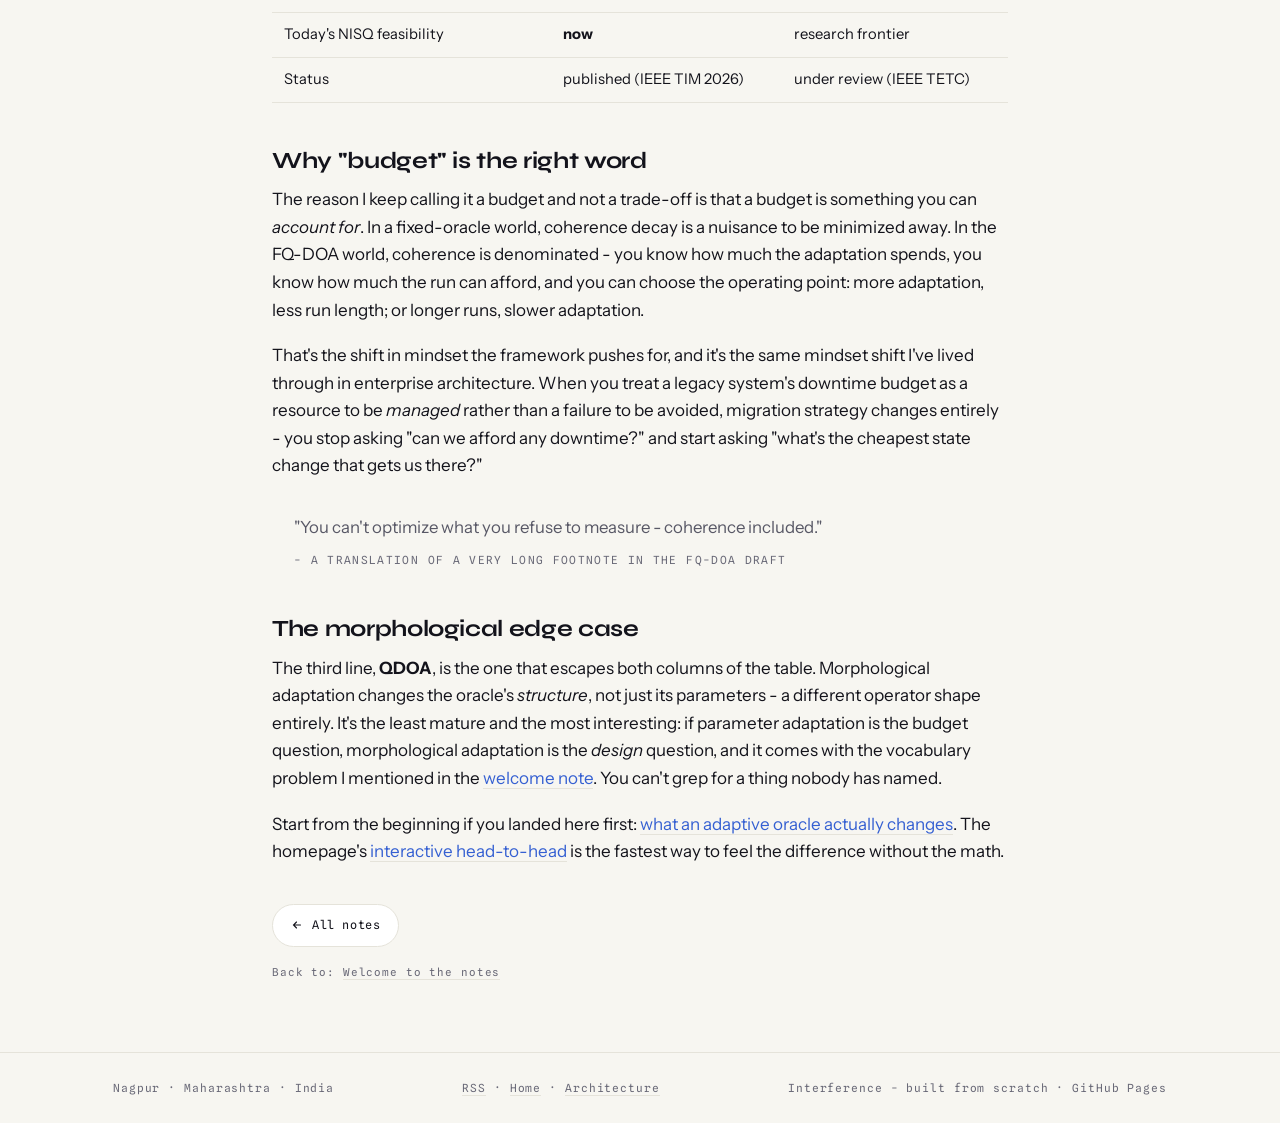
<file: notes/hybrid-vs-fully-coherent.html>
<!DOCTYPE html>
<html lang="en">
<head>
<meta charset="UTF-8">
<meta name="viewport" content="width=device-width, initial-scale=1.0">
<meta name="color-scheme" content="light dark">
<title>Hybrid vs. fully coherent: the coherence budget · Prasad Patil</title>
<meta name="description" content="HQ-DOA trades a little coherence for flexibility; FQ-DOA keeps the oracle coherent end to end. Notes on the trade you're actually making.">
<link rel="icon" href="../favicon.svg" type="image/svg+xml">
<link rel="icon" href="../favicon-32.png" sizes="32x32" type="image/png">
<link rel="apple-touch-icon" href="../apple-touch-icon.png">
<meta property="og:type" content="article">
<meta property="og:title" content="Hybrid vs. fully coherent: the coherence budget">
<meta property="og:description" content="HQ-DOA trades a little coherence for flexibility; FQ-DOA keeps the oracle coherent end to end. Notes on the trade you're actually making.">
<meta property="og:url" content="https://prasadpatil25.github.io/prasadpatil25/notes/hybrid-vs-fully-coherent.html">
<meta property="og:image" content="https://prasadpatil25.github.io/prasadpatil25/og-card.png">
<link rel="canonical" href="https://prasadpatil25.github.io/prasadpatil25/notes/hybrid-vs-fully-coherent.html">
<link rel="alternate" type="application/rss+xml" title="Prasad Patil - Notes (RSS)" href="../feed.xml">
<meta name="theme-color" content="#F7F6F1" media="(prefers-color-scheme: light)">
<meta name="theme-color" content="#0E0E16" media="(prefers-color-scheme: dark)">
<link rel="preconnect" href="https://fonts.googleapis.com">
<link rel="preconnect" href="https://fonts.gstatic.com" crossorigin>
<link href="https://fonts.googleapis.com/css2?family=Barlow+Condensed:wght@700&family=Syne:wght@500;600;700;800&family=Instrument+Sans:wght@400;500;600&family=Spline+Sans+Mono:wght@400;500&display=swap" rel="stylesheet">
<style>
  :root{
    --paper:#F7F6F1; --paper2:#FFFFFF; --ink:#13131B; --mut:#585866; --dim:#6A6A78; --hair:#E5E3DA;
    --ir1:#4FE0C0; --ir2:#7B9BFF; --ir3:#C77DFF; --ir4:#FF9BC5;
    --grad:linear-gradient(100deg,var(--ir1),var(--ir2) 38%,var(--ir3) 72%,var(--ir4));
    --ir2t:#3560D2; --ir3t:#8A3FD6;
    --grad-text:linear-gradient(100deg,#0B8F78,#3560D2 42%,#8A3FD6 74%,#C7519E);
    --fd:"Syne"; --fb:"Instrument Sans"; --fm:"Spline Sans Mono";
    --ease:cubic-bezier(.22,.61,.36,1);
    --pad:clamp(20px,4.5vw,48px);
    --tbbg:color-mix(in srgb,var(--paper) 90%,transparent); --tbline:var(--hair);
    --tbpanel:var(--paper2); --tbacc:var(--ir1); --tbmut:var(--mut);
  }
  html[data-theme="dark"]{
    --paper:#0E0E16; --paper2:#161623; --ink:#ECEBF5; --mut:#A6A4BA; --dim:#84829B; --hair:#262639;
    --ir2t:#7B9BFF; --ir3t:#C77DFF; --grad-text:var(--grad);
  }
  *{box-sizing:border-box;}
  html{scroll-behavior:smooth;}
  @media (prefers-reduced-motion: reduce){html{scroll-behavior:auto;}}
  body{margin:0; background:var(--paper); color:var(--ink); font-family:var(--fb),system-ui,sans-serif;
    font-size:17px; line-height:1.62; -webkit-font-smoothing:antialiased;}
  a{color:inherit; text-decoration:none;}
  button{font:inherit; color:inherit;}
  :focus-visible{outline:2px solid var(--ir2); outline-offset:3px; border-radius:4px;}
  .mono{font-family:var(--fm),monospace;}

  /* ===== masthead ===== */
  .kbtn{font-family:var(--fm); font-size:.74rem; border:1px solid var(--hair); border-radius:9px; padding:5px 9px;
    background:var(--paper2); cursor:pointer; color:var(--mut); transition:.2s var(--ease); flex:none;}
  .kbtn:hover{color:var(--ink); border-color:var(--ir2);}

  /* ===== article ===== */
  .page{max-width:1150px; margin:0 auto; padding-inline:var(--pad);}
  .navline{padding:22px 0 0; font-family:var(--fm); font-size:.7rem; letter-spacing:.12em; text-transform:uppercase; color:var(--dim);}
  .navline a{border-bottom:1px solid var(--hair); transition:border-color .2s;}
  .navline a:hover{border-color:var(--ir2); color:var(--ink);}
  article{padding:34px 0 10px; max-width:46rem; margin:0 auto;}
  .meta{font-family:var(--fm); font-size:.7rem; letter-spacing:.12em; text-transform:uppercase; color:var(--dim);
    display:flex; flex-wrap:wrap; gap:8px 16px; margin-bottom:16px;}
  .tag{color:var(--mut); border:1px solid var(--hair); border-radius:999px; padding:3px 9px; background:var(--paper2);
    letter-spacing:.1em; font-size:.62rem;}
  h1{font-family:var(--fd); font-weight:800; font-size:clamp(2rem,4.6vw,2.9rem); line-height:1.06; letter-spacing:-.025em; margin:0 0 26px;}
  h2{font-family:var(--fd); font-weight:700; font-size:1.45rem; letter-spacing:-.015em; margin:44px 0 12px; line-height:1.2;}
  h3{font-family:var(--fd); font-weight:600; font-size:1.14rem; margin:30px 0 10px;}
  p{margin:0 0 18px; color:var(--ink);}
  .lede{font-size:1.13rem; color:var(--mut);}
  .lede b{color:var(--ink);}
  a.in{border-bottom:1px solid var(--hair); transition:border-color .2s; color:var(--ir2t);}
  html[data-theme="dark"] a.in{color:var(--ir2);}
  a.in:hover{border-color:var(--ir2);}
  blockquote{margin:26px 0; padding:2px 0 2px 22px; border-left:3px solid var(--grad);
    color:var(--mut); font-size:1.05rem;}
  blockquote p{margin:6px 0; color:var(--mut);}
  blockquote .who{display:block; font-family:var(--fm); font-size:.7rem; letter-spacing:.12em; text-transform:uppercase; color:var(--dim); margin-top:10px;}
  ul,ol{padding-left:26px; margin:0 0 20px; color:var(--ink);}
  li{margin:6px 0;}
  code{font-family:var(--fm),monospace; font-size:.86em; background:var(--paper2); border:1px solid var(--hair);
    border-radius:6px; padding:2px 6px; color:var(--ir3t);}
  html[data-theme="dark"] code{color:var(--ir3);}
  pre{background:var(--paper2); border:1px solid var(--hair); border-radius:14px; padding:18px 20px; overflow-x:auto;
    font-family:var(--fm),monospace; font-size:.83rem; line-height:1.7; margin:0 0 22px; color:var(--mut);}
  pre code{background:none; border:none; padding:0; color:var(--ink);}
  table{width:100%; border-collapse:collapse; margin:0 0 24px; font-size:.92rem;}
  th,td{text-align:left; padding:10px 12px; border-bottom:1px solid var(--hair); vertical-align:top;}
  th{font-family:var(--fm); font-size:.66rem; letter-spacing:.12em; text-transform:uppercase; color:var(--dim);}
  td b{color:var(--ink);}
  hr{border:0; height:1px; background:var(--hair); margin:40px 0;}

  /* ===== foot ===== */
  .foot{padding:10px 0 70px; max-width:46rem; margin:0 auto;}
  .foot .back{display:inline-flex; align-items:center; gap:9px; font-family:var(--fm); font-size:.74rem; letter-spacing:.05em;
    padding:11px 18px; border-radius:999px; border:1px solid var(--hair); background:var(--paper2); transition:.24s var(--ease);}
  .foot .back:hover{transform:translateY(-2px); border-color:var(--ir2); box-shadow:0 14px 30px -16px rgba(123,155,255,.55);}
  .foot .back svg{width:12px; height:12px;}
  .foot .fin-note{font-family:var(--fm); font-size:.68rem; letter-spacing:.08em; color:var(--dim); margin-top:16px; line-height:1.8;}
  .foot .fin-note a{border-bottom:1px solid var(--hair); transition:border-color .2s;}
  .foot .fin-note a:hover{border-color:var(--ir2);}

  footer{border-top:1px solid var(--hair); padding:26px 0;}
  .fin{max-width:1150px; margin:0 auto; padding-inline:var(--pad); display:flex; justify-content:space-between; flex-wrap:wrap;
    gap:10px; font-family:var(--fm); font-size:.7rem; letter-spacing:.08em; color:var(--dim);}
  .fin a{border-bottom:1px solid var(--hair); transition:border-color .2s;}
  .fin a:hover{border-color:var(--ir2); color:var(--ink);}
</style>
<link rel="stylesheet" href="../topbar.css">
</head>
<body class="notes">

<header class="topbar" id="topbar">
  <div class="wrap topbar-in">
    <a class="brand" href="../"><em></em>Prasad Patil</a>
    <div class="topbar-mid">
      <span class="status"><i></i>Notes from the lab · Nagpur, IN</span>
    </div>
    <div class="topbar-end">
      <a class="rss" href="../feed.xml" title="Subscribe to the Notes feed">
        <svg viewBox="0 0 24 24" fill="none" stroke="currentColor" stroke-width="2" stroke-linecap="round" stroke-linejoin="round"><path d="M4 11a9 9 0 0 1 9 9"/><path d="M4 4a16 16 0 0 1 16 16"/><circle cx="5" cy="19" r="1"/></svg>RSS</a>
      <button class="kbtn ktgl" aria-label="Toggle light and dark theme" title="Flip the basis state">|1⟩</button>
      <span class="swx" role="group" aria-label="Site sections">
        <a href="../" data-track="/cta/to-research">Research</a>
        <a href="../architect.html" data-track="/cta/to-architecture">Architecture</a>
        <a href="../notes/" aria-current="page">Notes</a>
      </span>
    </div>
  </div>
</header>

<main class="page">
  <div class="navline"><a href="../notes/">← All notes</a></div>

  <article>
    <div class="meta">
      <span>2026-08-02</span><span>· 5 min read</span><span class="tag">quantum</span><span class="tag">FQ-DOA</span>
    </div>
    <h1>Hybrid vs. fully coherent: the coherence budget</h1>
    <p class="lede">The first DOA note ended on the trade: <em>costs coherence, buys flexibility</em>. This note is about the trade itself - where the coherence goes, and what the two architectures in the family do differently with it.</p>

    <p>Both architectures answer the same problem - estimating a parameter with an oracle that can learn it mid-flight. The difference is <b>where the learning happens</b>, and that single choice decides the cost model.</p>

    <h2>HQ-DOA: learn between runs</h2>
    <p>HQ-DOA - <b>H</b>ybrid <b>Q</b>uantum <b>DOA</b> - is the practical entry point. The quantum circuit runs a measurement; the classical side reads the outcome, updates its model of the parameter, and steers the next run's oracle accordingly. The oracle's parameters change <em>between</em> runs.</p>
    <ul>
      <li><b>Coherence cost:</b> near zero inside any single run. The circuit that runs is essentially a fixed-oracle circuit - a well-understood, robust object.</li>
      <li><b>Flexibility cost:</b> the adaptation is coarse-grained. You converge run by run, not shot by shot. Rapidly drifting parameters outpace you.</li>
      <li><b>Hardware reality:</b> runs today's NISQ devices without heroics. This is why it shipped first - and why it was the first quantum-computing publication from IIIT Nagpur.</li>
    </ul>

    <h2>FQ-DOA: learn inside the evolution</h2>
    <p>FQ-DOA - <b>F</b>ully coherent - moves the feedback <em>inside</em> the quantum evolution. The oracle's adaptation is unitary; the state never leaves the coherent register to consult a classical model. The parameter and the oracle co-evolve within a single run.</p>
    <ul>
      <li><b>Flexibility gain:</b> continuous, shot-level adaptation. The oracle tracks the parameter as it moves, which is exactly what you want in high-rate metrology.</li>
      <li><b>Coherence cost:</b> every adaptation step spends coherence. A coherently adaptive oracle has a finite budget of change before decoherence wins - you're buying flexibility with your most precious resource.</li>
      <li><b>Hardware reality:</b> demanding. This is the paper now under review (IEEE Trans. Emerging Topics in Computing), and the whole point of the construction is to make the spending <em>explicit and budgetable</em> rather than accidental.</li>
    </ul>

    <h2>The budget, as a table</h2>
    <table>
      <tr><th></th><th>HQ-DOA</th><th>FQ-DOA</th></tr>
      <tr><td>Where adaptation lives</td><td>classical, between runs</td><td>unitary, inside a run</td></tr>
      <tr><td>Granularity</td><td>run-level</td><td>shot-level</td></tr>
      <tr><td>Coherence spent per adaptation</td><td>≈ 0</td><td>real, finite, counted</td></tr>
      <tr><td>Drift tolerance</td><td>slow drift</td><td>fast drift</td></tr>
      <tr><td>Today's NISQ feasibility</td><td><b>now</b></td><td>research frontier</td></tr>
      <tr><td>Status</td><td>published (IEEE TIM 2026)</td><td>under review (IEEE TETC)</td></tr>
    </table>

    <h2>Why "budget" is the right word</h2>
    <p>The reason I keep calling it a budget and not a trade-off is that a budget is something you can <em>account for</em>. In a fixed-oracle world, coherence decay is a nuisance to be minimized away. In the FQ-DOA world, coherence is denominated - you know how much the adaptation spends, you know how much the run can afford, and you can choose the operating point: more adaptation, less run length; or longer runs, slower adaptation.</p>

    <p>That's the shift in mindset the framework pushes for, and it's the same mindset shift I've lived through in enterprise architecture. When you treat a legacy system's downtime budget as a resource to be <em>managed</em> rather than a failure to be avoided, migration strategy changes entirely - you stop asking "can we afford any downtime?" and start asking "what's the cheapest state change that gets us there?"</p>

    <blockquote>
      <p>"You can't optimize what you refuse to measure - coherence included."</p>
      <span class="who">- a translation of a very long footnote in the FQ-DOA draft</span>
    </blockquote>

    <h2>The morphological edge case</h2>
    <p>The third line, <b>QDOA</b>, is the one that escapes both columns of the table. Morphological adaptation changes the oracle's <em>structure</em>, not just its parameters - a different operator shape entirely. It's the least mature and the most interesting: if parameter adaptation is the budget question, morphological adaptation is the <em>design</em> question, and it comes with the vocabulary problem I mentioned in the <a class="in" href="welcome-to-notes.html">welcome note</a>. You can't grep for a thing nobody has named.</p>

    <p>Start from the beginning if you landed here first: <a class="in" href="what-adaptive-oracles-change.html">what an adaptive oracle actually changes</a>. The homepage's <a class="in" href="../#research">interactive head-to-head</a> is the fastest way to feel the difference without the math.</p>
  </article>

  <div class="foot">
    <a class="back" href="../notes/">
      <svg viewBox="0 0 24 24" fill="none" stroke="currentColor" stroke-width="2.2" stroke-linecap="round"><path d="M19 12H5M11 6l-6 6 6 6"/></svg>All notes</a>
    <div class="fin-note">Back to: <a href="welcome-to-notes.html">Welcome to the notes</a></div>
  </div>
</main>

<footer>
  <div class="fin">
    <span>Nagpur · Maharashtra · India</span>
    <span><a href="../feed.xml">RSS</a> · <a href="../">Home</a> · <a href="../architect.html">Architecture</a></span>
    <span>Interference - built from scratch · GitHub Pages</span>
  </div>
</footer>

<nav class="nbot" aria-label="Notes utilities">
  <a class="rss" href="../feed.xml" title="Subscribe to the Notes feed">
    <svg viewBox="0 0 24 24" fill="none" stroke="currentColor" stroke-width="2" stroke-linecap="round" stroke-linejoin="round"><path d="M4 11a9 9 0 0 1 9 9"/><path d="M4 4a16 16 0 0 1 16 16"/><circle cx="5" cy="19" r="1"/></svg>RSS</a>
  <button class="kbtn ktgl" aria-label="Toggle light and dark theme" title="Flip the basis state">|1⟩</button>
</nav>

<script>
(function(){
  "use strict";
  var rootEl=document.documentElement;
  var ks=Array.prototype.slice.call(document.querySelectorAll(".ktgl"));
  function setTheme(t){
    rootEl.setAttribute("data-theme",t);
    var lab=(t==="dark")?"|0\u27E9":"|1\u27E9";
    ks.forEach(function(k){k.textContent=lab;});
    try{localStorage.setItem("pp-int-theme",t);}catch(e){}
  }
  var saved=null; try{saved=localStorage.getItem("pp-int-theme");}catch(e){}
  setTheme(saved || (window.matchMedia("(prefers-color-scheme: dark)").matches?"dark":"light"));
  ks.forEach(function(k){k.addEventListener("click",function(){setTheme(rootEl.getAttribute("data-theme")==="dark"?"light":"dark");});});
  var topbar=document.getElementById("topbar");
  function onScroll(){if(window.scrollY>8)topbar.classList.add("stuck");else topbar.classList.remove("stuck");}
  window.addEventListener("scroll",onScroll,{passive:true}); onScroll();
})();
</script>
</body>
</html>
</file>
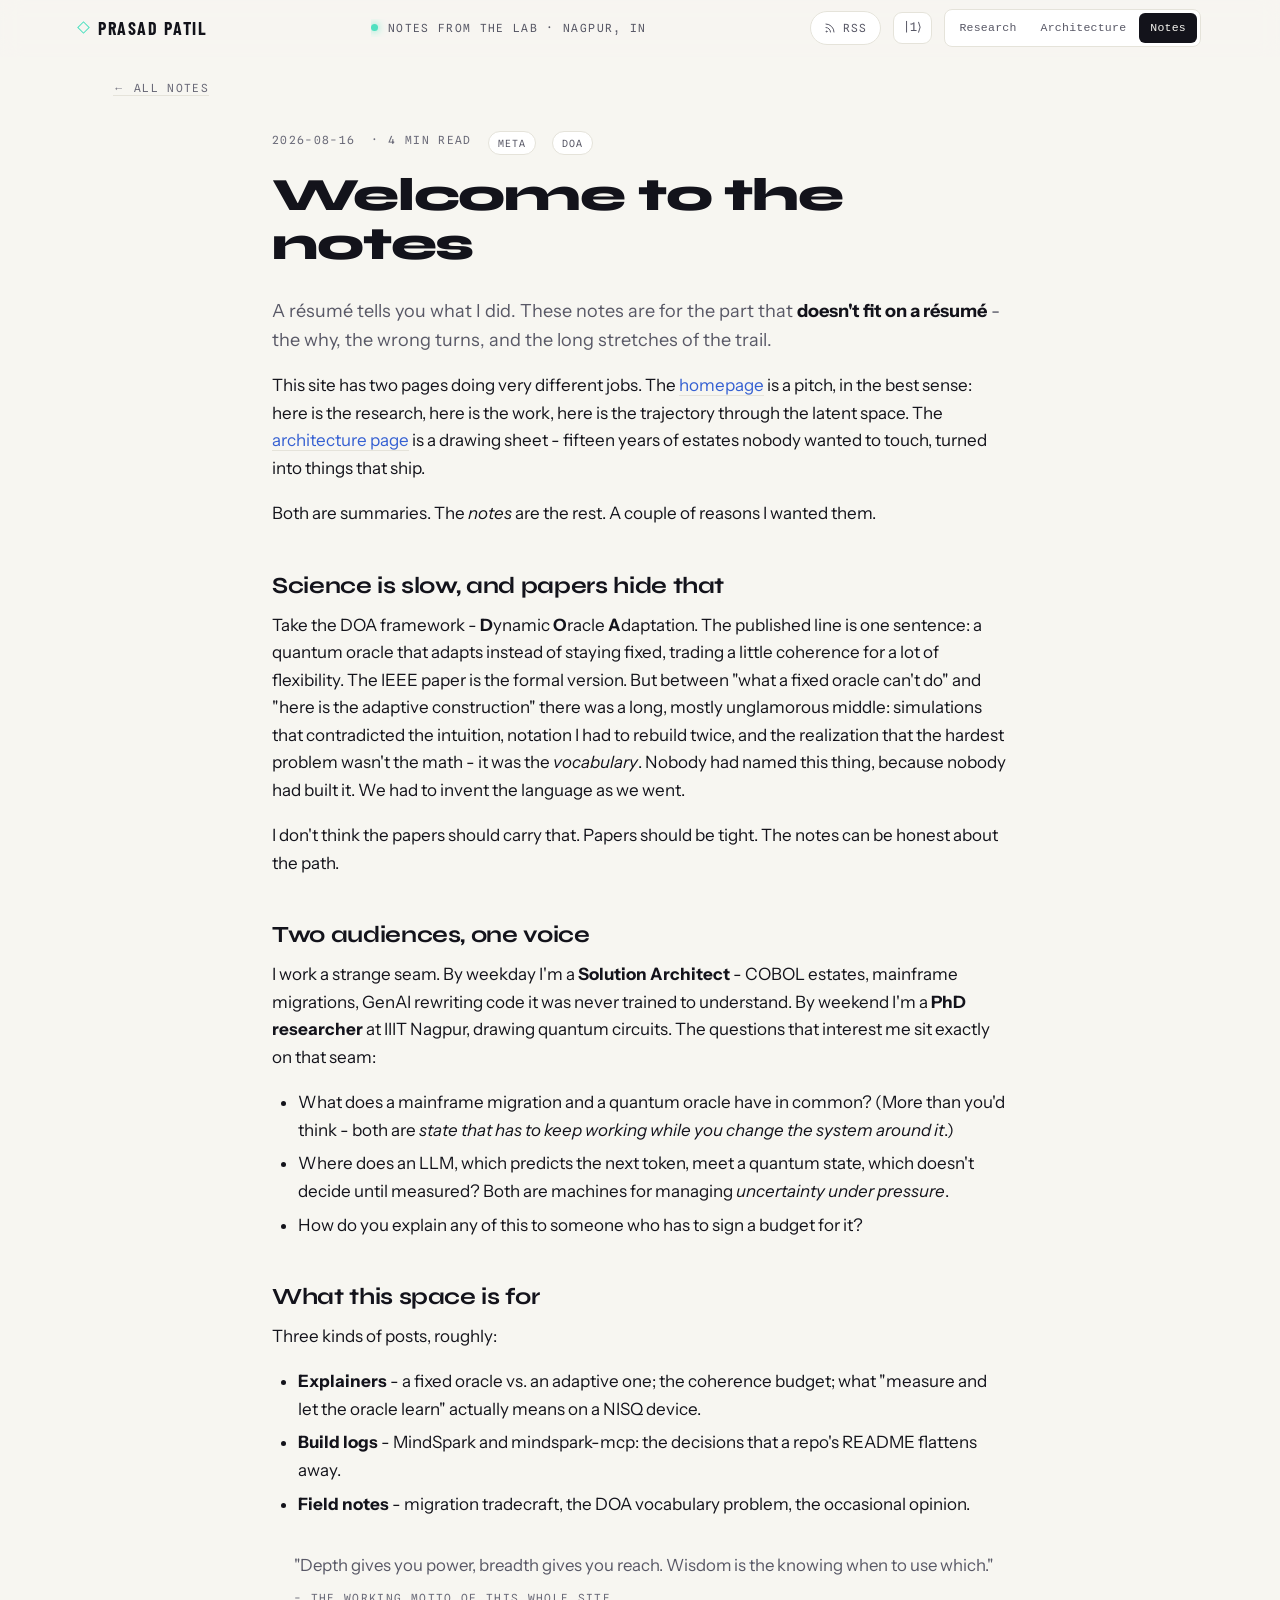
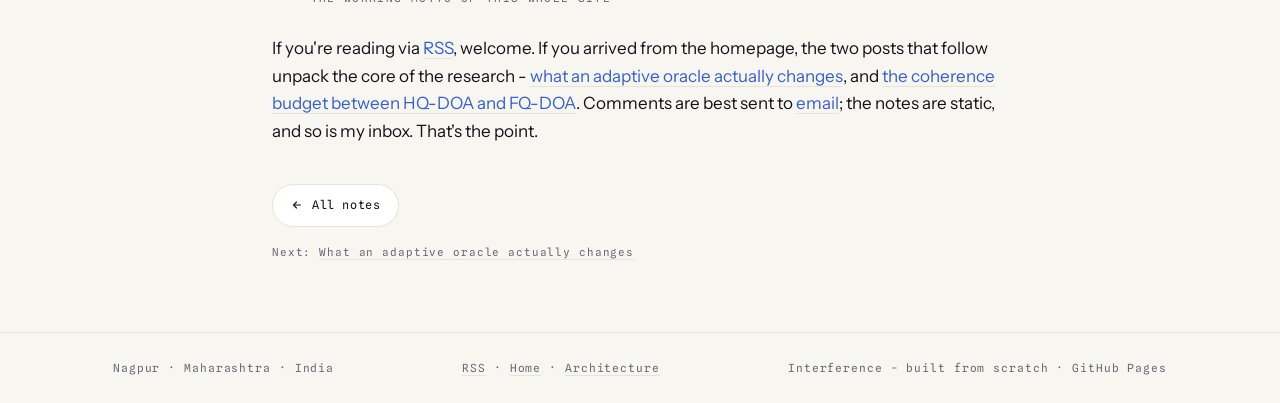
<file: notes/welcome-to-notes.html>
<!DOCTYPE html>
<html lang="en">
<head>
<meta charset="UTF-8">
<meta name="viewport" content="width=device-width, initial-scale=1.0">
<meta name="color-scheme" content="light dark">
<title>Welcome to the notes · Prasad Patil</title>
<meta name="description" content="Why a writing section on a résumé site - and what this space is for: the DOA framework, modernization tradecraft, and the things in between.">
<link rel="icon" href="../favicon.svg" type="image/svg+xml">
<link rel="icon" href="../favicon-32.png" sizes="32x32" type="image/png">
<link rel="apple-touch-icon" href="../apple-touch-icon.png">
<meta property="og:type" content="article">
<meta property="og:title" content="Welcome to the notes">
<meta property="og:description" content="Why a writing section on a résumé site - and what this space is for.">
<meta property="og:url" content="https://prasadpatil25.github.io/prasadpatil25/notes/welcome-to-notes.html">
<meta property="og:image" content="https://prasadpatil25.github.io/prasadpatil25/og-card.png">
<link rel="canonical" href="https://prasadpatil25.github.io/prasadpatil25/notes/welcome-to-notes.html">
<link rel="alternate" type="application/rss+xml" title="Prasad Patil - Notes (RSS)" href="../feed.xml">
<meta name="theme-color" content="#F7F6F1" media="(prefers-color-scheme: light)">
<meta name="theme-color" content="#0E0E16" media="(prefers-color-scheme: dark)">
<link rel="preconnect" href="https://fonts.googleapis.com">
<link rel="preconnect" href="https://fonts.gstatic.com" crossorigin>
<link href="https://fonts.googleapis.com/css2?family=Barlow+Condensed:wght@700&family=Syne:wght@500;600;700;800&family=Instrument+Sans:wght@400;500;600&family=Spline+Sans+Mono:wght@400;500&display=swap" rel="stylesheet">
<style>
  :root{
    --paper:#F7F6F1; --paper2:#FFFFFF; --ink:#13131B; --mut:#585866; --dim:#6A6A78; --hair:#E5E3DA;
    --ir1:#4FE0C0; --ir2:#7B9BFF; --ir3:#C77DFF; --ir4:#FF9BC5;
    --grad:linear-gradient(100deg,var(--ir1),var(--ir2) 38%,var(--ir3) 72%,var(--ir4));
    --ir2t:#3560D2; --ir3t:#8A3FD6;
    --grad-text:linear-gradient(100deg,#0B8F78,#3560D2 42%,#8A3FD6 74%,#C7519E);
    --fd:"Syne"; --fb:"Instrument Sans"; --fm:"Spline Sans Mono";
    --ease:cubic-bezier(.22,.61,.36,1);
    --pad:clamp(20px,4.5vw,48px);
    --tbbg:color-mix(in srgb,var(--paper) 90%,transparent); --tbline:var(--hair);
    --tbpanel:var(--paper2); --tbacc:var(--ir1); --tbmut:var(--mut);
  }
  html[data-theme="dark"]{
    --paper:#0E0E16; --paper2:#161623; --ink:#ECEBF5; --mut:#A6A4BA; --dim:#84829B; --hair:#262639;
    --ir2t:#7B9BFF; --ir3t:#C77DFF; --grad-text:var(--grad);
  }
  *{box-sizing:border-box;}
  html{scroll-behavior:smooth;}
  @media (prefers-reduced-motion: reduce){html{scroll-behavior:auto;}}
  body{margin:0; background:var(--paper); color:var(--ink); font-family:var(--fb),system-ui,sans-serif;
    font-size:17px; line-height:1.62; -webkit-font-smoothing:antialiased;}
  a{color:inherit; text-decoration:none;}
  button{font:inherit; color:inherit;}
  :focus-visible{outline:2px solid var(--ir2); outline-offset:3px; border-radius:4px;}
  .mono{font-family:var(--fm),monospace;}

  /* ===== masthead ===== */
  .kbtn{font-family:var(--fm); font-size:.74rem; border:1px solid var(--hair); border-radius:9px; padding:5px 9px;
    background:var(--paper2); cursor:pointer; color:var(--mut); transition:.2s var(--ease); flex:none;}
  .kbtn:hover{color:var(--ink); border-color:var(--ir2);}

  /* ===== article ===== */
  .page{max-width:1150px; margin:0 auto; padding-inline:var(--pad);}
  .navline{padding:22px 0 0; font-family:var(--fm); font-size:.7rem; letter-spacing:.12em; text-transform:uppercase; color:var(--dim);}
  .navline a{border-bottom:1px solid var(--hair); transition:border-color .2s;}
  .navline a:hover{border-color:var(--ir2); color:var(--ink);}
  article{padding:34px 0 10px; max-width:46rem; margin:0 auto;}
  .meta{font-family:var(--fm); font-size:.7rem; letter-spacing:.12em; text-transform:uppercase; color:var(--dim);
    display:flex; flex-wrap:wrap; gap:8px 16px; margin-bottom:16px;}
  .tag{color:var(--mut); border:1px solid var(--hair); border-radius:999px; padding:3px 9px; background:var(--paper2);
    letter-spacing:.1em; font-size:.62rem;}
  h1{font-family:var(--fd); font-weight:800; font-size:clamp(2rem,4.6vw,2.9rem); line-height:1.06; letter-spacing:-.025em; margin:0 0 26px;}
  h2{font-family:var(--fd); font-weight:700; font-size:1.45rem; letter-spacing:-.015em; margin:44px 0 12px; line-height:1.2;}
  h3{font-family:var(--fd); font-weight:600; font-size:1.14rem; margin:30px 0 10px;}
  p{margin:0 0 18px; color:var(--ink);}
  .lede{font-size:1.13rem; color:var(--mut);}
  .lede b{color:var(--ink);}
  a.in{border-bottom:1px solid var(--hair); transition:border-color .2s; color:var(--ir2t);}
  html[data-theme="dark"] a.in{color:var(--ir2);}
  a.in:hover{border-color:var(--ir2);}
  blockquote{margin:26px 0; padding:2px 0 2px 22px; border-left:3px solid var(--grad);
    color:var(--mut); font-size:1.05rem;}
  blockquote p{margin:6px 0; color:var(--mut);}
  blockquote .who{display:block; font-family:var(--fm); font-size:.7rem; letter-spacing:.12em; text-transform:uppercase; color:var(--dim); margin-top:10px;}
  ul,ol{padding-left:26px; margin:0 0 20px; color:var(--ink);}
  li{margin:6px 0;}
  code{font-family:var(--fm),monospace; font-size:.86em; background:var(--paper2); border:1px solid var(--hair);
    border-radius:6px; padding:2px 6px; color:var(--ir3t);}
  html[data-theme="dark"] code{color:var(--ir3);}
  pre{background:var(--paper2); border:1px solid var(--hair); border-radius:14px; padding:18px 20px; overflow-x:auto;
    font-family:var(--fm),monospace; font-size:.83rem; line-height:1.7; margin:0 0 22px; color:var(--mut);}
  pre code{background:none; border:none; padding:0; color:var(--ink);}
  figure{margin:30px 0; border:1px solid var(--hair); border-radius:16px; background:var(--paper2); padding:18px;}
  figure img{width:100%; height:auto; display:block; border-radius:10px;}
  figcaption{font-family:var(--fm); font-size:.68rem; color:var(--dim); margin-top:12px; text-align:center; letter-spacing:.04em;}
  hr{border:0; height:1px; background:var(--hair); margin:40px 0;}

  /* ===== foot ===== */
  .foot{padding:10px 0 70px; max-width:46rem; margin:0 auto;}
  .foot .back{display:inline-flex; align-items:center; gap:9px; font-family:var(--fm); font-size:.74rem; letter-spacing:.05em;
    padding:11px 18px; border-radius:999px; border:1px solid var(--hair); background:var(--paper2); transition:.24s var(--ease);}
  .foot .back:hover{transform:translateY(-2px); border-color:var(--ir2); box-shadow:0 14px 30px -16px rgba(123,155,255,.55);}
  .foot .back svg{width:12px; height:12px;}
  .foot .fin-note{font-family:var(--fm); font-size:.68rem; letter-spacing:.08em; color:var(--dim); margin-top:16px; line-height:1.8;}

  footer{border-top:1px solid var(--hair); padding:26px 0;}
  .fin{max-width:1150px; margin:0 auto; padding-inline:var(--pad); display:flex; justify-content:space-between; flex-wrap:wrap;
    gap:10px; font-family:var(--fm); font-size:.7rem; letter-spacing:.08em; color:var(--dim);}
  .fin a{border-bottom:1px solid var(--hair); transition:border-color .2s;}
  .fin a:hover{border-color:var(--ir2); color:var(--ink);}
</style>
<link rel="stylesheet" href="../topbar.css">
</head>
<body class="notes">

<header class="topbar" id="topbar">
  <div class="wrap topbar-in">
    <a class="brand" href="../"><em></em>Prasad Patil</a>
    <div class="topbar-mid">
      <span class="status"><i></i>Notes from the lab · Nagpur, IN</span>
    </div>
    <div class="topbar-end">
      <a class="rss" href="../feed.xml" title="Subscribe to the Notes feed">
        <svg viewBox="0 0 24 24" fill="none" stroke="currentColor" stroke-width="2" stroke-linecap="round" stroke-linejoin="round"><path d="M4 11a9 9 0 0 1 9 9"/><path d="M4 4a16 16 0 0 1 16 16"/><circle cx="5" cy="19" r="1"/></svg>RSS</a>
      <button class="kbtn ktgl" aria-label="Toggle light and dark theme" title="Flip the basis state">|1⟩</button>
      <span class="swx" role="group" aria-label="Site sections">
        <a href="../" data-track="/cta/to-research">Research</a>
        <a href="../architect.html" data-track="/cta/to-architecture">Architecture</a>
        <a href="../notes/" aria-current="page">Notes</a>
      </span>
    </div>
  </div>
</header>

<main class="page">
  <div class="navline"><a href="../notes/">← All notes</a></div>

  <article>
    <div class="meta">
      <span>2026-08-16</span><span>· 4 min read</span><span class="tag">meta</span><span class="tag">DOA</span>
    </div>
    <h1>Welcome to the notes</h1>
    <p class="lede">A résumé tells you what I did. These notes are for the part that <b>doesn't fit on a résumé</b> - the why, the wrong turns, and the long stretches of the trail.</p>

    <p>This site has two pages doing very different jobs. The <a class="in" href="../">homepage</a> is a pitch, in the best sense: here is the research, here is the work, here is the trajectory through the latent space. The <a class="in" href="../architect.html">architecture page</a> is a drawing sheet - fifteen years of estates nobody wanted to touch, turned into things that ship.</p>

    <p>Both are summaries. The <em>notes</em> are the rest. A couple of reasons I wanted them.</p>

    <h2>Science is slow, and papers hide that</h2>
    <p>Take the DOA framework - <b>D</b>ynamic <b>O</b>racle <b>A</b>daptation. The published line is one sentence: a quantum oracle that adapts instead of staying fixed, trading a little coherence for a lot of flexibility. The IEEE paper is the formal version. But between "what a fixed oracle can't do" and "here is the adaptive construction" there was a long, mostly unglamorous middle: simulations that contradicted the intuition, notation I had to rebuild twice, and the realization that the hardest problem wasn't the math - it was the <em>vocabulary</em>. Nobody had named this thing, because nobody had built it. We had to invent the language as we went.</p>

    <p>I don't think the papers should carry that. Papers should be tight. The notes can be honest about the path.</p>

    <h2>Two audiences, one voice</h2>
    <p>I work a strange seam. By weekday I'm a <b>Solution Architect</b> - COBOL estates, mainframe migrations, GenAI rewriting code it was never trained to understand. By weekend I'm a <b>PhD researcher</b> at IIIT Nagpur, drawing quantum circuits. The questions that interest me sit exactly on that seam:</p>
    <ul>
      <li>What does a mainframe migration and a quantum oracle have in common? (More than you'd think - both are <em>state that has to keep working while you change the system around it</em>.)</li>
      <li>Where does an LLM, which predicts the next token, meet a quantum state, which doesn't decide until measured? Both are machines for managing <em>uncertainty under pressure</em>.</li>
      <li>How do you explain any of this to someone who has to sign a budget for it?</li>
    </ul>

    <h2>What this space is for</h2>
    <p>Three kinds of posts, roughly:</p>
    <ul>
      <li><b>Explainers</b> - a fixed oracle vs. an adaptive one; the coherence budget; what "measure and let the oracle learn" actually means on a NISQ device.</li>
      <li><b>Build logs</b> - MindSpark and mindspark-mcp: the decisions that a repo's README flattens away.</li>
      <li><b>Field notes</b> - migration tradecraft, the DOA vocabulary problem, the occasional opinion.</li>
    </ul>

    <blockquote>
      <p>"Depth gives you power, breadth gives you reach. Wisdom is the knowing when to use which."</p>
      <span class="who">- the working motto of this whole site</span>
    </blockquote>

    <p>If you're reading via <a class="in" href="../feed.xml">RSS</a>, welcome. If you arrived from the homepage, the two posts that follow unpack the core of the research - <a class="in" href="what-adaptive-oracles-change.html">what an adaptive oracle actually changes</a>, and <a class="in" href="hybrid-vs-fully-coherent.html">the coherence budget between HQ-DOA and FQ-DOA</a>. Comments are best sent to <a class="in" href="mailto:prasadpatil252@gmail.com">email</a>; the notes are static, and so is my inbox. That's the point.</p>
  </article>

  <div class="foot">
    <a class="back" href="../notes/">
      <svg viewBox="0 0 24 24" fill="none" stroke="currentColor" stroke-width="2.2" stroke-linecap="round"><path d="M19 12H5M11 6l-6 6 6 6"/></svg>All notes</a>
    <div class="fin-note">Next: <a href="what-adaptive-oracles-change.html" style="border-bottom:1px solid var(--hair)">What an adaptive oracle actually changes</a></div>
  </div>
</main>

<footer>
  <div class="fin">
    <span>Nagpur · Maharashtra · India</span>
    <span><a href="../feed.xml">RSS</a> · <a href="../">Home</a> · <a href="../architect.html">Architecture</a></span>
    <span>Interference - built from scratch · GitHub Pages</span>
  </div>
</footer>

<nav class="nbot" aria-label="Notes utilities">
  <a class="rss" href="../feed.xml" title="Subscribe to the Notes feed">
    <svg viewBox="0 0 24 24" fill="none" stroke="currentColor" stroke-width="2" stroke-linecap="round" stroke-linejoin="round"><path d="M4 11a9 9 0 0 1 9 9"/><path d="M4 4a16 16 0 0 1 16 16"/><circle cx="5" cy="19" r="1"/></svg>RSS</a>
  <button class="kbtn ktgl" aria-label="Toggle light and dark theme" title="Flip the basis state">|1⟩</button>
</nav>

<script>
(function(){
  "use strict";
  var rootEl=document.documentElement;
  var ks=Array.prototype.slice.call(document.querySelectorAll(".ktgl"));
  function setTheme(t){
    rootEl.setAttribute("data-theme",t);
    var lab=(t==="dark")?"|0\u27E9":"|1\u27E9";
    ks.forEach(function(k){k.textContent=lab;});
    try{localStorage.setItem("pp-int-theme",t);}catch(e){}
  }
  var saved=null; try{saved=localStorage.getItem("pp-int-theme");}catch(e){}
  setTheme(saved || (window.matchMedia("(prefers-color-scheme: dark)").matches?"dark":"light"));
  ks.forEach(function(k){k.addEventListener("click",function(){setTheme(rootEl.getAttribute("data-theme")==="dark"?"light":"dark");});});
  var topbar=document.getElementById("topbar");
  function onScroll(){if(window.scrollY>8)topbar.classList.add("stuck");else topbar.classList.remove("stuck");}
  window.addEventListener("scroll",onScroll,{passive:true}); onScroll();
})();
</script>
</body>
</html>
</file>
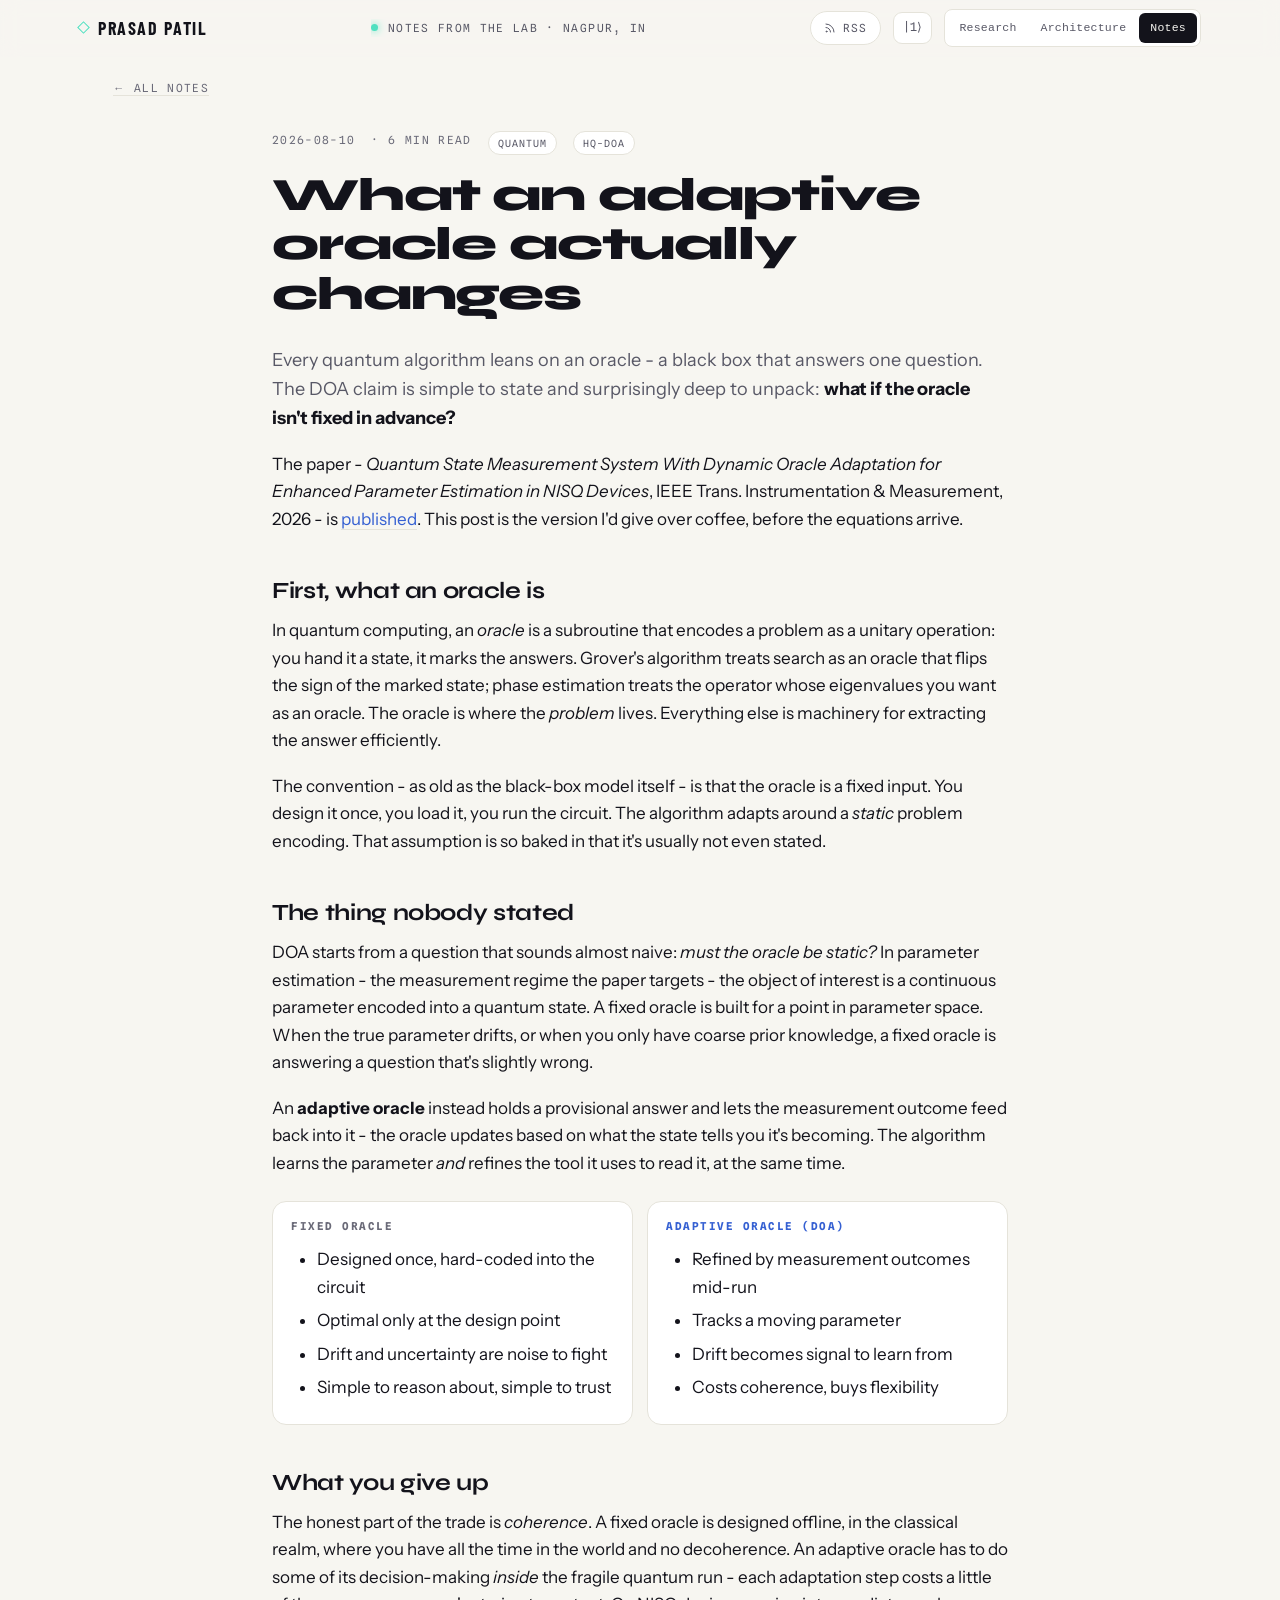
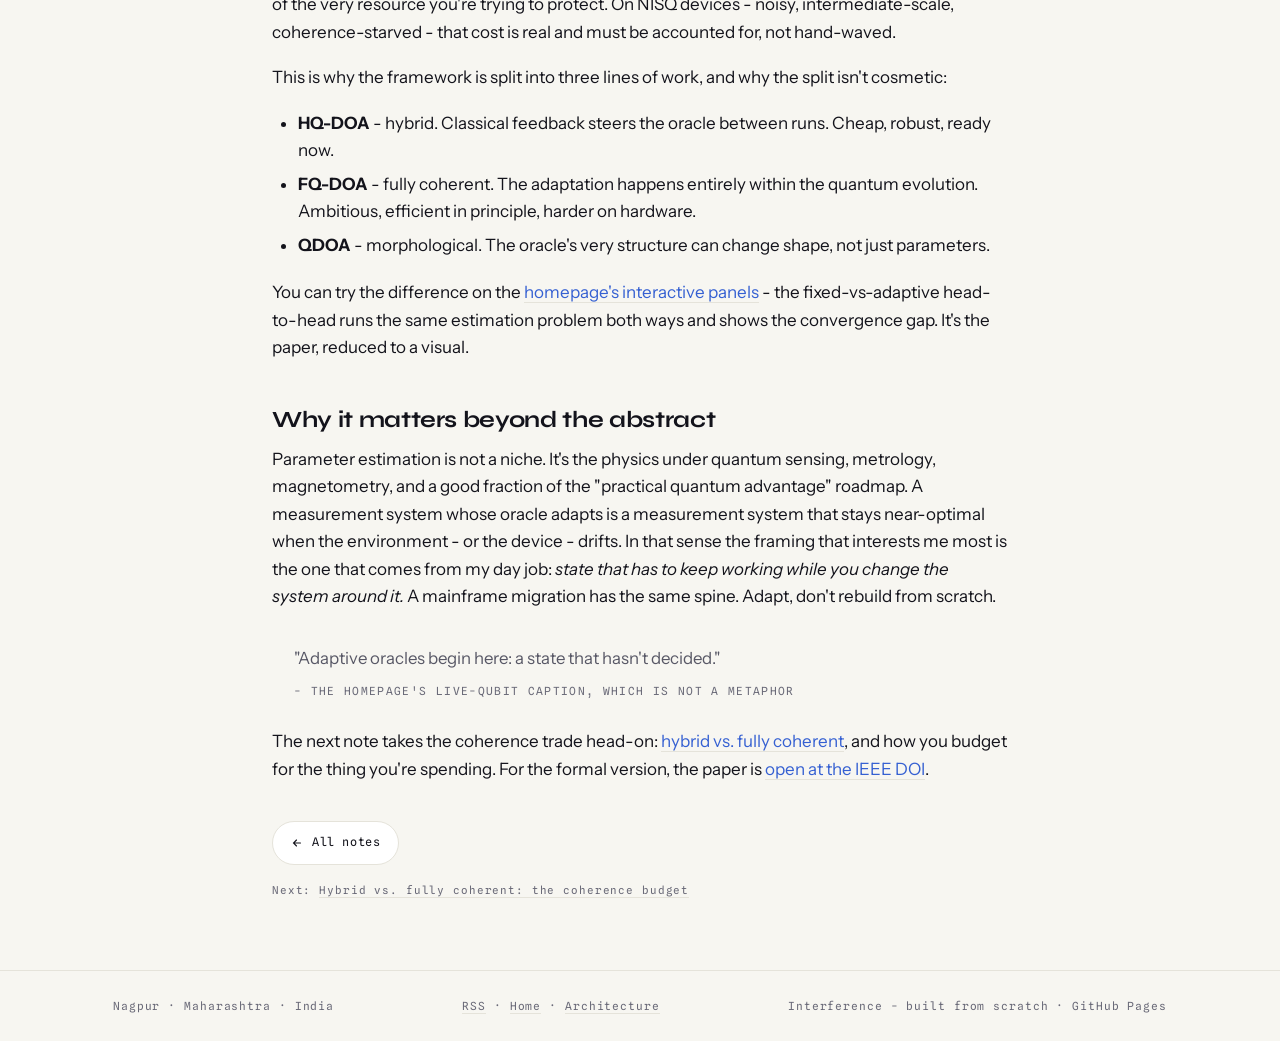
<file: notes/what-adaptive-oracles-change.html>
<!DOCTYPE html>
<html lang="en">
<head>
<meta charset="UTF-8">
<meta name="viewport" content="width=device-width, initial-scale=1.0">
<meta name="color-scheme" content="light dark">
<title>What an adaptive oracle actually changes · Prasad Patil</title>
<meta name="description" content="A walk through the idea behind the first DOA paper: a quantum oracle that isn't fixed in advance - and what you give up and gain when it isn't.">
<link rel="icon" href="../favicon.svg" type="image/svg+xml">
<link rel="icon" href="../favicon-32.png" sizes="32x32" type="image/png">
<link rel="apple-touch-icon" href="../apple-touch-icon.png">
<meta property="og:type" content="article">
<meta property="og:title" content="What an adaptive oracle actually changes">
<meta property="og:description" content="A quantum oracle that isn't fixed in advance - and what you give up and gain when it isn't.">
<meta property="og:url" content="https://prasadpatil25.github.io/prasadpatil25/notes/what-adaptive-oracles-change.html">
<meta property="og:image" content="https://prasadpatil25.github.io/prasadpatil25/og-card.png">
<link rel="canonical" href="https://prasadpatil25.github.io/prasadpatil25/notes/what-adaptive-oracles-change.html">
<link rel="alternate" type="application/rss+xml" title="Prasad Patil - Notes (RSS)" href="../feed.xml">
<meta name="theme-color" content="#F7F6F1" media="(prefers-color-scheme: light)">
<meta name="theme-color" content="#0E0E16" media="(prefers-color-scheme: dark)">
<link rel="preconnect" href="https://fonts.googleapis.com">
<link rel="preconnect" href="https://fonts.gstatic.com" crossorigin>
<link href="https://fonts.googleapis.com/css2?family=Barlow+Condensed:wght@700&family=Syne:wght@500;600;700;800&family=Instrument+Sans:wght@400;500;600&family=Spline+Sans+Mono:wght@400;500&display=swap" rel="stylesheet">
<style>
  :root{
    --paper:#F7F6F1; --paper2:#FFFFFF; --ink:#13131B; --mut:#585866; --dim:#6A6A78; --hair:#E5E3DA;
    --ir1:#4FE0C0; --ir2:#7B9BFF; --ir3:#C77DFF; --ir4:#FF9BC5;
    --grad:linear-gradient(100deg,var(--ir1),var(--ir2) 38%,var(--ir3) 72%,var(--ir4));
    --ir2t:#3560D2; --ir3t:#8A3FD6;
    --grad-text:linear-gradient(100deg,#0B8F78,#3560D2 42%,#8A3FD6 74%,#C7519E);
    --fd:"Syne"; --fb:"Instrument Sans"; --fm:"Spline Sans Mono";
    --ease:cubic-bezier(.22,.61,.36,1);
    --pad:clamp(20px,4.5vw,48px);
    --tbbg:color-mix(in srgb,var(--paper) 90%,transparent); --tbline:var(--hair);
    --tbpanel:var(--paper2); --tbacc:var(--ir1); --tbmut:var(--mut);
  }
  html[data-theme="dark"]{
    --paper:#0E0E16; --paper2:#161623; --ink:#ECEBF5; --mut:#A6A4BA; --dim:#84829B; --hair:#262639;
    --ir2t:#7B9BFF; --ir3t:#C77DFF; --grad-text:var(--grad);
  }
  *{box-sizing:border-box;}
  html{scroll-behavior:smooth;}
  @media (prefers-reduced-motion: reduce){html{scroll-behavior:auto;}}
  body{margin:0; background:var(--paper); color:var(--ink); font-family:var(--fb),system-ui,sans-serif;
    font-size:17px; line-height:1.62; -webkit-font-smoothing:antialiased;}
  a{color:inherit; text-decoration:none;}
  button{font:inherit; color:inherit;}
  :focus-visible{outline:2px solid var(--ir2); outline-offset:3px; border-radius:4px;}
  .mono{font-family:var(--fm),monospace;}

  /* ===== masthead ===== */
  .kbtn{font-family:var(--fm); font-size:.74rem; border:1px solid var(--hair); border-radius:9px; padding:5px 9px;
    background:var(--paper2); cursor:pointer; color:var(--mut); transition:.2s var(--ease); flex:none;}
  .kbtn:hover{color:var(--ink); border-color:var(--ir2);}

  /* ===== article ===== */
  .page{max-width:1150px; margin:0 auto; padding-inline:var(--pad);}
  .navline{padding:22px 0 0; font-family:var(--fm); font-size:.7rem; letter-spacing:.12em; text-transform:uppercase; color:var(--dim);}
  .navline a{border-bottom:1px solid var(--hair); transition:border-color .2s;}
  .navline a:hover{border-color:var(--ir2); color:var(--ink);}
  article{padding:34px 0 10px; max-width:46rem; margin:0 auto;}
  .meta{font-family:var(--fm); font-size:.7rem; letter-spacing:.12em; text-transform:uppercase; color:var(--dim);
    display:flex; flex-wrap:wrap; gap:8px 16px; margin-bottom:16px;}
  .tag{color:var(--mut); border:1px solid var(--hair); border-radius:999px; padding:3px 9px; background:var(--paper2);
    letter-spacing:.1em; font-size:.62rem;}
  h1{font-family:var(--fd); font-weight:800; font-size:clamp(2rem,4.6vw,2.9rem); line-height:1.06; letter-spacing:-.025em; margin:0 0 26px;}
  h2{font-family:var(--fd); font-weight:700; font-size:1.45rem; letter-spacing:-.015em; margin:44px 0 12px; line-height:1.2;}
  h3{font-family:var(--fd); font-weight:600; font-size:1.14rem; margin:30px 0 10px;}
  p{margin:0 0 18px; color:var(--ink);}
  .lede{font-size:1.13rem; color:var(--mut);}
  .lede b{color:var(--ink);}
  a.in{border-bottom:1px solid var(--hair); transition:border-color .2s; color:var(--ir2t);}
  html[data-theme="dark"] a.in{color:var(--ir2);}
  a.in:hover{border-color:var(--ir2);}
  blockquote{margin:26px 0; padding:2px 0 2px 22px; border-left:3px solid var(--grad);
    color:var(--mut); font-size:1.05rem;}
  blockquote p{margin:6px 0; color:var(--mut);}
  blockquote .who{display:block; font-family:var(--fm); font-size:.7rem; letter-spacing:.12em; text-transform:uppercase; color:var(--dim); margin-top:10px;}
  ul,ol{padding-left:26px; margin:0 0 20px; color:var(--ink);}
  li{margin:6px 0;}
  code{font-family:var(--fm),monospace; font-size:.86em; background:var(--paper2); border:1px solid var(--hair);
    border-radius:6px; padding:2px 6px; color:var(--ir3t);}
  html[data-theme="dark"] code{color:var(--ir3);}
  pre{background:var(--paper2); border:1px solid var(--hair); border-radius:14px; padding:18px 20px; overflow-x:auto;
    font-family:var(--fm),monospace; font-size:.83rem; line-height:1.7; margin:0 0 22px; color:var(--mut);}
  pre code{background:none; border:none; padding:0; color:var(--ink);}
  figure{margin:30px 0; border:1px solid var(--hair); border-radius:16px; background:var(--paper2); padding:18px;}
  figure img{width:100%; height:auto; display:block; border-radius:10px;}
  figcaption{font-family:var(--fm); font-size:.68rem; color:var(--dim); margin-top:12px; text-align:center; letter-spacing:.04em;}
  .cmp{display:grid; grid-template-columns:1fr 1fr; gap:14px; margin:24px 0;}
  @media(max-width:620px){.cmp{grid-template-columns:1fr;}}
  .cmp .pane{border:1px solid var(--hair); border-radius:14px; background:var(--paper2); padding:16px 18px;}
  .cmp .pane h4{font-family:var(--fm); font-size:.68rem; letter-spacing:.14em; text-transform:uppercase; margin:0 0 10px;}
  .cmp .pane.fixed h4{color:var(--dim);}
  .cmp .pane.adapt h4{color:var(--ir2t);}
  .cmp .pane ul{margin:0;}
  hr{border:0; height:1px; background:var(--hair); margin:40px 0;}

  /* ===== foot ===== */
  .foot{padding:10px 0 70px; max-width:46rem; margin:0 auto;}
  .foot .back{display:inline-flex; align-items:center; gap:9px; font-family:var(--fm); font-size:.74rem; letter-spacing:.05em;
    padding:11px 18px; border-radius:999px; border:1px solid var(--hair); background:var(--paper2); transition:.24s var(--ease);}
  .foot .back:hover{transform:translateY(-2px); border-color:var(--ir2); box-shadow:0 14px 30px -16px rgba(123,155,255,.55);}
  .foot .back svg{width:12px; height:12px;}
  .foot .fin-note{font-family:var(--fm); font-size:.68rem; letter-spacing:.08em; color:var(--dim); margin-top:16px; line-height:1.8;}
  .foot .fin-note a{border-bottom:1px solid var(--hair); transition:border-color .2s;}
  .foot .fin-note a:hover{border-color:var(--ir2);}

  footer{border-top:1px solid var(--hair); padding:26px 0;}
  .fin{max-width:1150px; margin:0 auto; padding-inline:var(--pad); display:flex; justify-content:space-between; flex-wrap:wrap;
    gap:10px; font-family:var(--fm); font-size:.7rem; letter-spacing:.08em; color:var(--dim);}
  .fin a{border-bottom:1px solid var(--hair); transition:border-color .2s;}
  .fin a:hover{border-color:var(--ir2); color:var(--ink);}
</style>
<link rel="stylesheet" href="../topbar.css">
</head>
<body class="notes">

<header class="topbar" id="topbar">
  <div class="wrap topbar-in">
    <a class="brand" href="../"><em></em>Prasad Patil</a>
    <div class="topbar-mid">
      <span class="status"><i></i>Notes from the lab · Nagpur, IN</span>
    </div>
    <div class="topbar-end">
      <a class="rss" href="../feed.xml" title="Subscribe to the Notes feed">
        <svg viewBox="0 0 24 24" fill="none" stroke="currentColor" stroke-width="2" stroke-linecap="round" stroke-linejoin="round"><path d="M4 11a9 9 0 0 1 9 9"/><path d="M4 4a16 16 0 0 1 16 16"/><circle cx="5" cy="19" r="1"/></svg>RSS</a>
      <button class="kbtn ktgl" aria-label="Toggle light and dark theme" title="Flip the basis state">|1⟩</button>
      <span class="swx" role="group" aria-label="Site sections">
        <a href="../" data-track="/cta/to-research">Research</a>
        <a href="../architect.html" data-track="/cta/to-architecture">Architecture</a>
        <a href="../notes/" aria-current="page">Notes</a>
      </span>
    </div>
  </div>
</header>

<main class="page">
  <div class="navline"><a href="../notes/">← All notes</a></div>

  <article>
    <div class="meta">
      <span>2026-08-10</span><span>· 6 min read</span><span class="tag">quantum</span><span class="tag">HQ-DOA</span>
    </div>
    <h1>What an adaptive oracle actually changes</h1>
    <p class="lede">Every quantum algorithm leans on an oracle - a black box that answers one question. The DOA claim is simple to state and surprisingly deep to unpack: <b>what if the oracle isn't fixed in advance?</b></p>

    <p>The paper - <em>Quantum State Measurement System With Dynamic Oracle Adaptation for Enhanced Parameter Estimation in NISQ Devices</em>, IEEE Trans. Instrumentation &amp; Measurement, 2026 - is <a class="in" href="https://doi.org/10.1109/TIM.2026.3659640" target="_blank" rel="noopener">published</a>. This post is the version I'd give over coffee, before the equations arrive.</p>

    <h2>First, what an oracle is</h2>
    <p>In quantum computing, an <em>oracle</em> is a subroutine that encodes a problem as a unitary operation: you hand it a state, it marks the answers. Grover's algorithm treats search as an oracle that flips the sign of the marked state; phase estimation treats the operator whose eigenvalues you want as an oracle. The oracle is where the <em>problem</em> lives. Everything else is machinery for extracting the answer efficiently.</p>

    <p>The convention - as old as the black-box model itself - is that the oracle is a fixed input. You design it once, you load it, you run the circuit. The algorithm adapts around a <em>static</em> problem encoding. That assumption is so baked in that it's usually not even stated.</p>

    <h2>The thing nobody stated</h2>
    <p>DOA starts from a question that sounds almost naive: <em>must the oracle be static?</em> In parameter estimation - the measurement regime the paper targets - the object of interest is a continuous parameter encoded into a quantum state. A fixed oracle is built for a point in parameter space. When the true parameter drifts, or when you only have coarse prior knowledge, a fixed oracle is answering a question that's slightly wrong.</p>

    <p>An <strong>adaptive oracle</strong> instead holds a provisional answer and lets the measurement outcome feed back into it - the oracle updates based on what the state tells you it's becoming. The algorithm learns the parameter <em>and</em> refines the tool it uses to read it, at the same time.</p>

    <div class="cmp">
      <div class="pane fixed">
        <h4>Fixed oracle</h4>
        <ul>
          <li>Designed once, hard-coded into the circuit</li>
          <li>Optimal only at the design point</li>
          <li>Drift and uncertainty are noise to fight</li>
          <li>Simple to reason about, simple to trust</li>
        </ul>
      </div>
      <div class="pane adapt">
        <h4>Adaptive oracle (DOA)</h4>
        <ul>
          <li>Refined by measurement outcomes mid-run</li>
          <li>Tracks a moving parameter</li>
          <li>Drift becomes signal to learn from</li>
          <li>Costs coherence, buys flexibility</li>
        </ul>
      </div>
    </div>

    <h2>What you give up</h2>
    <p>The honest part of the trade is <em>coherence</em>. A fixed oracle is designed offline, in the classical realm, where you have all the time in the world and no decoherence. An adaptive oracle has to do some of its decision-making <em>inside</em> the fragile quantum run - each adaptation step costs a little of the very resource you're trying to protect. On NISQ devices - noisy, intermediate-scale, coherence-starved - that cost is real and must be accounted for, not hand-waved.</p>

    <p>This is why the framework is split into three lines of work, and why the split isn't cosmetic:</p>
    <ul>
      <li><b>HQ-DOA</b> - hybrid. Classical feedback steers the oracle between runs. Cheap, robust, ready now.</li>
      <li><b>FQ-DOA</b> - fully coherent. The adaptation happens entirely within the quantum evolution. Ambitious, efficient in principle, harder on hardware.</li>
      <li><b>QDOA</b> - morphological. The oracle's very structure can change shape, not just parameters.</li>
    </ul>

    <p>You can try the difference on the <a class="in" href="../#research">homepage's interactive panels</a> - the fixed-vs-adaptive head-to-head runs the same estimation problem both ways and shows the convergence gap. It's the paper, reduced to a visual.</p>

    <h2>Why it matters beyond the abstract</h2>
    <p>Parameter estimation is not a niche. It's the physics under quantum sensing, metrology, magnetometry, and a good fraction of the "practical quantum advantage" roadmap. A measurement system whose oracle adapts is a measurement system that stays near-optimal when the environment - or the device - drifts. In that sense the framing that interests me most is the one that comes from my day job: <em>state that has to keep working while you change the system around it.</em> A mainframe migration has the same spine. Adapt, don't rebuild from scratch.</p>

    <blockquote>
      <p>"Adaptive oracles begin here: a state that hasn't decided."</p>
      <span class="who">- the homepage's live-qubit caption, which is not a metaphor</span>
    </blockquote>

    <p>The next note takes the coherence trade head-on: <a class="in" href="hybrid-vs-fully-coherent.html">hybrid vs. fully coherent</a>, and how you budget for the thing you're spending. For the formal version, the paper is <a class="in" href="https://doi.org/10.1109/TIM.2026.3659640" target="_blank" rel="noopener">open at the IEEE DOI</a>.</p>
  </article>

  <div class="foot">
    <a class="back" href="../notes/">
      <svg viewBox="0 0 24 24" fill="none" stroke="currentColor" stroke-width="2.2" stroke-linecap="round"><path d="M19 12H5M11 6l-6 6 6 6"/></svg>All notes</a>
    <div class="fin-note">Next: <a href="hybrid-vs-fully-coherent.html">Hybrid vs. fully coherent: the coherence budget</a></div>
  </div>
</main>

<footer>
  <div class="fin">
    <span>Nagpur · Maharashtra · India</span>
    <span><a href="../feed.xml">RSS</a> · <a href="../">Home</a> · <a href="../architect.html">Architecture</a></span>
    <span>Interference - built from scratch · GitHub Pages</span>
  </div>
</footer>

<nav class="nbot" aria-label="Notes utilities">
  <a class="rss" href="../feed.xml" title="Subscribe to the Notes feed">
    <svg viewBox="0 0 24 24" fill="none" stroke="currentColor" stroke-width="2" stroke-linecap="round" stroke-linejoin="round"><path d="M4 11a9 9 0 0 1 9 9"/><path d="M4 4a16 16 0 0 1 16 16"/><circle cx="5" cy="19" r="1"/></svg>RSS</a>
  <button class="kbtn ktgl" aria-label="Toggle light and dark theme" title="Flip the basis state">|1⟩</button>
</nav>

<script>
(function(){
  "use strict";
  var rootEl=document.documentElement;
  var ks=Array.prototype.slice.call(document.querySelectorAll(".ktgl"));
  function setTheme(t){
    rootEl.setAttribute("data-theme",t);
    var lab=(t==="dark")?"|0\u27E9":"|1\u27E9";
    ks.forEach(function(k){k.textContent=lab;});
    try{localStorage.setItem("pp-int-theme",t);}catch(e){}
  }
  var saved=null; try{saved=localStorage.getItem("pp-int-theme");}catch(e){}
  setTheme(saved || (window.matchMedia("(prefers-color-scheme: dark)").matches?"dark":"light"));
  ks.forEach(function(k){k.addEventListener("click",function(){setTheme(rootEl.getAttribute("data-theme")==="dark"?"light":"dark");});});
  var topbar=document.getElementById("topbar");
  function onScroll(){if(window.scrollY>8)topbar.classList.add("stuck");else topbar.classList.remove("stuck");}
  window.addEventListener("scroll",onScroll,{passive:true}); onScroll();
})();
</script>
</body>
</html>
</file>
<file: topbar.css>
/* ============================================================
   SHARED TOP BAR — identical geometry on the research (index)
   and architecture pages. One master, two palettes.
   Colours arrive as semantic tokens defined per page:
     --tbbg    bar background
     --tbline  hairline / border
     --tbpanel panel fills (switcher, toggle button)
     --tbacc   accent (diamond, status dot, hover)
     --tbmut   muted text
   ============================================================ */
.topbar{position:sticky; top:0; z-index:60; background:var(--tbbg);
  backdrop-filter:blur(10px); border-bottom:1px solid transparent;
  transition:border-color .3s var(--ease);}
.topbar.stuck{border-bottom-color:var(--tbline);}
.topbar .wrap{max-width:1218px; margin:0 auto; padding-inline:var(--pad);}
.topbar-in{display:flex; align-items:center; justify-content:space-between; height:56px; gap:16px;}

/* brand — Barlow Condensed, identical on both pages */
.brand{font-family:"Barlow Condensed",var(--fd),sans-serif; font-weight:700; font-size:18px;
  letter-spacing:.09em; text-transform:uppercase; line-height:1.6;
  display:flex; align-items:center; gap:10px; white-space:nowrap; color:inherit;}
.brand em{font-style:normal; width:9px; height:9px; border:1.5px solid var(--tbacc);
  transform:rotate(45deg); flex:none;}

/* middle — page-specific content (status on research, section links on architecture) */
.topbar-mid{display:flex; align-items:center; min-width:0; overflow:hidden;}
.topbar-mid .status{font-family:var(--fm),monospace; font-size:.7rem; letter-spacing:.12em;
  text-transform:uppercase; color:var(--tbmut); display:flex; align-items:center; gap:10px; white-space:nowrap;}
.topbar-mid .status i{width:7px; height:7px; border-radius:50%; background:var(--tbacc);
  box-shadow:0 0 8px var(--tbacc); flex:none;}
.topbar-mid nav.sect{display:flex; align-items:center; gap:20px; white-space:nowrap;}
.topbar-mid nav.sect a{font-family:var(--fm),monospace; font-size:.7rem; letter-spacing:.05em;
  text-transform:uppercase; color:var(--tbmut); transition:color .2s;}
.topbar-mid nav.sect a:hover{color:var(--ink);}

/* end — site switcher, anchored right */
.topbar-end{display:flex; align-items:center; gap:12px; flex:none;}
.topbar-end .kbtn{display:none;}

/* notes pages — same topbar as the rest of the site, two notes-specific
   extras: the RSS link, and the theme toggle (notes pages have no left
   rail, so the toggle lives here on desktop). On mobile both move to a
   fixed bottom bar — the notes equivalent of the rail. */
body.notes .topbar-end .kbtn{display:inline-flex;}
body.notes .rss{display:inline-flex; align-items:center; gap:7px; font-family:var(--fm),monospace; font-size:.7rem;
  letter-spacing:.1em; text-transform:uppercase; color:var(--tbmut); border:1px solid var(--tbline);
  border-radius:999px; padding:7px 13px; background:var(--tbpanel); transition:.2s var(--ease); flex:none; white-space:nowrap;}
body.notes .rss:hover{color:var(--ink); border-color:var(--ir2); transform:translateY(-1px);}
body.notes .rss svg{width:12px; height:12px;}
body.notes .nbot{display:none;}

/* site switcher — geometry identical on both pages */
.swx{display:inline-flex; padding:3px; gap:2px; border:1px solid var(--tbline); border-radius:8px;
  background:var(--tbpanel); vertical-align:middle;}
.swx a{font-family:ui-monospace,SFMono-Regular,Menlo,Consolas,monospace; font-size:.72rem;
  letter-spacing:.02em; padding:6px 11px; border-radius:6px; color:var(--tbmut);
  transition:.18s var(--ease); white-space:nowrap; line-height:1.6;}
.swx a:hover{color:var(--ink);}
.swx a[aria-current="page"]{background:var(--ink); color:var(--paper); font-weight:400;}

/* mobile: single-row topbar (brand + swx); the left rail becomes a fixed
   bottom bar holding the section links (dots with labels, horizontally
   scrollable when tight) plus the theme toggle at its right edge */
@media(max-width:980px){
  .topbar-in{flex-wrap:wrap; justify-content:flex-start; gap:6px 12px; height:auto; min-height:52px;
    padding-block:6px; overflow:visible;}
  .brand{flex:none;}
  .topbar-end{margin-left:auto; flex:none;}
  .swx{flex:none;}
  .swx a{padding:6px 7px; font-size:.68rem;}
  .topbar-end .kbtn{display:none;}
  .topbar-mid{order:3; width:100%; min-width:0; overflow-x:auto; overflow-y:hidden;}
  .topbar-mid nav.sect{display:none;}
  section[id]{scroll-margin-top:76px; scroll-margin-bottom:72px;}

  /* rail: fixed bottom bar — section links stay one thumb-hop away,
     theme toggle docked at the right end of the same bar */
  .rail{top:auto; bottom:0; left:0; right:0; width:auto; height:calc(56px + env(safe-area-inset-bottom));
    flex-direction:row; align-items:stretch; justify-content:flex-start;
    padding:0 0 env(safe-area-inset-bottom); gap:0; border-right:0; border-top:1px solid var(--tbline);
    background:var(--tbbg); backdrop-filter:blur(10px);}
  .rail .mark, .rail .track{display:none;}
  .rail nav{order:1; flex-direction:row; gap:0; margin:0; flex:1 1 auto; min-width:0; align-items:stretch;
    overflow-x:auto; overflow-y:hidden; -webkit-overflow-scrolling:touch; scrollbar-width:thin;}
  .rail nav::-webkit-scrollbar{height:3px;}
  .rail nav::-webkit-scrollbar-track{background:transparent;}
  .rail nav::-webkit-scrollbar-thumb{background:var(--tbline); border-radius:2px;}
  .rail nav a{flex:1 1 auto; min-width:56px; width:auto; height:auto; display:flex; flex-direction:column;
    align-items:center; justify-content:center; gap:5px; padding:7px 4px 5px;}
  .rail nav a i{width:7px; height:7px; flex:none;}
  .rail nav a span{position:static; transform:none; opacity:1; pointer-events:none; background:none;
    border:0; box-shadow:none; padding:0; font-size:.52rem; letter-spacing:.05em; line-height:1.2;
    color:var(--tbmut); text-align:center;}
  .rail nav a.on span{color:var(--ink);}
  .rail .kbtn{order:2; display:grid; place-items:center; flex:none; align-self:stretch; min-width:52px;
    font-size:.8rem; padding:0 14px; border:0; border-left:1px solid var(--tbline); border-radius:0;
    background:transparent; color:var(--tbmut);}
  .rail .kbtn:hover{color:var(--ink); background:color-mix(in srgb,var(--paper2) 55%,transparent);}
  body{padding-bottom:calc(56px + env(safe-area-inset-bottom));}

  /* notes: RSS + theme slide down out of the topbar into the bottom bar */
  body.notes .topbar-end .rss, body.notes .topbar-end .kbtn{display:none;}
  body.notes .nbot{display:flex; position:fixed; bottom:0; left:0; right:0; z-index:60;
    height:calc(56px + env(safe-area-inset-bottom)); padding:0 0 env(safe-area-inset-bottom);
    align-items:stretch; border-top:1px solid var(--tbline);
    background:var(--tbbg); backdrop-filter:blur(10px);}
  body.notes .nbot .rss{flex:1 1 auto; justify-content:center; border:0; border-radius:0;
    background:transparent; font-size:.74rem; letter-spacing:.12em; transform:none;}
  body.notes .nbot .rss svg{width:13px; height:13px;}
  body.notes .nbot .kbtn{display:grid; place-items:center; flex:none; align-self:stretch; min-width:56px;
    font-size:.8rem; padding:0 14px; border:0; border-left:1px solid var(--tbline); border-radius:0;
    background:transparent; color:var(--tbmut);}
  body.notes .nbot .kbtn:hover{color:var(--ink); background:color-mix(in srgb,var(--paper2) 55%,transparent);}
}
</file>
